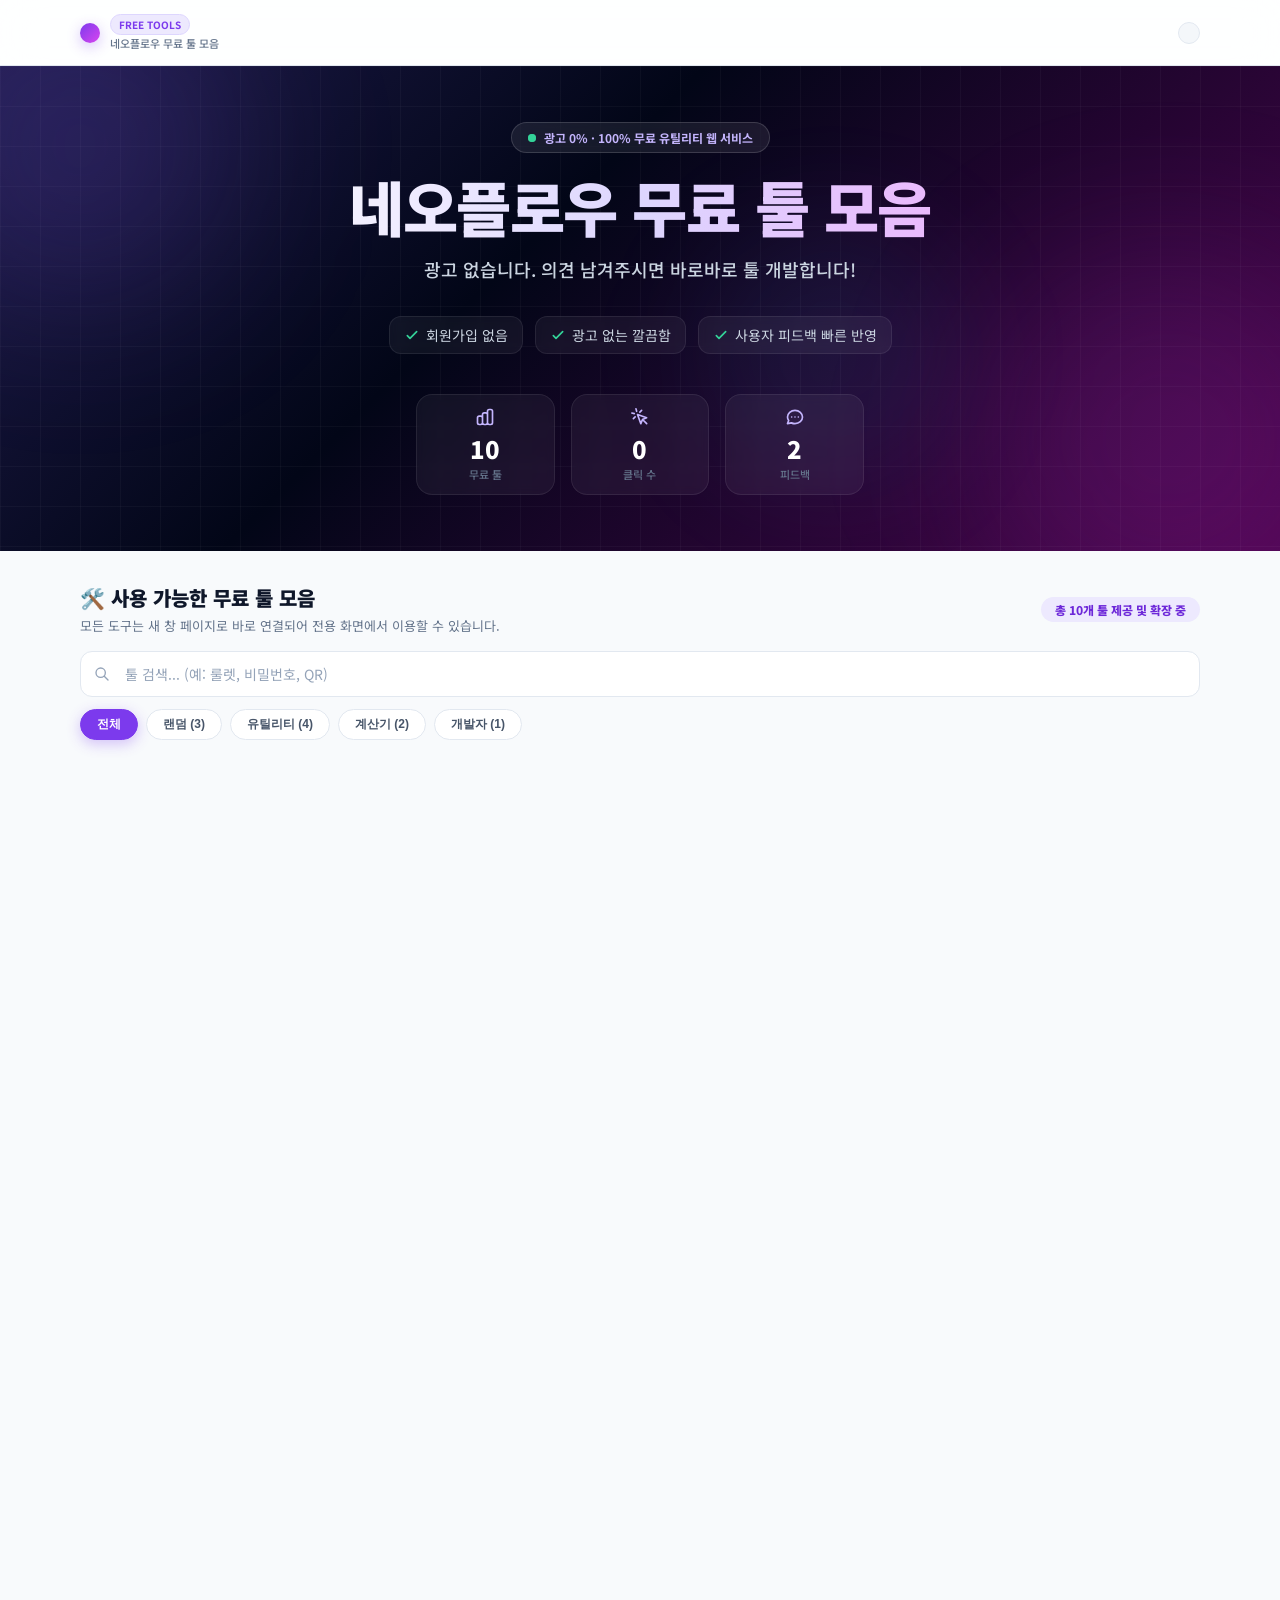
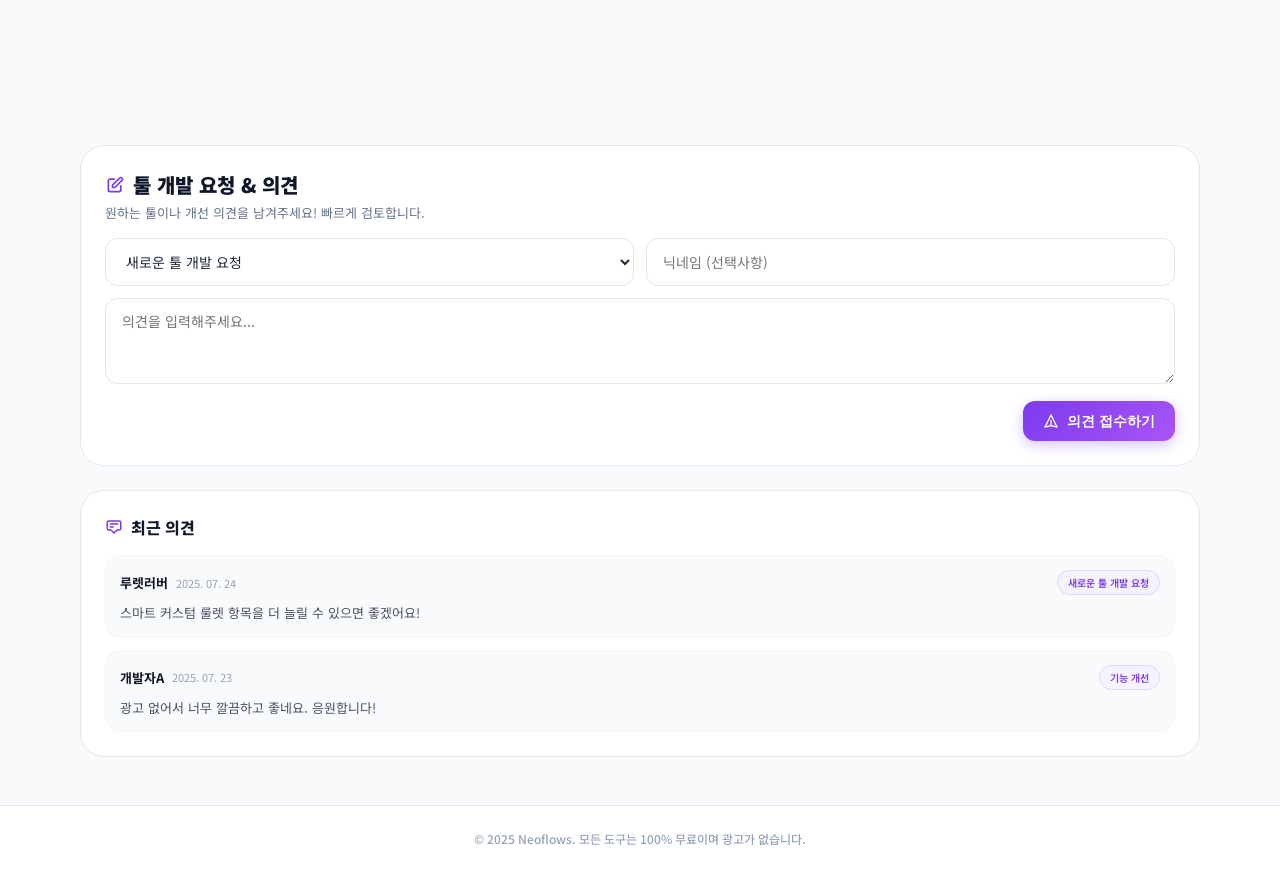
<file: index.html>
<!DOCTYPE html>
<html lang="ko">
<head>
  <meta charset="UTF-8">
  <meta name="viewport" content="width=device-width, initial-scale=1.0">
  <title>네오플로우 무료 툴 모음 - 광고 없는 유용한 도구</title>
  <meta name="description" content="광고 없는 100% 무료 온라인 유틸리티 툴 모음. 룰렛, 비밀번호 생성기, QR코드, 타이머 등 10개+ 도구를 바로 사용하세요.">
  <link rel="preconnect" href="https://fonts.googleapis.com">
  <link rel="preconnect" href="https://fonts.gstatic.com" crossorigin>
  <link href="https://fonts.googleapis.com/css2?family=Noto+Sans+KR:wght@400;500;600;700;800;900&display=swap" rel="stylesheet">
  <link rel="stylesheet" href="css/common.css">
  <style>
    .hero-bg {
      background: linear-gradient(135deg, #1e1b4b 0%, #020617 40%, #4a044e 100%);
      position: relative;
      overflow: hidden;
    }
    .hero-bg::before {
      content: '';
      position: absolute;
      inset: 0;
      background-image: 
        linear-gradient(rgba(255,255,255,0.03) 1px, transparent 1px),
        linear-gradient(90deg, rgba(255,255,255,0.03) 1px, transparent 1px);
      background-size: 40px 40px;
    }
    .hero-orb-1 { position:absolute;top:-5rem;left:-5rem;width:20rem;height:20rem;background:rgba(139,92,246,0.15);border-radius:50%;filter:blur(80px);animation:pulse 4s infinite; }
    .hero-orb-2 { position:absolute;bottom:-5rem;right:-5rem;width:24rem;height:24rem;background:rgba(217,70,239,0.12);border-radius:50%;filter:blur(80px);animation:pulse 4s infinite 1s; }
    .hero-orb-3 { position:absolute;top:33%;right:25%;width:16rem;height:16rem;background:rgba(56,189,248,0.08);border-radius:50%;filter:blur(60px);animation:pulse 4s infinite 2s; }

    .gradient-text {
      background: linear-gradient(to right, #ffffff, #ddd6fe, #f0abfc);
      -webkit-background-clip: text;
      -webkit-text-fill-color: transparent;
      background-clip: text;
    }

    .tool-card { opacity:0; transform: translateY(24px) scale(0.95); transition: all 0.4s cubic-bezier(0.175,0.885,0.32,1.275); }
    .tool-card.visible { opacity:1; transform: translateY(0) scale(1); }
    .tool-card:hover { transform: translateY(-4px) scale(1); }
    .tool-card.visible:hover { transform: translateY(-4px) scale(1); }

    .category-btn { padding:0.375rem 1rem; border-radius:9999px; font-size:0.75rem; font-weight:700; border:1px solid #e2e8f0; background:white; color:#475569; cursor:pointer; transition:all 0.15s; }
    .category-btn:hover { border-color:#c4b5fd; color:#7c3aed; }
    .category-btn.active { background:#7c3aed; color:white; border-color:#7c3aed; box-shadow:0 4px 14px rgba(124,58,237,0.3); }

    .ping-dot { position:relative; display:flex; width:0.5rem; height:0.5rem; }
    .ping-dot::before { content:''; position:absolute; inset:0; border-radius:50%; background:#34d399; opacity:0.75; animation:ping 1.5s cubic-bezier(0,0,0.2,1) infinite; }
    .ping-dot::after { content:''; position:relative; width:0.5rem; height:0.5rem; border-radius:50%; background:#34d399; }
    @keyframes ping { 75%,100% { transform:scale(2.5); opacity:0; } }

    .search-box { position:relative; }
    .search-box svg { position:absolute; left:0.875rem; top:50%; transform:translateY(-50%); width:1rem; height:1rem; color:#94a3b8; pointer-events:none; }
    .search-box input { padding-left:2.75rem; padding-right:2.75rem; }
    .search-clear { position:absolute; right:0.75rem; top:50%; transform:translateY(-50%); background:none; border:none; color:#94a3b8; cursor:pointer; padding:0.25rem; display:none; }
    .search-clear.show { display:flex; }

    .feedback-form select, .feedback-form input, .feedback-form textarea {
      width:100%; padding:0.75rem 1rem; border:1px solid #e2e8f0; border-radius:0.75rem; font-size:0.875rem; font-family:inherit; background:white; color:#1e293b; outline:none; transition:all 0.15s;
    }
    .feedback-form select:focus, .feedback-form input:focus, .feedback-form textarea:focus {
      border-color:#8b5cf6; box-shadow:0 0 0 3px rgba(139,92,246,0.15);
    }
    body.dark .feedback-form select, body.dark .feedback-form input, body.dark .feedback-form textarea {
      background:#0f172a; border-color:#1e293b; color:#e2e8f0;
    }
    body.dark .category-btn { background:#0f172a; border-color:#1e293b; color:#94a3b8; }
    body.dark .category-btn:hover { border-color:#7c3aed; color:#a78bfa; }
    body.dark .category-btn.active { background:#7c3aed; color:white; border-color:#7c3aed; }

    .click-badge {
      position:absolute; top:0.75rem; right:0.75rem;
      font-size:0.625rem; font-weight:700;
      padding:0.125rem 0.5rem; border-radius:9999px;
      background:rgba(0,0,0,0.05); color:#94a3b8;
    }
    body.dark .click-badge { background:rgba(255,255,255,0.05); color:#64748b; }
  </style>
</head>
<body>

  <!-- HEADER -->
  <header class="nf-header">
    <div class="nf-container" style="display:flex;align-items:center;justify-content:space-between;padding-top:0.875rem;padding-bottom:0.875rem;">
      <div style="display:flex;align-items:center;gap:0.625rem;cursor:default;">
        <div style="background:linear-gradient(135deg,#7c3aed,#d946ef);color:white;padding:0.625rem;border-radius:0.75rem;box-shadow:0 4px 14px rgba(124,58,237,0.3);">
          <svg style="width:1.25rem;height:1.25rem" class="sm-hide" fill="none" stroke="currentColor" viewBox="0 0 24 24"><path stroke-linecap="round" stroke-linejoin="round" stroke-width="2.5" d="M13 10V3L4 14h7v7l9-11h-7z"/></svg>
          <svg style="width:1.5rem;height:1.5rem" class="sm-show" fill="none" stroke="currentColor" viewBox="0 0 24 24"><path stroke-linecap="round" stroke-linejoin="round" stroke-width="2.5" d="M13 10V3L4 14h7v7l9-11h-7z"/></svg>
        </div>
        <div>
          <div style="display:flex;align-items:center;gap:0.5rem;">
            <span style="font-size:1.125rem;font-weight:900;color:#0f172a;letter-spacing:-0.025em;" class="sm-hide">Neoflows</span>
            <span style="font-size:1.25rem;font-weight:900;color:#0f172a;letter-spacing:-0.025em;" class="sm-show">Neoflows</span>
            <span style="font-size:0.625rem;font-weight:700;background:#ede9fe;color:#7c3aed;border:1px solid #ddd6fe;padding:0.125rem 0.5rem;border-radius:9999px;white-space:nowrap;">FREE TOOLS</span>
          </div>
          <p style="font-size:0.6875rem;color:#64748b;font-weight:500;">네오플로우 무료 툴 모음</p>
        </div>
      </div>
      <div style="display:flex;align-items:center;gap:0.5rem;">
        <button onclick="toggleDark()" id="darkToggleBtn" class="nf-btn nf-btn-ghost" style="padding:0.625rem;border-radius:0.75rem;" aria-label="다크모드 토글">
          <svg class="w-4 h-4" fill="none" stroke="currentColor" viewBox="0 0 24 24"><path stroke-linecap="round" stroke-linejoin="round" stroke-width="2" d="M20.354 15.354A9 9 0 018.646 3.646 9.003 9.003 0 0012 21a9.003 9.003 0 008.354-5.646z"/></svg>
        </button>
        <button onclick="document.getElementById('feedbackSection').scrollIntoView({behavior:'smooth'})" class="nf-btn nf-btn-primary sm-hide">
          <svg style="width:1rem;height:1rem" fill="none" stroke="currentColor" viewBox="0 0 24 24"><path stroke-linecap="round" stroke-linejoin="round" stroke-width="2.5" d="M12 6v6m0 0v6m0-6h6m-6 0H6"/></svg>
          <span>툴 개발 요청하기</span>
        </button>
        <button onclick="document.getElementById('feedbackSection').scrollIntoView({behavior:'smooth'})" class="nf-btn nf-btn-primary sm-show">
          <svg style="width:1rem;height:1rem" fill="none" stroke="currentColor" viewBox="0 0 24 24"><path stroke-linecap="round" stroke-linejoin="round" stroke-width="2.5" d="M12 6v6m0 0v6m0-6h6m-6 0H6"/></svg>
          <span>요청</span>
        </button>
      </div>
    </div>
  </header>

  <!-- HERO -->
  <section class="hero-bg" style="padding:3.5rem 1rem;text-align:center;color:white;">
    <div class="hero-orb-1"></div>
    <div class="hero-orb-2"></div>
    <div class="hero-orb-3"></div>
    <div style="max-width:56rem;margin:0 auto;position:relative;z-index:10;">
      <div class="animate-float" style="display:inline-flex;align-items:center;gap:0.5rem;background:rgba(255,255,255,0.08);backdrop-filter:blur(12px);border:1px solid rgba(255,255,255,0.15);padding:0.375rem 1rem;border-radius:9999px;font-size:0.75rem;font-weight:700;color:#c4b5fd;margin-bottom:1.25rem;">
        <div class="ping-dot"></div>
        <span>광고 0% · 100% 무료 유틸리티 웹 서비스</span>
      </div>
      <h1 class="gradient-text" style="font-size:clamp(1.875rem,5vw,3.75rem);font-weight:900;line-height:1.1;letter-spacing:-0.025em;margin-bottom:1rem;">네오플로우 무료 툴 모음</h1>
      <p style="font-size:clamp(0.875rem,2vw,1.125rem);color:#cbd5e1;font-weight:500;max-width:42rem;margin:0 auto 2rem;line-height:1.625;">광고 없습니다. 의견 남겨주시면 바로바로 툴 개발합니다!</p>
      <div style="display:flex;flex-wrap:wrap;justify-content:center;align-items:center;gap:0.75rem;font-size:0.875rem;color:#cbd5e1;">
        <div style="display:flex;align-items:center;gap:0.375rem;background:rgba(255,255,255,0.05);border:1px solid rgba(255,255,255,0.08);padding:0.5rem 0.875rem;border-radius:0.75rem;backdrop-filter:blur(4px);">
          <svg style="width:1rem;height:1rem;color:#34d399" fill="none" stroke="currentColor" viewBox="0 0 24 24"><path stroke-linecap="round" stroke-linejoin="round" stroke-width="2.5" d="M5 13l4 4L19 7"/></svg>
          <span>회원가입 없음</span>
        </div>
        <div style="display:flex;align-items:center;gap:0.375rem;background:rgba(255,255,255,0.05);border:1px solid rgba(255,255,255,0.08);padding:0.5rem 0.875rem;border-radius:0.75rem;backdrop-filter:blur(4px);">
          <svg style="width:1rem;height:1rem;color:#34d399" fill="none" stroke="currentColor" viewBox="0 0 24 24"><path stroke-linecap="round" stroke-linejoin="round" stroke-width="2.5" d="M5 13l4 4L19 7"/></svg>
          <span>광고 없는 깔끔함</span>
        </div>
        <div style="display:flex;align-items:center;gap:0.375rem;background:rgba(255,255,255,0.05);border:1px solid rgba(255,255,255,0.08);padding:0.5rem 0.875rem;border-radius:0.75rem;backdrop-filter:blur(4px);">
          <svg style="width:1rem;height:1rem;color:#34d399" fill="none" stroke="currentColor" viewBox="0 0 24 24"><path stroke-linecap="round" stroke-linejoin="round" stroke-width="2.5" d="M5 13l4 4L19 7"/></svg>
          <span>사용자 피드백 빠른 반영</span>
        </div>
      </div>
      <!-- Stats -->
      <div style="margin-top:2.5rem;display:grid;grid-template-columns:repeat(3,1fr);gap:1rem;max-width:28rem;margin-left:auto;margin-right:auto;">
        <div style="background:rgba(255,255,255,0.05);border:1px solid rgba(255,255,255,0.08);border-radius:1rem;padding:0.75rem 1rem;backdrop-filter:blur(4px);">
          <div style="display:flex;justify-content:center;margin-bottom:0.25rem;color:#c4b5fd;"><svg style="width:1.25rem;height:1.25rem" fill="none" stroke="currentColor" viewBox="0 0 24 24"><path stroke-linecap="round" stroke-linejoin="round" stroke-width="2" d="M9 19v-6a2 2 0 00-2-2H5a2 2 0 00-2 2v6a2 2 0 002 2h2a2 2 0 002-2zm0 0V9a2 2 0 012-2h2a2 2 0 012 2v10m-6 0a2 2 0 002 2h2a2 2 0 002-2m0 0V5a2 2 0 012-2h2a2 2 0 012 2v14a2 2 0 01-2 2h-2a2 2 0 01-2-2z"/></svg></div>
          <div id="statTools" style="font-size:1.5rem;font-weight:900;color:white;">10</div>
          <div style="font-size:0.6875rem;color:#64748b;font-weight:500;">무료 툴</div>
        </div>
        <div style="background:rgba(255,255,255,0.05);border:1px solid rgba(255,255,255,0.08);border-radius:1rem;padding:0.75rem 1rem;backdrop-filter:blur(4px);">
          <div style="display:flex;justify-content:center;margin-bottom:0.25rem;color:#c4b5fd;"><svg style="width:1.25rem;height:1.25rem" fill="none" stroke="currentColor" viewBox="0 0 24 24"><path stroke-linecap="round" stroke-linejoin="round" stroke-width="2" d="M15 15l-2 5L9 9l11 4-5 2zm0 0l5 5M7.188 2.239l.777 2.897M5.136 7.965l-2.898-.777M13.95 4.05l-2.122 2.122m-5.657 5.656l-2.12 2.122"/></svg></div>
          <div id="statClicks" style="font-size:1.5rem;font-weight:900;color:white;">0</div>
          <div style="font-size:0.6875rem;color:#64748b;font-weight:500;">클릭 수</div>
        </div>
        <div style="background:rgba(255,255,255,0.05);border:1px solid rgba(255,255,255,0.08);border-radius:1rem;padding:0.75rem 1rem;backdrop-filter:blur(4px);">
          <div style="display:flex;justify-content:center;margin-bottom:0.25rem;color:#c4b5fd;"><svg style="width:1.25rem;height:1.25rem" fill="none" stroke="currentColor" viewBox="0 0 24 24"><path stroke-linecap="round" stroke-linejoin="round" stroke-width="2" d="M8 12h.01M12 12h.01M16 12h.01M21 12c0 4.418-4.03 8-9 8a9.863 9.863 0 01-4.255-.949L3 20l1.395-3.72C3.512 15.042 3 13.574 3 12c0-4.418 4.03-8 9-8s9 3.582 9 8z"/></svg></div>
          <div id="statFeedbacks" style="font-size:1.5rem;font-weight:900;color:white;">2</div>
          <div style="font-size:0.6875rem;color:#64748b;font-weight:500;">피드백</div>
        </div>
      </div>
    </div>
  </section>

  <!-- TOOLS SECTION -->
  <main style="max-width:72rem;margin:0 auto;padding:2rem 1rem 3rem;">
    <section>
      <div style="margin-bottom:1.5rem;">
        <div style="display:flex;flex-wrap:wrap;align-items:center;justify-content:space-between;gap:0.75rem;margin-bottom:1rem;">
          <div>
            <h2 style="font-size:1.25rem;font-weight:900;color:#0f172a;display:flex;align-items:center;gap:0.5rem;">
              🛠️ 사용 가능한 무료 툴 모음
            </h2>
            <p style="font-size:0.8125rem;color:#64748b;margin-top:0.25rem;">모든 도구는 새 창 페이지로 바로 연결되어 전용 화면에서 이용할 수 있습니다.</p>
          </div>
          <span style="font-size:0.75rem;font-weight:800;background:#ede9fe;color:#6d28d9;padding:0.25rem 0.875rem;border-radius:9999px;white-space:nowrap;">총 10개 툴 제공 및 확장 중</span>
        </div>

        <!-- Search -->
        <div class="search-box" style="margin-bottom:0.75rem;">
          <svg fill="none" stroke="currentColor" viewBox="0 0 24 24"><path stroke-linecap="round" stroke-linejoin="round" stroke-width="2" d="M21 21l-6-6m2-5a7 7 0 11-14 0 7 7 0 0114 0z"/></svg>
          <input type="text" id="searchInput" class="nf-input" placeholder="툴 검색... (예: 룰렛, 비밀번호, QR)" oninput="filterTools()">
          <button class="search-clear" id="searchClear" onclick="clearSearch()">
            <svg style="width:1rem;height:1rem" fill="none" stroke="currentColor" viewBox="0 0 24 24"><path stroke-linecap="round" stroke-linejoin="round" stroke-width="2" d="M6 18L18 6M6 6l12 12"/></svg>
          </button>
        </div>

        <!-- Categories -->
        <div id="categoryBar" style="display:flex;flex-wrap:wrap;gap:0.5rem;">
          <button class="category-btn active" onclick="setCategory('전체',this)">전체</button>
          <button class="category-btn" onclick="setCategory('랜덤',this)">랜덤 (3)</button>
          <button class="category-btn" onclick="setCategory('유틸리티',this)">유틸리티 (4)</button>
          <button class="category-btn" onclick="setCategory('계산기',this)">계산기 (2)</button>
          <button class="category-btn" onclick="setCategory('개발자',this)">개발자 (1)</button>
        </div>
      </div>

      <!-- Tool Cards Grid -->
      <div id="toolsGrid" style="display:grid;grid-template-columns:repeat(auto-fill,minmax(320px,1fr));gap:1.25rem;">
      </div>

      <!-- Empty State -->
      <div id="emptyState" style="display:none;text-align:center;padding:5rem 1rem;">
        <svg style="width:3rem;height:3rem;color:#cbd5e1;margin:0 auto 0.75rem" fill="none" stroke="currentColor" viewBox="0 0 24 24"><path stroke-linecap="round" stroke-linejoin="round" stroke-width="2" d="M21 21l-6-6m2-5a7 7 0 11-14 0 7 7 0 0114 0z"/></svg>
        <p style="color:#64748b;font-weight:500;">검색 결과가 없습니다.</p>
      </div>
    </section>

    <!-- FEEDBACK SECTION -->
    <section id="feedbackSection" style="margin-top:3rem;">
      <div style="display:grid;grid-template-columns:1fr;gap:1.5rem;">
        <!-- Feedback Form -->
        <div class="nf-card">
          <h2 style="font-size:1.25rem;font-weight:900;color:#0f172a;margin-bottom:0.25rem;display:flex;align-items:center;gap:0.5rem;">
            <svg style="width:1.25rem;height:1.25rem;color:#7c3aed" fill="none" stroke="currentColor" viewBox="0 0 24 24"><path stroke-linecap="round" stroke-linejoin="round" stroke-width="2" d="M11 5H6a2 2 0 00-2 2v11a2 2 0 002 2h11a2 2 0 002-2v-5m-1.414-9.414a2 2 0 112.828 2.828L11.828 15H9v-2.828l8.586-8.586z"/></svg>
            툴 개발 요청 & 의견
          </h2>
          <p style="font-size:0.8125rem;color:#64748b;margin-bottom:1rem;">원하는 툴이나 개선 의견을 남겨주세요! 빠르게 검토합니다.</p>
          <form class="feedback-form" onsubmit="submitFeedback(event)">
            <div style="display:grid;grid-template-columns:1fr 1fr;gap:0.75rem;margin-bottom:0.75rem;">
              <select id="fbCategory">
                <option value="새로운 툴 개발 요청">새로운 툴 개발 요청</option>
                <option value="기능 개선">기능 개선</option>
                <option value="버그 신고">버그 신고</option>
                <option value="기타 의견">기타 의견</option>
              </select>
              <input type="text" id="fbAuthor" placeholder="닉네임 (선택사항)">
            </div>
            <textarea id="fbContent" placeholder="의견을 입력해주세요..." rows="3" style="min-height:80px;" required></textarea>
            <div style="margin-top:0.75rem;text-align:right;">
              <button type="submit" class="nf-btn nf-btn-primary">
                <svg style="width:1rem;height:1rem" fill="none" stroke="currentColor" viewBox="0 0 24 24"><path stroke-linecap="round" stroke-linejoin="round" stroke-width="2" d="M12 19l9 2-9-18-9 18 9-2zm0 0v-8"/></svg>
                <span>의견 접수하기</span>
              </button>
            </div>
          </form>
        </div>

        <!-- Feedback List -->
        <div class="nf-card">
          <h3 style="font-size:1rem;font-weight:800;color:#0f172a;margin-bottom:1rem;display:flex;align-items:center;gap:0.5rem;">
            <svg style="width:1.125rem;height:1.125rem;color:#7c3aed" fill="none" stroke="currentColor" viewBox="0 0 24 24"><path stroke-linecap="round" stroke-linejoin="round" stroke-width="2" d="M7 8h10M7 12h4m1 8l-4-4H5a2 2 0 01-2-2V6a2 2 0 012-2h14a2 2 0 012 2v8a2 2 0 01-2 2h-3l-4 4z"/></svg>
            최근 의견
          </h3>
          <div id="feedbackList" style="max-height:24rem;overflow-y:auto;display:flex;flex-direction:column;gap:0.75rem;"></div>
        </div>
      </div>
    </section>
  </main>

  <!-- FOOTER -->
  <footer class="nf-footer" style="padding:1.5rem 1rem;text-align:center;">
    <div class="nf-container">
      <p style="font-size:0.75rem;color:#94a3b8;font-weight:500;">© 2025 Neoflows. 모든 도구는 100% 무료이며 광고가 없습니다.</p>
    </div>
  </footer>

  <!-- Back to Top -->
  <button id="nfTopBtn" class="nf-top-btn" aria-label="맨 위로">
    <svg style="width:1.125rem;height:1.125rem" fill="none" stroke="currentColor" viewBox="0 0 24 24"><path stroke-linecap="round" stroke-linejoin="round" stroke-width="2.5" d="M5 15l7-7 7 7"/></svg>
  </button>

  <script src="js/common.js"></script>
  <script>
    /* ===== Tool Data ===== */
    const tools = [
      {
        id: 'roulette', title: '스마트 커스텀 룰렛',
        description: '원하는 항목을 자유롭게 편집하고 돌려보세요! 2줄 멀티라인 지원, IP 기반 당첨 기록 조회.',
        tags: ['#커스텀룰렛', '#점심메뉴', '#추첨기'], category: '랜덤',
        icon: '<svg class="w-7 h-7" fill="none" stroke="currentColor" viewBox="0 0 24 24"><path stroke-linecap="round" stroke-linejoin="round" stroke-width="2" d="M4 4v5h.582m15.356 2A8.001 8.001 0 004.582 9m0 0H9m11 11v-5h-.581m0 0a8.003 8.003 0 01-15.357-2m15.357 2H15"/></svg>',
        url: 'roulette.html', buttonText: '룰렛 시작하기',
        color: '#7c3aed', bgLight: '#f5f3ff', bgDark: 'rgba(124,58,237,0.08)', borderColor: '#c4b5fd'
      },
      {
        id: 'number-picker', title: '숫자 뽑기 (랜덤 번호 추첨)',
        description: '원하는 범위를 설정하여 행운의 숫자, 로또 번호, 이벤트 당첨자 번호를 무작위로 추출합니다.',
        tags: ['#숫자추첨', '#랜덤생성', '#이벤트'], category: '랜덤',
        icon: '<svg class="w-7 h-7" fill="none" stroke="currentColor" viewBox="0 0 24 24"><path stroke-linecap="round" stroke-linejoin="round" stroke-width="2" d="M7 20l4-16m2 16l4-16M6 9h14M4 15h14"/></svg>',
        url: 'number-picker.html', buttonText: '숫자뽑기 시작',
        color: '#f59e0b', bgLight: '#fffbeb', bgDark: 'rgba(245,158,11,0.08)', borderColor: '#fcd34d'
      },
      {
        id: 'seat-picker', title: '자리 랜덤 뽑기',
        description: '학교 교실, 회의실, 모임의 자리를 공정하게 랜덤으로 배치하고 한눈에 조망합니다.',
        tags: ['#자리배치', '#교실자리', '#랜덤섞기'], category: '랜덤',
        icon: '<svg class="w-7 h-7" fill="none" stroke="currentColor" viewBox="0 0 24 24"><path stroke-linecap="round" stroke-linejoin="round" stroke-width="2" d="M4 6a2 2 0 012-2h2a2 2 0 012 2v2a2 2 0 01-2 2H6a2 2 0 01-2-2V6zm10 0a2 2 0 012-2h2a2 2 0 012 2v2a2 2 0 01-2 2h-2a2 2 0 01-2-2V6zM4 16a2 2 0 012-2h2a2 2 0 012 2v2a2 2 0 01-2 2H6a2 2 0 01-2-2v-2zm10 0a2 2 0 012-2h2a2 2 0 012 2v2a2 2 0 01-2 2h-2a2 2 0 01-2-2v-2z"/></svg>',
        url: 'seat-picker.html', buttonText: '자리배치 시작',
        color: '#0284c7', bgLight: '#f0f9ff', bgDark: 'rgba(2,132,199,0.08)', borderColor: '#7dd3fc'
      },
      {
        id: 'password-generator', title: '비밀번호 생성기',
        description: '해킹 위험 없는 강력한 무작위 보안 암호를 클릭 한번으로 손쉽게 생성합니다.',
        tags: ['#비밀번호', '#보안', '#암호생성'], category: '유틸리티',
        icon: '<svg class="w-7 h-7" fill="none" stroke="currentColor" viewBox="0 0 24 24"><path stroke-linecap="round" stroke-linejoin="round" stroke-width="2" d="M12 15v2m-6 4h12a2 2 0 002-2v-6a2 2 0 00-2-2H6a2 2 0 00-2 2v6a2 2 0 002 2zm10-10V7a4 4 0 00-8 0v4h8z"/></svg>',
        url: 'password-generator.html', buttonText: '비밀번호 생성',
        color: '#059669', bgLight: '#ecfdf5', bgDark: 'rgba(5,150,105,0.08)', borderColor: '#6ee7b7'
      },
      {
        id: 'notepad', title: '빠른 웹 메모장',
        description: '급한 아이디어나 메모를 빠르게 기록하세요. 창을 닫아도 내 브라우저에 안전하게 자동 저장됩니다.',
        tags: ['#메모장', '#빠른기록', '#자동저장'], category: '유틸리티',
        icon: '<svg class="w-7 h-7" fill="none" stroke="currentColor" viewBox="0 0 24 24"><path stroke-linecap="round" stroke-linejoin="round" stroke-width="2" d="M11 5H6a2 2 0 00-2 2v11a2 2 0 002 2h11a2 2 0 002-2v-5m-1.414-9.414a2 2 0 112.828 2.828L11.828 15H9v-2.828l8.586-8.586z"/></svg>',
        url: 'notepad.html', buttonText: '메모장 열기',
        color: '#9333ea', bgLight: '#faf5ff', bgDark: 'rgba(147,51,234,0.08)', borderColor: '#d8b4fe'
      },
      {
        id: 'dday-calculator', title: 'D-Day & 날짜 계산기',
        description: '중요한 일정, 시험, 연애 기념일 D-day 및 날짜 간격을 빠르고 정확하게 계산합니다.',
        tags: ['#D-Day', '#날짜계산', '#기념일'], category: '계산기',
        icon: '<svg class="w-7 h-7" fill="none" stroke="currentColor" viewBox="0 0 24 24"><path stroke-linecap="round" stroke-linejoin="round" stroke-width="2" d="M8 7V3m8 4V3m-9 8h10M5 21h14a2 2 0 002-2V7a2 2 0 00-2-2H5a2 2 0 00-2 2v12a2 2 0 002 2z"/></svg>',
        url: 'dday-calculator.html', buttonText: 'D-Day 계산',
        color: '#e11d48', bgLight: '#fff1f2', bgDark: 'rgba(225,29,72,0.08)', borderColor: '#fda4af'
      },
      {
        id: 'character-counter', title: '글자수 세기 (공백 포함/제외)',
        description: '자소서 및 레포트 작성 시 공백 포함/제외 글자 수, 원고지 분량, 바이트(Byte) 수를 실시간 계산합니다.',
        tags: ['#글자수세기', '#원고지', '#바이트수'], category: '계산기',
        icon: '<svg class="w-7 h-7" fill="none" stroke="currentColor" viewBox="0 0 24 24"><path stroke-linecap="round" stroke-linejoin="round" stroke-width="2" d="M4 6h16M4 12h16M4 18h7"/></svg>',
        url: 'character-counter.html', buttonText: '글자수 세기',
        color: '#0891b2', bgLight: '#ecfeff', bgDark: 'rgba(8,145,178,0.08)', borderColor: '#67e8f9'
      },
      {
        id: 'qr-generator', title: '무료 QR 코드 생성기',
        description: '원하는 웹사이트 주소나 텍스트를 고화질 QR 코드로 제작하여 다운로드합니다.',
        tags: ['#QR코드', '#생성기', '#다운로드'], category: '유틸리티',
        icon: '<svg class="w-7 h-7" fill="none" stroke="currentColor" viewBox="0 0 24 24"><path stroke-linecap="round" stroke-linejoin="round" stroke-width="2" d="M12 4v1m6 11h2m-6 0h-2v4m0-11v3m0 0h.01M12 12h4.01M16 20h4M4 12h4m12 0h.01M5 8h2a1 1 0 001-1V5a1 1 0 00-1-1H5a1 1 0 00-1 1v2a1 1 0 001 1zm12 0h2a1 1 0 001-1V5a1 1 0 00-1-1h-2a1 1 0 00-1 1v2a1 1 0 001 1zM5 20h2a1 1 0 001-1v-2a1 1 0 00-1-1H5a1 1 0 00-1 1v2a1 1 0 001 1z"/></svg>',
        url: 'qr-generator.html', buttonText: 'QR 생성하기',
        color: '#0d9488', bgLight: '#f0fdfa', bgDark: 'rgba(13,148,136,0.08)', borderColor: '#5eead4'
      },
      {
        id: 'timer', title: '스톱워치 & 뽀모도로 타이머',
        description: '공부 집중을 위한 뽀모도로 타이머 및 랩타임 측정이 가능한 깔끔한 스톱워치.',
        tags: ['#스톱워치', '#뽀모도로', '#집중'], category: '유틸리티',
        icon: '<svg class="w-7 h-7" fill="none" stroke="currentColor" viewBox="0 0 24 24"><path stroke-linecap="round" stroke-linejoin="round" stroke-width="2" d="M12 8v4l3 3m6-3a9 9 0 11-18 0 9 9 0 0118 0z"/></svg>',
        url: 'timer.html', buttonText: '타이머 시작',
        color: '#ea580c', bgLight: '#fff7ed', bgDark: 'rgba(234,88,12,0.08)', borderColor: '#fdba74'
      },
      {
        id: 'color-palette', title: 'CSS 그라디언트 생성기',
        description: '디자이너와 개발자를 위한 아름다운 배경 색상 그라디언트 조합 생성 및 코드 복사.',
        tags: ['#그라디언트', '#CSS', '#색상조합'], category: '개발자',
        icon: '<svg class="w-7 h-7" fill="none" stroke="currentColor" viewBox="0 0 24 24"><path stroke-linecap="round" stroke-linejoin="round" stroke-width="2" d="M7 21a4 4 0 01-4-4V5a2 2 0 012-2h4a2 2 0 012 2v12a4 4 0 01-4 4zm0 0h12a2 2 0 002-2v-4a2 2 0 00-2-2h-2.343M11 7.343l1.657-1.657a2 2 0 012.828 0l2.829 2.829a2 2 0 010 2.828l-8.486 8.485M7 17h.01"/></svg>',
        url: 'color-palette.html', buttonText: '그라디언트 만들기',
        color: '#db2777', bgLight: '#fdf2f8', bgDark: 'rgba(219,39,119,0.08)', borderColor: '#f9a8d4'
      }
    ];

    let activeCategory = '전체';
    let clicks = JSON.parse(localStorage.getItem('nf_clicks') || '{}');
    const INITIAL_FEEDBACKS = [
      { id: 'init-1', category: '새로운 툴 개발 요청', author: '루렛러버', content: '스마트 커스텀 룰렛 항목을 더 늘릴 수 있으면 좋겠어요!', date: '2025. 07. 24' },
      { id: 'init-2', category: '기능 개선', author: '개발자A', content: '광고 없어서 너무 깔끔하고 좋네요. 응원합니다!', date: '2025. 07. 23' }
    ];
    let feedbacks = JSON.parse(localStorage.getItem('nf_feedbacks') || 'null') || INITIAL_FEEDBACKS;

    /* ===== Render Tools ===== */
    function renderTools(list) {
      const grid = document.getElementById('toolsGrid');
      const empty = document.getElementById('emptyState');
      if (list.length === 0) {
        grid.innerHTML = '';
        empty.style.display = 'block';
        return;
      }
      empty.style.display = 'none';
      grid.innerHTML = list.map((t, i) => {
        const count = clicks[t.id] || 0;
        return `
        <div class="tool-card nf-card nf-card-hover" style="opacity:0;transition-delay:${i * 0.06}s;position:relative;"
             onclick="openTool('${t.url}','${t.id}')"
             onmouseenter="this.style.borderColor='${t.borderColor}'" onmouseleave="this.style.borderColor=''">
          ${count > 0 ? `<div class="click-badge">${count}회</div>` : ''}
          <div style="display:flex;align-items:start;gap:1rem;margin-bottom:1rem;">
            <div style="background:${t.bgLight};color:${t.color};padding:0.75rem;border-radius:1rem;flex-shrink:0;display:flex;align-items:center;justify-content:center;">
              ${t.icon}
            </div>
            <div style="flex:1;min-width:0;">
              <h3 style="font-size:1rem;font-weight:800;color:#0f172a;line-height:1.4;margin-bottom:0.25rem;">${t.title}</h3>
              <p style="font-size:0.8125rem;color:#64748b;line-height:1.5;">${t.description}</p>
            </div>
          </div>
          <div style="display:flex;flex-wrap:wrap;gap:0.375rem;margin-bottom:1rem;">
            ${t.tags.map(tag => `<span class="nf-badge" style="background:${t.bgLight};color:${t.color};border-color:${t.borderColor};font-size:0.6875rem;">${tag}</span>`).join('')}
          </div>
          <button class="nf-btn" style="width:100%;background:${t.color};color:white;" 
                  onmouseenter="this.style.opacity='0.9'" onmouseleave="this.style.opacity='1'">
            <svg style="width:1rem;height:1rem" fill="none" stroke="currentColor" viewBox="0 0 24 24"><path stroke-linecap="round" stroke-linejoin="round" stroke-width="2" d="M10 6H6a2 2 0 00-2 2v10a2 2 0 002 2h10a2 2 0 002-2v-4M14 4h6m0 0v6m0-6L10 14"/></svg>
            ${t.buttonText}
          </button>
        </div>`;
      }).join('');

      // Animate cards in
      requestAnimationFrame(() => {
        grid.querySelectorAll('.tool-card').forEach((card, i) => {
          setTimeout(() => card.classList.add('visible'), i * 60);
        });
      });
    }

    function openTool(url, id) {
      clicks[id] = (clicks[id] || 0) + 1;
      localStorage.setItem('nf_clicks', JSON.stringify(clicks));
      updateStats();
      window.open(url, '_blank', 'noopener,noreferrer');
    }

    function filterTools() {
      const q = document.getElementById('searchInput').value.toLowerCase();
      const clearBtn = document.getElementById('searchClear');
      clearBtn.classList.toggle('show', q.length > 0);
      const filtered = tools.filter(t => {
        const matchSearch = !q || t.title.toLowerCase().includes(q) || t.description.toLowerCase().includes(q) || t.tags.some(tag => tag.includes(q));
        const matchCat = activeCategory === '전체' || t.category === activeCategory;
        return matchSearch && matchCat;
      });
      renderTools(filtered);
    }

    function clearSearch() {
      document.getElementById('searchInput').value = '';
      filterTools();
    }

    function setCategory(cat, btn) {
      activeCategory = cat;
      document.querySelectorAll('.category-btn').forEach(b => b.classList.remove('active'));
      btn.classList.add('active');
      filterTools();
    }

    /* ===== Feedback ===== */
    function renderFeedbacks() {
      const list = document.getElementById('feedbackList');
      if (feedbacks.length === 0) {
        list.innerHTML = '<p style="text-align:center;color:#94a3b8;padding:2rem;font-size:0.875rem;">아직 의견이 없습니다.</p>';
        return;
      }
      list.innerHTML = feedbacks.map(fb => `
        <div class="animate-fade-in" style="padding:0.875rem;border-radius:1rem;border:1px solid #f1f5f9;background:#f8fafc;">
          <div style="display:flex;align-items:center;justify-content:space-between;margin-bottom:0.5rem;">
            <div style="display:flex;align-items:center;gap:0.5rem;">
              <span style="font-size:0.8125rem;font-weight:700;color:#0f172a;">${fb.author}</span>
              <span style="font-size:0.6875rem;color:#94a3b8;">${fb.date}</span>
            </div>
            <span class="nf-badge" style="background:#f5f3ff;color:#7c3aed;border-color:#ddd6fe;font-size:0.625rem;">${fb.category}</span>
          </div>
          <p style="font-size:0.8125rem;color:#475569;line-height:1.5;">${fb.content}</p>
        </div>
      `).join('');
    }

    function submitFeedback(e) {
      e.preventDefault();
      const content = document.getElementById('fbContent').value.trim();
      if (!content) return;
      const now = new Date();
      const dateStr = `${now.getFullYear()}. ${String(now.getMonth()+1).padStart(2,'0')}. ${String(now.getDate()).padStart(2,'0')}`;
      const fb = {
        id: 'fb-' + Date.now(),
        category: document.getElementById('fbCategory').value,
        author: document.getElementById('fbAuthor').value.trim() || '익명',
        content: content,
        date: dateStr
      };
      feedbacks = [fb, ...feedbacks];
      localStorage.setItem('nf_feedbacks', JSON.stringify(feedbacks));
      document.getElementById('fbContent').value = '';
      document.getElementById('fbAuthor').value = '';
      renderFeedbacks();
      updateStats();
      showToast('의견이 성공적으로 접수되었습니다! 빠르게 검토하겠습니다.');
    }

    /* ===== Stats ===== */
    function updateStats() {
      const totalClicks = Object.values(clicks).reduce((a,b) => a + b, 0);
      document.getElementById('statClicks').textContent = totalClicks;
      document.getElementById('statFeedbacks').textContent = feedbacks.length;
    }

    /* ===== Dark mode style overrides ===== */
    function applyDarkOverrides() {
      const isDark = document.body.classList.contains('dark');
      // Update hero gradient for dark (same, it's already dark)
      // Update card colors
      document.querySelectorAll('.tool-card .nf-badge').forEach(b => {
        // badges already have inline styles from render, keep them
      });
      // Update text colors in cards
      document.querySelectorAll('.tool-card h3').forEach(h => {
        h.style.color = isDark ? '#f8fafc' : '#0f172a';
      });
      document.querySelectorAll('.tool-card p').forEach(p => {
        p.style.color = isDark ? '#94a3b8' : '#64748b';
      });
      // Update section titles
      document.querySelectorAll('h2').forEach(h => {
        if (h.style.color) h.style.color = isDark ? '#f8fafc' : '#0f172a';
      });
      // Header logo
      document.querySelectorAll('.nf-header span[style*="font-weight:900"]').forEach(s => {
        s.style.color = isDark ? '#f8fafc' : '#0f172a';
      });
      // Search input
      const si = document.getElementById('searchInput');
      if (si) {
        si.style.background = isDark ? '#0f172a' : 'white';
        si.style.borderColor = isDark ? '#1e293b' : '#e2e8f0';
        si.style.color = isDark ? '#e2e8f0' : '#1e293b';
      }
      // Feedback items
      document.querySelectorAll('#feedbackList > div').forEach(d => {
        d.style.background = isDark ? '#1e293b' : '#f8fafc';
        d.style.borderColor = isDark ? '#334155' : '#f1f5f9';
        d.querySelectorAll('span[style*="font-weight:700"]').forEach(s => {
          s.style.color = isDark ? '#f8fafc' : '#0f172a';
        });
        d.querySelectorAll('p').forEach(p => {
          p.style.color = isDark ? '#cbd5e1' : '#475569';
        });
      });
      // Form elements
      document.querySelectorAll('.feedback-form select, .feedback-form input, .feedback-form textarea').forEach(el => {
        el.style.background = isDark ? '#0f172a' : 'white';
        el.style.borderColor = isDark ? '#1e293b' : '#e2e8f0';
        el.style.color = isDark ? '#e2e8f0' : '#1e293b';
      });
    }

    // Observe dark class changes
    const darkObs = new MutationObserver(() => {
      updateDarkIcon(document.body.classList.contains('dark'));
      applyDarkOverrides();
    });

    /* ===== Init ===== */
    document.addEventListener('DOMContentLoaded', () => {
      commonInit();
      renderTools(tools);
      renderFeedbacks();
      updateStats();
      applyDarkOverrides();
      darkObs.observe(document.body, { attributes: true, attributeFilter: ['class'] });
    });
  </script>

  <!-- Responsive font-size helper -->
  <style>
    @media (min-width: 640px) {
      .sm-hide { display: none !important; }
    }
    @media (max-width: 639px) {
      .sm-show { display: flex !important; }
    }
    @media (min-width: 640px) {
      .sm-show { display: none !important; }
    }
    @media (max-width: 639px) {
      .sm-hide { display: flex !important; }
    }
  </style>
</body>
</html>
</file>
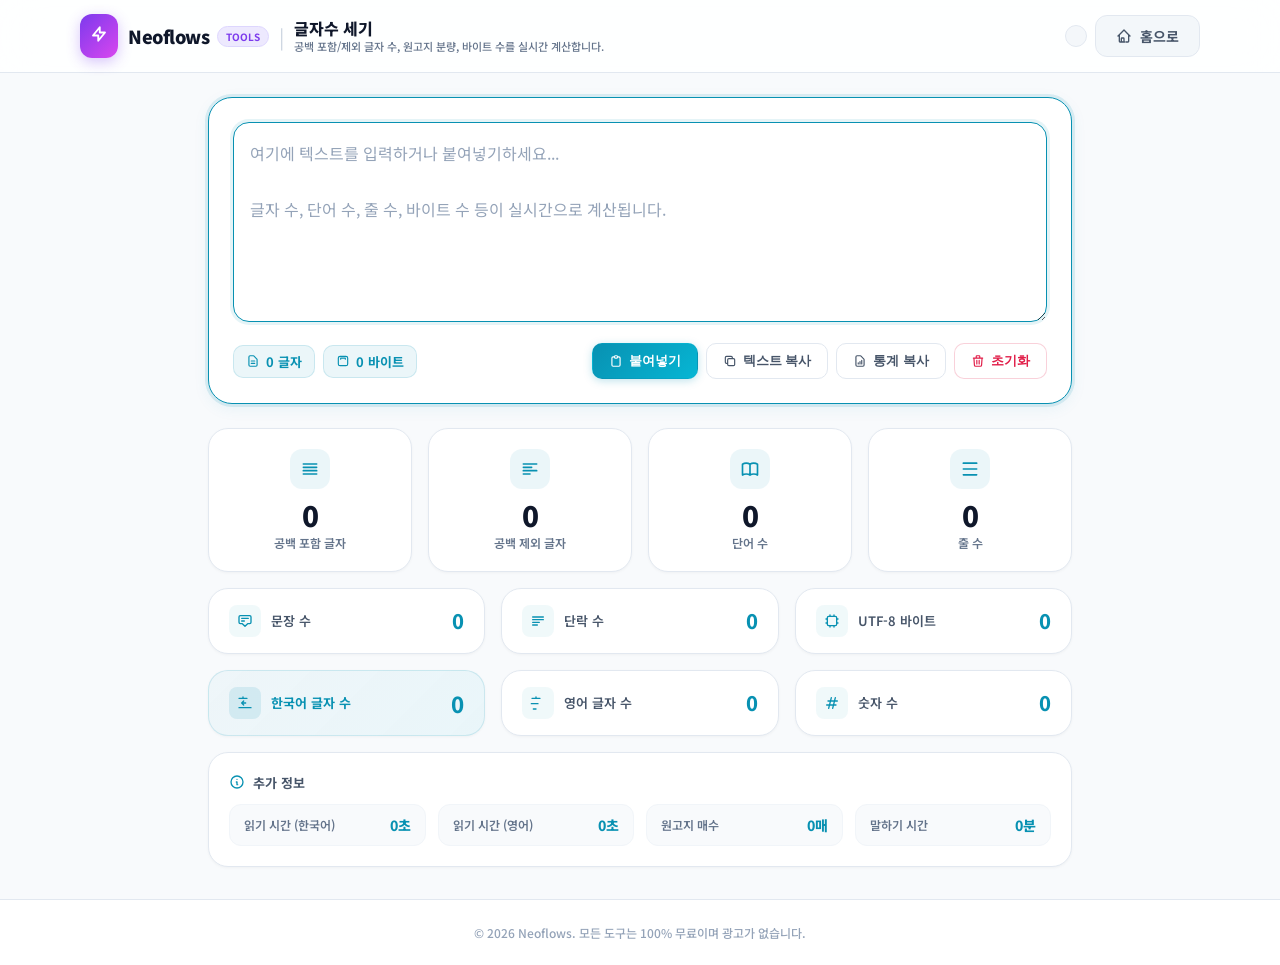
<file: character-counter.html>
<!DOCTYPE html>
<html lang="ko">
<head>
  <meta charset="UTF-8">
  <meta name="viewport" content="width=device-width, initial-scale=1.0">
  <title>글자수 세기 (실시간 문자·바이트 계산기) | Neoflows Tools</title>
  <meta name="description" content="공백 포함/제외 글자 수, 단어 수, 줄 수, 문장 수, 단락 수, UTF-8 바이트 수, 한국어 글자 수를 실시간으로 계산합니다.">
  <!-- Google Fonts (Noto Sans KR) -->
  <link rel="preconnect" href="https://fonts.googleapis.com">
  <link rel="preconnect" href="https://fonts.gstatic.com" crossorigin>
  <link href="https://fonts.googleapis.com/css2?family=Noto+Sans+KR:wght@400;500;600;700;800;900&display=swap" rel="stylesheet">
  <!-- Shared Styles -->
  <link rel="stylesheet" href="css/common.css">
  <style>
    /* ======================================== */
    /*  Character Counter Page Styles           */
    /*  Theme: CYAN (#0891b2)                   */
    /* ======================================== */

    /* Page layout */
    .cc-page {
      min-height: 100vh;
      display: flex;
      flex-direction: column;
    }

    /* Main content area */
    .cc-main {
      flex: 1;
      padding: 1.5rem 1rem 2rem;
    }

    /* Textarea card */
    .cc-textarea-card {
      background: white;
      border: 1px solid #e2e8f0;
      border-radius: 1.5rem;
      padding: 1.5rem;
      margin-bottom: 1.5rem;
      box-shadow: 0 1px 3px rgba(0,0,0,0.04), 0 4px 12px rgba(0,0,0,0.03);
      transition: box-shadow 0.2s ease;
    }
    .cc-textarea-card:focus-within {
      box-shadow: 0 0 0 3px rgba(8,145,178,0.12), 0 4px 16px rgba(8,145,178,0.08);
      border-color: #0891b2;
    }

    /* Textarea */
    .cc-textarea {
      width: 100%;
      min-height: 200px;
      padding: 1rem;
      border: 1px solid #e2e8f0;
      border-radius: 1rem;
      font-size: 1rem;
      font-family: 'Noto Sans KR', system-ui, sans-serif;
      line-height: 1.75;
      resize: vertical;
      outline: none;
      background: #f8fafc;
      color: #1e293b;
      transition: all 0.15s ease;
    }
    .cc-textarea:focus {
      border-color: #0891b2;
      box-shadow: 0 0 0 3px rgba(8,145,178,0.1);
      background: white;
    }
    .cc-textarea::placeholder {
      color: #94a3b8;
      font-weight: 400;
    }

    /* Action bar */
    .cc-action-bar {
      display: flex;
      align-items: center;
      justify-content: space-between;
      flex-wrap: wrap;
      gap: 0.75rem;
      margin-top: 1rem;
    }

    /* Action bar left */
    .cc-action-left {
      display: flex;
      align-items: center;
      gap: 0.5rem;
      flex-wrap: wrap;
    }

    /* Char count badge */
    .cc-count-badge {
      display: inline-flex;
      align-items: center;
      gap: 0.375rem;
      padding: 0.375rem 0.75rem;
      border-radius: 0.625rem;
      font-size: 0.8125rem;
      font-weight: 700;
      background: rgba(8,145,178,0.08);
      color: #0891b2;
      border: 1px solid rgba(8,145,178,0.15);
    }
    .cc-count-badge svg {
      width: 0.875rem;
      height: 0.875rem;
      flex-shrink: 0;
    }

    /* Action buttons */
    .cc-action-btn {
      display: inline-flex;
      align-items: center;
      gap: 0.375rem;
      padding: 0.5rem 1rem;
      border-radius: 0.625rem;
      font-size: 0.8125rem;
      font-weight: 600;
      border: 1px solid #e2e8f0;
      background: white;
      color: #475569;
      cursor: pointer;
      transition: all 0.15s ease;
    }
    .cc-action-btn:hover {
      background: #f1f5f9;
      border-color: #cbd5e1;
    }
    .cc-action-btn:active {
      transform: scale(0.97);
    }
    .cc-action-btn svg {
      width: 0.875rem;
      height: 0.875rem;
      flex-shrink: 0;
    }
    .cc-action-btn.primary {
      background: linear-gradient(135deg, #0891b2, #06b6d4);
      color: white;
      border-color: transparent;
      box-shadow: 0 2px 8px rgba(8,145,178,0.25);
    }
    .cc-action-btn.primary:hover {
      background: linear-gradient(135deg, #0e7490, #0891b2);
      box-shadow: 0 4px 12px rgba(8,145,178,0.35);
    }
    .cc-action-btn.danger {
      color: #e11d48;
      border-color: rgba(225,29,72,0.2);
    }
    .cc-action-btn.danger:hover {
      background: rgba(225,29,72,0.05);
      border-color: rgba(225,29,72,0.3);
    }

    /* Stats grid */
    .cc-stats-grid {
      display: grid;
      grid-template-columns: repeat(4, 1fr);
      gap: 1rem;
    }

    /* Stat card */
    .cc-stat-card {
      background: white;
      border: 1px solid #e2e8f0;
      border-radius: 1.25rem;
      padding: 1.25rem;
      text-align: center;
      box-shadow: 0 1px 3px rgba(0,0,0,0.04);
      transition: all 0.2s ease;
      position: relative;
      overflow: hidden;
    }
    .cc-stat-card::before {
      content: '';
      position: absolute;
      top: 0;
      left: 0;
      right: 0;
      height: 3px;
      background: linear-gradient(90deg, #0891b2, #06b6d4);
      opacity: 0;
      transition: opacity 0.2s ease;
    }
    .cc-stat-card.active::before {
      opacity: 1;
    }
    .cc-stat-card:hover {
      transform: translateY(-2px);
      box-shadow: 0 6px 16px rgba(0,0,0,0.06);
    }

    /* Stat icon */
    .cc-stat-icon {
      width: 2.5rem;
      height: 2.5rem;
      border-radius: 0.75rem;
      display: flex;
      align-items: center;
      justify-content: center;
      margin: 0 auto 0.75rem;
      background: rgba(8,145,178,0.08);
      color: #0891b2;
      transition: all 0.2s ease;
    }
    .cc-stat-card.active .cc-stat-icon {
      background: linear-gradient(135deg, #0891b2, #06b6d4);
      color: white;
      box-shadow: 0 4px 12px rgba(8,145,178,0.3);
    }
    .cc-stat-icon svg {
      width: 1.25rem;
      height: 1.25rem;
    }

    /* Stat value */
    .cc-stat-value {
      font-size: 1.75rem;
      font-weight: 900;
      color: #0f172a;
      line-height: 1;
      margin-bottom: 0.375rem;
      transition: all 0.15s ease;
      font-variant-numeric: tabular-nums;
    }
    .cc-stat-card.active .cc-stat-value {
      background: linear-gradient(135deg, #0891b2, #06b6d4);
      -webkit-background-clip: text;
      -webkit-text-fill-color: transparent;
      background-clip: text;
    }

    /* Stat label */
    .cc-stat-label {
      font-size: 0.75rem;
      font-weight: 600;
      color: #64748b;
      line-height: 1.3;
    }

    /* Second row - detail cards */
    .cc-detail-grid {
      display: grid;
      grid-template-columns: repeat(3, 1fr);
      gap: 1rem;
      margin-top: 1rem;
    }

    /* Detail card */
    .cc-detail-card {
      background: white;
      border: 1px solid #e2e8f0;
      border-radius: 1.25rem;
      padding: 1rem 1.25rem;
      box-shadow: 0 1px 3px rgba(0,0,0,0.04);
      transition: all 0.2s ease;
    }
    .cc-detail-card:hover {
      transform: translateY(-2px);
      box-shadow: 0 6px 16px rgba(0,0,0,0.06);
    }
    .cc-detail-row {
      display: flex;
      align-items: center;
      justify-content: space-between;
    }
    .cc-detail-left {
      display: flex;
      align-items: center;
      gap: 0.625rem;
    }
    .cc-detail-icon {
      width: 2rem;
      height: 2rem;
      border-radius: 0.5rem;
      display: flex;
      align-items: center;
      justify-content: center;
      background: rgba(8,145,178,0.06);
      color: #0891b2;
      flex-shrink: 0;
    }
    .cc-detail-icon svg {
      width: 1rem;
      height: 1rem;
    }
    .cc-detail-label {
      font-size: 0.8125rem;
      font-weight: 600;
      color: #475569;
    }
    .cc-detail-value {
      font-size: 1.25rem;
      font-weight: 800;
      color: #0891b2;
      font-variant-numeric: tabular-nums;
    }

    /* Korean chars highlight card */
    .cc-korean-card {
      background: linear-gradient(135deg, rgba(8,145,178,0.04), rgba(6,182,212,0.06));
      border-color: rgba(8,145,178,0.15);
    }
    .cc-korean-card .cc-detail-value {
      font-size: 1.375rem;
    }

    /* Paragraph card - spans 2 columns */
    .cc-paragraph-card {
      grid-column: span 2;
    }

    /* Reading info card */
    .cc-info-card {
      background: white;
      border: 1px solid #e2e8f0;
      border-radius: 1.25rem;
      padding: 1.25rem;
      margin-top: 1rem;
      box-shadow: 0 1px 3px rgba(0,0,0,0.04);
    }
    .cc-info-title {
      font-size: 0.8125rem;
      font-weight: 700;
      color: #475569;
      margin-bottom: 0.75rem;
      display: flex;
      align-items: center;
      gap: 0.5rem;
    }
    .cc-info-title svg {
      width: 1rem;
      height: 1rem;
      color: #0891b2;
    }
    .cc-info-grid {
      display: grid;
      grid-template-columns: repeat(auto-fit, minmax(140px, 1fr));
      gap: 0.75rem;
    }
    .cc-info-item {
      display: flex;
      align-items: center;
      justify-content: space-between;
      padding: 0.625rem 0.875rem;
      background: #f8fafc;
      border-radius: 0.75rem;
      border: 1px solid #f1f5f9;
    }
    .cc-info-item-label {
      font-size: 0.75rem;
      font-weight: 600;
      color: #64748b;
    }
    .cc-info-item-value {
      font-size: 0.875rem;
      font-weight: 800;
      color: #0891b2;
    }

    /* Paste hint */
    .cc-paste-hint {
      position: relative;
    }
    .cc-paste-hint::after {
      content: '';
      position: absolute;
      top: 0;
      left: 0;
      right: 0;
      bottom: 0;
      border-radius: 1rem;
      pointer-events: none;
      transition: box-shadow 0.2s ease;
    }
    .cc-textarea:focus ~ .cc-paste-hint::after {
      box-shadow: none;
    }

    /* Value pop animation */
    @keyframes valuePop {
      0% { transform: scale(1); }
      50% { transform: scale(1.05); }
      100% { transform: scale(1); }
    }
    .cc-value-pop {
      animation: valuePop 0.15s ease-out;
    }

    /* Responsive */
    @media (max-width: 768px) {
      .cc-stats-grid {
        grid-template-columns: repeat(2, 1fr);
      }
      .cc-detail-grid {
        grid-template-columns: repeat(2, 1fr);
      }
      .cc-paragraph-card {
        grid-column: span 1;
      }
      .cc-textarea {
        min-height: 160px;
        font-size: 0.9375rem;
      }
      .cc-stat-value {
        font-size: 1.5rem;
      }
      .cc-action-bar {
        flex-direction: column;
        align-items: stretch;
      }
      .cc-action-left {
        justify-content: center;
      }
    }

    @media (max-width: 480px) {
      .cc-stats-grid {
        grid-template-columns: repeat(2, 1fr);
        gap: 0.75rem;
      }
      .cc-stat-card {
        padding: 1rem;
      }
      .cc-stat-value {
        font-size: 1.375rem;
      }
      .cc-detail-grid {
        grid-template-columns: 1fr;
      }
      .cc-info-grid {
        grid-template-columns: 1fr 1fr;
      }
    }

    /* ======================================== */
    /*  Dark Mode Overrides                      */
    /* ======================================== */
    body.dark .cc-textarea-card {
      background: #0f172a;
      border-color: #1e293b;
    }
    body.dark .cc-textarea-card:focus-within {
      box-shadow: 0 0 0 3px rgba(8,145,178,0.15), 0 4px 16px rgba(8,145,178,0.1);
      border-color: #0891b2;
    }
    body.dark .cc-textarea {
      background: #020617;
      border-color: #1e293b;
      color: #e2e8f0;
    }
    body.dark .cc-textarea:focus {
      border-color: #0891b2;
      box-shadow: 0 0 0 3px rgba(8,145,178,0.15);
      background: #0f172a;
    }
    body.dark .cc-textarea::placeholder {
      color: #475569;
    }
    body.dark .cc-stat-card {
      background: #0f172a;
      border-color: #1e293b;
    }
    body.dark .cc-stat-card:hover {
      box-shadow: 0 6px 16px rgba(0,0,0,0.3);
    }
    body.dark .cc-stat-value {
      color: #f8fafc;
    }
    body.dark .cc-stat-label {
      color: #94a3b8;
    }
    body.dark .cc-detail-card {
      background: #0f172a;
      border-color: #1e293b;
    }
    body.dark .cc-detail-card:hover {
      box-shadow: 0 6px 16px rgba(0,0,0,0.3);
    }
    body.dark .cc-detail-label {
      color: #94a3b8;
    }
    body.dark .cc-korean-card {
      background: linear-gradient(135deg, rgba(8,145,178,0.08), rgba(6,182,212,0.05));
      border-color: rgba(8,145,178,0.2);
    }
    body.dark .cc-info-card {
      background: #0f172a;
      border-color: #1e293b;
    }
    body.dark .cc-info-title {
      color: #94a3b8;
    }
    body.dark .cc-info-item {
      background: #020617;
      border-color: #1e293b;
    }
    body.dark .cc-info-item-label {
      color: #64748b;
    }
    body.dark .cc-count-badge {
      background: rgba(8,145,178,0.12);
      color: #22d3ee;
      border-color: rgba(8,145,178,0.25);
    }
    body.dark .cc-action-btn {
      background: #0f172a;
      color: #94a3b8;
      border-color: #1e293b;
    }
    body.dark .cc-action-btn:hover {
      background: #1e293b;
      border-color: #334155;
    }
  </style>
</head>
<body>
  <div class="cc-page">
    <!-- Header -->
    <div id="header"></div>

    <!-- Main Content -->
    <main class="cc-main">
      <div class="nf-container" style="max-width:56rem;">

        <!-- Textarea Card -->
        <div class="cc-textarea-card animate-fade-in-up">
          <textarea
            id="ccInput"
            class="cc-textarea"
            placeholder="여기에 텍스트를 입력하거나 붙여넣기하세요...&#10;&#10;글자 수, 단어 수, 줄 수, 바이트 수 등이 실시간으로 계산됩니다."
            spellcheck="false"
            autofocus
          ></textarea>

          <!-- Action Bar -->
          <div class="cc-action-bar">
            <div class="cc-action-left">
              <div class="cc-count-badge" id="ccQuickCount">
                <svg fill="none" stroke="currentColor" viewBox="0 0 24 24"><path stroke-linecap="round" stroke-linejoin="round" stroke-width="2" d="M9 12h6m-6 4h6m2 5H7a2 2 0 01-2-2V5a2 2 0 012-2h5.586a1 1 0 01.707.293l5.414 5.414a1 1 0 01.293.707V19a2 2 0 01-2 2z"/></svg>
                <span id="ccQuickCountText">0 글자</span>
              </div>
              <div class="cc-count-badge">
                <svg fill="none" stroke="currentColor" viewBox="0 0 24 24"><path stroke-linecap="round" stroke-linejoin="round" stroke-width="2" d="M4 7v10c0 2 1 3 3 3h10c2 0 3-1 3-3V7c0-2-1-3-3-3H7c-2 0-3 1-3 3zm12 0H8m8 0v2m-8-2v2"/></svg>
                <span id="ccQuickBytes">0 바이트</span>
              </div>
            </div>
            <div style="display:flex;gap:0.5rem;flex-wrap:wrap;">
              <button class="cc-action-btn primary" onclick="ccPaste()">
                <svg fill="none" stroke="currentColor" viewBox="0 0 24 24"><path stroke-linecap="round" stroke-linejoin="round" stroke-width="2" d="M9 5H7a2 2 0 00-2 2v12a2 2 0 002 2h10a2 2 0 002-2V7a2 2 0 00-2-2h-2M9 5a2 2 0 002 2h2a2 2 0 002-2M9 5a2 2 0 012-2h2a2 2 0 012 2"/></svg>
                붙여넣기
              </button>
              <button class="cc-action-btn" onclick="ccCopyText()">
                <svg fill="none" stroke="currentColor" viewBox="0 0 24 24"><path stroke-linecap="round" stroke-linejoin="round" stroke-width="2" d="M8 16H6a2 2 0 01-2-2V6a2 2 0 012-2h8a2 2 0 012 2v2m-6 12h8a2 2 0 002-2v-8a2 2 0 00-2-2h-8a2 2 0 00-2 2v8a2 2 0 002 2z"/></svg>
                텍스트 복사
              </button>
              <button class="cc-action-btn" onclick="ccCopyStats()">
                <svg fill="none" stroke="currentColor" viewBox="0 0 24 24"><path stroke-linecap="round" stroke-linejoin="round" stroke-width="2" d="M9 17v-2m3 2v-4m3 4v-6m2 10H7a2 2 0 01-2-2V5a2 2 0 012-2h5.586a1 1 0 01.707.293l5.414 5.414a1 1 0 01.293.707V19a2 2 0 01-2 2z"/></svg>
                통계 복사
              </button>
              <button class="cc-action-btn danger" onclick="ccClear()">
                <svg fill="none" stroke="currentColor" viewBox="0 0 24 24"><path stroke-linecap="round" stroke-linejoin="round" stroke-width="2" d="M19 7l-.867 12.142A2 2 0 0116.138 21H7.862a2 2 0 01-1.995-1.858L5 7m5 4v6m4-6v6m1-10V4a1 1 0 00-1-1h-4a1 1 0 00-1 1v3M4 7h16"/></svg>
                초기화
              </button>
            </div>
          </div>
        </div>

        <!-- Primary Stats Grid (4 columns) -->
        <div class="cc-stats-grid animate-fade-in-up delay-2">
          <!-- Total Characters -->
          <div class="cc-stat-card" id="statTotal">
            <div class="cc-stat-icon">
              <svg fill="none" stroke="currentColor" viewBox="0 0 24 24"><path stroke-linecap="round" stroke-linejoin="round" stroke-width="2" d="M4 6h16M4 10h16M4 14h16M4 18h16"/></svg>
            </div>
            <div class="cc-stat-value" id="valTotal">0</div>
            <div class="cc-stat-label">공백 포함 글자</div>
          </div>

          <!-- Characters without spaces -->
          <div class="cc-stat-card" id="statNoSpace">
            <div class="cc-stat-icon">
              <svg fill="none" stroke="currentColor" viewBox="0 0 24 24"><path stroke-linecap="round" stroke-linejoin="round" stroke-width="2" d="M4 6h16M4 10h10M4 14h16M4 18h8"/></svg>
            </div>
            <div class="cc-stat-value" id="valNoSpace">0</div>
            <div class="cc-stat-label">공백 제외 글자</div>
          </div>

          <!-- Word Count -->
          <div class="cc-stat-card" id="statWords">
            <div class="cc-stat-icon">
              <svg fill="none" stroke="currentColor" viewBox="0 0 24 24"><path stroke-linecap="round" stroke-linejoin="round" stroke-width="2" d="M12 6.253v13m0-13C10.832 5.477 9.246 5 7.5 5S4.168 5.477 3 6.253v13C4.168 18.477 5.754 18 7.5 18s3.332.477 4.5 1.253m0-13C13.168 5.477 14.754 5 16.5 5c1.747 0 3.332.477 4.5 1.253v13C19.832 18.477 18.247 18 16.5 18c-1.746 0-3.332.477-4.5 1.253"/></svg>
            </div>
            <div class="cc-stat-value" id="valWords">0</div>
            <div class="cc-stat-label">단어 수</div>
          </div>

          <!-- Line Count -->
          <div class="cc-stat-card" id="statLines">
            <div class="cc-stat-icon">
              <svg fill="none" stroke="currentColor" viewBox="0 0 24 24"><path stroke-linecap="round" stroke-linejoin="round" stroke-width="2" d="M4 5h16M4 12h16M4 19h16"/></svg>
            </div>
            <div class="cc-stat-value" id="valLines">0</div>
            <div class="cc-stat-label">줄 수</div>
          </div>
        </div>

        <!-- Detail Stats Grid (3 columns) -->
        <div class="cc-detail-grid animate-fade-in-up delay-3">
          <!-- Sentence Count -->
          <div class="cc-detail-card">
            <div class="cc-detail-row">
              <div class="cc-detail-left">
                <div class="cc-detail-icon">
                  <svg fill="none" stroke="currentColor" viewBox="0 0 24 24"><path stroke-linecap="round" stroke-linejoin="round" stroke-width="2" d="M7 8h10M7 12h4m1 8l-4-4H5a2 2 0 01-2-2V6a2 2 0 012-2h14a2 2 0 012 2v8a2 2 0 01-2 2h-3l-4 4z"/></svg>
                </div>
                <span class="cc-detail-label">문장 수</span>
              </div>
              <span class="cc-detail-value" id="valSentences">0</span>
            </div>
          </div>

          <!-- Paragraph Count -->
          <div class="cc-detail-card">
            <div class="cc-detail-row">
              <div class="cc-detail-left">
                <div class="cc-detail-icon">
                  <svg fill="none" stroke="currentColor" viewBox="0 0 24 24"><path stroke-linecap="round" stroke-linejoin="round" stroke-width="2" d="M4 6h16M4 10h16M4 14h10M4 18h7"/></svg>
                </div>
                <span class="cc-detail-label">단락 수</span>
              </div>
              <span class="cc-detail-value" id="valParagraphs">0</span>
            </div>
          </div>

          <!-- Byte Count -->
          <div class="cc-detail-card">
            <div class="cc-detail-row">
              <div class="cc-detail-left">
                <div class="cc-detail-icon">
                  <svg fill="none" stroke="currentColor" viewBox="0 0 24 24"><path stroke-linecap="round" stroke-linejoin="round" stroke-width="2" d="M9 3v2m6-2v2M9 19v2m6-2v2M5 9H3m2 6H3m18-6h-2m2 6h-2M7 19h10a2 2 0 002-2V7a2 2 0 00-2-2H7a2 2 0 00-2 2v10a2 2 0 002 2z"/></svg>
                </div>
                <span class="cc-detail-label">UTF-8 바이트</span>
              </div>
              <span class="cc-detail-value" id="valBytes">0</span>
            </div>
          </div>

          <!-- Korean Characters - highlighted -->
          <div class="cc-detail-card cc-korean-card" style="grid-column: span 1;">
            <div class="cc-detail-row">
              <div class="cc-detail-left">
                <div class="cc-detail-icon" style="background:rgba(8,145,178,0.12);">
                  <svg fill="none" stroke="currentColor" viewBox="0 0 24 24"><path stroke-linecap="round" stroke-linejoin="round" stroke-width="2" d="M3 5h12M9 3v2m1 4l-3 3m0 0l3 3m-3-3h6M3 19h18"/></svg>
                </div>
                <span class="cc-detail-label" style="font-weight:700;color:#0891b2;">한국어 글자 수</span>
              </div>
              <span class="cc-detail-value" id="valKorean">0</span>
            </div>
          </div>

          <!-- English Characters -->
          <div class="cc-detail-card">
            <div class="cc-detail-row">
              <div class="cc-detail-left">
                <div class="cc-detail-icon">
                  <svg fill="none" stroke="currentColor" viewBox="0 0 24 24"><path stroke-linecap="round" stroke-linejoin="round" stroke-width="2" d="M3 5h12M9 3v2m-7 8h10M5 21h4"/></svg>
                </div>
                <span class="cc-detail-label">영어 글자 수</span>
              </div>
              <span class="cc-detail-value" id="valEnglish">0</span>
            </div>
          </div>

          <!-- Numbers -->
          <div class="cc-detail-card">
            <div class="cc-detail-row">
              <div class="cc-detail-left">
                <div class="cc-detail-icon">
                  <svg fill="none" stroke="currentColor" viewBox="0 0 24 24"><path stroke-linecap="round" stroke-linejoin="round" stroke-width="2" d="M7 20l4-16m2 16l4-16M6 9h14M4 15h14"/></svg>
                </div>
                <span class="cc-detail-label">숫자 수</span>
              </div>
              <span class="cc-detail-value" id="valNumbers">0</span>
            </div>
          </div>
        </div>

        <!-- Reading / Additional Info Card -->
        <div class="cc-info-card animate-fade-in-up delay-4">
          <div class="cc-info-title">
            <svg fill="none" stroke="currentColor" viewBox="0 0 24 24"><path stroke-linecap="round" stroke-linejoin="round" stroke-width="2" d="M13 16h-1v-4h-1m1-4h.01M21 12a9 9 0 11-18 0 9 9 0 0118 0z"/></svg>
            추가 정보
          </div>
          <div class="cc-info-grid">
            <div class="cc-info-item">
              <span class="cc-info-item-label">읽기 시간 (한국어)</span>
              <span class="cc-info-item-value" id="valReadTime">0초</span>
            </div>
            <div class="cc-info-item">
              <span class="cc-info-item-label">읽기 시간 (영어)</span>
              <span class="cc-info-item-value" id="valReadTimeEn">0초</span>
            </div>
            <div class="cc-info-item">
              <span class="cc-info-item-label">원고지 매수</span>
              <span class="cc-info-item-value" id="valManuscript">0매</span>
            </div>
            <div class="cc-info-item">
              <span class="cc-info-item-label">말하기 시간</span>
              <span class="cc-info-item-value" id="valSpeakTime">0분</span>
            </div>
          </div>
        </div>

      </div>
    </main>

    <!-- Footer -->
    <div id="footer"></div>
  </div>

  <!-- Dark Mode Overrides -->
  <style id="nfDarkOverrides"></style>

  <!-- Shared JS -->
  <script src="js/common.js"></script>

  <script>
    // ========================================
    //  Character Counter - Core Logic
    // ========================================

    const textarea = document.getElementById('ccInput');

    // Previous values for pop animation
    const prevValues = {
      total: 0, noSpace: 0, words: 0, lines: 0,
      sentences: 0, paragraphs: 0, bytes: 0, korean: 0,
      english: 0, numbers: 0
    };

    // Korean reading speed: ~400 chars/min (including spaces)
    // English reading speed: ~200 words/min
    // Speaking speed: ~150 words/min (Korean ~300 chars/min)
    // Manuscript paper: 200 chars per page (standard Korean manuscript)

    /** Calculate all stats from the given text */
    function calculateStats(text) {
      // Total characters (including spaces)
      const total = text.length;

      // Characters without spaces
      const noSpace = text.replace(/\s/g, '').length;

      // Word count - split by whitespace, filter empty
      const words = text.trim() ? text.trim().split(/\s+/).length : 0;

      // Line count
      const lines = text === '' ? 0 : text.split('\n').length;

      // Sentence count - split by . ! ? and Korean punctuation
      let sentences = 0;
      if (text.trim()) {
        const matches = text.match(/[^.!?。！？\n]+[.!?。！？]+/g);
        sentences = matches ? matches.length : 0;
      }

      // Paragraph count - split by double newline or single newline with non-empty
      let paragraphs = 0;
      if (text.trim()) {
        const paras = text.split(/\n\s*\n/).filter(p => p.trim().length > 0);
        paragraphs = paras.length;
        // If no double newlines, count single lines as paragraphs
        if (paragraphs <= 1 && text.includes('\n')) {
          paragraphs = text.split('\n').filter(p => p.trim().length > 0).length;
        }
      }

      // UTF-8 byte count
      const bytes = new Blob([text]).size;

      // Korean characters (Hangul syllables)
      const korean = (text.match(/[\uAC00-\uD7AF\u1100-\u11FF\u3130-\u318F]/g) || []).length;

      // English characters
      const english = (text.match(/[a-zA-Z]/g) || []).length;

      // Numbers
      const numbers = (text.match(/[0-9]/g) || []).length;

      // Reading time (Korean: ~400 chars/min)
      const readTimeSec = Math.ceil((noSpace / 400) * 60);
      const readTimeStr = formatTime(readTimeSec);

      // Reading time (English: ~200 words/min)
      const readTimeEnSec = Math.ceil((words / 200) * 60);
      const readTimeEnStr = formatTime(readTimeEnSec);

      // Manuscript pages (200 chars per page, Korean standard)
      const manuscriptPages = Math.ceil(noSpace / 200);

      // Speaking time (Korean: ~300 chars/min)
      const speakTimeMin = Math.ceil(noSpace / 300);
      const speakTimeStr = speakTimeMin < 60 ? `${speakTimeMin}분` : `${Math.floor(speakTimeMin / 60)}시간 ${speakTimeMin % 60}분`;

      return {
        total, noSpace, words, lines, sentences, paragraphs,
        bytes, korean, english, numbers,
        readTimeStr, readTimeEnStr, manuscriptPages, speakTimeStr
      };
    }

    /** Format seconds to human-readable string */
    function formatTime(totalSeconds) {
      if (totalSeconds < 60) return `${totalSeconds}초`;
      const min = Math.floor(totalSeconds / 60);
      const sec = totalSeconds % 60;
      if (min < 60) return sec > 0 ? `${min}분 ${sec}초` : `${min}분`;
      const hr = Math.floor(min / 60);
      const remainMin = min % 60;
      return `${hr}시간 ${remainMin}분`;
    }

    /** Animate value change with pop effect */
    function animateValue(el, newValue, key) {
      const formatted = newValue.toLocaleString('ko-KR');
      el.textContent = formatted;
      if (prevValues[key] !== newValue) {
        el.classList.remove('cc-value-pop');
        void el.offsetWidth; // Trigger reflow
        el.classList.add('cc-value-pop');
        prevValues[key] = newValue;
      }
    }

    /** Update the stat cards active state */
    function updateActiveStates(stats) {
      const cards = [
        { id: 'statTotal', val: stats.total },
        { id: 'statNoSpace', val: stats.noSpace },
        { id: 'statWords', val: stats.words },
        { id: 'statLines', val: stats.lines }
      ];
      cards.forEach(c => {
        const el = document.getElementById(c.id);
        if (el) {
          el.classList.toggle('active', c.val > 0);
        }
      });
    }

    /** Main update function - called on every input event */
    function updateStats() {
      const text = textarea.value;
      const stats = calculateStats(text);

      // Update primary stats
      animateValue(document.getElementById('valTotal'), stats.total, 'total');
      animateValue(document.getElementById('valNoSpace'), stats.noSpace, 'noSpace');
      animateValue(document.getElementById('valWords'), stats.words, 'words');
      animateValue(document.getElementById('valLines'), stats.lines, 'lines');

      // Update detail stats
      animateValue(document.getElementById('valSentences'), stats.sentences, 'sentences');
      animateValue(document.getElementById('valParagraphs'), stats.paragraphs, 'paragraphs');
      animateValue(document.getElementById('valBytes'), stats.bytes, 'bytes');
      animateValue(document.getElementById('valKorean'), stats.korean, 'korean');
      animateValue(document.getElementById('valEnglish'), stats.english, 'english');
      animateValue(document.getElementById('valNumbers'), stats.numbers, 'numbers');

      // Update quick badges
      document.getElementById('ccQuickCountText').textContent = `${stats.total.toLocaleString('ko-KR')} 글자`;
      document.getElementById('ccQuickBytes').textContent = `${stats.bytes.toLocaleString('ko-KR')} 바이트`;

      // Update info cards
      document.getElementById('valReadTime').textContent = stats.readTimeStr;
      document.getElementById('valReadTimeEn').textContent = stats.readTimeEnStr;
      document.getElementById('valManuscript').textContent = `${stats.manuscriptPages}매`;
      document.getElementById('valSpeakTime').textContent = stats.speakTimeStr;

      // Update active states on primary cards
      updateActiveStates(stats);

      // Save text to localStorage
      try {
        localStorage.setItem('cc_text', text);
      } catch (e) { /* ignore */ }
    }

    // ========================================
    //  Action Functions
    // ========================================

    /** Paste from clipboard */
    async function ccPaste() {
      try {
        const text = await navigator.clipboard.readText();
        textarea.value = text;
        textarea.focus();
        updateStats();
        showToast('클립보드에서 붙여넣었습니다!');
      } catch (e) {
        showToast('클립보드 접근이 거부되었습니다.');
      }
    }

    /** Copy text to clipboard */
    function ccCopyText() {
      const text = textarea.value;
      if (!text) {
        showToast('복사할 텍스트가 없습니다.');
        return;
      }
      copyToClipboard(text, '텍스트가 복사되었습니다!');
    }

    /** Copy stats as formatted text */
    function ccCopyStats() {
      const text = textarea.value;
      if (!text) {
        showToast('통계를 계산할 텍스트가 없습니다.');
        return;
      }
      const stats = calculateStats(text);
      const lines = [
        `📝 글자수 세기 결과`,
        `─────────────────────`,
        `공백 포함: ${stats.total.toLocaleString()}자`,
        `공백 제외: ${stats.noSpace.toLocaleString()}자`,
        `단어 수: ${stats.words.toLocaleString()}개`,
        `줄 수: ${stats.lines.toLocaleString()}줄`,
        `문장 수: ${stats.sentences.toLocaleString()}개`,
        `단락 수: ${stats.paragraphs.toLocaleString()}개`,
        `UTF-8 바이트: ${stats.bytes.toLocaleString()}B`,
        `한국어: ${stats.korean.toLocaleString()}자`,
        `영어: ${stats.english.toLocaleString()}자`,
        `숫자: ${stats.numbers.toLocaleString()}개`,
        `원고지: ${stats.manuscriptPages}매`,
        `읽기 시간: ${stats.readTimeStr}`,
        `말하기 시간: ${stats.speakTimeStr}`,
        `─────────────────────`,
        `Neoflows 글자수 세기`
      ].join('\n');
      copyToClipboard(lines, '통계 결과가 복사되었습니다!');
    }

    /** Clear textarea */
    function ccClear() {
      if (!textarea.value) return;
      textarea.value = '';
      textarea.focus();
      updateStats();
      showToast('텍스트가 초기화되었습니다.');
    }

    // ========================================
    //  Initialization
    // ========================================

    document.addEventListener('DOMContentLoaded', () => {
      // Render header and footer
      document.getElementById('header').innerHTML = toolHeaderHTML(
        '글자수 세기',
        '공백 포함/제외 글자 수, 원고지 분량, 바이트 수를 실시간 계산합니다.'
      );
      document.getElementById('footer').innerHTML = toolFooterHTML();

      // Restore saved text
      try {
        const saved = localStorage.getItem('cc_text');
        if (saved) {
          textarea.value = saved;
        }
      } catch (e) { /* ignore */ }

      // Initial stats calculation
      updateStats();

      // Listen for input events
      textarea.addEventListener('input', updateStats);

      // Keyboard shortcut: Ctrl/Cmd + Shift + C = copy stats
      document.addEventListener('keydown', (e) => {
        if ((e.ctrlKey || e.metaKey) && e.shiftKey && e.key === 'C') {
          e.preventDefault();
          ccCopyStats();
        }
      });
    });
  </script>
</body>
</html>
</file>
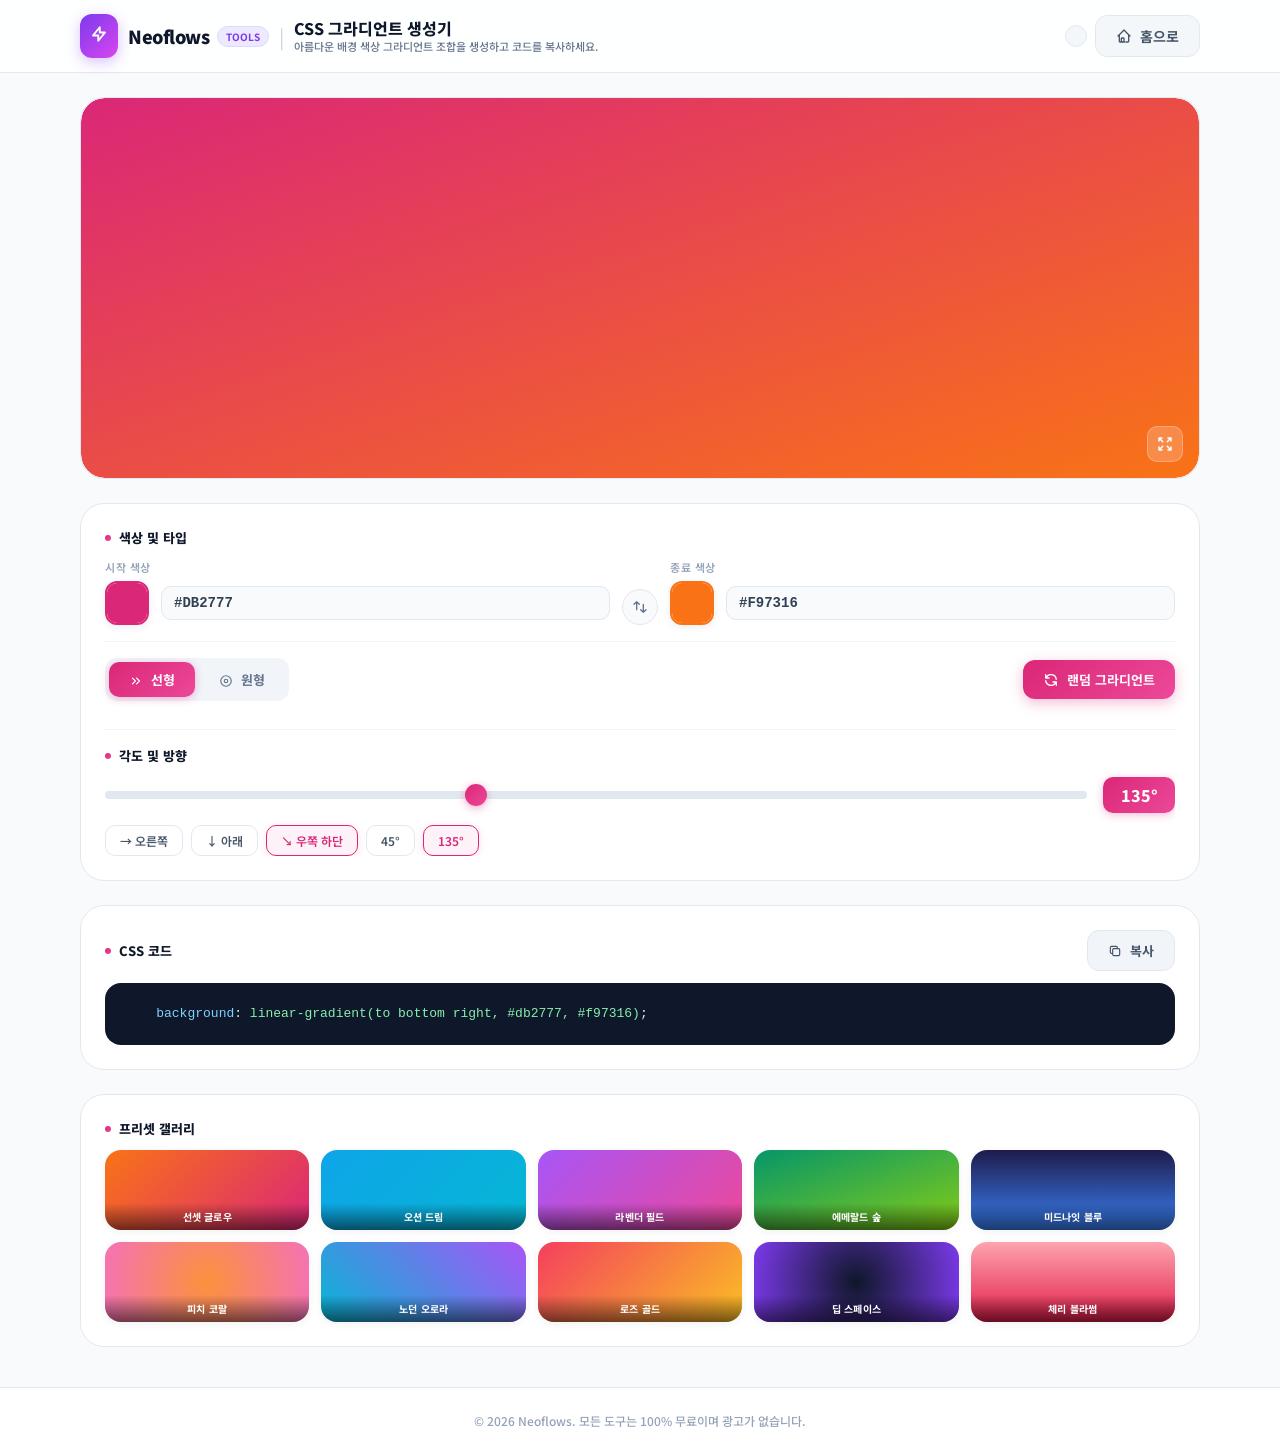
<file: color-palette.html>
<!DOCTYPE html>
<html lang="ko">
<head>
  <meta charset="UTF-8">
  <meta name="viewport" content="width=device-width, initial-scale=1.0">
  <title>CSS 그라디언트 생성기 (배경 색상 조합) | Neoflows Tools</title>
  <meta name="description" content="아름다운 CSS 그라디언트를 쉽게 생성하세요. 선형/원형 그라디언트, 각도 조절, 프리셋 갤러리, CSS 코드 복사 기능을 제공합니다.">
  <!-- Google Fonts (Noto Sans KR) -->
  <link rel="preconnect" href="https://fonts.googleapis.com">
  <link rel="preconnect" href="https://fonts.gstatic.com" crossorigin>
  <link href="https://fonts.googleapis.com/css2?family=Noto+Sans+KR:wght@400;500;600;700;800;900&display=swap" rel="stylesheet">
  <!-- Shared Styles -->
  <link rel="stylesheet" href="css/common.css">
  <style>
    /* ======================================== */
    /*  CSS Gradient Generator Page Styles      */
    /*  Theme: PINK (#db2777)                   */
    /* ======================================== */

    /* Gradient Preview */
    .gp-preview-wrap {
      border-radius: 1.5rem;
      overflow: hidden;
      box-shadow: 0 8px 30px rgba(219, 39, 119, 0.15);
      position: relative;
      transition: box-shadow 0.3s;
    }
    .gp-preview-wrap:hover {
      box-shadow: 0 12px 40px rgba(219, 39, 119, 0.25);
    }
    .gp-preview {
      width: 100%;
      height: 320px;
      border-radius: 1.5rem;
      transition: background 0.4s ease;
      position: relative;
    }
    @media (min-width: 768px) {
      .gp-preview { height: 380px; }
    }
    .gp-preview-overlay {
      position: absolute;
      bottom: 1rem;
      right: 1rem;
      display: flex;
      gap: 0.5rem;
    }

    /* Color Pickers */
    .gp-color-row {
      display: flex;
      align-items: center;
      gap: 0.75rem;
      padding: 0.625rem 0;
    }
    .gp-color-swatch {
      position: relative;
      width: 2.75rem;
      height: 2.75rem;
      border-radius: 0.75rem;
      overflow: hidden;
      border: 2px solid #e2e8f0;
      cursor: pointer;
      flex-shrink: 0;
      transition: border-color 0.2s, transform 0.15s;
      box-shadow: 0 2px 8px rgba(0,0,0,0.08);
    }
    .gp-color-swatch:hover {
      transform: scale(1.08);
      border-color: #db2777;
    }
    body.dark .gp-color-swatch { border-color: #334155; }
    body.dark .gp-color-swatch:hover { border-color: #db2777; }
    .gp-color-swatch input[type="color"] {
      position: absolute;
      top: -8px;
      left: -8px;
      width: calc(100% + 16px);
      height: calc(100% + 16px);
      border: none;
      cursor: pointer;
      background: none;
    }
    .gp-color-swatch input[type="color"]::-webkit-color-swatch-wrapper { padding: 0; }
    .gp-color-swatch input[type="color"]::-webkit-color-swatch { border: none; border-radius: 0; }
    .gp-color-swatch input[type="color"]::-moz-color-swatch { border: none; }
    .gp-color-hex {
      flex: 1;
      padding: 0.5rem 0.75rem;
      border: 1px solid #e2e8f0;
      border-radius: 0.625rem;
      font-family: 'Courier New', monospace;
      font-size: 0.875rem;
      font-weight: 600;
      background: #f8fafc;
      color: #334155;
      text-transform: uppercase;
      outline: none;
      transition: all 0.15s;
    }
    .gp-color-hex:focus {
      border-color: #db2777;
      box-shadow: 0 0 0 3px rgba(219,39,119,0.12);
    }
    body.dark .gp-color-hex {
      background: #0f172a;
      border-color: #1e293b;
      color: #e2e8f0;
    }

    /* Gradient Type Selector */
    .gp-type-toggle {
      display: inline-flex;
      background: #f1f5f9;
      border-radius: 0.75rem;
      padding: 0.25rem;
      gap: 0.25rem;
    }
    body.dark .gp-type-toggle { background: #1e293b; }
    .gp-type-btn {
      padding: 0.5rem 1.25rem;
      border-radius: 0.625rem;
      border: none;
      font-family: inherit;
      font-size: 0.8125rem;
      font-weight: 700;
      color: #64748b;
      background: transparent;
      cursor: pointer;
      transition: all 0.2s;
    }
    .gp-type-btn.active {
      background: linear-gradient(135deg, #db2777, #ec4899);
      color: white;
      box-shadow: 0 2px 8px rgba(219,39,119,0.3);
    }
    body.dark .gp-type-btn { color: #94a3b8; }
    body.dark .gp-type-btn.active { color: white; }

    /* Angle Slider */
    .gp-angle-section {
      overflow: hidden;
      max-height: 0;
      opacity: 0;
      transition: max-height 0.35s ease, opacity 0.25s ease, margin 0.3s;
      margin-top: 0;
    }
    .gp-angle-section.visible {
      max-height: 200px;
      opacity: 1;
      margin-top: 1rem;
    }
    .gp-slider {
      -webkit-appearance: none;
      appearance: none;
      width: 100%;
      height: 0.5rem;
      border-radius: 9999px;
      background: #e2e8f0;
      outline: none;
      cursor: pointer;
      transition: background 0.2s;
    }
    body.dark .gp-slider { background: #334155; }
    .gp-slider::-webkit-slider-thumb {
      -webkit-appearance: none;
      appearance: none;
      width: 1.375rem;
      height: 1.375rem;
      border-radius: 50%;
      background: linear-gradient(135deg, #db2777, #ec4899);
      cursor: pointer;
      box-shadow: 0 2px 8px rgba(219,39,119,0.4);
      transition: transform 0.15s, box-shadow 0.15s;
    }
    .gp-slider::-webkit-slider-thumb:hover {
      transform: scale(1.15);
      box-shadow: 0 3px 12px rgba(219,39,119,0.5);
    }
    .gp-slider::-moz-range-thumb {
      width: 1.375rem;
      height: 1.375rem;
      border-radius: 50%;
      background: linear-gradient(135deg, #db2777, #ec4899);
      cursor: pointer;
      border: none;
      box-shadow: 0 2px 8px rgba(219,39,119,0.4);
    }
    .gp-angle-display {
      display: inline-flex;
      align-items: center;
      justify-content: center;
      min-width: 4.5rem;
      padding: 0.375rem 0.75rem;
      background: linear-gradient(135deg, #db2777, #ec4899);
      color: white;
      border-radius: 0.625rem;
      font-size: 1rem;
      font-weight: 800;
      box-shadow: 0 2px 8px rgba(219,39,119,0.3);
    }

    /* Direction Presets */
    .gp-dir-grid {
      display: flex;
      flex-wrap: wrap;
      gap: 0.5rem;
    }
    .gp-dir-btn {
      padding: 0.375rem 0.875rem;
      border-radius: 0.625rem;
      border: 1px solid #e2e8f0;
      background: white;
      font-family: inherit;
      font-size: 0.75rem;
      font-weight: 600;
      color: #475569;
      cursor: pointer;
      transition: all 0.15s;
    }
    .gp-dir-btn:hover {
      border-color: #db2777;
      color: #db2777;
      background: #fdf2f8;
    }
    .gp-dir-btn.active {
      border-color: #db2777;
      background: #fdf2f8;
      color: #db2777;
      box-shadow: 0 2px 8px rgba(219,39,119,0.15);
    }
    body.dark .gp-dir-btn {
      background: #0f172a;
      border-color: #1e293b;
      color: #94a3b8;
    }
    body.dark .gp-dir-btn:hover,
    body.dark .gp-dir-btn.active {
      border-color: #db2777;
      color: #ec4899;
      background: rgba(219,39,119,0.1);
    }

    /* Action Buttons */
    .gp-action-btn {
      display: inline-flex;
      align-items: center;
      justify-content: center;
      gap: 0.5rem;
      padding: 0.625rem 1.25rem;
      border-radius: 0.75rem;
      font-family: inherit;
      font-size: 0.8125rem;
      font-weight: 700;
      border: none;
      cursor: pointer;
      transition: all 0.15s;
      text-decoration: none;
    }
    .gp-action-btn:active { transform: scale(0.97); }
    .gp-action-primary {
      background: linear-gradient(135deg, #db2777, #ec4899);
      color: white;
      box-shadow: 0 4px 14px rgba(219,39,119,0.3);
    }
    .gp-action-primary:hover {
      box-shadow: 0 6px 20px rgba(219,39,119,0.4);
      filter: brightness(1.05);
    }
    .gp-action-secondary {
      background: #f1f5f9;
      color: #475569;
      border: 1px solid #e2e8f0;
    }
    .gp-action-secondary:hover {
      background: #e2e8f0;
    }
    body.dark .gp-action-secondary {
      background: #1e293b;
      color: #94a3b8;
      border-color: #334155;
    }
    body.dark .gp-action-secondary:hover {
      background: #334155;
    }

    /* Code Output */
    .gp-code-box {
      background: #0f172a;
      border-radius: 1rem;
      padding: 1.25rem;
      font-family: 'Courier New', 'Fira Code', monospace;
      font-size: 0.8125rem;
      line-height: 1.7;
      color: #e2e8f0;
      overflow-x: auto;
      position: relative;
      white-space: pre-wrap;
      word-break: break-all;
    }
    body.dark .gp-code-box {
      background: #020617;
      border: 1px solid #1e293b;
    }
    .gp-code-box .gp-code-prop { color: #7dd3fc; }
    .gp-code-box .gp-code-val { color: #86efac; }
    .gp-code-copy-btn {
      position: absolute;
      top: 0.75rem;
      right: 0.75rem;
      padding: 0.375rem 0.75rem;
      border-radius: 0.5rem;
      background: rgba(255,255,255,0.1);
      color: #94a3b8;
      border: 1px solid rgba(255,255,255,0.1);
      font-family: inherit;
      font-size: 0.75rem;
      font-weight: 600;
      cursor: pointer;
      transition: all 0.15s;
      display: flex;
      align-items: center;
      gap: 0.375rem;
    }
    .gp-code-copy-btn:hover {
      background: rgba(219,39,119,0.8);
      color: white;
      border-color: transparent;
    }

    /* Preset Gallery */
    .gp-preset-grid {
      display: grid;
      grid-template-columns: repeat(auto-fill, minmax(140px, 1fr));
      gap: 0.75rem;
    }
    @media (min-width: 768px) {
      .gp-preset-grid { grid-template-columns: repeat(5, 1fr); }
    }
    .gp-preset-item {
      height: 80px;
      border-radius: 1rem;
      cursor: pointer;
      transition: transform 0.2s, box-shadow 0.2s;
      box-shadow: 0 2px 8px rgba(0,0,0,0.06);
      position: relative;
      overflow: hidden;
    }
    .gp-preset-item:hover {
      transform: translateY(-3px) scale(1.02);
      box-shadow: 0 8px 20px rgba(0,0,0,0.15);
    }
    .gp-preset-item:active {
      transform: translateY(0) scale(0.98);
    }
    .gp-preset-label {
      position: absolute;
      bottom: 0;
      left: 0;
      right: 0;
      padding: 0.375rem 0.5rem;
      background: linear-gradient(transparent, rgba(0,0,0,0.55));
      color: white;
      font-size: 0.625rem;
      font-weight: 700;
      text-align: center;
      letter-spacing: 0.02em;
    }

    /* Section Labels */
    .gp-section-label {
      font-size: 0.8125rem;
      font-weight: 800;
      color: #0f172a;
      margin-bottom: 0.75rem;
      display: flex;
      align-items: center;
      gap: 0.5rem;
    }
    .gp-section-label .gp-label-dot {
      width: 0.375rem;
      height: 0.375rem;
      border-radius: 50%;
      background: linear-gradient(135deg, #db2777, #ec4899);
      flex-shrink: 0;
    }
    body.dark .gp-section-label { color: #f1f5f9; }

    /* Swap Button */
    .gp-swap-btn {
      width: 2.25rem;
      height: 2.25rem;
      border-radius: 50%;
      border: 1px solid #e2e8f0;
      background: #f8fafc;
      color: #64748b;
      cursor: pointer;
      display: flex;
      align-items: center;
      justify-content: center;
      transition: all 0.2s;
      flex-shrink: 0;
    }
    .gp-swap-btn:hover {
      background: #fdf2f8;
      border-color: #db2777;
      color: #db2777;
      transform: rotate(180deg);
    }
    body.dark .gp-swap-btn {
      background: #1e293b;
      border-color: #334155;
      color: #94a3b8;
    }
    body.dark .gp-swap-btn:hover {
      border-color: #db2777;
      color: #ec4899;
      background: rgba(219,39,119,0.1);
    }

    /* Fullscreen preview button on preview */
    .gp-fs-btn {
      padding: 0.5rem;
      border-radius: 0.625rem;
      background: rgba(255,255,255,0.2);
      backdrop-filter: blur(8px);
      -webkit-backdrop-filter: blur(8px);
      border: 1px solid rgba(255,255,255,0.25);
      color: white;
      cursor: pointer;
      display: flex;
      align-items: center;
      justify-content: center;
      transition: all 0.2s;
    }
    .gp-fs-btn:hover {
      background: rgba(255,255,255,0.35);
      transform: scale(1.08);
    }

    /* Divider */
    .gp-divider {
      height: 1px;
      background: #f1f5f9;
      margin: 1rem 0;
    }
    body.dark .gp-divider { background: #1e293b; }
  </style>
</head>
<body>
  <div id="app"></div>

  <script src="js/common.js"></script>
  <script>
    /* ======================================== */
    /*  CSS Gradient Generator - App Logic      */
    /* ======================================== */

    // ---- State ----
    const state = {
      color1: '#db2777',
      color2: '#f97316',
      type: 'linear',   // 'linear' | 'radial'
      angle: 135,
    };

    // ---- Presets ----
    const PRESETS = [
      { name: '선셋 글로우',   c1: '#f97316', c2: '#db2777', type: 'linear', angle: 135 },
      { name: '오션 드림',   c1: '#0ea5e9', c2: '#06b6d4', type: 'linear', angle: 135 },
      { name: '라벤더 필드', c1: '#a855f7', c2: '#ec4899', type: 'linear', angle: 135 },
      { name: '에메랄드 숲', c1: '#059669', c2: '#84cc16', type: 'linear', angle: 160 },
      { name: '미드나잇 블루', c1: '#1e1b4b', c2: '#3b82f6', type: 'linear', angle: 180 },
      { name: '피치 코랄',   c1: '#fb923c', c2: '#f472b6', type: 'radial', angle: 0 },
      { name: '노던 오로라', c1: '#06b6d4', c2: '#a855f7', type: 'linear', angle: 45 },
      { name: '로즈 골드',   c1: '#f43f5e', c2: '#fbbf24', type: 'linear', angle: 135 },
      { name: '딥 스페이스', c1: '#0f172a', c2: '#7c3aed', type: 'radial', angle: 0 },
      { name: '체리 블라썸', c1: '#fda4af', c2: '#e11d48', type: 'linear', angle: 180 },
    ];

    // ---- Direction Presets (keyword -> angle mapping) ----
    const DIR_PRESETS = [
      { label: '\u2192 \uc624\ub978\ucabd',     keyword: 'to right',       angle: 90 },
      { label: '\u2193 \uc544\ub798',       keyword: 'to bottom',      angle: 180 },
      { label: '\u2198 \uc6b0\ucabd \ud558\ub2e8',  keyword: 'to bottom right', angle: 135 },
      { label: '45\u00b0',          keyword: null,              angle: 45 },
      { label: '135\u00b0',         keyword: null,              angle: 135 },
    ];

    // ---- Helpers ----
    function getGradientCSS() {
      if (state.type === 'radial') {
        return 'radial-gradient(circle, ' + state.color1 + ', ' + state.color2 + ')';
      }
      const activeDir = DIR_PRESETS.find(function(d) { return d.angle === state.angle && d.keyword; });
      if (activeDir) {
        return 'linear-gradient(' + activeDir.keyword + ', ' + state.color1 + ', ' + state.color2 + ')';
      }
      return 'linear-gradient(' + state.angle + 'deg, ' + state.color1 + ', ' + state.color2 + ')';
    }

    function getCSSCodeBlock() {
      return 'background: ' + getGradientCSS() + ';';
    }

    function randomHex() {
      return '#' + Math.floor(Math.random() * 16777215).toString(16).padStart(6, '0');
    }

    // ---- Render ----
    function render() {
      const app = document.getElementById('app');
      const grad = getGradientCSS();
      const isLinear = state.type === 'linear';

      let dirBtnsHTML = '';
      for (let i = 0; i < DIR_PRESETS.length; i++) {
        const d = DIR_PRESETS[i];
        const activeClass = (state.angle === d.angle) ? ' active' : '';
        dirBtnsHTML += '<button class="gp-dir-btn' + activeClass + '" onclick="setAngle(' + d.angle + ')">' + d.label + '</button>';
      }

      let presetItemsHTML = '';
      for (let i = 0; i < PRESETS.length; i++) {
        const p = PRESETS[i];
        const pGrad = p.type === 'radial'
          ? 'radial-gradient(circle, ' + p.c1 + ', ' + p.c2 + ')'
          : 'linear-gradient(' + p.angle + 'deg, ' + p.c1 + ', ' + p.c2 + ')';
        presetItemsHTML += '<div class="gp-preset-item" style="background: ' + pGrad + ';" onclick="applyPreset(' + i + ')" title="' + p.name + '"><div class="gp-preset-label">' + p.name + '</div></div>';
      }

      app.innerHTML = ''
        + toolHeaderHTML('CSS \uadf8\ub77c\ub514\uc5b8\ud2b8 \uc0dd\uc131\uae30', '\uc544\ub984\ub2e4\uc6b4 \ubc30\uacbd \uc0c9\uc0c1 \uadf8\ub77c\ub514\uc5b8\ud2b8 \uc870\ud569\uc744 \uc0dd\uc131\ud558\uace0 \ucf54\ub4dc\ub97c \ubcf5\uc0ac\ud558\uc138\uc694.')
        + '<main style="min-height: calc(100vh - 140px);">'
        + '<div class="nf-container" style="padding-top:1.5rem; padding-bottom:2.5rem;">'

        // Preview
        + '<div class="nf-card stagger-hidden animate-fade-in-up" style="padding:0; overflow:hidden; margin-bottom:1.5rem;">'
        + '  <div class="gp-preview-wrap">'
        + '    <div class="gp-preview" id="gpPreview" style="background: ' + grad + ';">'
        + '      <div class="gp-preview-overlay">'
        + '        <button class="gp-fs-btn" onclick="openFullscreen()" aria-label="\uc804\uccb4\ud654\uba74 \ubbf8\ub9ac\ubcf4\uae30">'
        + '          <svg style="width:1.125rem;height:1.125rem" fill="none" stroke="currentColor" viewBox="0 0 24 24"><path stroke-linecap="round" stroke-linejoin="round" stroke-width="2" d="M4 8V4m0 0h4M4 4l5 5m11-1V4m0 0h-4m4 0l-5 5M4 16v4m0 0h4m-4 0l5-5m11 5l-5-5m5 5v-4m0 4h-4"/></svg>'
        + '        </button>'
        + '      </div>'
        + '    </div>'
        + '  </div>'
        + '</div>'

        + '<div style="display:flex; flex-direction:column; gap:1.5rem;">'

        // Controls Card
        + '<div class="nf-card stagger-hidden animate-fade-in-up delay-1">'
        + '  <div class="gp-section-label"><span class="gp-label-dot"></span> \uc0c9\uc0c1 \ubc0f \ud0c0\uc785</div>'

        // Color row
        + '  <div style="display:flex; align-items:flex-end; gap:0.75rem; margin-bottom:1rem; flex-wrap:wrap;">'
        + '    <div style="flex:1; min-width:140px;">'
        + '      <div style="font-size:0.6875rem; font-weight:600; color:#94a3b8; margin-bottom:0.375rem; text-transform:uppercase; letter-spacing:0.05em;">\uc2dc\uc791 \uc0c9\uc0c1</div>'
        + '      <div class="gp-color-row" style="padding:0;">'
        + '        <div class="gp-color-swatch" style="border-color:' + state.color1 + ';">'
        + '          <input type="color" value="' + state.color1 + '" id="color1Picker" onchange="handleColor1(this.value)" oninput="handleColor1(this.value)">'
        + '        </div>'
        + '        <input type="text" class="gp-color-hex" value="' + state.color1.toUpperCase() + '" id="color1Hex" onchange="handleColor1Hex(this.value)" maxlength="7">'
        + '      </div>'
        + '    </div>'

        + '    <button class="gp-swap-btn" onclick="swapColors()" aria-label="\uc0c9\uc0c1 \uad50\ud658">'
        + '      <svg style="width:1rem;height:1rem" fill="none" stroke="currentColor" viewBox="0 0 24 24"><path stroke-linecap="round" stroke-linejoin="round" stroke-width="2" d="M7 16V4m0 0L3 8m4-4l4 4m6 0v12m0 0l4-4m-4 4l-4-4"/></svg>'
        + '    </button>'

        + '    <div style="flex:1; min-width:140px;">'
        + '      <div style="font-size:0.6875rem; font-weight:600; color:#94a3b8; margin-bottom:0.375rem; text-transform:uppercase; letter-spacing:0.05em;">\uc885\ub8cc \uc0c9\uc0c1</div>'
        + '      <div class="gp-color-row" style="padding:0;">'
        + '        <div class="gp-color-swatch" style="border-color:' + state.color2 + ';">'
        + '          <input type="color" value="' + state.color2 + '" id="color2Picker" onchange="handleColor2(this.value)" oninput="handleColor2(this.value)">'
        + '        </div>'
        + '        <input type="text" class="gp-color-hex" value="' + state.color2.toUpperCase() + '" id="color2Hex" onchange="handleColor2Hex(this.value)" maxlength="7">'
        + '      </div>'
        + '    </div>'
        + '  </div>'

        + '  <div class="gp-divider"></div>'

        // Type toggle + random button
        + '  <div style="display:flex; align-items:center; justify-content:space-between; flex-wrap:wrap; gap:0.75rem;">'
        + '    <div class="gp-type-toggle">'
        + '      <button class="gp-type-btn' + (isLinear ? ' active' : '') + '" onclick="setType(\'linear\')">'
        + '        <svg style="width:0.875rem;height:0.875rem;display:inline;vertical-align:middle;margin-right:0.25rem" fill="none" stroke="currentColor" viewBox="0 0 24 24"><path stroke-linecap="round" stroke-linejoin="round" stroke-width="2" d="M13 17l5-5-5-5M6 17l5-5-5-5"/></svg>'
        + '        \uc120\ud615'
        + '      </button>'
        + '      <button class="gp-type-btn' + (!isLinear ? ' active' : '') + '" onclick="setType(\'radial\')">'
        + '        <svg style="width:0.875rem;height:0.875rem;display:inline;vertical-align:middle;margin-right:0.25rem" fill="none" stroke="currentColor" viewBox="0 0 24 24"><circle cx="12" cy="12" r="9" stroke-width="2"/><circle cx="12" cy="12" r="3" stroke-width="2"/></svg>'
        + '        \uc6d0\ud615'
        + '      </button>'
        + '    </div>'
        + '    <button class="gp-action-btn gp-action-primary" onclick="randomGradient()">'
        + '      <svg style="width:1rem;height:1rem" fill="none" stroke="currentColor" viewBox="0 0 24 24"><path stroke-linecap="round" stroke-linejoin="round" stroke-width="2" d="M4 4v5h.582m15.356 2A8.001 8.001 0 004.582 9m0 0H9m11 11v-5h-.581m0 0a8.003 8.003 0 01-15.357-2m15.357 2H15"/></svg>'
        + '      \ub79c\ub364 \uadf8\ub77c\ub514\uc5b8\ud2b8'
        + '    </button>'
        + '  </div>'

        // Angle section
        + '  <div class="gp-angle-section' + (isLinear ? ' visible' : '') + '" id="angleSection">'
        + '    <div class="gp-divider" style="margin-top:0.75rem;"></div>'
        + '    <div class="gp-section-label" style="margin-top:0.5rem;"><span class="gp-label-dot"></span> \uac01\ub3c4 \ubc0f \ubc29\ud5a5</div>'
        + '    <div style="display:flex; align-items:center; gap:1rem; margin-bottom:0.75rem;">'
        + '      <input type="range" class="gp-slider" min="0" max="360" value="' + state.angle + '" id="angleSlider" oninput="handleAngle(this.value)">'
        + '      <span class="gp-angle-display" id="angleDisplay">' + state.angle + '\u00b0</span>'
        + '    </div>'
        + '    <div class="gp-dir-grid">' + dirBtnsHTML + '</div>'
        + '  </div>'
        + '</div>'

        // CSS Code Output
        + '<div class="nf-card stagger-hidden animate-fade-in-up delay-2">'
        + '  <div style="display:flex; align-items:center; justify-content:space-between; margin-bottom:0.75rem;">'
        + '    <div class="gp-section-label" style="margin-bottom:0;"><span class="gp-label-dot"></span> CSS \ucf54\ub4dc</div>'
        + '    <button class="gp-action-btn gp-action-secondary" onclick="copyCSS()">'
        + '      <svg style="width:0.875rem;height:0.875rem" fill="none" stroke="currentColor" viewBox="0 0 24 24"><path stroke-linecap="round" stroke-linejoin="round" stroke-width="2" d="M8 16H6a2 2 0 01-2-2V6a2 2 0 012-2h8a2 2 0 012 2v2m-6 12h8a2 2 0 002-2v-8a2 2 0 00-2-2h-8a2 2 0 00-2 2v8a2 2 0 002 2z"/></svg>'
        + '      \ubcf5\uc0ac'
        + '    </button>'
        + '  </div>'
        + '  <div class="gp-code-box" id="codeBox">'
        + '    <span class="gp-code-prop">background</span>: <span class="gp-code-val">' + grad + '</span>;'  
        + '  </div>'
        + '</div>'

        // Preset Gallery
        + '<div class="nf-card stagger-hidden animate-fade-in-up delay-3">'
        + '  <div class="gp-section-label"><span class="gp-label-dot"></span> \ud504\ub9ac\uc14b \uac24\ub7ec\ub9ac</div>'
        + '  <div class="gp-preset-grid">' + presetItemsHTML + '</div>'
        + '</div>'

        + '</div>'
        + '</div>'
        + '</main>'
        + toolFooterHTML();

      // Re-init common after DOM update
      commonInit();
      darkObserver.observe(document.body, { attributes: true, attributeFilter: ['class'] });
      updateBodyDarkStyles();
    }

    // ---- Handlers ----
    function handleColor1(val) {
      state.color1 = val;
      updateLive();
    }
    function handleColor2(val) {
      state.color2 = val;
      updateLive();
    }
    function handleColor1Hex(val) {
      if (/^#[0-9a-fA-F]{6}$/.test(val)) {
        state.color1 = val;
        updateLive();
      }
    }
    function handleColor2Hex(val) {
      if (/^#[0-9a-fA-F]{6}$/.test(val)) {
        state.color2 = val;
        updateLive();
      }
    }
    function setType(type) {
      state.type = type;
      render();
    }
    function handleAngle(val) {
      state.angle = parseInt(val, 10);
      updateLive();
    }
    function setAngle(angle) {
      state.angle = angle;
      render();
    }
    function swapColors() {
      var tmp = state.color1;
      state.color1 = state.color2;
      state.color2 = tmp;
      render();
    }
    function randomGradient() {
      state.color1 = randomHex();
      state.color2 = randomHex();
      state.angle = Math.floor(Math.random() * 360);
      state.type = Math.random() > 0.25 ? 'linear' : 'radial';
      render();
      showToast('\ud83c\udfb2 \ub79c\ub364 \uadf8\ub77c\ub514\uc5b8\ud2b8 \uc0dd\uc131!');
    }
    function applyPreset(idx) {
      var p = PRESETS[idx];
      state.color1 = p.c1;
      state.color2 = p.c2;
      state.type = p.type;
      state.angle = p.angle;
      render();
      showToast('"' + p.name + '" \ud504\ub9ac\uc14b \uc801\uc6a9\ub428');
    }
    function copyCSS() {
      var code = getCSSCodeBlock();
      copyToClipboard(code, 'CSS \ucf54\ub4dc\uac00 \ubcf5\uc0ac\ub418\uc5c8\uc2b5\ub2c8\ub2e4!');
    }
    function openFullscreen() {
      var grad = getGradientCSS();
      var win = window.open('', '_blank');
      if (!win) {
        showToast('\ud328\uc5c5\uc774 \ucc28\ub2e8\ub418\uc5c8\uc2b5\ub2c8\ub2e4. \ud328\uc5c5\uc5c5 \ud5c8\uc6a9 \ud6c4 \ub2e4\uc2dc \uc2dc\ub3c4\ud558\uc138\uc694.');
        return;
      }
      win.document.write('<!DOCTYPE html><html lang="ko"><head><meta charset="UTF-8"><title>\uadf8\ub77c\ub514\uc5b8\ud2b8 \uc804\uccb4\ud654\uba74 \ubbf8\ub9ac\ubcf4\uae30</title><style>*{margin:0;padding:0;box-sizing:border-box}body{width:100vw;height:100vh;background:' + grad + ';overflow:hidden}.close-hint{position:fixed;bottom:2rem;left:50%;transform:translateX(-50%);background:rgba(0,0,0,0.5);color:white;padding:0.75rem 1.5rem;border-radius:1rem;font-family:sans-serif;font-size:0.875rem;font-weight:600;backdrop-filter:blur(8px);-webkit-backdrop-filter:blur(8px);pointer-events:none;animation:fadeHint 3s ease forwards}@keyframes fadeHint{0%,70%{opacity:1}100%{opacity:0}}</style></head><body><div class="close-hint">ESC \ud0a4 \ub610\ub294 \ube0c\ub77c\uc6b0\uc800 \ub2eb\uae30\ub85c \uc885\ub8cc</div></body></html>');
      win.document.close();
    }

    // Lightweight update without full re-render (for sliders/pickers)
    function updateLive() {
      var grad = getGradientCSS();
      var preview = document.getElementById('gpPreview');
      if (preview) preview.style.background = grad;
      var codeBox = document.getElementById('codeBox');
      if (codeBox) {
        codeBox.innerHTML = '<span class="gp-code-prop">background</span>: <span class="gp-code-val">' + grad + '</span>;';
      }
      var c1Hex = document.getElementById('color1Hex');
      if (c1Hex) c1Hex.value = state.color1.toUpperCase();
      var c2Hex = document.getElementById('color2Hex');
      if (c2Hex) c2Hex.value = state.color2.toUpperCase();
      var c1Picker = document.getElementById('color1Picker');
      if (c1Picker) c1Picker.value = state.color1;
      var c2Picker = document.getElementById('color2Picker');
      if (c2Picker) c2Picker.value = state.color2;
      var swatches = document.querySelectorAll('.gp-color-swatch');
      if (swatches[0]) swatches[0].style.borderColor = state.color1;
      if (swatches[1]) swatches[1].style.borderColor = state.color2;
      var angleDisplay = document.getElementById('angleDisplay');
      if (angleDisplay) angleDisplay.textContent = state.angle + '\u00b0';
      document.querySelectorAll('.gp-dir-btn').forEach(function(btn) {
        var match = btn.getAttribute('onclick').match(/\d+/);
        var btnAngle = match ? parseInt(match[0], 10) : -1;
        btn.classList.toggle('active', btnAngle === state.angle);
      });
    }

    // ---- Init ----
    document.addEventListener('DOMContentLoaded', function() {
      render();
    });
  </script>

  <!-- Dark mode page-specific overrides -->
  <style id="nfDarkOverrides"></style>
</body>
</html>
</file>
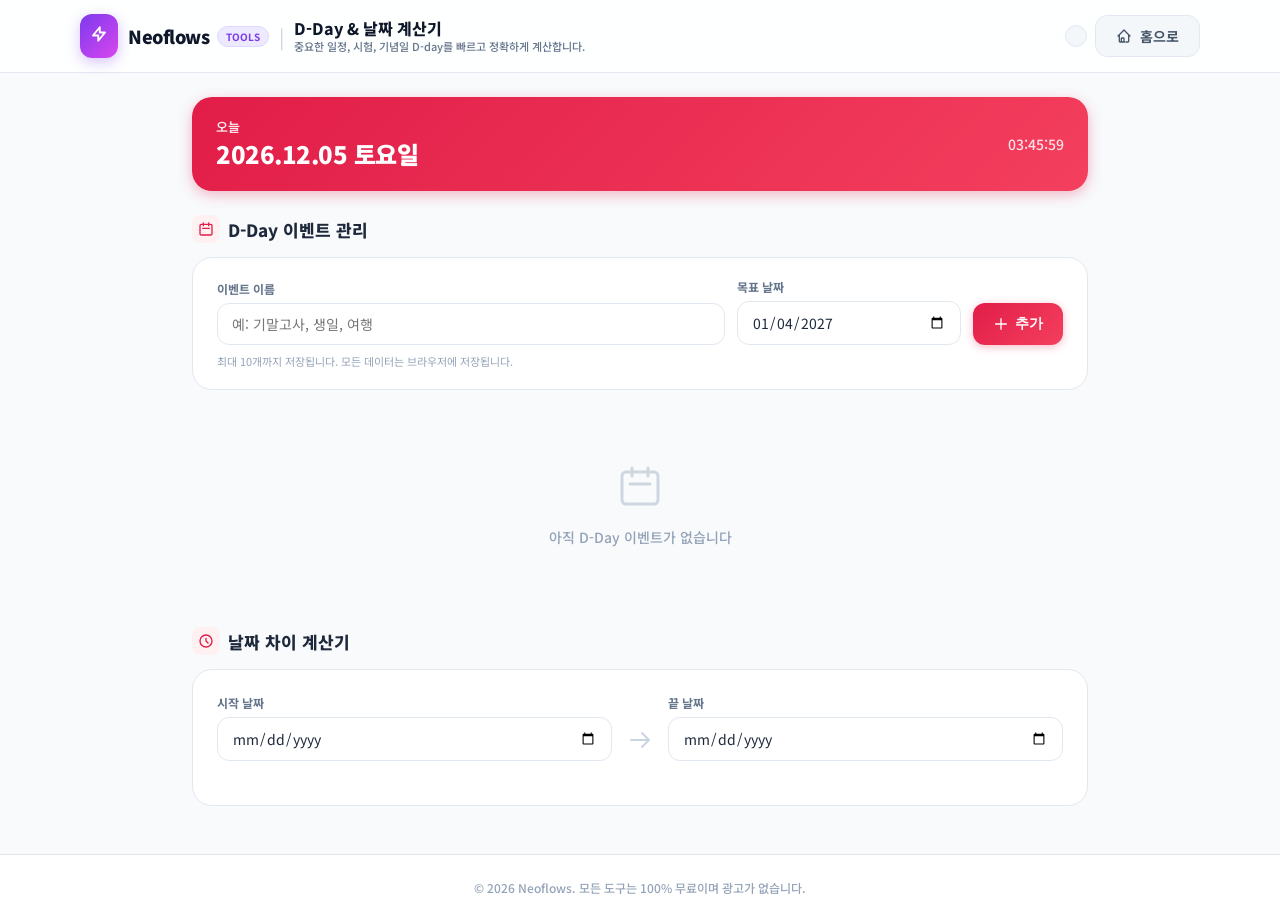
<file: dday-calculator.html>
<!DOCTYPE html>
<html lang="ko">
<head>
  <meta charset="UTF-8">
  <meta name="viewport" content="width=device-width, initial-scale=1.0">
  <title>D-Day & 날짜 계산기 - Neoflows Tools</title>
  <link rel="preconnect" href="https://fonts.googleapis.com">
  <link rel="preconnect" href="https://fonts.gstatic.com" crossorigin>
  <link href="https://fonts.googleapis.com/css2?family=Noto+Sans+KR:wght@300;400;500;600;700;800;900&display=swap" rel="stylesheet">
  <link rel="stylesheet" href="css/common.css">
  <style>
    .nf-tool-body { min-height:100vh; display:flex; flex-direction:column; }
    .nf-tool-main { flex:1; padding:1.5rem 1rem 3rem; }
    .nf-container-tool { max-width:56rem; margin:0 auto; }
    .today-banner { background:linear-gradient(135deg,#e11d48,#f43f5e); color:white; border-radius:1.25rem; padding:1.25rem 1.5rem; margin-bottom:1.5rem; display:flex; align-items:center; justify-content:space-between; flex-wrap:wrap; gap:0.75rem; box-shadow:0 4px 14px rgba(225,29,72,0.3); }
    .today-banner .label { font-size:0.8125rem; font-weight:600; opacity:0.9; }
    .today-banner .date { font-size:1.5rem; font-weight:900; letter-spacing:-0.02em; }
    .today-banner .time { font-size:0.875rem; font-weight:500; opacity:0.85; }
    .section-title { font-size:1.0625rem; font-weight:800; color:#1e293b; margin-bottom:0.875rem; display:flex; align-items:center; gap:0.5rem; }
    .section-title .icon { display:inline-flex; align-items:center; justify-content:center; width:1.75rem; height:1.75rem; border-radius:0.5rem; background:#fff1f2; color:#e11d48; }
    .section-title .icon svg { width:1rem; height:1rem; }
    .dday-form-card { background:white; border:1.5px solid #e2e8f0; border-radius:1.25rem; padding:1.25rem 1.5rem; margin-bottom:1.5rem; }
    .dday-form-row { display:flex; gap:0.75rem; align-items:flex-end; flex-wrap:wrap; }
    .dday-form-group { flex:1; min-width:8rem; }
    .dday-form-group label { display:block; font-size:0.75rem; font-weight:700; color:#64748b; margin-bottom:0.375rem; }
    .dday-form-group input { width:100%; padding:0.625rem 0.875rem; border:1.5px solid #e2e8f0; border-radius:0.75rem; font-size:0.875rem; font-family:inherit; background:white; color:#1e293b; outline:none; transition:all 0.15s ease; }
    .dday-form-group input:focus { border-color:#e11d48; box-shadow:0 0 0 3px rgba(225,29,72,0.1); }
    .dday-form-group input[type="date"] { cursor:pointer; }
    .dday-add-btn { display:inline-flex; align-items:center; gap:0.375rem; padding:0.625rem 1.25rem; border-radius:0.75rem; background:linear-gradient(135deg,#e11d48,#f43f5e); color:white; font-size:0.875rem; font-weight:700; border:none; cursor:pointer; transition:all 0.15s ease; white-space:nowrap; box-shadow:0 2px 8px rgba(225,29,72,0.3); flex-shrink:0; height:2.625rem; }
    .dday-add-btn:hover { box-shadow:0 4px 14px rgba(225,29,72,0.4); transform:translateY(-1px); }
    .dday-add-btn:active { transform:translateY(0); }
    .dday-add-btn:disabled { opacity:0.5; cursor:not-allowed; transform:none; box-shadow:none; }
    .dday-form-hint { font-size:0.6875rem; color:#94a3b8; margin-top:0.5rem; }
    .dday-grid { display:grid; grid-template-columns:repeat(auto-fill,minmax(16rem,1fr)); gap:1rem; margin-bottom:2rem; }
    .dday-card { background:white; border:1.5px solid #e2e8f0; border-radius:1.25rem; padding:1.25rem; transition:all 0.2s ease; position:relative; overflow:hidden; animation:fadeInUp 0.35s ease-out; }
    .dday-card:hover { transform:translateY(-2px); box-shadow:0 8px 20px rgba(0,0,0,0.06); }
    .dday-card-header { display:flex; align-items:flex-start; justify-content:space-between; margin-bottom:0.75rem; }
    .dday-card-name { font-size:1rem; font-weight:800; color:#1e293b; line-height:1.3; flex:1; overflow:hidden; text-overflow:ellipsis; white-space:nowrap; }
    .dday-card-delete { display:inline-flex; align-items:center; justify-content:center; width:1.75rem; height:1.75rem; border-radius:0.5rem; border:none; background:transparent; color:#cbd5e1; cursor:pointer; transition:all 0.15s; flex-shrink:0; margin-left:0.5rem; }
    .dday-card-delete:hover { background:#fef2f2; color:#e11d48; }
    .dday-card-delete svg { width:1rem; height:1rem; }
    .dday-card-date { font-size:0.8125rem; color:#94a3b8; font-weight:500; margin-bottom:0.75rem; }
    .dday-card-days { font-size:2rem; font-weight:900; line-height:1; margin-bottom:0.75rem; }
    .dday-card-days.future { color:#e11d48; }
    .dday-card-days.past { color:#64748b; }
    .dday-card-days.today { color:#059669; }
    .dday-card-days-label { font-size:0.75rem; font-weight:600; margin-bottom:0.75rem; }
    .dday-card-days-label.future { color:#e11d48; }
    .dday-card-days-label.past { color:#94a3b8; }
    .dday-card-days-label.today { color:#059669; }
    .dday-progress-wrap { margin-top:0.25rem; }
    .dday-progress-label { display:flex; justify-content:space-between; font-size:0.6875rem; color:#94a3b8; font-weight:600; margin-bottom:0.375rem; }
    .dday-progress-bar { height:0.375rem; background:#f1f5f9; border-radius:9999px; overflow:hidden; }
    .dday-progress-fill { height:100%; border-radius:9999px; background:linear-gradient(90deg,#e11d48,#f43f5e); transition:width 0.5s ease; }
    .dday-progress-fill.overdue { background:linear-gradient(90deg,#64748b,#94a3b8); }
    .dday-empty { text-align:center; padding:3rem 1rem; color:#94a3b8; grid-column:1/-1; }
    .dday-empty svg { width:3rem; height:3rem; margin:0 auto 0.75rem; opacity:0.4; }
    .dday-empty p { font-size:0.875rem; font-weight:500; }
    .diff-card { background:white; border:1.5px solid #e2e8f0; border-radius:1.25rem; padding:1.5rem; margin-top:0.5rem; }
    .diff-form-row { display:flex; gap:1rem; align-items:flex-end; margin-bottom:1.25rem; flex-wrap:wrap; }
    .diff-date-group { flex:1; min-width:8rem; }
    .diff-date-group label { display:block; font-size:0.75rem; font-weight:700; color:#64748b; margin-bottom:0.375rem; }
    .diff-date-group input { width:100%; padding:0.625rem 0.875rem; border:1.5px solid #e2e8f0; border-radius:0.75rem; font-size:0.875rem; font-family:inherit; background:white; color:#1e293b; outline:none; transition:all 0.15s ease; cursor:pointer; }
    .diff-date-group input:focus { border-color:#e11d48; box-shadow:0 0 0 3px rgba(225,29,72,0.1); }
    .diff-arrow { display:flex; align-items:center; justify-content:center; height:2.625rem; color:#cbd5e1; flex-shrink:0; }
    .diff-arrow svg { width:1.5rem; height:1.5rem; }
    .diff-results { display:grid; grid-template-columns:repeat(auto-fit,minmax(7rem,1fr)); gap:0.75rem; }
    .diff-stat { background:#fff1f2; border:1px solid #fecdd3; border-radius:1rem; padding:1rem; text-align:center; transition:all 0.2s ease; }
    .diff-stat:hover { transform:translateY(-2px); }
    .diff-stat-value { font-size:1.5rem; font-weight:900; color:#e11d48; line-height:1; margin-bottom:0.375rem; }
    .diff-stat-label { font-size:0.6875rem; font-weight:600; color:#be123c; }
    .diff-summary { margin-top:1rem; padding:0.875rem 1rem; background:#f8fafc; border-radius:0.75rem; font-size:0.875rem; font-weight:600; color:#475569; text-align:center; }
    .diff-summary strong { color:#e11d48; }
    @media (max-width:640px) {
      .today-banner { padding:1rem 1.25rem; }
      .today-banner .date { font-size:1.25rem; }
      .dday-form-row { flex-direction:column; }
      .dday-form-group { min-width:auto; }
      .dday-add-btn { width:100%; justify-content:center; }
      .dday-grid { grid-template-columns:1fr; }
      .diff-form-row { flex-direction:column; }
      .diff-arrow { display:none; }
      .diff-results { grid-template-columns:repeat(3,1fr); }
    }
  </style>
  <style id="nfDarkOverrides"></style>
</head>
<body>
  <div class="nf-tool-body">
    <div id="header"></div>
    <main class="nf-tool-main">
      <div class="nf-container-tool">
        <div class="today-banner" id="todayBanner">
          <div><div class="label">오늘</div><div class="date" id="todayDate"></div></div>
          <div class="time" id="todayTime"></div>
        </div>
        <div class="section-title">
          <span class="icon"><svg fill="none" stroke="currentColor" viewBox="0 0 24 24"><path stroke-linecap="round" stroke-linejoin="round" stroke-width="2" d="M8 7V3m8 4V3m-9 8h10M5 21h14a2 2 0 002-2V7a2 2 0 00-2-2H5a2 2 0 00-2 2v12a2 2 0 002 2z"/></svg></span>
          D-Day 이벤트 관리
        </div>
        <div class="dday-form-card">
          <div class="dday-form-row">
            <div class="dday-form-group"><label for="eventName">이벤트 이름</label><input type="text" id="eventName" placeholder="예: 기말고사, 생일, 여행" maxlength="30"></div>
            <div class="dday-form-group" style="max-width:14rem;"><label for="eventDate">목표 날짜</label><input type="date" id="eventDate"></div>
            <button class="dday-add-btn" onclick="addEvent()" id="addBtn"><svg fill="none" stroke="currentColor" viewBox="0 0 24 24" style="width:1rem;height:1rem"><path stroke-linecap="round" stroke-linejoin="round" stroke-width="2" d="M12 4v16m8-8H4"/></svg> 추가</button>
          </div>
          <div class="dday-form-hint">최대 10개까지 저장됩니다. 모든 데이터는 브라우저에 저장됩니다.</div>
        </div>
        <div class="dday-grid" id="eventGrid"></div>
        <div class="section-title" style="margin-top:1rem;">
          <span class="icon"><svg fill="none" stroke="currentColor" viewBox="0 0 24 24"><path stroke-linecap="round" stroke-linejoin="round" stroke-width="2" d="M12 8v4l3 3m6-3a9 9 0 11-18 0 9 9 0 0118 0z"/></svg></span>
          날짜 차이 계산기
        </div>
        <div class="diff-card">
          <div class="diff-form-row">
            <div class="diff-date-group"><label for="diffDate1">시작 날짜</label><input type="date" id="diffDate1" onchange="calcDiff()"></div>
            <div class="diff-arrow"><svg fill="none" stroke="currentColor" viewBox="0 0 24 24"><path stroke-linecap="round" stroke-linejoin="round" stroke-width="2" d="M14 5l7 7m0 0l-7 7m7-7H3"/></svg></div>
            <div class="diff-date-group"><label for="diffDate2">끝 날짜</label><input type="date" id="diffDate2" onchange="calcDiff()"></div>
          </div>
          <div class="diff-results" id="diffResults" style="display:none;"></div>
          <div class="diff-summary" id="diffSummary" style="display:none;"></div>
        </div>
      </div>
    </main>
    <div id="footer"></div>
  </div>
  <script src="js/common.js"></script>
  <script>
    const STORAGE_KEY='nf_dday_events';
    let events=[];
    const MAX_EVENTS=10;
    let clockTimer=null;

    document.addEventListener('DOMContentLoaded',()=>{
      document.getElementById('header').innerHTML=toolHeaderHTML('D-Day & 날짜 계산기','중요한 일정, 시험, 기념일 D-day를 빠르고 정확하게 계산합니다.');
      document.getElementById('footer').innerHTML=toolFooterHTML();
      loadEvents();
      renderEvents();
      updateToday();
      clockTimer=setInterval(updateToday,1000);
      initDDayDarkOverrides();
      const tomorrow=new Date();
      tomorrow.setDate(tomorrow.getDate()+30);
      document.getElementById('eventDate').value=formatDateISO(tomorrow);
    });

    function initDDayDarkOverrides(){
      const observer=new MutationObserver(()=>updateDDayDarkStyles());
      observer.observe(document.body,{attributes:true,attributeFilter:['class']});
      updateDDayDarkStyles();
    }

    function updateDDayDarkStyles(){
      const style=document.getElementById('nfDarkOverrides');
      if(!style)return;
      const isDark=document.body.classList.contains('dark');
      style.textContent=isDark?`
        .today-banner{box-shadow:0 4px 14px rgba(225,29,72,0.2)!important;}
        .section-title{color:#f8fafc!important;}
        .section-title .icon{background:#1e293b!important;}
        .dday-form-card{background:#0f172a!important;border-color:#1e293b!important;}
        .dday-form-group label{color:#94a3b8!important;}
        .dday-form-group input{background:#1e293b!important;border-color:#334155!important;color:#e2e8f0!important;}
        .dday-form-group input:focus{border-color:#e11d48!important;box-shadow:0 0 0 3px rgba(225,29,72,0.15)!important;}
        .dday-form-hint{color:#475569!important;}
        .dday-card{background:#0f172a!important;border-color:#1e293b!important;}
        .dday-card:hover{box-shadow:0 8px 20px rgba(0,0,0,0.3)!important;}
        .dday-card-name{color:#f8fafc!important;}
        .dday-card-date{color:#64748b!important;}
        .dday-card-delete{color:#475569!important;}
        .dday-card-delete:hover{background:rgba(225,29,72,0.1)!important;color:#f43f5e!important;}
        .dday-progress-label{color:#64748b!important;}
        .dday-progress-bar{background:#1e293b!important;}
        .dday-card-days.past{color:#64748b!important;}
        .dday-card-days-label.past{color:#64748b!important;}
        .diff-card{background:#0f172a!important;border-color:#1e293b!important;}
        .diff-date-group label{color:#94a3b8!important;}
        .diff-date-group input{background:#1e293b!important;border-color:#334155!important;color:#e2e8f0!important;}
        .diff-date-group input:focus{border-color:#e11d48!important;box-shadow:0 0 0 3px rgba(225,29,72,0.15)!important;}
        .diff-stat{background:rgba(225,29,72,0.08)!important;border-color:rgba(225,29,72,0.2)!important;}
        .diff-summary{background:#1e293b!important;color:#94a3b8!important;}
        .diff-summary strong{color:#f43f5e!important;}
        .dday-empty{color:#475569!important;}
      `:'';
    }

    function updateToday(){
      const now=new Date();
      const dayNames=['일요일','월요일','화요일','수요일','목요일','금요일','토요일'];
      const y=now.getFullYear();
      const m=String(now.getMonth()+1).padStart(2,'0');
      const d=String(now.getDate()).padStart(2,'0');
      document.getElementById('todayDate').textContent=y+'.'+m+'.'+d+' '+dayNames[now.getDay()];
      const hh=String(now.getHours()).padStart(2,'0');
      const mm=String(now.getMinutes()).padStart(2,'0');
      const ss=String(now.getSeconds()).padStart(2,'0');
      document.getElementById('todayTime').textContent=hh+':'+mm+':'+ss;
    }

    function loadEvents(){
      try{const raw=localStorage.getItem(STORAGE_KEY);if(raw)events=JSON.parse(raw);}catch(e){events=[];}
      if(!Array.isArray(events))events=[];
    }
    function saveEvents(){localStorage.setItem(STORAGE_KEY,JSON.stringify(events));}

    function addEvent(){
      const nameInput=document.getElementById('eventName');
      const dateInput=document.getElementById('eventDate');
      const name=nameInput.value.trim();
      const date=dateInput.value;
      if(!name){showToast('이벤트 이름을 입력해주세요');nameInput.focus();return;}
      if(!date){showToast('목표 날짜를 선택해주세요');dateInput.focus();return;}
      if(events.length>=MAX_EVENTS){showToast('최대 '+MAX_EVENTS+'개까지만 저장할 수 있습니다');return;}
      events.push({id:'ev_'+Date.now()+'_'+Math.random().toString(36).slice(2,6),name:name,date:date,createdAt:Date.now()});
      saveEvents();
      renderEvents();
      nameInput.value='';
      showToast('D-Day 이벤트가 추가되었습니다');
    }

    function deleteEvent(id){
      events=events.filter(e=>e.id!==id);
      saveEvents();
      renderEvents();
      showToast('이벤트가 삭제되었습니다');
    }

    function renderEvents(){
      const grid=document.getElementById('eventGrid');
      if(events.length===0){
        grid.innerHTML='<div class="dday-empty"><svg fill="none" stroke="currentColor" viewBox="0 0 24 24"><path stroke-linecap="round" stroke-linejoin="round" stroke-width="1.5" d="M8 7V3m8 4V3m-9 8h10M5 21h14a2 2 0 002-2V7a2 2 0 00-2-2H5a2 2 0 00-2 2v12a2 2 0 002 2z"/></svg><p>아직 D-Day 이벤트가 없습니다</p></div>';
        return;
      }
      const today=new Date();
      today.setHours(0,0,0,0);
      let html='';
      events.forEach(ev=>{
        const target=new Date(ev.date+'T00:00:00');
        const diffMs=target.getTime()-today.getTime();
        const diffDays=Math.ceil(diffMs/(1000*60*60*24));
        const absDays=Math.abs(diffDays);
        let type,daysLabel;
        if(diffDays===0){type='today';daysLabel='일 남음';}
        else if(diffDays>0){type='future';daysLabel='일 남음';}
        else{type='past';daysLabel='일 지남';}
        let progressHTML='';
        if(ev.createdAt&&type!=='today'){
          const createdDate=new Date(ev.createdAt);
          createdDate.setHours(0,0,0,0);
          const totalSpan=target.getTime()-createdDate.getTime();
          const elapsed=today.getTime()-createdDate.getTime();
          if(totalSpan>0){
            const pct=Math.min(100,Math.max(0,(elapsed/totalSpan)*100));
            const fillClass=pct>=100?'overdue':'';
            progressHTML='<div class="dday-progress-wrap"><div class="dday-progress-label"><span>진행률</span><span>'+Math.round(pct)+'%</span></div><div class="dday-progress-bar"><div class="dday-progress-fill '+fillClass+'" style="width:'+pct+'%"></div></div></div>';
          }
        }
        const dayDisplay=type==='today'?'D-Day':(diffDays>0?'D-'+absDays:'D+'+absDays);
        const labelDisplay=type==='today'?'🎉 오늘입니다!':absDays+daysLabel;
        html+='<div class="dday-card"><div class="dday-card-header"><div class="dday-card-name">'+escHTML(ev.name)+'</div><button class="dday-card-delete" onclick="deleteEvent(\''+ev.id+'\')" title="삭제" aria-label="이벤트 삭제"><svg fill="none" stroke="currentColor" viewBox="0 0 24 24"><path stroke-linecap="round" stroke-linejoin="round" stroke-width="2" d="M19 7l-.867 12.142A2 2 0 0116.138 21H7.862a2 2 0 01-1.995-1.858L5 7m5 4v6m4-6v6m1-10V4a1 1 0 00-1-1h-4a1 1 0 00-1 1v3M4 7h16"/></svg></button></div><div class="dday-card-date">'+formatDateDisplay(ev.date)+'</div><div class="dday-card-days '+type+'">'+dayDisplay+'</div><div class="dday-card-days-label '+type+'">'+labelDisplay+'</div>'+progressHTML+'</div>';
      });
      grid.innerHTML=html;
    }

    function calcDiff(){
      const d1Str=document.getElementById('diffDate1').value;
      const d2Str=document.getElementById('diffDate2').value;
      const resultsEl=document.getElementById('diffResults');
      const summaryEl=document.getElementById('diffSummary');
      if(!d1Str||!d2Str){resultsEl.style.display='none';summaryEl.style.display='none';return;}
      const d1=new Date(d1Str+'T00:00:00');
      const d2=new Date(d2Str+'T00:00:00');
      let diffMs=Math.abs(d2.getTime()-d1.getTime());
      const totalDays=Math.round(diffMs/(1000*60*60*24));
      const totalHours=Math.round(diffMs/(1000*60*60));
      const totalMinutes=Math.round(diffMs/(1000*60));
      let years,months,days;
      if(d1<=d2){const r=dateDiff(d1,d2);years=r.years;months=r.months;days=r.days;}
      else{const r=dateDiff(d2,d1);years=r.years;months=r.months;days=r.days;}
      resultsEl.style.display='grid';
      resultsEl.innerHTML=diffStatHTML(years,'년')+diffStatHTML(months,'개월')+diffStatHTML(days,'일')+diffStatHTML(totalDays,'총 일수')+diffStatHTML(totalHours,'총 시간')+diffStatHTML(totalMinutes,'총 분');
      summaryEl.style.display='block';
      summaryEl.innerHTML='<strong>'+formatDateDisplay(d1Str)+'</strong>부터 <strong>'+formatDateDisplay(d2Str)+'</strong>까지 <strong>'+years+'년 '+months+'개월 '+days+'일</strong> ('+totalDays.toLocaleString()+'일)';
    }

    function dateDiff(start,end){
      let years=end.getFullYear()-start.getFullYear();
      let months=end.getMonth()-start.getMonth();
      let days=end.getDate()-start.getDate();
      if(days<0){months--;const prevMonth=new Date(end.getFullYear(),end.getMonth(),0);days+=prevMonth.getDate();}
      if(months<0){years--;months+=12;}
      return{years,months,days};
    }

    function diffStatHTML(value,label){
      return'<div class="diff-stat"><div class="diff-stat-value">'+value.toLocaleString()+'</div><div class="diff-stat-label">'+label+'</div></div>';
    }

    function formatDateISO(d){
      return d.getFullYear()+'-'+String(d.getMonth()+1).padStart(2,'0')+'-'+String(d.getDate()).padStart(2,'0');
    }
    function formatDateDisplay(dateStr){
      const d=new Date(dateStr+'T00:00:00');
      const dayNames=['일','월','화','수','목','금','토'];
      return d.getFullYear()+'년 '+(d.getMonth()+1)+'월 '+d.getDate()+'일 ('+dayNames[d.getDay()]+')';
    }
    function escHTML(str){const div=document.createElement('div');div.textContent=str;return div.innerHTML;}
  </script>
</body>
</html>
</file>
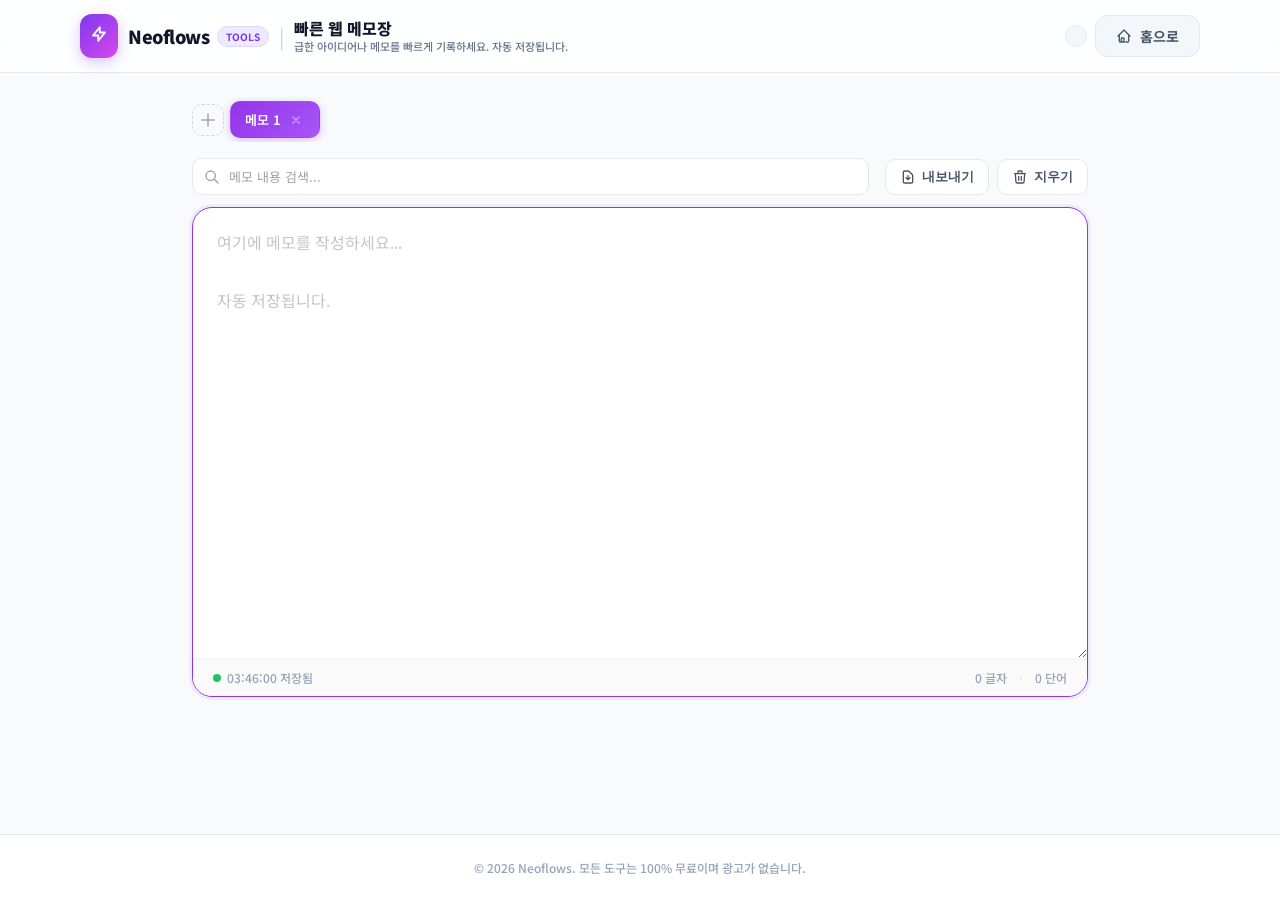
<file: notepad.html>
<!DOCTYPE html>
<html lang="ko">
<head>
  <meta charset="UTF-8">
  <meta name="viewport" content="width=device-width, initial-scale=1.0">
  <title>빠른 웹 메모장 - Neoflows Tools</title>
  <link rel="preconnect" href="https://fonts.googleapis.com">
  <link rel="preconnect" href="https://fonts.gstatic.com" crossorigin>
  <link href="https://fonts.googleapis.com/css2?family=Noto+Sans+KR:wght@300;400;500;600;700;800;900&display=swap" rel="stylesheet">
  <link rel="stylesheet" href="css/common.css">
  <style>
    /* ====== Page Layout ====== */
    .nf-tool-body {
      min-height: 100vh;
      display: flex;
      flex-direction: column;
    }
    .nf-tool-main {
      flex: 1;
      padding: 1.5rem 1rem 3rem;
    }
    .nf-container-tool {
      max-width: 56rem;
      margin: 0 auto;
    }

    /* ====== Tab Bar ====== */
    .memo-tab-bar {
      display: flex;
      align-items: center;
      gap: 0.375rem;
      overflow-x: auto;
      padding: 0.25rem 0;
      margin-bottom: 1rem;
      scrollbar-width: none;
    }
    .memo-tab-bar::-webkit-scrollbar { display: none; }
    .memo-tab {
      display: inline-flex;
      align-items: center;
      gap: 0.375rem;
      padding: 0.5rem 0.875rem;
      border-radius: 0.625rem;
      font-size: 0.8125rem;
      font-weight: 600;
      cursor: pointer;
      border: 1.5px solid #e2e8f0;
      background: white;
      color: #475569;
      white-space: nowrap;
      transition: all 0.15s ease;
      max-width: 10rem;
      flex-shrink: 0;
    }
    .memo-tab:hover { border-color: #c4b5fd; background: #faf5ff; }
    .memo-tab.active {
      background: linear-gradient(135deg, #9333ea, #a855f7);
      color: white;
      border-color: transparent;
      box-shadow: 0 2px 8px rgba(147,51,234,0.3);
    }
    .memo-tab-name {
      overflow: hidden;
      text-overflow: ellipsis;
      max-width: 6rem;
    }
    .memo-tab-close {
      display: inline-flex;
      align-items: center;
      justify-content: center;
      width: 1.125rem;
      height: 1.125rem;
      border-radius: 50%;
      flex-shrink: 0;
      opacity: 0.5;
      transition: all 0.15s;
    }
    .memo-tab-close:hover { opacity: 1; background: rgba(255,255,255,0.3); }
    .memo-tab:not(.active) .memo-tab-close:hover { background: rgba(147,51,234,0.1); }
    .memo-tab-add {
      display: inline-flex;
      align-items: center;
      justify-content: center;
      width: 2rem;
      height: 2rem;
      border-radius: 0.625rem;
      border: 1.5px dashed #d4d4d8;
      background: transparent;
      color: #a1a1aa;
      cursor: pointer;
      flex-shrink: 0;
      transition: all 0.15s ease;
    }
    .memo-tab-add:hover { border-color: #9333ea; color: #9333ea; background: #faf5ff; }

    /* ====== Toolbar ====== */
    .memo-toolbar {
      display: flex;
      align-items: center;
      gap: 0.5rem;
      margin-bottom: 0.75rem;
      flex-wrap: wrap;
    }
    .memo-search-wrap {
      position: relative;
      flex: 1;
      min-width: 8rem;
    }
    .memo-search-wrap svg {
      position: absolute;
      left: 0.75rem;
      top: 50%;
      transform: translateY(-50%);
      width: 1rem;
      height: 1rem;
      color: #a1a1aa;
      pointer-events: none;
    }
    .memo-search-input {
      width: 100%;
      padding: 0.5rem 0.75rem 0.5rem 2.25rem;
      border: 1.5px solid #e2e8f0;
      border-radius: 0.625rem;
      font-size: 0.8125rem;
      font-family: inherit;
      background: white;
      color: #1e293b;
      outline: none;
      transition: all 0.15s ease;
    }
    .memo-search-input:focus {
      border-color: #9333ea;
      box-shadow: 0 0 0 3px rgba(147,51,234,0.12);
    }
    .memo-search-input::placeholder { color: #a1a1aa; }
    .memo-search-count {
      font-size: 0.75rem;
      font-weight: 600;
      color: #9333ea;
      white-space: nowrap;
    }

    /* ====== Editor Area ====== */
    .memo-editor-card {
      background: white;
      border: 1.5px solid #e2e8f0;
      border-radius: 1.25rem;
      overflow: hidden;
      transition: border-color 0.2s;
      display: flex;
      flex-direction: column;
    }
    .memo-editor-card:focus-within {
      border-color: #9333ea;
      box-shadow: 0 0 0 3px rgba(147,51,234,0.08);
    }
    .memo-textarea {
      width: 100%;
      min-height: 50vh;
      max-height: 75vh;
      padding: 1.25rem 1.5rem;
      border: none;
      outline: none;
      resize: vertical;
      font-size: 1rem;
      line-height: 1.8;
      font-family: 'Noto Sans KR', sans-serif;
      color: #1e293b;
      background: transparent;
    }
    .memo-textarea::placeholder { color: #c4c4cc; }

    /* ====== Status Bar ====== */
    .memo-status-bar {
      display: flex;
      align-items: center;
      justify-content: space-between;
      padding: 0.625rem 1.25rem;
      border-top: 1px solid #f1f5f9;
      background: #fafafa;
      font-size: 0.75rem;
      color: #94a3b8;
      font-weight: 500;
      flex-wrap: wrap;
      gap: 0.5rem;
    }
    .memo-status-bar .left {
      display: flex;
      align-items: center;
      gap: 1rem;
    }
    .memo-status-bar .right {
      display: flex;
      align-items: center;
      gap: 0.75rem;
    }
    .save-indicator {
      display: flex;
      align-items: center;
      gap: 0.375rem;
    }
    .save-dot {
      width: 0.5rem;
      height: 0.5rem;
      border-radius: 50%;
      background: #22c55e;
      transition: background 0.3s;
    }
    .save-dot.saving { background: #f59e0b; animation: pulse 0.8s ease-in-out infinite; }

    /* ====== Rename Input ====== */
    .memo-tab-rename {
      background: transparent;
      border: none;
      outline: none;
      font-size: 0.8125rem;
      font-weight: 600;
      font-family: inherit;
      color: inherit;
      width: 5rem;
      padding: 0;
    }
    .memo-tab.active .memo-tab-rename { color: white; }

    /* ====== Toolbar Buttons ====== */
    .memo-tb-btn {
      display: inline-flex;
      align-items: center;
      gap: 0.375rem;
      padding: 0.5rem 0.875rem;
      border-radius: 0.625rem;
      font-size: 0.8125rem;
      font-weight: 600;
      border: 1.5px solid #e2e8f0;
      background: white;
      color: #475569;
      cursor: pointer;
      transition: all 0.15s ease;
      flex-shrink: 0;
    }
    .memo-tb-btn:hover { border-color: #c4b5fd; background: #faf5ff; color: #9333ea; }
    .memo-tb-btn svg { width: 1rem; height: 1rem; }

    /* ====== Responsive ====== */
    @media (max-width: 640px) {
      .memo-textarea { min-height: 55vh; padding: 1rem; font-size: 0.9375rem; }
      .memo-toolbar { gap: 0.375rem; }
      .memo-tb-btn span.btn-label { display: none; }
      .memo-status-bar { padding: 0.5rem 1rem; }
      .nf-container-tool { padding-left: 0; padding-right: 0; }
    }
  </style>
  <style id="nfDarkOverrides"></style>
</head>
<body>
  <div class="nf-tool-body">
    <div id="header"></div>
    <main class="nf-tool-main">
      <div class="nf-container-tool">
        <!-- Tab Bar -->
        <div class="memo-tab-bar" id="tabBar">
          <button class="memo-tab-add" onclick="createMemo()" title="새 메모 만들기" aria-label="새 메모 만들기">
            <svg fill="none" stroke="currentColor" viewBox="0 0 24 24" style="width:1.125rem;height:1.125rem"><path stroke-linecap="round" stroke-linejoin="round" stroke-width="2" d="M12 4v16m8-8H4"/></svg>
          </button>
        </div>

        <!-- Toolbar -->
        <div class="memo-toolbar">
          <div class="memo-search-wrap">
            <svg fill="none" stroke="currentColor" viewBox="0 0 24 24"><path stroke-linecap="round" stroke-linejoin="round" stroke-width="2" d="M21 21l-6-6m2-5a7 7 0 11-14 0 7 7 0 0114 0z"/></svg>
            <input type="text" class="memo-search-input" id="searchInput" placeholder="메모 내용 검색..." oninput="onSearch()">
          </div>
          <span class="memo-search-count" id="searchCount"></span>
          <button class="memo-tb-btn" onclick="exportTxt()" title="TXT 파일로 내보내기">
            <svg fill="none" stroke="currentColor" viewBox="0 0 24 24"><path stroke-linecap="round" stroke-linejoin="round" stroke-width="2" d="M12 10v6m0 0l-3-3m3 3l3-3m2 8H7a2 2 0 01-2-2V5a2 2 0 012-2h5.586a1 1 0 01.707.293l5.414 5.414a1 1 0 01.293.707V19a2 2 0 01-2 2z"/></svg>
            <span class="btn-label">내보내기</span>
          </button>
          <button class="memo-tb-btn" onclick="clearCurrentMemo()" title="현재 메모 지우기">
            <svg fill="none" stroke="currentColor" viewBox="0 0 24 24"><path stroke-linecap="round" stroke-linejoin="round" stroke-width="2" d="M19 7l-.867 12.142A2 2 0 0116.138 21H7.862a2 2 0 01-1.995-1.858L5 7m5 4v6m4-6v6m1-10V4a1 1 0 00-1-1h-4a1 1 0 00-1 1v3M4 7h16"/></svg>
            <span class="btn-label">지우기</span>
          </button>
        </div>

        <!-- Editor -->
        <div class="memo-editor-card" id="editorCard">
          <textarea class="memo-textarea" id="memoTextarea" placeholder="여기에 메모를 작성하세요...&#10;&#10;자동 저장됩니다." oninput="onTextareaInput()"></textarea>
          <div class="memo-status-bar">
            <div class="left">
              <div class="save-indicator" id="saveIndicator">
                <div class="save-dot" id="saveDot"></div>
                <span id="saveText">저장됨</span>
              </div>
            </div>
            <div class="right">
              <span id="charCount">0 글자</span>
              <span style="opacity:0.4">·</span>
              <span id="wordCount">0 단어</span>
            </div>
          </div>
        </div>
      </div>
    </main>
    <div id="footer"></div>
  </div>

  <script src="js/common.js"></script>
  <script>
    // ====== State ======
    const STORAGE_KEY = 'nf_notepad_memos';
    let memos = [];
    let activeId = null;
    let saveTimer = null;
    let lastSavedTime = null;

    // ====== Init ======
    document.addEventListener('DOMContentLoaded', () => {
      document.getElementById('header').innerHTML = toolHeaderHTML('빠른 웹 메모장', '급한 아이디어나 메모를 빠르게 기록하세요. 자동 저장됩니다.');
      document.getElementById('footer').innerHTML = toolFooterHTML();
      loadMemos();
      renderTabs();
      if (memos.length === 0) {
        createMemo(true);
      } else {
        switchToMemo(activeId || memos[0].id, true);
      }
      updateCounts();
      initNotepadDarkOverrides();
    });

    // ====== Dark Mode Overrides ======
    function initNotepadDarkOverrides() {
      const observer = new MutationObserver(() => updateNotepadDarkStyles());
      observer.observe(document.body, { attributes: true, attributeFilter: ['class'] });
      updateNotepadDarkStyles();
    }

    function updateNotepadDarkStyles() {
      const style = document.getElementById('nfDarkOverrides');
      if (!style) return;
      const isDark = document.body.classList.contains('dark');
      style.textContent = isDark ? `
        .memo-tab { background: #1e293b !important; border-color: #334155 !important; color: #94a3b8 !important; }
        .memo-tab:hover { border-color: #7c3aed !important; background: #1e293b !important; }
        .memo-tab-add { border-color: #475569 !important; color: #64748b !important; }
        .memo-tab-add:hover { border-color: #9333ea !important; color: #9333ea !important; background: transparent !important; }
        .memo-search-input { background: #1e293b !important; border-color: #334155 !important; color: #e2e8f0 !important; }
        .memo-search-input::placeholder { color: #475569 !important; }
        .memo-search-input:focus { border-color: #9333ea !important; box-shadow: 0 0 0 3px rgba(147,51,234,0.15) !important; }
        .memo-editor-card { background: #0f172a !important; border-color: #1e293b !important; }
        .memo-editor-card:focus-within { border-color: #9333ea !important; box-shadow: 0 0 0 3px rgba(147,51,234,0.1) !important; }
        .memo-textarea { color: #e2e8f0 !important; background: transparent !important; }
        .memo-textarea::placeholder { color: #475569 !important; }
        .memo-status-bar { background: #0f172a !important; border-top-color: #1e293b !important; color: #64748b !important; }
        .memo-tb-btn { background: #1e293b !important; border-color: #334155 !important; color: #94a3b8 !important; }
        .memo-tb-btn:hover { border-color: #7c3aed !important; background: #1e293b !important; color: #c4b5fd !important; }
        .memo-search-count { color: #c4b5fd !important; }
      ` : '';
    }

    // ====== localStorage ======
    function loadMemos() {
      try {
        const raw = localStorage.getItem(STORAGE_KEY);
        if (raw) {
          memos = JSON.parse(raw);
          activeId = localStorage.getItem(STORAGE_KEY + '_active');
        }
      } catch (e) { memos = []; }
      if (!Array.isArray(memos)) memos = [];
    }

    function saveMemos() {
      localStorage.setItem(STORAGE_KEY, JSON.stringify(memos));
      if (activeId) localStorage.setItem(STORAGE_KEY + '_active', activeId);
    }

    // ====== CRUD ======
    function createMemo(silent) {
      const memo = {
        id: 'memo_' + Date.now() + '_' + Math.random().toString(36).slice(2, 6),
        name: '메모 ' + (memos.length + 1),
        content: '',
        createdAt: Date.now(),
        updatedAt: Date.now()
      };
      memos.push(memo);
      saveMemos();
      switchToMemo(memo.id, !silent);
      renderTabs();
      if (!silent) showToast('새 메모가 생성되었습니다');
    }

    function switchToMemo(id, noToast) {
      if (activeId) {
        const current = memos.find(m => m.id === activeId);
        if (current) {
          current.content = document.getElementById('memoTextarea').value;
          current.updatedAt = Date.now();
        }
      }
      activeId = id;
      const memo = memos.find(m => m.id === id);
      const textarea = document.getElementById('memoTextarea');
      if (memo) {
        textarea.value = memo.content;
        lastSavedTime = memo.updatedAt;
      } else {
        textarea.value = '';
      }
      saveMemos();
      renderTabs();
      updateCounts();
      updateSaveIndicator();
      clearSearch();
      if (!noToast) textarea.focus();
    }

    function deleteMemo(id, e) {
      e.stopPropagation();
      if (memos.length <= 1) {
        showToast('최소 1개의 메모는 유지해야 합니다');
        return;
      }
      const idx = memos.findIndex(m => m.id === id);
      memos.splice(idx, 1);
      saveMemos();
      if (activeId === id) {
        const newIdx = Math.min(idx, memos.length - 1);
        switchToMemo(memos[newIdx].id, true);
      } else {
        renderTabs();
      }
      showToast('메모가 삭제되었습니다');
    }

    function startRename(id, e) {
      e.stopPropagation();
      const tab = document.querySelector('.memo-tab[data-id="' + id + '"]');
      if (!tab) return;
      const nameSpan = tab.querySelector('.memo-tab-name');
      if (!nameSpan) return;
      const memo = memos.find(m => m.id === id);
      if (!memo) return;
      const input = document.createElement('input');
      input.type = 'text';
      input.className = 'memo-tab-rename';
      input.value = memo.name;
      input.maxLength = 20;
      nameSpan.replaceWith(input);
      input.focus();
      input.select();
      function finishRename() {
        const newName = input.value.trim() || memo.name;
        memo.name = newName;
        saveMemos();
        renderTabs();
      }
      input.addEventListener('blur', finishRename);
      input.addEventListener('keydown', (ev) => {
        if (ev.key === 'Enter') { ev.preventDefault(); input.blur(); }
        if (ev.key === 'Escape') { input.value = memo.name; input.blur(); }
      });
    }

    function clearCurrentMemo() {
      const textarea = document.getElementById('memoTextarea');
      if (!textarea.value.trim()) return;
      textarea.value = '';
      const memo = memos.find(m => m.id === activeId);
      if (memo) {
        memo.content = '';
        memo.updatedAt = Date.now();
        saveMemos();
      }
      updateCounts();
      triggerAutoSave();
      showToast('메모 내용이 지워졌습니다');
    }

    // ====== Render Tabs ======
    function renderTabs() {
      const bar = document.getElementById('tabBar');
      const addBtn = bar.querySelector('.memo-tab-add');
      bar.innerHTML = '';
      bar.appendChild(addBtn);
      memos.forEach(memo => {
        const tab = document.createElement('div');
        tab.className = 'memo-tab' + (memo.id === activeId ? ' active' : '');
        tab.dataset.id = memo.id;
        tab.onclick = () => switchToMemo(memo.id, true);
        tab.innerHTML =
          '<span class="memo-tab-name" ondblclick="startRename(\'' + memo.id + '\', event)" title="더블클릭하여 이름 변경">' + escHTML(memo.name) + '</span>' +
          '<span class="memo-tab-close" onclick="deleteMemo(\'' + memo.id + '\', event)" title="삭제" aria-label="메모 삭제">' +
          '<svg fill="none" stroke="currentColor" viewBox="0 0 24 24" style="width:0.75rem;height:0.75rem"><path stroke-linecap="round" stroke-linejoin="round" stroke-width="2.5" d="M6 18L18 6M6 6l12 12"/></svg>' +
          '</span>';
        bar.appendChild(tab);
      });
    }

    // ====== Auto-Save (Debounced 1s) ======
    function onTextareaInput() {
      updateCounts();
      const dot = document.getElementById('saveDot');
      const text = document.getElementById('saveText');
      dot.classList.add('saving');
      text.textContent = '저장 중...';
      clearTimeout(saveTimer);
      saveTimer = setTimeout(() => { saveCurrentContent(); }, 1000);
    }

    function triggerAutoSave() {
      const dot = document.getElementById('saveDot');
      const text = document.getElementById('saveText');
      dot.classList.add('saving');
      text.textContent = '저장 중...';
      clearTimeout(saveTimer);
      saveTimer = setTimeout(() => { saveCurrentContent(); }, 1000);
    }

    function saveCurrentContent() {
      const textarea = document.getElementById('memoTextarea');
      const memo = memos.find(m => m.id === activeId);
      if (memo) {
        memo.content = textarea.value;
        memo.updatedAt = Date.now();
        lastSavedTime = memo.updatedAt;
        saveMemos();
      }
      updateSaveIndicator();
    }

    function updateSaveIndicator() {
      const dot = document.getElementById('saveDot');
      const text = document.getElementById('saveText');
      dot.classList.remove('saving');
      if (lastSavedTime) {
        const d = new Date(lastSavedTime);
        const hh = String(d.getHours()).padStart(2, '0');
        const mm = String(d.getMinutes()).padStart(2, '0');
        const ss = String(d.getSeconds()).padStart(2, '0');
        text.textContent = hh + ':' + mm + ':' + ss + ' 저장됨';
      } else {
        text.textContent = '저장됨';
      }
    }

    // ====== Counts ======
    function updateCounts() {
      const text = document.getElementById('memoTextarea').value;
      document.getElementById('charCount').textContent = text.length.toLocaleString() + ' 글자';
      const words = text.trim() ? text.trim().split(/\s+/).length : 0;
      document.getElementById('wordCount').textContent = words.toLocaleString() + ' 단어';
    }

    // ====== Search ======
    function onSearch() {
      const query = document.getElementById('searchInput').value.trim();
      const countEl = document.getElementById('searchCount');
      if (!query) { countEl.textContent = ''; return; }
      let totalMatches = 0;
      let currentMatches = 0;
      memos.forEach(memo => {
        const matches = countOccurrences(memo.content, query);
        totalMatches += matches;
        if (memo.id === activeId) currentMatches = matches;
      });
      countEl.textContent = '현재: ' + currentMatches + '건 (전체: ' + totalMatches + '건)';
    }

    function countOccurrences(text, query) {
      if (!query) return 0;
      let count = 0;
      let pos = 0;
      const lower = text.toLowerCase();
      const q = query.toLowerCase();
      while ((pos = lower.indexOf(q, pos)) !== -1) { count++; pos += q.length; }
      return count;
    }

    function clearSearch() {
      document.getElementById('searchInput').value = '';
      document.getElementById('searchCount').textContent = '';
    }

    // ====== Export ======
    function exportTxt() {
      const memo = memos.find(m => m.id === activeId);
      if (!memo) return;
      const content = memo.name + '\n' + '='.repeat(memo.name.length) + '\n\n' + (memo.content || '(빈 메모)');
      const blob = new Blob([content], { type: 'text/plain;charset=utf-8' });
      const url = URL.createObjectURL(blob);
      const a = document.createElement('a');
      a.href = url;
      a.download = sanitizeFilename(memo.name) + '.txt';
      document.body.appendChild(a);
      a.click();
      document.body.removeChild(a);
      URL.revokeObjectURL(url);
      showToast('TXT 파일이 다운로드됩니다');
    }

    function sanitizeFilename(name) {
      return name.replace(/[^가-힣a-zA-Z0-9_\-\s]/g, '').replace(/\s+/g, '_').slice(0, 50);
    }

    // ====== Utils ======
    function escHTML(str) {
      const div = document.createElement('div');
      div.textContent = str;
      return div.innerHTML;
    }
  </script>
</body>
</html>
</file>
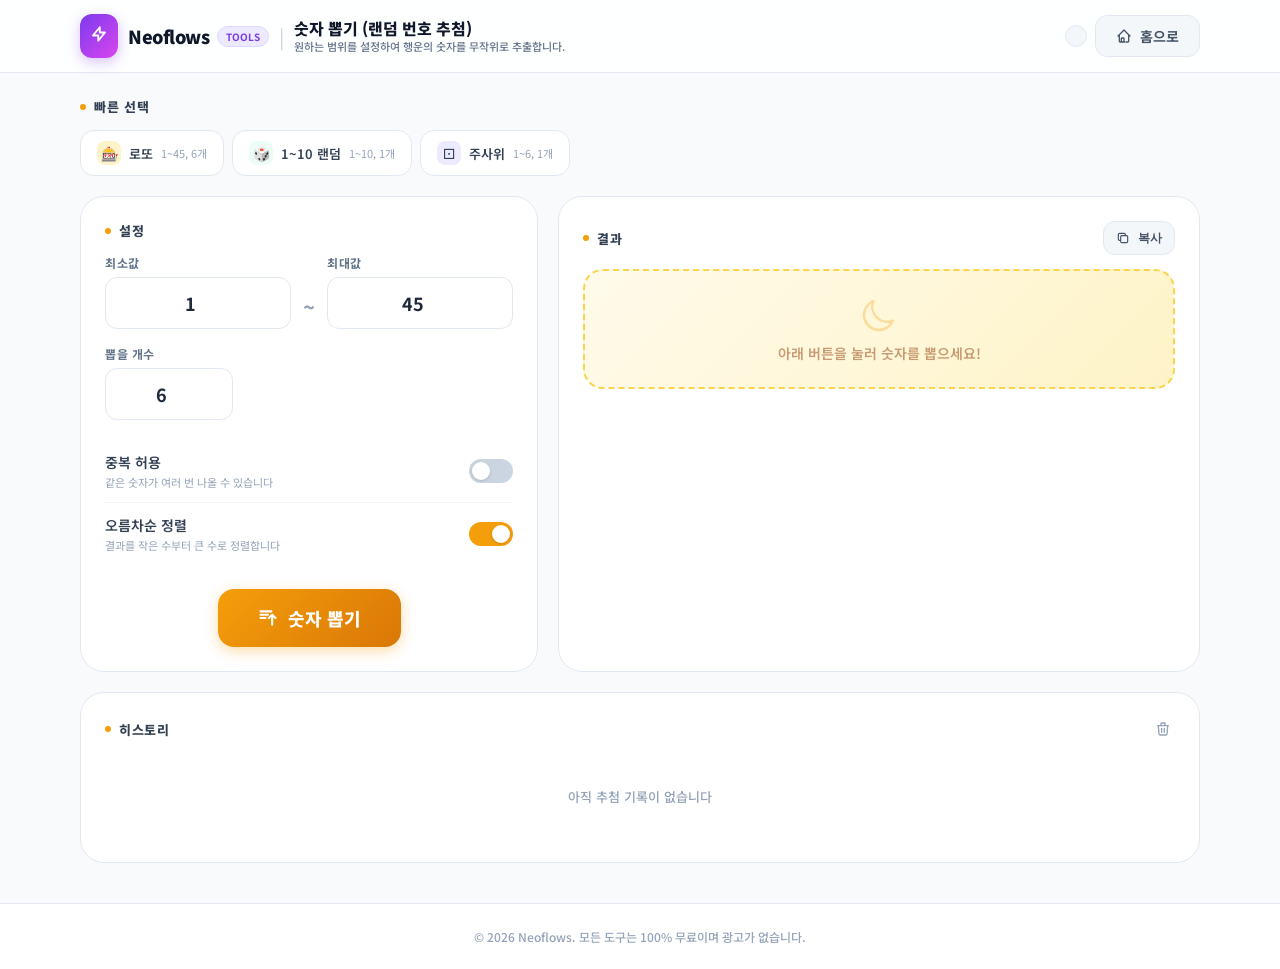
<file: number-picker.html>
<!DOCTYPE html>
<html lang="ko">
<head>
  <meta charset="UTF-8">
  <meta name="viewport" content="width=device-width, initial-scale=1.0">
  <title>숫자 뽑기 (랜덤 번호 추첨) | Neoflows Tools</title>
  <meta name="description" content="원하는 범위를 설정하여 행운의 숫자를 무작위로 추출합니다. 로또 번호 생성, 주사위, 랜덤 뽑기 등 다양한 활용!">
  <!-- Google Fonts (Noto Sans KR) -->
  <link rel="preconnect" href="https://fonts.googleapis.com">
  <link rel="preconnect" href="https://fonts.gstatic.com" crossorigin>
  <link href="https://fonts.googleapis.com/css2?family=Noto+Sans+KR:wght@400;500;600;700;800;900&display=swap" rel="stylesheet">
  <!-- Shared Styles -->
  <link rel="stylesheet" href="css/common.css">
  <style>
    /* ======================================== */
    /*  Number Picker Page - Specific Styles     */
    /* ======================================== */

    /* Ball animations */
    @keyframes ballPop {
      0% { transform: scale(0) rotate(-180deg); opacity: 0; }
      60% { transform: scale(1.15) rotate(10deg); opacity: 1; }
      80% { transform: scale(0.95) rotate(-3deg); }
      100% { transform: scale(1) rotate(0deg); opacity: 1; }
    }
    @keyframes ballGlow {
      0%, 100% { box-shadow: 0 0 8px rgba(245,158,11,0.3), 0 4px 14px rgba(245,158,11,0.15); }
      50% { box-shadow: 0 0 20px rgba(245,158,11,0.5), 0 4px 24px rgba(245,158,11,0.3); }
    }
    @keyframes ballFloat {
      0%, 100% { transform: translateY(0); }
      50% { transform: translateY(-4px); }
    }
    @keyframes shimmerRoll {
      0% { background-position: -200% 0; }
      100% { background-position: 200% 0; }
    }
    @keyframes confettiFall {
      0% { opacity: 1; transform: translateY(0) rotate(0deg) scale(1); }
      100% { opacity: 0; transform: translateY(-80px) rotate(720deg) scale(0.2); }
    }
    @keyframes shakeInput {
      0%, 100% { transform: translateX(0); }
      20% { transform: translateX(-6px); }
      40% { transform: translateX(6px); }
      60% { transform: translateX(-4px); }
      80% { transform: translateX(4px); }
    }

    .ball-pop {
      animation: ballPop 0.55s cubic-bezier(0.175, 0.885, 0.32, 1.275) forwards;
    }
    .ball-glow {
      animation: ballGlow 2s ease-in-out infinite;
    }
    .ball-float {
      animation: ballFloat 3s ease-in-out infinite;
    }
    .shake-input {
      animation: shakeInput 0.4s ease-in-out;
    }

    /* Number ball */
    .number-ball {
      width: 4.5rem;
      height: 4.5rem;
      border-radius: 50%;
      display: flex;
      align-items: center;
      justify-content: center;
      font-size: 1.375rem;
      font-weight: 900;
      color: white;
      position: relative;
      flex-shrink: 0;
      user-select: none;
    }
    .number-ball::before {
      content: '';
      position: absolute;
      top: 8%;
      left: 18%;
      width: 35%;
      height: 25%;
      background: rgba(255,255,255,0.35);
      border-radius: 50%;
      transform: rotate(-25deg);
    }
    .number-ball::after {
      content: '';
      position: absolute;
      inset: 0;
      border-radius: 50%;
      box-shadow: inset 0 -4px 8px rgba(0,0,0,0.15), 0 4px 14px rgba(0,0,0,0.1);
      pointer-events: none;
    }

    /* Ball color variants */
    .ball-amber { background: linear-gradient(135deg, #f59e0b, #d97706); }
    .ball-orange { background: linear-gradient(135deg, #f97316, #ea580c); }
    .ball-rose { background: linear-gradient(135deg, #f43f5e, #e11d48); }
    .ball-emerald { background: linear-gradient(135deg, #10b981, #059669); }
    .ball-sky { background: linear-gradient(135deg, #0ea5e9, #0284c7); }
    .ball-violet { background: linear-gradient(135deg, #8b5cf6, #7c3aed); }
    .ball-pink { background: linear-gradient(135deg, #ec4899, #db2777); }
    .ball-teal { background: linear-gradient(135deg, #14b8a6, #0d9488); }

    /* Result area */
    .result-area {
      min-height: 7rem;
      display: flex;
      flex-wrap: wrap;
      align-items: center;
      justify-content: center;
      gap: 0.75rem;
      padding: 1.5rem;
      background: linear-gradient(135deg, #fffbeb 0%, #fef3c7 100%);
      border: 2px dashed #fcd34d;
      border-radius: 1.25rem;
      transition: all 0.3s ease;
    }
    .result-area.has-results {
      border-style: solid;
      border-color: #f59e0b;
      background: linear-gradient(135deg, #fffbeb 0%, #fef9c3 50%, #fef3c7 100%);
    }

    .result-placeholder {
      display: flex;
      flex-direction: column;
      align-items: center;
      gap: 0.5rem;
      color: #92400e;
      opacity: 0.5;
    }
    .result-placeholder svg {
      width: 2.5rem;
      height: 2.5rem;
      color: #f59e0b;
      opacity: 0.6;
    }

    /* Confetti particle */
    .confetti-particle {
      position: absolute;
      width: 8px;
      height: 8px;
      border-radius: 50%;
      animation: confettiFall 0.9s ease-out forwards;
      pointer-events: none;
    }

    /* Preset buttons */
    .preset-btn {
      display: flex;
      align-items: center;
      gap: 0.5rem;
      padding: 0.625rem 1rem;
      border: 1px solid #e2e8f0;
      border-radius: 0.875rem;
      background: white;
      cursor: pointer;
      transition: all 0.15s ease;
      font-family: inherit;
      font-size: 0.8125rem;
      font-weight: 600;
      color: #334155;
      white-space: nowrap;
    }
    .preset-btn:hover {
      border-color: #f59e0b;
      background: #fffbeb;
      transform: translateY(-1px);
      box-shadow: 0 4px 12px rgba(245,158,11,0.15);
    }
    .preset-btn.active {
      border-color: #f59e0b;
      background: #fef3c7;
      color: #92400e;
      box-shadow: 0 0 0 3px rgba(245,158,11,0.15);
    }
    .preset-btn .preset-icon {
      width: 1.5rem;
      height: 1.5rem;
      border-radius: 0.5rem;
      display: flex;
      align-items: center;
      justify-content: center;
      font-size: 0.875rem;
      flex-shrink: 0;
    }

    /* Custom checkbox toggle */
    .toggle-row {
      display: flex;
      align-items: center;
      justify-content: space-between;
      padding: 0.75rem 0;
      border-bottom: 1px solid #f1f5f9;
    }
    .toggle-row:last-child { border-bottom: none; }
    .toggle-label {
      font-size: 0.875rem;
      font-weight: 600;
      color: #334155;
      display: flex;
      flex-direction: column;
      gap: 0.125rem;
    }
    .toggle-label small {
      font-size: 0.6875rem;
      font-weight: 400;
      color: #94a3b8;
    }
    .toggle-switch {
      position: relative;
      width: 2.75rem;
      height: 1.5rem;
      flex-shrink: 0;
    }
    .toggle-switch input {
      opacity: 0;
      width: 0;
      height: 0;
      position: absolute;
    }
    .toggle-slider {
      position: absolute;
      cursor: pointer;
      inset: 0;
      background-color: #cbd5e1;
      border-radius: 9999px;
      transition: 0.25s;
    }
    .toggle-slider::before {
      content: "";
      position: absolute;
      height: 1.125rem;
      width: 1.125rem;
      left: 0.1875rem;
      bottom: 0.1875rem;
      background-color: white;
      border-radius: 50%;
      transition: 0.25s;
      box-shadow: 0 1px 3px rgba(0,0,0,0.15);
    }
    .toggle-switch input:checked + .toggle-slider {
      background-color: #f59e0b;
    }
    .toggle-switch input:checked + .toggle-slider::before {
      transform: translateX(1.25rem);
    }

    /* History */
    .history-item {
      display: flex;
      align-items: center;
      gap: 0.75rem;
      padding: 0.75rem;
      border-radius: 0.875rem;
      background: #f8fafc;
      border: 1px solid #f1f5f9;
      transition: all 0.15s ease;
    }
    .history-item:hover {
      background: #fffbeb;
      border-color: #fde68a;
    }
    .history-balls {
      display: flex;
      gap: 0.375rem;
      flex-wrap: wrap;
    }
    .history-mini-ball {
      width: 1.75rem;
      height: 1.75rem;
      border-radius: 50%;
      display: flex;
      align-items: center;
      justify-content: center;
      font-size: 0.625rem;
      font-weight: 800;
      color: white;
      flex-shrink: 0;
      position: relative;
    }
    .history-mini-ball::before {
      content: '';
      position: absolute;
      top: 15%;
      left: 20%;
      width: 30%;
      height: 20%;
      background: rgba(255,255,255,0.3);
      border-radius: 50%;
      transform: rotate(-20deg);
    }
    .history-time {
      font-size: 0.6875rem;
      color: #94a3b8;
      font-weight: 500;
      white-space: nowrap;
    }
    .history-clear-btn {
      background: none;
      border: none;
      cursor: pointer;
      color: #94a3b8;
      padding: 0.25rem;
      border-radius: 0.375rem;
      transition: all 0.15s;
      display: flex;
      align-items: center;
      justify-content: center;
    }
    .history-clear-btn:hover {
      color: #ef4444;
      background: #fef2f2;
    }

    /* Shimmer on rolling */
    .shimmer-rolling {
      background: linear-gradient(90deg, #f59e0b 25%, #fbbf24 50%, #f59e0b 75%);
      background-size: 200% 100%;
      animation: shimmerRoll 0.4s linear infinite;
      -webkit-background-clip: text;
      -webkit-text-fill-color: transparent;
      background-clip: text;
    }

    /* Big pick button */
    .pick-btn {
      display: inline-flex;
      align-items: center;
      justify-content: center;
      gap: 0.625rem;
      padding: 1rem 2.5rem;
      border-radius: 1rem;
      font-weight: 800;
      font-size: 1.125rem;
      font-family: inherit;
      border: none;
      cursor: pointer;
      transition: all 0.2s ease;
      color: white;
      background: linear-gradient(135deg, #f59e0b, #d97706);
      box-shadow: 0 4px 14px rgba(245,158,11,0.35);
      position: relative;
      overflow: hidden;
    }
    .pick-btn:hover {
      background: linear-gradient(135deg, #d97706, #b45309);
      box-shadow: 0 6px 20px rgba(245,158,11,0.45);
      transform: translateY(-2px);
    }
    .pick-btn:active {
      transform: translateY(0) scale(0.98);
    }
    .pick-btn:disabled {
      opacity: 0.6;
      cursor: not-allowed;
      transform: none !important;
    }
    .pick-btn svg {
      width: 1.25rem;
      height: 1.25rem;
    }

    /* Input group styling */
    .input-group {
      display: flex;
      flex-direction: column;
      gap: 0.375rem;
    }
    .input-group label {
      font-size: 0.75rem;
      font-weight: 700;
      color: #64748b;
      text-transform: uppercase;
      letter-spacing: 0.05em;
    }
    .input-group input {
      text-align: center;
      font-weight: 700;
      font-size: 1.125rem;
      padding: 0.75rem;
    }

    /* Section title */
    .section-title {
      font-size: 0.8125rem;
      font-weight: 800;
      color: #334155;
      text-transform: uppercase;
      letter-spacing: 0.05em;
      display: flex;
      align-items: center;
      gap: 0.5rem;
      margin-bottom: 0.875rem;
    }
    .section-title .title-dot {
      width: 6px;
      height: 6px;
      border-radius: 50%;
      background: #f59e0b;
    }

    /* Responsive balls */
    @media (max-width: 640px) {
      .number-ball {
        width: 3.5rem;
        height: 3.5rem;
        font-size: 1.0625rem;
      }
      .result-area {
        min-height: 5.5rem;
        padding: 1rem;
        gap: 0.5rem;
      }
      .pick-btn {
        padding: 0.875rem 2rem;
        font-size: 1rem;
      }
      .preset-btn {
        padding: 0.5rem 0.75rem;
        font-size: 0.75rem;
      }
    }
  </style>
  <style id="nfDarkOverrides"></style>
</head>
<body>
  <div id="app" style="display:flex;flex-direction:column;min-height:100vh;"></div>

  <!-- Shared JS -->
  <script src="js/common.js"></script>

  <script>
    /* ======================================== */
    /*  Number Picker - Main Script              */
    /* ======================================== */

    const BALL_COLORS = ['ball-amber', 'ball-orange', 'ball-rose', 'ball-emerald', 'ball-sky', 'ball-violet', 'ball-pink', 'ball-teal'];
    const HISTORY_KEY = 'nf_numberpicker_history';
    const MAX_HISTORY = 20;

    let isRolling = false;
    let activePreset = null;

    /* --- Presets --- */
    const PRESETS = {
      lotto: { min: 1, max: 45, count: 6, duplicates: false, sort: true, label: '로또', icon: '🎰', iconBg: '#fef3c7' },
      random10: { min: 1, max: 10, count: 1, duplicates: false, sort: false, label: '1~10 랜덤', icon: '🎲', iconBg: '#ecfdf5' },
      dice: { min: 1, max: 6, count: 1, duplicates: false, sort: false, label: '주사위', icon: '⚀', iconBg: '#ede9fe' },
    };

    /* --- Render Page --- */
    function renderPage() {
      const app = document.getElementById('app');
      app.innerHTML = `
        ${toolHeaderHTML('숫자 뽑기 (랜덤 번호 추첨)', '원하는 범위를 설정하여 행운의 숫자를 무작위로 추출합니다.')}

        <main class="nf-container" style="flex:1;padding-top:1.5rem;padding-bottom:2.5rem;">

          <!-- Presets -->
          <section class="stagger-hidden animate-fade-in-up delay-1" style="margin-bottom:1.25rem;">
            <div class="section-title"><span class="title-dot"></span>빠른 선택</div>
            <div style="display:flex;gap:0.5rem;flex-wrap:wrap;">
              ${Object.entries(PRESETS).map(([key, p]) => `
                <button class="preset-btn" data-preset="${key}" onclick="applyPreset('${key}')">
                  <span class="preset-icon" style="background:${p.iconBg}">${p.icon}</span>
                  <span>${p.label}</span>
                  <span style="font-size:0.6875rem;color:#94a3b8;font-weight:400;">${p.min}~${p.max}, ${p.count}개</span>
                </button>
              `).join('')}
            </div>
          </section>

          <div style="display:grid;grid-template-columns:1fr;gap:1.25rem;">
            <!-- Desktop: 2-col layout -->
            <div class="nf-desktop-grid" style="display:grid;grid-template-columns:1fr;gap:1.25rem;">

              <!-- Settings Card -->
              <section class="nf-card stagger-hidden animate-fade-in-up delay-2">
                <div class="section-title"><span class="title-dot"></span>설정</div>

                <!-- Range Inputs -->
                <div style="display:grid;grid-template-columns:1fr auto 1fr;gap:0.75rem;align-items:end;margin-bottom:1rem;">
                  <div class="input-group">
                    <label for="minInput">최소값</label>
                    <input type="number" id="minInput" class="nf-input" value="1" min="-999999999" max="999999999">
                  </div>
                  <div style="padding-bottom:0.5rem;font-weight:800;color:#94a3b8;font-size:1.25rem;">~</div>
                  <div class="input-group">
                    <label for="maxInput">최대값</label>
                    <input type="number" id="maxInput" class="nf-input" value="45" min="-999999999" max="999999999">
                  </div>
                </div>

                <!-- Count Input -->
                <div class="input-group" style="margin-bottom:1rem;">
                  <label for="countInput">뽑을 개수</label>
                  <input type="number" id="countInput" class="nf-input" value="6" min="1" max="9999" style="max-width:8rem;">
                </div>

                <!-- Toggles -->
                <div style="padding:0.25rem 0;">
                  <div class="toggle-row">
                    <div class="toggle-label">
                      <span>중복 허용</span>
                      <small>같은 숫자가 여러 번 나올 수 있습니다</small>
                    </div>
                    <label class="toggle-switch">
                      <input type="checkbox" id="duplicatesToggle">
                      <span class="toggle-slider"></span>
                    </label>
                  </div>
                  <div class="toggle-row">
                    <div class="toggle-label">
                      <span>오름차순 정렬</span>
                      <small>결과를 작은 수부터 큰 수로 정렬합니다</small>
                    </div>
                    <label class="toggle-switch">
                      <input type="checkbox" id="sortToggle" checked>
                      <span class="toggle-slider"></span>
                    </label>
                  </div>
                </div>

                <!-- Pick Button -->
                <div style="display:flex;justify-content:center;margin-top:1.25rem;">
                  <button class="pick-btn" id="pickBtn" onclick="startPick()">
                    <svg fill="none" stroke="currentColor" viewBox="0 0 24 24"><path stroke-linecap="round" stroke-linejoin="round" stroke-width="2.5" d="M3 4h13M3 8h9m-9 4h6m4 0l4-4m0 0l4 4m-4-4v12"/></svg>
                    숫자 뽑기
                  </button>
                </div>
              </section>

              <!-- Result Card -->
              <section class="nf-card stagger-hidden animate-fade-in-up delay-3" style="position:relative;overflow:hidden;">
                <div style="display:flex;align-items:center;justify-content:space-between;margin-bottom:0.875rem;">
                  <div class="section-title" style="margin-bottom:0;"><span class="title-dot"></span>결과</div>
                  <button class="nf-btn nf-btn-ghost" style="padding:0.375rem 0.75rem;font-size:0.75rem;" onclick="copyResults()" id="copyBtn" disabled>
                    <svg style="width:0.875rem;height:0.875rem" fill="none" stroke="currentColor" viewBox="0 0 24 24"><path stroke-linecap="round" stroke-linejoin="round" stroke-width="2" d="M8 16H6a2 2 0 01-2-2V6a2 2 0 012-2h8a2 2 0 012 2v2m-6 12h8a2 2 0 002-2v-8a2 2 0 00-2-2h-8a2 2 0 00-2 2v8a2 2 0 002 2z"/></svg>
                    복사
                  </button>
                </div>
                <div class="result-area" id="resultArea">
                  <div class="result-placeholder" id="resultPlaceholder">
                    <svg fill="none" stroke="currentColor" viewBox="0 0 24 24"><path stroke-linecap="round" stroke-linejoin="round" stroke-width="1.5" d="M20.354 15.354A9 9 0 018.646 3.646 9.003 9.003 0 0012 21a9.003 9.003 0 008.354-5.646z"/></svg>
                    <span style="font-size:0.875rem;font-weight:600;">아래 버튼을 눌러 숫자를 뽑으세요!</span>
                  </div>
                </div>
                <div id="confettiContainer" style="position:absolute;inset:0;pointer-events:none;overflow:hidden;border-radius:1.5rem;"></div>
              </section>
            </div>

            <!-- History Card -->
            <section class="nf-card stagger-hidden animate-fade-in-up delay-4">
              <div style="display:flex;align-items:center;justify-content:space-between;margin-bottom:0.875rem;">
                <div class="section-title" style="margin-bottom:0;"><span class="title-dot"></span>히스토리</div>
                <button class="history-clear-btn" onclick="clearHistory()" title="히스토리 삭제">
                  <svg style="width:1rem;height:1rem" fill="none" stroke="currentColor" viewBox="0 0 24 24"><path stroke-linecap="round" stroke-linejoin="round" stroke-width="2" d="M19 7l-.867 12.142A2 2 0 0116.138 21H7.862a2 2 0 01-1.995-1.858L5 7m5 4v6m4-6v6m1-10V4a1 1 0 00-1-1h-4a1 1 0 00-1 1v3M4 7h16"/></svg>
                </button>
              </div>
              <div id="historyList" style="display:flex;flex-direction:column;gap:0.5rem;max-height:24rem;overflow-y:auto;"></div>
              <div id="historyEmpty" style="text-align:center;padding:2rem 0;color:#94a3b8;font-size:0.8125rem;font-weight:500;">
                아직 추첨 기록이 없습니다
              </div>
            </section>

          </div>
        </main>

        ${toolFooterHTML()}
      `;

      // Add responsive grid styles for desktop
      addDesktopGridStyles();
      // Load history
      renderHistory();
      // Listen for input changes to deactivate preset
      setupInputListeners();
      // Initialize dark overrides
      updateBodyDarkStyles();
    }

    /* --- Desktop Grid --- */
    function addDesktopGridStyles() {
      const style = document.createElement('style');
      style.textContent = `
        @media (min-width: 768px) {
          .nf-desktop-grid {
            grid-template-columns: 5fr 7fr !important;
          }
        }
      `;
      document.head.appendChild(style);
    }

    /* --- Input Listeners --- */
    function setupInputListeners() {
      const inputs = ['minInput', 'maxInput', 'countInput', 'duplicatesToggle', 'sortToggle'];
      inputs.forEach(id => {
        const el = document.getElementById(id);
        if (el) {
          el.addEventListener('input', deactivatePreset);
          el.addEventListener('change', deactivatePreset);
        }
      });
    }

    function deactivatePreset() {
      activePreset = null;
      document.querySelectorAll('.preset-btn').forEach(b => b.classList.remove('active'));
    }

    /* --- Apply Preset --- */
    function applyPreset(key) {
      const p = PRESETS[key];
      if (!p) return;

      document.getElementById('minInput').value = p.min;
      document.getElementById('maxInput').value = p.max;
      document.getElementById('countInput').value = p.count;
      document.getElementById('duplicatesToggle').checked = p.duplicates;
      document.getElementById('sortToggle').checked = p.sort;

      // Highlight active preset
      activePreset = key;
      document.querySelectorAll('.preset-btn').forEach(b => {
        b.classList.toggle('active', b.dataset.preset === key);
      });

      showToast(`'${p.label}' 프리셋이 적용되었습니다`);
    }

    /* --- Validate Inputs --- */
    function validateInputs() {
      const minVal = parseInt(document.getElementById('minInput').value);
      const maxVal = parseInt(document.getElementById('maxInput').value);
      const countVal = parseInt(document.getElementById('countInput').value);
      const allowDup = document.getElementById('duplicatesToggle').checked;

      if (isNaN(minVal) || isNaN(maxVal) || isNaN(countVal)) {
        showToast('숫자를 올바르게 입력해 주세요');
        return null;
      }

      if (minVal > maxVal) {
        showToast('최소값이 최대값보다 클 수 없습니다');
        shakeElement(document.getElementById('minInput'));
        shakeElement(document.getElementById('maxInput'));
        return null;
      }

      const range = maxVal - minVal + 1;

      if (countVal < 1) {
        showToast('뽑을 개수는 1 이상이어야 합니다');
        return null;
      }

      if (!allowDup && countVal > range) {
        showToast(`중복 없이 뽑을 수 있는 최대 개수는 ${range}개입니다`);
        shakeElement(document.getElementById('countInput'));
        return null;
      }

      return { min: minVal, max: maxVal, count: countVal, allowDup, sort: document.getElementById('sortToggle').checked };
    }

    function shakeElement(el) {
      el.classList.remove('shake-input');
      void el.offsetWidth; // force reflow
      el.classList.add('shake-input');
      setTimeout(() => el.classList.remove('shake-input'), 500);
    }

    /* --- Pick Numbers --- */
    function startPick() {
      if (isRolling) return;

      const config = validateInputs();
      if (!config) return;

      isRolling = true;
      const pickBtn = document.getElementById('pickBtn');
      pickBtn.disabled = true;
      pickBtn.innerHTML = `<svg class="animate-spin" style="width:1.25rem;height:1.25rem" fill="none" viewBox="0 0 24 24"><circle class="opacity-25" cx="12" cy="12" r="10" stroke="currentColor" stroke-width="4"></circle><path class="opacity-75" fill="currentColor" d="M4 12a8 8 0 018-8V0C5.373 0 0 5.373 0 12h4z"></path></svg> 뽑는 중...`;

      const resultArea = document.getElementById('resultArea');
      const placeholder = document.getElementById('resultPlaceholder');
      if (placeholder) placeholder.style.display = 'none';
      resultArea.classList.add('has-results');

      // Clear old results
      resultArea.querySelectorAll('.number-ball').forEach(b => b.remove());

      // Generate numbers
      const numbers = generateNumbers(config);

      // Animate rolling effect then reveal
      animateRolling(resultArea, numbers, config, () => {
        // Save to history
        saveToHistory(numbers, config);
        // Enable copy
        document.getElementById('copyBtn').disabled = false;
        // Fire confetti
        spawnConfetti();
        // Reset button
        pickBtn.disabled = false;
        pickBtn.innerHTML = `<svg fill="none" stroke="currentColor" viewBox="0 0 24 24" style="width:1.25rem;height:1.25rem"><path stroke-linecap="round" stroke-linejoin="round" stroke-width="2.5" d="M3 4h13M3 8h9m-9 4h6m4 0l4-4m0 0l4 4m-4-4v12"/></svg> 숫자 뽑기`;
        isRolling = false;
      });
    }

    function generateNumbers(config) {
      const { min, max, count, allowDup, sort } = config;
      const range = max - min + 1;
      const numbers = [];

      if (allowDup) {
        for (let i = 0; i < count; i++) {
          numbers.push(Math.floor(Math.random() * range) + min);
        }
      } else {
        const pool = [];
        for (let i = min; i <= max; i++) pool.push(i);
        // Fisher-Yates shuffle and take first `count`
        for (let i = pool.length - 1; i > 0; i--) {
          const j = Math.floor(Math.random() * (i + 1));
          [pool[i], pool[j]] = [pool[j], pool[i]];
        }
        numbers.push(...pool.slice(0, count));
      }

      if (sort) numbers.sort((a, b) => a - b);
      return numbers;
    }

    /* --- Rolling Animation --- */
    function animateRolling(container, finalNumbers, config, onComplete) {
      const { min, max, count } = config;
      const totalDuration = 1200; // ms
      const startTime = performance.now();
      let revealedCount = 0;

      // Create placeholder balls with rolling numbers
      const balls = [];
      for (let i = 0; i < count; i++) {
        const ball = document.createElement('div');
        ball.className = `number-ball ${BALL_COLORS[i % BALL_COLORS.length]}`;
        ball.style.opacity = '0';
        ball.style.transform = 'scale(0)';
        ball.textContent = min;
        container.appendChild(ball);
        balls.push(ball);
      }

      function rollFrame(now) {
        const elapsed = now - startTime;
        const progress = Math.min(elapsed / totalDuration, 1);

        // Determine how many balls to show based on progress
        const showCount = Math.min(Math.floor(progress * count * 1.5) + 1, count);

        for (let i = 0; i < count; i++) {
          const ball = balls[i];
          if (i < showCount) {
            if (ball.style.opacity === '0') {
              ball.style.opacity = '0.4';
              ball.style.transform = 'scale(0.7)';
            }
            // Rolling number effect - slow down as we progress
            const rollSpeed = Math.max(30, 200 * (1 - progress));
            if (progress < 0.85 || i >= revealedCount) {
              const randomNum = Math.floor(Math.random() * (max - min + 1)) + min;
              ball.textContent = randomNum;
            }
          }
        }

        if (progress < 1) {
          requestAnimationFrame(rollFrame);
        } else {
          // Reveal final numbers with staggered pop animation
          balls.forEach((ball, i) => {
            setTimeout(() => {
              ball.textContent = finalNumbers[i];
              ball.className = `number-ball ${BALL_COLORS[i % BALL_COLORS.length]} ball-pop ball-float`;
              ball.style.opacity = '1';
              ball.style.transform = 'scale(1)';

              // Add glow after pop
              setTimeout(() => {
                ball.classList.add('ball-glow');
              }, 550);
            }, i * 120);
          });

          // Complete after all balls revealed
          setTimeout(onComplete, count * 120 + 600);
        }
      }

      requestAnimationFrame(rollFrame);
    }

    /* --- Confetti --- */
    function spawnConfetti() {
      const container = document.getElementById('confettiContainer');
      if (!container) return;
      const colors = ['#f59e0b', '#ef4444', '#10b981', '#3b82f6', '#8b5cf6', '#ec4899', '#f97316', '#06b6d4'];

      for (let i = 0; i < 24; i++) {
        const particle = document.createElement('div');
        particle.className = 'confetti-particle';
        particle.style.background = colors[Math.floor(Math.random() * colors.length)];
        particle.style.left = (20 + Math.random() * 60) + '%';
        particle.style.top = (30 + Math.random() * 40) + '%';
        particle.style.width = (4 + Math.random() * 8) + 'px';
        particle.style.height = particle.style.width;
        particle.style.animationDuration = (0.6 + Math.random() * 0.6) + 's';
        container.appendChild(particle);
        setTimeout(() => particle.remove(), 1200);
      }
    }

    /* --- Copy Results --- */
    function copyResults() {
      const balls = document.querySelectorAll('#resultArea .number-ball');
      if (balls.length === 0) {
        showToast('복사할 결과가 없습니다');
        return;
      }
      const numbers = Array.from(balls).map(b => b.textContent.trim());
      copyToClipboard(numbers.join(', '), '결과가 클립보드에 복사되었습니다!');
    }

    /* --- History --- */
    function getHistory() {
      try {
        return JSON.parse(localStorage.getItem(HISTORY_KEY)) || [];
      } catch { return []; }
    }

    function saveToHistory(numbers, config) {
      const history = getHistory();
      history.unshift({
        numbers,
        config: { min: config.min, max: config.max, count: config.count, allowDup: config.allowDup, sort: config.sort },
        time: new Date().toISOString(),
      });
      // Limit to max
      if (history.length > MAX_HISTORY) history.length = MAX_HISTORY;
      localStorage.setItem(HISTORY_KEY, JSON.stringify(history));
      renderHistory();
    }

    function clearHistory() {
      const history = getHistory();
      if (history.length === 0) {
        showToast('삭제할 기록이 없습니다');
        return;
      }
      localStorage.removeItem(HISTORY_KEY);
      renderHistory();
      showToast('히스토리가 삭제되었습니다');
    }

    function renderHistory() {
      const list = document.getElementById('historyList');
      const empty = document.getElementById('historyEmpty');
      if (!list || !empty) return;

      const history = getHistory();

      if (history.length === 0) {
        list.innerHTML = '';
        empty.style.display = 'block';
        return;
      }

      empty.style.display = 'none';
      list.innerHTML = history.map((entry, idx) => {
        const date = new Date(entry.time);
        const timeStr = `${date.getMonth()+1}/${date.getDate()} ${String(date.getHours()).padStart(2,'0')}:${String(date.getMinutes()).padStart(2,'0')}`;
        const ballCount = Math.min(entry.numbers.length, 10);
        const moreCount = entry.numbers.length - ballCount;

        return `
          <div class="history-item" style="${idx === 0 ? 'animation:fadeInUp 0.4s ease-out;' : ''}">
            <div style="display:flex;flex-direction:column;gap:0.25rem;flex:1;min-width:0;">
              <div class="history-balls">
                ${entry.numbers.slice(0, ballCount).map((n, i) => `
                  <span class="history-mini-ball ${BALL_COLORS[i % BALL_COLORS.length]}">${n}</span>
                `).join('')}
                ${moreCount > 0 ? `<span style="font-size:0.6875rem;color:#94a3b8;font-weight:600;align-self:center;">+${moreCount}</span>` : ''}
              </div>
              <div style="display:flex;gap:0.5rem;align-items:center;">
                <span class="history-time">${timeStr}</span>
                <span style="font-size:0.625rem;color:#cbd5e1;">${entry.config.min}~${entry.config.max}</span>
              </div>
            </div>
            <button class="history-clear-btn" onclick="copyHistoryItem(${idx})" title="복사" style="flex-shrink:0;">
              <svg style="width:0.875rem;height:0.875rem" fill="none" stroke="currentColor" viewBox="0 0 24 24"><path stroke-linecap="round" stroke-linejoin="round" stroke-width="2" d="M8 16H6a2 2 0 01-2-2V6a2 2 0 012-2h8a2 2 0 012 2v2m-6 12h8a2 2 0 002-2v-8a2 2 0 00-2-2h-8a2 2 0 00-2 2v8a2 2 0 002 2z"/></svg>
            </button>
          </div>
        `;
      }).join('');
    }

    function copyHistoryItem(idx) {
      const history = getHistory();
      if (!history[idx]) return;
      copyToClipboard(history[idx].numbers.join(', '), '결과가 클립보드에 복사되었습니다!');
    }

    /* --- Dark Mode Overrides --- */
    function updateNumberPickerDarkStyles() {
      const style = document.getElementById('nfDarkOverrides');
      if (!style) return;
      const isDark = document.body.classList.contains('dark');
      style.textContent = isDark ? `
        .nf-card { background: #0f172a !important; border-color: #1e293b !important; }
        h1, h2, h3, .nf-text-primary { color: #f8fafc !important; }
        .nf-text-secondary { color: #94a3b8 !important; }
        .nf-text-muted { color: #64748b !important; }
        .nf-input, input, textarea, select { background: #0f172a !important; border-color: #1e293b !important; color: #e2e8f0 !important; }
        .nf-bg-subtle { background: #1e293b !important; }
        .nf-border-subtle { border-color: #1e293b !important; }
        .section-title { color: #e2e8f0 !important; }
        .section-title .title-dot { background: #fbbf24 !important; }
        .toggle-label { color: #e2e8f0 !important; }
        .toggle-label small { color: #64748b !important; }
        .toggle-row { border-bottom-color: #1e293b !important; }
        .toggle-slider { background-color: #334155 !important; }
        .toggle-switch input:checked + .toggle-slider { background-color: #f59e0b !important; }
        .input-group label { color: #94a3b8 !important; }
        .result-area {
          background: linear-gradient(135deg, #1c1917 0%, #292524 100%) !important;
          border-color: #78350f !important;
        }
        .result-area.has-results {
          background: linear-gradient(135deg, #1c1917 0%, #292524 50%, #44403c 100%) !important;
          border-color: #f59e0b !important;
        }
        .result-placeholder { color: #a8a29e !important; }
        .result-placeholder svg { color: #f59e0b !important; }
        .preset-btn {
          background: #0f172a !important;
          border-color: #1e293b !important;
          color: #e2e8f0 !important;
        }
        .preset-btn:hover {
          border-color: #f59e0b !important;
          background: #1c1917 !important;
        }
        .preset-btn.active {
          border-color: #f59e0b !important;
          background: #292524 !important;
          color: #fbbf24 !important;
        }
        .preset-btn span[style*="color:#94a3b8"] { color: #64748b !important; }
        .history-item {
          background: #1e293b !important;
          border-color: #334155 !important;
        }
        .history-item:hover {
          background: #292524 !important;
          border-color: #78350f !important;
        }
        .history-clear-btn { color: #64748b !important; }
        .history-clear-btn:hover { color: #f87171 !important; background: #1c1917 !important; }
        .history-time { color: #64748b !important; }
        .history-item span[style*="color:#cbd5e1"] { color: #475569 !important; }
        .pick-btn {
          background: linear-gradient(135deg, #d97706, #b45309) !important;
        }
        .pick-btn:hover {
          background: linear-gradient(135deg, #b45309, #92400e) !important;
        }
      ` : '';
    }

    // Override the shared updateBodyDarkStyles to add our custom overrides
    const _origUpdateBodyDarkStyles = typeof updateBodyDarkStyles === 'function' ? updateBodyDarkStyles : null;
    if (_origUpdateBodyDarkStyles) {
      updateBodyDarkStyles = function() {
        _origUpdateBodyDarkStyles();
        updateNumberPickerDarkStyles();
      };
    }

    /* --- Init --- */
    document.addEventListener('DOMContentLoaded', () => {
      renderPage();
      // Re-observe dark mode
      const darkObs = new MutationObserver(() => updateNumberPickerDarkStyles());
      darkObs.observe(document.body, { attributes: true, attributeFilter: ['class'] });
      updateNumberPickerDarkStyles();
    });
  </script>
</body>
</html>
</file>
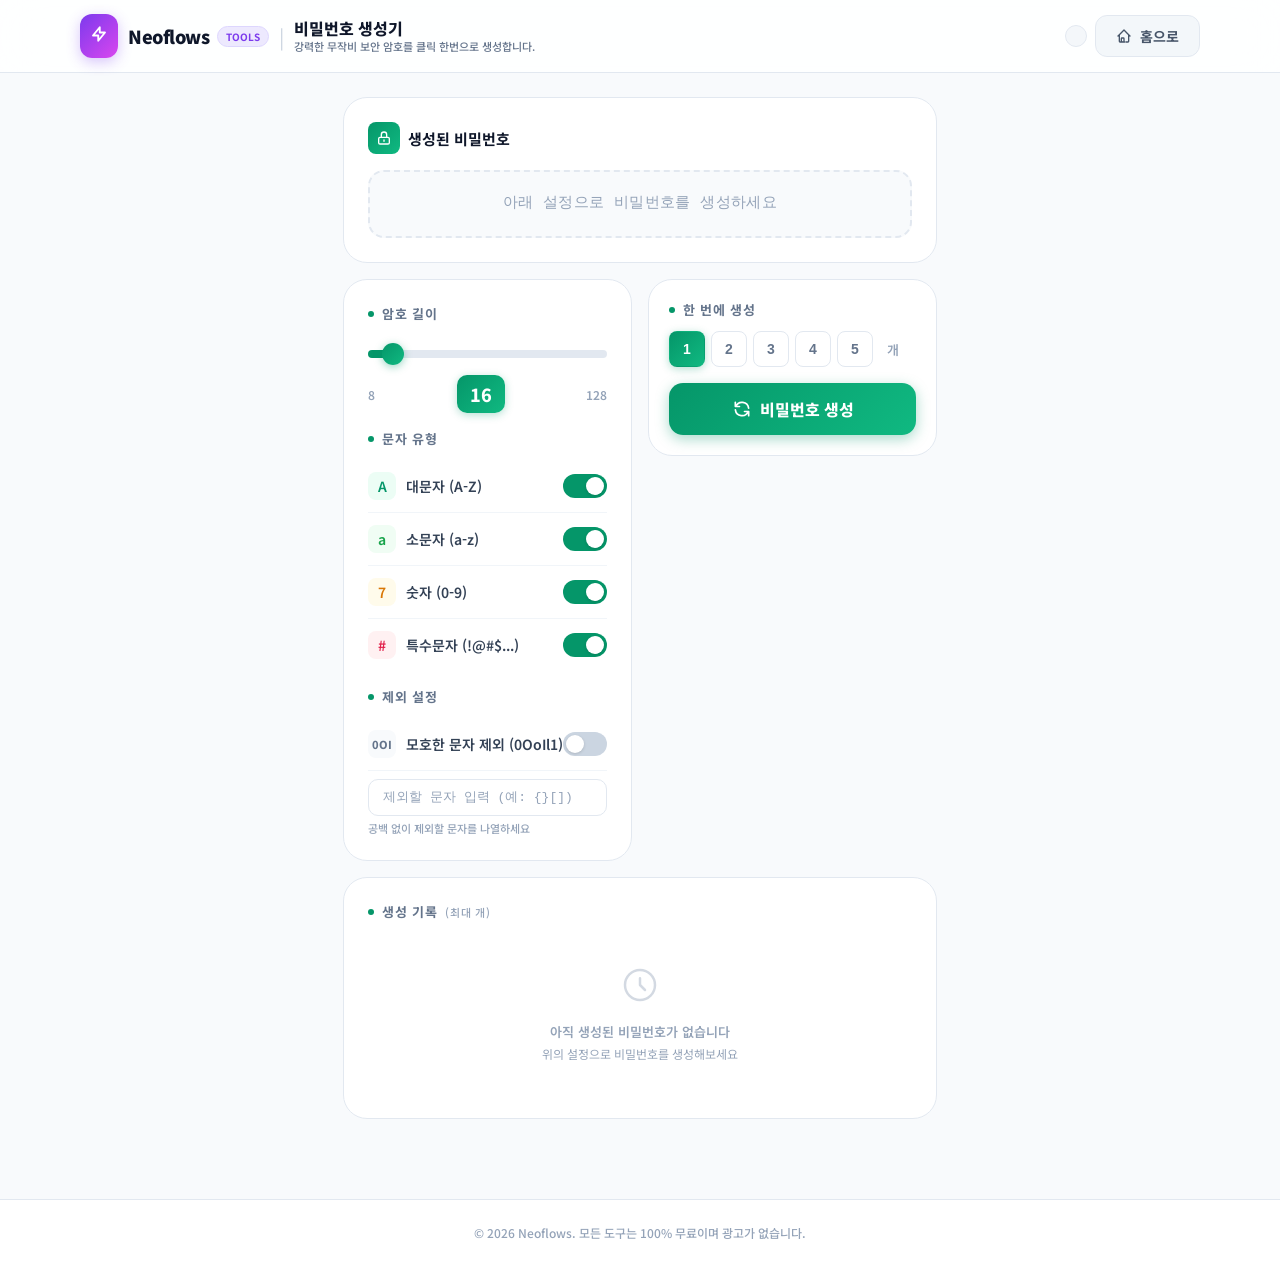
<file: password-generator.html>
<!DOCTYPE html>
<html lang="ko">
<head>
  <meta charset="UTF-8">
  <meta name="viewport" content="width=device-width, initial-scale=1.0">
  <title>비밀번호 생성기 (무작위 보안 암호) | Neoflows Tools</title>
  <meta name="description" content="강력한 무작비 보안 암호를 클릭 한번으로 생성합니다. 길이, 문자 유형, 특수문자 등을 커스텀 설정하세요.">
  <!-- Google Fonts (Noto Sans KR) -->
  <link rel="preconnect" href="https://fonts.googleapis.com">
  <link rel="preconnect" href="https://fonts.gstatic.com" crossorigin>
  <link href="https://fonts.googleapis.com/css2?family=Noto+Sans+KR:wght@400;500;600;700;800;900&display=swap" rel="stylesheet">
  <!-- Shared Styles -->
  <link rel="stylesheet" href="css/common.css">
  <style>
    /* ======================================== */
    /*  Password Generator Page Styles          */
    /*  Theme: EMERALD (#059669)                */
    /* ======================================== */

    /* Toggle Switch */
    .pg-toggle-row {
      display: flex;
      align-items: center;
      justify-content: space-between;
      padding: 0.75rem 0;
      border-bottom: 1px solid #f1f5f9;
    }
    .pg-toggle-row:last-child { border-bottom: none; }
    body.dark .pg-toggle-row { border-bottom-color: #1e293b; }

    .pg-toggle-label {
      display: flex;
      align-items: center;
      gap: 0.625rem;
      font-size: 0.875rem;
      font-weight: 600;
      color: #334155;
      cursor: pointer;
      user-select: none;
    }
    body.dark .pg-toggle-label { color: #e2e8f0; }

    .pg-toggle-icon {
      width: 1.75rem;
      height: 1.75rem;
      border-radius: 0.5rem;
      display: flex;
      align-items: center;
      justify-content: center;
      flex-shrink: 0;
    }

    .pg-switch {
      position: relative;
      width: 2.75rem;
      height: 1.5rem;
      cursor: pointer;
      flex-shrink: 0;
    }
    .pg-switch input {
      opacity: 0;
      width: 0;
      height: 0;
      position: absolute;
    }
    .pg-switch-track {
      position: absolute;
      inset: 0;
      background: #cbd5e1;
      border-radius: 9999px;
      transition: background 0.2s ease;
    }
    body.dark .pg-switch-track { background: #334155; }
    .pg-switch input:checked + .pg-switch-track {
      background: #059669;
    }
    .pg-switch-thumb {
      position: absolute;
      top: 0.175rem;
      left: 0.175rem;
      width: 1.15rem;
      height: 1.15rem;
      background: white;
      border-radius: 50%;
      transition: transform 0.2s ease;
      box-shadow: 0 1px 3px rgba(0,0,0,0.15);
    }
    .pg-switch input:checked ~ .pg-switch-thumb {
      transform: translateX(1.25rem);
    }

    /* Slider */
    .pg-slider-container {
      position: relative;
      padding: 0.25rem 0;
    }
    .pg-slider {
      -webkit-appearance: none;
      appearance: none;
      width: 100%;
      height: 0.5rem;
      border-radius: 9999px;
      background: #e2e8f0;
      outline: none;
      cursor: pointer;
      transition: background 0.2s;
    }
    body.dark .pg-slider { background: #334155; }
    .pg-slider::-webkit-slider-thumb {
      -webkit-appearance: none;
      appearance: none;
      width: 1.375rem;
      height: 1.375rem;
      border-radius: 50%;
      background: linear-gradient(135deg, #059669, #10b981);
      cursor: pointer;
      box-shadow: 0 2px 8px rgba(5,150,105,0.4);
      transition: transform 0.15s, box-shadow 0.15s;
    }
    .pg-slider::-webkit-slider-thumb:hover {
      transform: scale(1.15);
      box-shadow: 0 3px 12px rgba(5,150,105,0.5);
    }
    .pg-slider::-moz-range-thumb {
      width: 1.375rem;
      height: 1.375rem;
      border-radius: 50%;
      background: linear-gradient(135deg, #059669, #10b981);
      cursor: pointer;
      border: none;
      box-shadow: 0 2px 8px rgba(5,150,105,0.4);
    }

    /* Length display bubble */
    .pg-length-bubble {
      display: inline-flex;
      align-items: center;
      justify-content: center;
      min-width: 3rem;
      padding: 0.375rem 0.75rem;
      background: linear-gradient(135deg, #059669, #10b981);
      color: white;
      border-radius: 0.625rem;
      font-size: 1.125rem;
      font-weight: 800;
      box-shadow: 0 2px 8px rgba(5,150,105,0.3);
      transition: transform 0.15s;
    }

    /* Password display */
    .pg-password-display {
      background: #f8fafc;
      border: 2px dashed #e2e8f0;
      border-radius: 1rem;
      padding: 1.25rem 1.5rem;
      font-family: 'SF Mono', 'Fira Code', 'Cascadia Code', 'Courier New', monospace;
      font-size: 1.25rem;
      font-weight: 700;
      line-height: 1.6;
      word-break: break-all;
      letter-spacing: 0.02em;
      color: #0f172a;
      min-height: 4rem;
      display: flex;
      align-items: center;
      justify-content: center;
      text-align: center;
      transition: all 0.2s;
      position: relative;
    }
    body.dark .pg-password-display {
      background: #0f172a;
      border-color: #1e293b;
      color: #e2e8f0;
    }
    .pg-password-display.has-password {
      border-style: solid;
      border-color: #10b981;
      background: #ecfdf5;
    }
    body.dark .pg-password-display.has-password {
      background: rgba(5,150,105,0.08);
      border-color: #059669;
    }

    /* Password char coloring */
    .pg-char-upper { color: #059669; }
    .pg-char-lower { color: #0f172a; }
    .pg-char-number { color: #d97706; }
    .pg-char-special { color: #e11d48; }
    body.dark .pg-char-lower { color: #e2e8f0; }
    body.dark .pg-char-number { color: #fbbf24; }
    body.dark .pg-char-special { color: #fb7185; }
    body.dark .pg-char-upper { color: #34d399; }

    /* Strength indicator */
    .pg-strength-bar-bg {
      width: 100%;
      height: 0.5rem;
      background: #e2e8f0;
      border-radius: 9999px;
      overflow: hidden;
    }
    body.dark .pg-strength-bar-bg { background: #334155; }
    .pg-strength-bar-fill {
      height: 100%;
      border-radius: 9999px;
      transition: width 0.4s ease, background 0.4s ease;
    }
    .pg-strength-label {
      font-size: 0.8125rem;
      font-weight: 700;
      padding: 0.25rem 0.625rem;
      border-radius: 9999px;
      display: inline-block;
    }

    /* Strength levels */
    .pg-strength-weak .pg-strength-bar-fill { width: 25%; background: #ef4444; }
    .pg-strength-weak .pg-strength-label { background: #fef2f2; color: #ef4444; }
    .pg-strength-medium .pg-strength-bar-fill { width: 50%; background: #f59e0b; }
    .pg-strength-medium .pg-strength-label { background: #fffbeb; color: #d97706; }
    .pg-strength-strong .pg-strength-bar-fill { width: 75%; background: #059669; }
    .pg-strength-strong .pg-strength-label { background: #ecfdf5; color: #059669; }
    .pg-strength-vstrong .pg-strength-bar-fill { width: 100%; background: linear-gradient(90deg, #059669, #10b981); }
    .pg-strength-vstrong .pg-strength-label { background: #ecfdf5; color: #059669; }
    body.dark .pg-strength-weak .pg-strength-label { background: rgba(239,68,68,0.15); color: #f87171; }
    body.dark .pg-strength-medium .pg-strength-label { background: rgba(245,158,11,0.15); color: #fbbf24; }
    body.dark .pg-strength-strong .pg-strength-label { background: rgba(5,150,105,0.15); color: #34d399; }
    body.dark .pg-strength-vstrong .pg-strength-label { background: rgba(5,150,105,0.15); color: #34d399; }

    /* Generate button animation */
    @keyframes generatePulse {
      0% { transform: scale(1); }
      50% { transform: scale(1.02); }
      100% { transform: scale(1); }
    }
    @keyframes spinDots {
      0% { content: '⠋'; }
      20% { content: '⠙'; }
      40% { content: '⠹'; }
      60% { content: '⠼'; }
      80% { content: '⠴'; }
      100% { content: '⠋'; }
    }
    @keyframes scrambleChar {
      0%, 100% { opacity: 1; transform: translateY(0); }
      50% { opacity: 0.5; transform: translateY(-2px); }
    }
    @keyframes revealPassword {
      0% { opacity: 0; transform: scale(0.95); filter: blur(4px); }
      100% { opacity: 1; transform: scale(1); filter: blur(0); }
    }
    @keyframes copyFlash {
      0% { background-color: rgba(5,150,105,0.2); }
      100% { background-color: transparent; }
    }
    .pg-generating .pg-password-display {
      animation: scrambleChar 0.08s ease-in-out infinite;
    }
    .pg-reveal {
      animation: revealPassword 0.4s ease-out forwards;
    }
    .pg-copy-flash {
      animation: copyFlash 0.6s ease-out;
    }

    /* History items */
    .pg-history-item {
      display: flex;
      align-items: center;
      gap: 0.625rem;
      padding: 0.75rem;
      background: #f8fafc;
      border: 1px solid #f1f5f9;
      border-radius: 0.75rem;
      transition: all 0.15s;
      animation: fadeInUp 0.3s ease-out;
    }
    .pg-history-item:hover {
      border-color: #d1fae5;
      background: #ecfdf5;
    }
    body.dark .pg-history-item {
      background: rgba(15,23,42,0.6);
      border-color: #1e293b;
    }
    body.dark .pg-history-item:hover {
      border-color: rgba(5,150,105,0.3);
      background: rgba(5,150,105,0.05);
    }
    .pg-history-password {
      flex: 1;
      font-family: 'SF Mono', 'Fira Code', 'Courier New', monospace;
      font-size: 0.8125rem;
      font-weight: 600;
      color: #334155;
      white-space: nowrap;
      overflow: hidden;
      text-overflow: ellipsis;
      min-width: 0;
    }
    body.dark .pg-history-password { color: #cbd5e1; }
    .pg-history-time {
      font-size: 0.6875rem;
      color: #94a3b8;
      white-space: nowrap;
      flex-shrink: 0;
    }
    .pg-history-copy-btn {
      width: 2rem;
      height: 2rem;
      border-radius: 0.5rem;
      border: 1px solid #e2e8f0;
      background: white;
      color: #64748b;
      display: flex;
      align-items: center;
      justify-content: center;
      cursor: pointer;
      transition: all 0.15s;
      flex-shrink: 0;
    }
    .pg-history-copy-btn:hover {
      background: #ecfdf5;
      border-color: #10b981;
      color: #059669;
    }
    body.dark .pg-history-copy-btn {
      background: #0f172a;
      border-color: #1e293b;
      color: #64748b;
    }
    body.dark .pg-history-copy-btn:hover {
      background: rgba(5,150,105,0.1);
      border-color: #059669;
      color: #34d399;
    }

    /* Batch count selector */
    .pg-batch-selector {
      display: flex;
      gap: 0.375rem;
    }
    .pg-batch-btn {
      width: 2.25rem;
      height: 2.25rem;
      border-radius: 0.5rem;
      border: 1px solid #e2e8f0;
      background: white;
      color: #64748b;
      font-size: 0.875rem;
      font-weight: 700;
      cursor: pointer;
      transition: all 0.15s;
      display: flex;
      align-items: center;
      justify-content: center;
    }
    .pg-batch-btn:hover {
      border-color: #10b981;
      color: #059669;
      background: #ecfdf5;
    }
    .pg-batch-btn.active {
      background: linear-gradient(135deg, #059669, #10b981);
      color: white;
      border-color: transparent;
      box-shadow: 0 2px 8px rgba(5,150,105,0.3);
    }
    body.dark .pg-batch-btn {
      background: #0f172a;
      border-color: #1e293b;
      color: #64748b;
    }
    body.dark .pg-batch-btn:hover {
      border-color: #059669;
      color: #34d399;
      background: rgba(5,150,105,0.1);
    }
    body.dark .pg-batch-btn.active {
      background: linear-gradient(135deg, #059669, #10b981);
      color: white;
      border-color: transparent;
    }

    /* Batch results */
    .pg-batch-result {
      display: flex;
      align-items: center;
      gap: 0.625rem;
      padding: 0.875rem 1rem;
      background: #f8fafc;
      border: 1px solid #f1f5f9;
      border-radius: 0.875rem;
      animation: fadeInUp 0.3s ease-out;
      transition: all 0.15s;
    }
    .pg-batch-result:hover {
      border-color: #d1fae5;
      background: #ecfdf5;
    }
    body.dark .pg-batch-result {
      background: rgba(15,23,42,0.6);
      border-color: #1e293b;
    }
    body.dark .pg-batch-result:hover {
      border-color: rgba(5,150,105,0.3);
      background: rgba(5,150,105,0.05);
    }
    .pg-batch-result-password {
      flex: 1;
      font-family: 'SF Mono', 'Fira Code', 'Courier New', monospace;
      font-size: 0.9375rem;
      font-weight: 600;
      color: #0f172a;
      word-break: break-all;
      min-width: 0;
    }
    body.dark .pg-batch-result-password { color: #e2e8f0; }

    /* Entropy info */
    .pg-info-pill {
      display: inline-flex;
      align-items: center;
      gap: 0.375rem;
      padding: 0.25rem 0.625rem;
      background: #f1f5f9;
      border-radius: 9999px;
      font-size: 0.75rem;
      font-weight: 600;
      color: #64748b;
    }
    body.dark .pg-info-pill {
      background: #1e293b;
      color: #94a3b8;
    }

    /* Section titles */
    .pg-section-title {
      display: flex;
      align-items: center;
      gap: 0.5rem;
      font-size: 0.8125rem;
      font-weight: 700;
      color: #64748b;
      text-transform: uppercase;
      letter-spacing: 0.05em;
      margin-bottom: 0.75rem;
    }
    body.dark .pg-section-title { color: #94a3b8; }
    .pg-section-title-dot {
      width: 0.375rem;
      height: 0.375rem;
      border-radius: 50%;
      background: #059669;
    }

    /* Custom exclude input */
    .pg-exclude-input {
      width: 100%;
      padding: 0.625rem 0.875rem;
      border: 1px solid #e2e8f0;
      border-radius: 0.625rem;
      font-size: 0.8125rem;
      font-family: 'SF Mono', 'Fira Code', 'Courier New', monospace;
      background: white;
      color: #1e293b;
      outline: none;
      transition: all 0.15s;
      letter-spacing: 0.1em;
    }
    .pg-exclude-input:focus {
      border-color: #059669;
      box-shadow: 0 0 0 3px rgba(5,150,105,0.12);
    }
    .pg-exclude-input::placeholder { color: #94a3b8; letter-spacing: normal; }
    body.dark .pg-exclude-input {
      background: #0f172a;
      border-color: #1e293b;
      color: #e2e8f0;
    }
    body.dark .pg-exclude-input:focus {
      border-color: #059669;
      box-shadow: 0 0 0 3px rgba(5,150,105,0.2);
    }
    body.dark .pg-exclude-input::placeholder { color: #475569; }

    /* Copy button */
    .pg-copy-btn {
      display: inline-flex;
      align-items: center;
      justify-content: center;
      width: 2.75rem;
      height: 2.75rem;
      border-radius: 0.75rem;
      border: 1px solid #e2e8f0;
      background: white;
      color: #64748b;
      cursor: pointer;
      transition: all 0.15s;
      flex-shrink: 0;
    }
    .pg-copy-btn:hover {
      background: #ecfdf5;
      border-color: #10b981;
      color: #059669;
    }
    body.dark .pg-copy-btn {
      background: #0f172a;
      border-color: #1e293b;
      color: #64748b;
    }
    body.dark .pg-copy-btn:hover {
      background: rgba(5,150,105,0.1);
      border-color: #059669;
      color: #34d399;
    }

    /* Generate button */
    .pg-generate-btn {
      display: flex;
      align-items: center;
      justify-content: center;
      gap: 0.5rem;
      width: 100%;
      padding: 0.875rem 1.5rem;
      background: linear-gradient(135deg, #059669, #10b981);
      color: white;
      border: none;
      border-radius: 0.875rem;
      font-size: 1rem;
      font-weight: 800;
      font-family: inherit;
      cursor: pointer;
      transition: all 0.15s;
      box-shadow: 0 4px 14px rgba(5,150,105,0.35);
      position: relative;
      overflow: hidden;
    }
    .pg-generate-btn:hover {
      box-shadow: 0 6px 20px rgba(5,150,105,0.45);
      transform: translateY(-1px);
    }
    .pg-generate-btn:active {
      transform: scale(0.98);
    }
    .pg-generate-btn.animating {
      animation: generatePulse 0.3s ease;
    }

    /* Empty state */
    .pg-empty-state {
      text-align: center;
      padding: 2rem 1rem;
      color: #94a3b8;
    }
    .pg-empty-state svg {
      margin: 0 auto 0.75rem;
      opacity: 0.4;
    }

    /* Scroll area */
    .pg-history-scroll {
      max-height: 24rem;
      overflow-y: auto;
      scrollbar-width: thin;
      scrollbar-color: #cbd5e1 transparent;
    }
    .pg-history-scroll::-webkit-scrollbar { width: 4px; }
    .pg-history-scroll::-webkit-scrollbar-track { background: transparent; }
    .pg-history-scroll::-webkit-scrollbar-thumb { background: #cbd5e1; border-radius: 2px; }
    body.dark .pg-history-scroll::-webkit-scrollbar-thumb { background: #334155; }
    body.dark .pg-history-scroll { scrollbar-color: #334155 transparent; }

    /* Responsive */
    @media (max-width: 860px) {
      .pg-settings-grid { grid-template-columns: 1fr !important; }
    }
    @media (max-width: 640px) {
      .pg-password-display {
        font-size: 1rem;
        padding: 1rem;
        min-height: 3.5rem;
      }
      .pg-batch-result-password {
        font-size: 0.8125rem;
      }
    }
  </style>
</head>
<body>
  <div id="app"></div>

  <!-- Shared Scripts -->
  <script src="js/common.js"></script>

  <script>
    // ========================================
    //  Password Generator - App Logic
    // ========================================

    const APP_KEY = 'nf_pwgen';
    const CHARSETS = {
      upper: 'ABCDEFGHIJKLMNOPQRSTUVWXYZ',
      lower: 'abcdefghijklmnopqrstuvwxyz',
      numbers: '0123456789',
      special: '!@#$%^&*()_+-=[]{}|;:,.<>?/~`'
    };
    const AMBIGUOUS = '0OoIl1';

    // State
    let state = {
      length: 16,
      uppercase: true,
      lowercase: true,
      numbers: true,
      special: true,
      excludeAmbiguous: false,
      customExclude: '',
      batchCount: 1,
      currentPassword: '',
      passwords: [],
      history: []
    };

    // Load history from localStorage
    function loadHistory() {
      try {
        const saved = localStorage.getItem(APP_KEY + '_history');
        if (saved) state.history = JSON.parse(saved);
      } catch (e) { state.history = []; }
    }

    function saveHistory() {
      try {
        localStorage.setItem(APP_KEY + '_history', JSON.stringify(state.history.slice(0, 10)));
      } catch (e) {}
    }

    // Secure random
    function secureRandom(max) {
      const arr = new Uint32Array(1);
      crypto.getRandomValues(arr);
      return arr[0] % max;
    }

    // Build charset from options
    function buildCharset() {
      let charset = '';
      if (state.uppercase) charset += CHARSETS.upper;
      if (state.lowercase) charset += CHARSETS.lower;
      if (state.numbers) charset += CHARSETS.numbers;
      if (state.special) charset += CHARSETS.special;
      if (state.excludeAmbiguous) {
        charset = charset.split('').filter(c => !AMBIGUOUS.includes(c)).join('');
      }
      if (state.customExclude) {
        charset = charset.split('').filter(c => !state.customExclude.includes(c)).join('');
      }
      return charset;
    }

    // Generate a single password
    function generatePassword(length) {
      const charset = buildCharset();
      if (charset.length === 0) return '';
      let pw = '';
      const arr = new Uint32Array(length);
      crypto.getRandomValues(arr);
      for (let i = 0; i < length; i++) {
        pw += charset[arr[i] % charset.length];
      }
      return pw;
    }

    // Ensure password contains at least one from each enabled type
    function generateGuaranteedPassword(length) {
      const charset = buildCharset();
      if (charset.length === 0) return '';
      const enabledTypes = [];
      const typeCharsets = {};
      if (state.uppercase) {
        let chars = CHARSETS.upper;
        if (state.excludeAmbiguous) chars = chars.split('').filter(c => !AMBIGUOUS.includes(c)).join('');
        if (state.customExclude) chars = chars.split('').filter(c => !state.customExclude.includes(c)).join('');
        if (chars.length > 0) { enabledTypes.push('upper'); typeCharsets.upper = chars; }
      }
      if (state.lowercase) {
        let chars = CHARSETS.lower;
        if (state.excludeAmbiguous) chars = chars.split('').filter(c => !AMBIGUOUS.includes(c)).join('');
        if (state.customExclude) chars = chars.split('').filter(c => !state.customExclude.includes(c)).join('');
        if (chars.length > 0) { enabledTypes.push('lower'); typeCharsets.lower = chars; }
      }
      if (state.numbers) {
        let chars = CHARSETS.numbers;
        if (state.excludeAmbiguous) chars = chars.split('').filter(c => !AMBIGUOUS.includes(c)).join('');
        if (state.customExclude) chars = chars.split('').filter(c => !state.customExclude.includes(c)).join('');
        if (chars.length > 0) { enabledTypes.push('numbers'); typeCharsets.numbers = chars; }
      }
      if (state.special) {
        let chars = CHARSETS.special;
        if (state.excludeAmbiguous) chars = chars.split('').filter(c => !AMBIGUOUS.includes(c)).join('');
        if (state.customExclude) chars = chars.split('').filter(c => !state.customExclude.includes(c)).join('');
        if (chars.length > 0) { enabledTypes.push('special'); typeCharsets.special = chars; }
      }

      if (enabledTypes.length === 0) return '';

      // Ensure at least one char from each enabled type
      const guaranteed = [];
      for (const type of enabledTypes) {
        const tc = typeCharsets[type];
        const arr = new Uint32Array(1);
        crypto.getRandomValues(arr);
        guaranteed.push(tc[arr[0] % tc.length]);
      }

      // Fill the rest
      const remaining = length - guaranteed.length;
      const pwChars = [...guaranteed];
      const fullArr = new Uint32Array(remaining);
      crypto.getRandomValues(fullArr);
      for (let i = 0; i < remaining; i++) {
        pwChars.push(charset[fullArr[i] % charset.length]);
      }

      // Shuffle (Fisher-Yates)
      for (let i = pwChars.length - 1; i > 0; i--) {
        const j = secureRandom(i + 1);
        [pwChars[i], pwChars[j]] = [pwChars[j], pwChars[i]];
      }

      return pwChars.join('');
    }

    // Calculate password strength
    function calcStrength(pw) {
      if (!pw) return { level: '', label: '', class: '' };
      let score = 0;
      const len = pw.length;

      // Length scoring
      if (len >= 8) score += 1;
      if (len >= 12) score += 1;
      if (len >= 16) score += 1;
      if (len >= 24) score += 1;
      if (len >= 32) score += 1;

      // Character variety
      const hasUpper = /[A-Z]/.test(pw);
      const hasLower = /[a-z]/.test(pw);
      const hasNum = /[0-9]/.test(pw);
      const hasSpecial = /[^A-Za-z0-9]/.test(pw);
      const types = [hasUpper, hasLower, hasNum, hasSpecial].filter(Boolean).length;
      score += types;

      // Unique chars ratio
      const unique = new Set(pw.split('')).size;
      const ratio = unique / len;
      if (ratio > 0.7) score += 1;
      if (ratio > 0.85) score += 1;

      // Shannon entropy approximation
      let entropy = 0;
      const freq = {};
      for (const c of pw) freq[c] = (freq[c] || 0) + 1;
      for (const c in freq) {
        const p = freq[c] / len;
        if (p > 0) entropy -= p * Math.log2(p);
      }
      if (entropy > 3) score += 1;
      if (entropy > 4) score += 1;

      if (score <= 4) return { level: 'weak', label: '취약', class: 'pg-strength-weak' };
      if (score <= 7) return { level: 'medium', label: '보통', class: 'pg-strength-medium' };
      if (score <= 10) return { level: 'strong', label: '강력', class: 'pg-strength-strong' };
      return { level: 'vstrong', label: '매우 강력', class: 'pg-strength-vstrong' };
    }

    // Calculate entropy bits
    function calcEntropy(pw) {
      if (!pw) return 0;
      let poolSize = 0;
      if (state.uppercase) poolSize += (state.excludeAmbiguous ? CHARSETS.upper.split('').filter(c => !AMBIGUOUS.includes(c)).length : 26);
      if (state.lowercase) poolSize += (state.excludeAmbiguous ? CHARSETS.lower.split('').filter(c => !AMBIGUOUS.includes(c)).length : 26);
      if (state.numbers) poolSize += (state.excludeAmbiguous ? CHARSETS.numbers.split('').filter(c => !AMBIGUOUS.includes(c)).length : 10);
      if (state.special) poolSize += CHARSETS.special.length;
      if (state.customExclude) {
        const pool = buildCharset().length;
        poolSize = pool;
      }
      if (poolSize === 0) return 0;
      return Math.round(pw.length * Math.log2(poolSize));
    }

    // Color a password string for display
    function colorPassword(pw) {
      return pw.split('').map(c => {
        if (/[A-Z]/.test(c)) return `<span class="pg-char-upper">${escHTML(c)}</span>`;
        if (/[a-z]/.test(c)) return `<span class="pg-char-lower">${escHTML(c)}</span>`;
        if (/[0-9]/.test(c)) return `<span class="pg-char-number">${escHTML(c)}</span>`;
        return `<span class="pg-char-special">${escHTML(c)}</span>`;
      }).join('');
    }

    // Escape HTML
    function escHTML(str) {
      const div = document.createElement('div');
      div.textContent = str;
      return div.innerHTML;
    }

    // Format time
    function formatTime(date) {
      const h = String(date.getHours()).padStart(2, '0');
      const m = String(date.getMinutes()).padStart(2, '0');
      const mo = String(date.getMonth() + 1).padStart(2, '0');
      const d = String(date.getDate()).padStart(2, '0');
      return `${mo}/${d} ${h}:${m}`;
    }

    // ---- RENDER ----
    function render() {
      const app = document.getElementById('app');
      const charset = buildCharset();
      const strength = calcStrength(state.currentPassword);
      const entropy = calcEntropy(state.currentPassword);
      const hasPassword = state.currentPassword.length > 0;
      const canGenerate = charset.length > 0;

      app.innerHTML = `
        ${toolHeaderHTML('비밀번호 생성기', '강력한 무작비 보안 암호를 클릭 한번으로 생성합니다.')}

        <main style="min-height:100vh;display:flex;flex-direction:column;padding-bottom:2rem;">
          <div class="nf-container-sm" style="padding-top:1.5rem;padding-bottom:3rem;">

            <!-- Password Display Card -->
            <div class="nf-card stagger-hidden animate-fade-in-up delay-1" style="margin-bottom:1rem;">
              <div style="display:flex;align-items:center;justify-content:space-between;margin-bottom:1rem;">
                <div style="display:flex;align-items:center;gap:0.5rem;">
                  <div style="width:2rem;height:2rem;border-radius:0.5rem;background:linear-gradient(135deg,#059669,#10b981);display:flex;align-items:center;justify-content:center;">
                    <svg style="width:1rem;height:1rem;color:white" fill="none" stroke="currentColor" viewBox="0 0 24 24"><path stroke-linecap="round" stroke-linejoin="round" stroke-width="2" d="M12 15v2m-6 4h12a2 2 0 002-2v-6a2 2 0 00-2-2H6a2 2 0 00-2 2v6a2 2 0 002 2zm10-10V7a4 4 0 00-8 0v4h8z"/></svg>
                  </div>
                  <span style="font-weight:700;font-size:0.9375rem;color:#0f172a;">생성된 비밀번호</span>
                </div>
                ${hasPassword ? `
                  <div style="display:flex;align-items:center;gap:0.5rem;">
                    <span class="pg-info-pill">
                      <svg style="width:0.75rem;height:0.75rem" fill="none" stroke="currentColor" viewBox="0 0 24 24"><path stroke-linecap="round" stroke-linejoin="round" stroke-width="2" d="M13 16h-1v-4h-1m1-4h.01M21 12a9 9 0 11-18 0 9 9 0 0118 0z"/></svg>
                      ${entropy}비트
                    </span>
                  </div>
                ` : ''}
              </div>
              <div class="pg-password-display ${hasPassword ? 'has-password' : ''}" id="passwordDisplay">
                ${hasPassword
                  ? `<span class="pg-reveal">${colorPassword(state.currentPassword)}</span>`
                  : `<span style="color:#94a3b8;font-family:inherit;font-weight:500;font-size:0.9375rem;">아래 설정으로 비밀번호를 생성하세요</span>`
                }
              </div>
              ${hasPassword ? `
                <div style="display:flex;align-items:center;justify-content:space-between;margin-top:0.875rem;">
                  <div id="strengthIndicator" class="${strength.class}" style="display:flex;align-items:center;gap:0.75rem;flex:1;min-width:0;">
                    <div class="pg-strength-bar-bg" style="flex:1;">
                      <div class="pg-strength-bar-fill"></div>
                    </div>
                    <span class="pg-strength-label">${strength.label}</span>
                  </div>
                  <button onclick="handleCopyPassword()" class="pg-copy-btn" title="비밀번호 복사" aria-label="비밀번호 복사">
                    <svg style="width:1.125rem;height:1.125rem" fill="none" stroke="currentColor" viewBox="0 0 24 24"><path stroke-linecap="round" stroke-linejoin="round" stroke-width="2" d="M8 16H6a2 2 0 01-2-2V6a2 2 0 012-2h8a2 2 0 012 2v2m-6 12h8a2 2 0 002-2v-8a2 2 0 00-2-2h-8a2 2 0 00-2 2v8a2 2 0 002 2z"/></svg>
                  </button>
                </div>
              ` : ''}
            </div>

            <!-- Settings + Generate -->
            <div style="display:grid;grid-template-columns:1fr 1fr;gap:1rem;margin-bottom:1rem;" class="pg-settings-grid">
              <!-- Left: Options -->
              <div class="nf-card stagger-hidden animate-fade-in-up delay-2">
                <!-- Length Slider -->
                <div class="pg-section-title">
                  <span class="pg-section-title-dot"></span>
                  암호 길이
                </div>
                <div class="pg-slider-container">
                  <input type="range" id="lengthSlider" class="pg-slider" min="8" max="128" value="${state.length}"
                    oninput="handleLengthChange(this.value)">
                </div>
                <div style="display:flex;align-items:center;justify-content:space-between;margin-top:0.5rem;margin-bottom:0.25rem;">
                  <span style="font-size:0.75rem;color:#94a3b8;font-weight:600;">8</span>
                  <span class="pg-length-bubble" id="lengthBubble">${state.length}</span>
                  <span style="font-size:0.75rem;color:#94a3b8;font-weight:600;">128</span>
                </div>

                <!-- Character Types -->
                <div class="pg-section-title" style="margin-top:1rem;">
                  <span class="pg-section-title-dot"></span>
                  문자 유형
                </div>
                <div>
                  <div class="pg-toggle-row">
                    <label class="pg-toggle-label" for="toggleUpper">
                      <div class="pg-toggle-icon" style="background:#ecfdf5;color:#059669;">A</div>
                      대문자 (A-Z)
                    </label>
                    <label class="pg-switch">
                      <input type="checkbox" id="toggleUpper" ${state.uppercase ? 'checked' : ''} onchange="handleToggle('uppercase', this.checked)">
                      <span class="pg-switch-track"></span>
                      <span class="pg-switch-thumb"></span>
                    </label>
                  </div>
                  <div class="pg-toggle-row">
                    <label class="pg-toggle-label" for="toggleLower">
                      <div class="pg-toggle-icon" style="background:#f0fdf4;color:#16a34a;">a</div>
                      소문자 (a-z)
                    </label>
                    <label class="pg-switch">
                      <input type="checkbox" id="toggleLower" ${state.lowercase ? 'checked' : ''} onchange="handleToggle('lowercase', this.checked)">
                      <span class="pg-switch-track"></span>
                      <span class="pg-switch-thumb"></span>
                    </label>
                  </div>
                  <div class="pg-toggle-row">
                    <label class="pg-toggle-label" for="toggleNumbers">
                      <div class="pg-toggle-icon" style="background:#fffbeb;color:#d97706;">7</div>
                      숫자 (0-9)
                    </label>
                    <label class="pg-switch">
                      <input type="checkbox" id="toggleNumbers" ${state.numbers ? 'checked' : ''} onchange="handleToggle('numbers', this.checked)">
                      <span class="pg-switch-track"></span>
                      <span class="pg-switch-thumb"></span>
                    </label>
                  </div>
                  <div class="pg-toggle-row">
                    <label class="pg-toggle-label" for="toggleSpecial">
                      <div class="pg-toggle-icon" style="background:#fff1f2;color:#e11d48;">#</div>
                      특수문자 (!@#$...)
                    </label>
                    <label class="pg-switch">
                      <input type="checkbox" id="toggleSpecial" ${state.special ? 'checked' : ''} onchange="handleToggle('special', this.checked)">
                      <span class="pg-switch-track"></span>
                      <span class="pg-switch-thumb"></span>
                    </label>
                  </div>
                </div>

                <!-- Exclusions -->
                <div class="pg-section-title" style="margin-top:1rem;">
                  <span class="pg-section-title-dot"></span>
                  제외 설정
                </div>
                <div class="pg-toggle-row">
                  <label class="pg-toggle-label" for="toggleAmbiguous">
                    <div class="pg-toggle-icon" style="background:#f8fafc;color:#64748b;font-size:0.6875rem;font-weight:800;">0OI</div>
                    모호한 문자 제외 (0OoIl1)
                  </label>
                  <label class="pg-switch">
                    <input type="checkbox" id="toggleAmbiguous" ${state.excludeAmbiguous ? 'checked' : ''} onchange="handleToggle('excludeAmbiguous', this.checked)">
                    <span class="pg-switch-track"></span>
                    <span class="pg-switch-thumb"></span>
                  </label>
                </div>
                <div style="margin-top:0.5rem;">
                  <input type="text" id="customExclude" class="pg-exclude-input" placeholder="제외할 문자 입력 (예: {}[])"
                    value="${escHTML(state.customExclude)}" oninput="handleCustomExclude(this.value)">
                  <div style="font-size:0.6875rem;color:#94a3b8;margin-top:0.25rem;font-weight:500;">공백 없이 제외할 문자를 나열하세요</div>
                </div>
              </div>

              <!-- Right: Generate + Batch -->
              <div style="display:flex;flex-direction:column;gap:1rem;">
                <!-- Generate Button -->
                <div class="nf-card stagger-hidden animate-fade-in-up delay-3" style="padding:1.25rem;">
                  <div class="pg-section-title">
                    <span class="pg-section-title-dot"></span>
                    한 번에 생성
                  </div>
                  <div class="pg-batch-selector" style="margin-bottom:1rem;">
                    ${[1,2,3,4,5].map(n => `
                      <button class="pg-batch-btn ${state.batchCount === n ? 'active' : ''}"
                        onclick="handleBatchCount(${n})">${n}</button>
                    `).join('')}
                    <span style="font-size:0.8125rem;font-weight:600;color:#94a3b8;margin-left:0.5rem;align-self:center;">개</span>
                  </div>
                  <button class="pg-generate-btn" id="generateBtn" onclick="handleGenerate()" ${!canGenerate ? 'disabled style="opacity:0.5;cursor:not-allowed;"' : ''}>
                    <svg style="width:1.25rem;height:1.25rem" fill="none" stroke="currentColor" viewBox="0 0 24 24"><path stroke-linecap="round" stroke-linejoin="round" stroke-width="2" d="M4 4v5h.582m15.356 2A8.001 8.001 0 004.582 9m0 0H9m11 11v-5h-.581m0 0a8.003 8.003 0 01-15.357-2m15.357 2H15"/></svg>
                    비밀번호 생성
                  </button>
                  ${!canGenerate ? '<div style="font-size:0.75rem;color:#ef4444;margin-top:0.5rem;font-weight:600;text-align:center;">⚠️ 최소 하나의 문자 유형을 선택하세요</div>' : ''}
                </div>

                <!-- Batch Results -->
                ${state.passwords.length > 0 ? `
                  <div class="nf-card stagger-hidden animate-fade-in-up delay-4" style="padding:1rem;">
                    <div class="pg-section-title">
                      <span class="pg-section-title-dot"></span>
                      생성 결과 (${state.passwords.length}개)
                    </div>
                    <div style="display:flex;flex-direction:column;gap:0.5rem;">
                      ${state.passwords.map((pw, i) => `
                        <div class="pg-batch-result" style="animation-delay:${i * 0.05}s;">
                          <span style="font-size:0.6875rem;color:#94a3b8;font-weight:700;flex-shrink:0;">${i + 1}</span>
                          <span class="pg-batch-result-password">${colorPassword(pw)}</span>
                          <button onclick="copyToClipboard('${pw.replace(/'/g, "\\'").replace(/\\/g, "\\\\")}', '비밀번호가 복사되었습니다!')" class="pg-history-copy-btn" title="복사" aria-label="비밀번호 복사">
                            <svg style="width:0.875rem;height:0.875rem" fill="none" stroke="currentColor" viewBox="0 0 24 24"><path stroke-linecap="round" stroke-linejoin="round" stroke-width="2" d="M8 16H6a2 2 0 01-2-2V6a2 2 0 012-2h8a2 2 0 012 2v2m-6 12h8a2 2 0 002-2v-8a2 2 0 00-2-2h-8a2 2 0 00-2 2v8a2 2 0 002 2z"/></svg>
                          </button>
                        </div>
                      `).join('')}
                    </div>
                  </div>
                ` : ''}
              </div>
            </div>

            <!-- History -->
            <div class="nf-card stagger-hidden animate-fade-in-up delay-5">
              <div style="display:flex;align-items:center;justify-content:space-between;margin-bottom:0.75rem;">
                <div class="pg-section-title" style="margin-bottom:0;">
                  <span class="pg-section-title-dot"></span>
                  생성 기록
                  <span style="font-size:0.6875rem;color:#94a3b8;font-weight:500;">(최대 개)</span>
                </div>
                ${state.history.length > 0 ? `
                  <button onclick="handleClearHistory()" style="font-size:0.75rem;color:#94a3b8;font-weight:600;background:none;border:none;cursor:pointer;padding:0.25rem 0.5rem;border-radius:0.375rem;transition:color 0.15s;" onmouseover="this.style.color='#ef4444'" onmouseout="this.style.color='#94a3b8'">
                    전체 삭제
                  </button>
                ` : ''}
              </div>
              ${state.history.length > 0 ? `
                <div class="pg-history-scroll" style="display:flex;flex-direction:column;gap:0.5rem;">
                  ${state.history.map((item, i) => `
                    <div class="pg-history-item" style="animation-delay:${i * 0.03}s;">
                      <div class="pg-history-password" title="${escHTML(item.password)}">${escHTML(item.password)}</div>
                      <span class="pg-history-time">${formatTime(new Date(item.time))}</span>
                      <button onclick="copyToClipboard('${item.password.replace(/'/g, "\\'").replace(/\\/g, "\\\\")}', '비밀번호가 복사되었습니다!')" class="pg-history-copy-btn" title="복사" aria-label="비밀번호 복사">
                        <svg style="width:0.875rem;height:0.875rem" fill="none" stroke="currentColor" viewBox="0 0 24 24"><path stroke-linecap="round" stroke-linejoin="round" stroke-width="2" d="M8 16H6a2 2 0 01-2-2V6a2 2 0 012-2h8a2 2 0 012 2v2m-6 12h8a2 2 0 002-2v-8a2 2 0 00-2-2h-8a2 2 0 00-2 2v8a2 2 0 002 2z"/></svg>
                      </button>
                    </div>
                  `).join('')}
                </div>
              ` : `
                <div class="pg-empty-state">
                  <svg style="width:2.5rem;height:2.5rem" fill="none" stroke="currentColor" viewBox="0 0 24 24"><path stroke-linecap="round" stroke-linejoin="round" stroke-width="1.5" d="M12 8v4l3 3m6-3a9 9 0 11-18 0 9 9 0 0118 0z"/></svg>
                  <p style="font-size:0.8125rem;font-weight:600;">아직 생성된 비밀번호가 없습니다</p>
                  <p style="font-size:0.75rem;margin-top:0.25rem;">위의 설정으로 비밀번호를 생성해보세요</p>
                </div>
              `}
            </div>

          </div>
        </main>

        ${toolFooterHTML()}
      `;

      // Responsive grid handled in main <style> block
    }

    // ---- HANDLERS ----

    function handleLengthChange(val) {
      state.length = parseInt(val);
      const bubble = document.getElementById('lengthBubble');
      if (bubble) bubble.textContent = state.length;
      // Update slider fill
      updateSliderFill();
    }

    function updateSliderFill() {
      const slider = document.getElementById('lengthSlider');
      if (!slider) return;
      const pct = ((state.length - 8) / (128 - 8)) * 100;
      slider.style.background = `linear-gradient(90deg, #059669 ${pct}%, #e2e8f0 ${pct}%)`;
      if (document.body.classList.contains('dark')) {
        slider.style.background = `linear-gradient(90deg, #059669 ${pct}%, #334155 ${pct}%)`;
      }
    }

    function handleToggle(key, checked) {
      state[key] = checked;
      // Validate: at least one must be on
      if (!state.uppercase && !state.lowercase && !state.numbers && !state.special) {
        // Re-check the one that was just turned off
        state[key] = true;
        const checkbox = document.getElementById(
          key === 'uppercase' ? 'toggleUpper' :
          key === 'lowercase' ? 'toggleLower' :
          key === 'numbers' ? 'toggleNumbers' : 'toggleSpecial'
        );
        if (checkbox) checkbox.checked = true;
        showToast('⚠️ 최소 하나의 문자 유형을 선택해야 합니다');
      }
      render();
      updateSliderFill();
    }

    function handleCustomExclude(val) {
      state.customExclude = val;
    }

    function handleBatchCount(n) {
      state.batchCount = n;
      render();
      updateSliderFill();
    }

    function handleGenerate() {
      const charset = buildCharset();
      if (charset.length === 0) {
        showToast('⚠️ 최소 하나의 문자 유형을 선택하세요');
        return;
      }

      // Button animation
      const btn = document.getElementById('generateBtn');
      if (btn) btn.classList.add('animating');
      setTimeout(() => { if (btn) btn.classList.remove('animating'); }, 300);

      // Scramble effect
      const display = document.getElementById('passwordDisplay');
      if (display) {
        display.parentElement.classList.add('pg-generating');
      }

      // Generate passwords after short scramble delay
      setTimeout(() => {
        const passwords = [];
        for (let i = 0; i < state.batchCount; i++) {
          passwords.push(generateGuaranteedPassword(state.length));
        }

        state.currentPassword = passwords[0];
        state.passwords = passwords;

        // Add to history (only first one)
        state.history.unshift({
          password: passwords[0],
          time: Date.now(),
          length: state.length
        });
        if (state.history.length > 10) state.history = state.history.slice(0, 10);
        saveHistory();

        if (display) display.parentElement.classList.remove('pg-generating');
        render();
        updateSliderFill();
      }, 350);
    }

    function handleCopyPassword() {
      if (state.currentPassword) {
        copyToClipboard(state.currentPassword, '비밀번호가 복사되었습니다!');
        const display = document.getElementById('passwordDisplay');
        if (display) {
          display.classList.add('pg-copy-flash');
          setTimeout(() => display.classList.remove('pg-copy-flash'), 600);
        }
      }
    }

    function handleClearHistory() {
      state.history = [];
      saveHistory();
      render();
      updateSliderFill();
      showToast('생성 기록이 삭제되었습니다');
    }

    // ---- INIT ----
    document.addEventListener('DOMContentLoaded', () => {
      loadHistory();
      render();

      // Dark mode overrides for password-generator specific
      const darkStyle = document.getElementById('nfDarkOverrides');
      if (darkStyle) {
        const origUpdate = window.updateBodyDarkStyles;
        window.updateBodyDarkStyles = function() {
          if (origUpdate) origUpdate();
          const isDark = document.body.classList.contains('dark');
          if (darkStyle.textContent === '' && isDark) {
            darkStyle.textContent = darkStyle.textContent; // trigger re-read
          }
          updateSliderFill();
        };
      }

      updateSliderFill();
    });
  </script>

  <!-- Dark mode page-specific overrides -->
  <style id="nfDarkOverrides"></style>
</body>
</html>
</file>
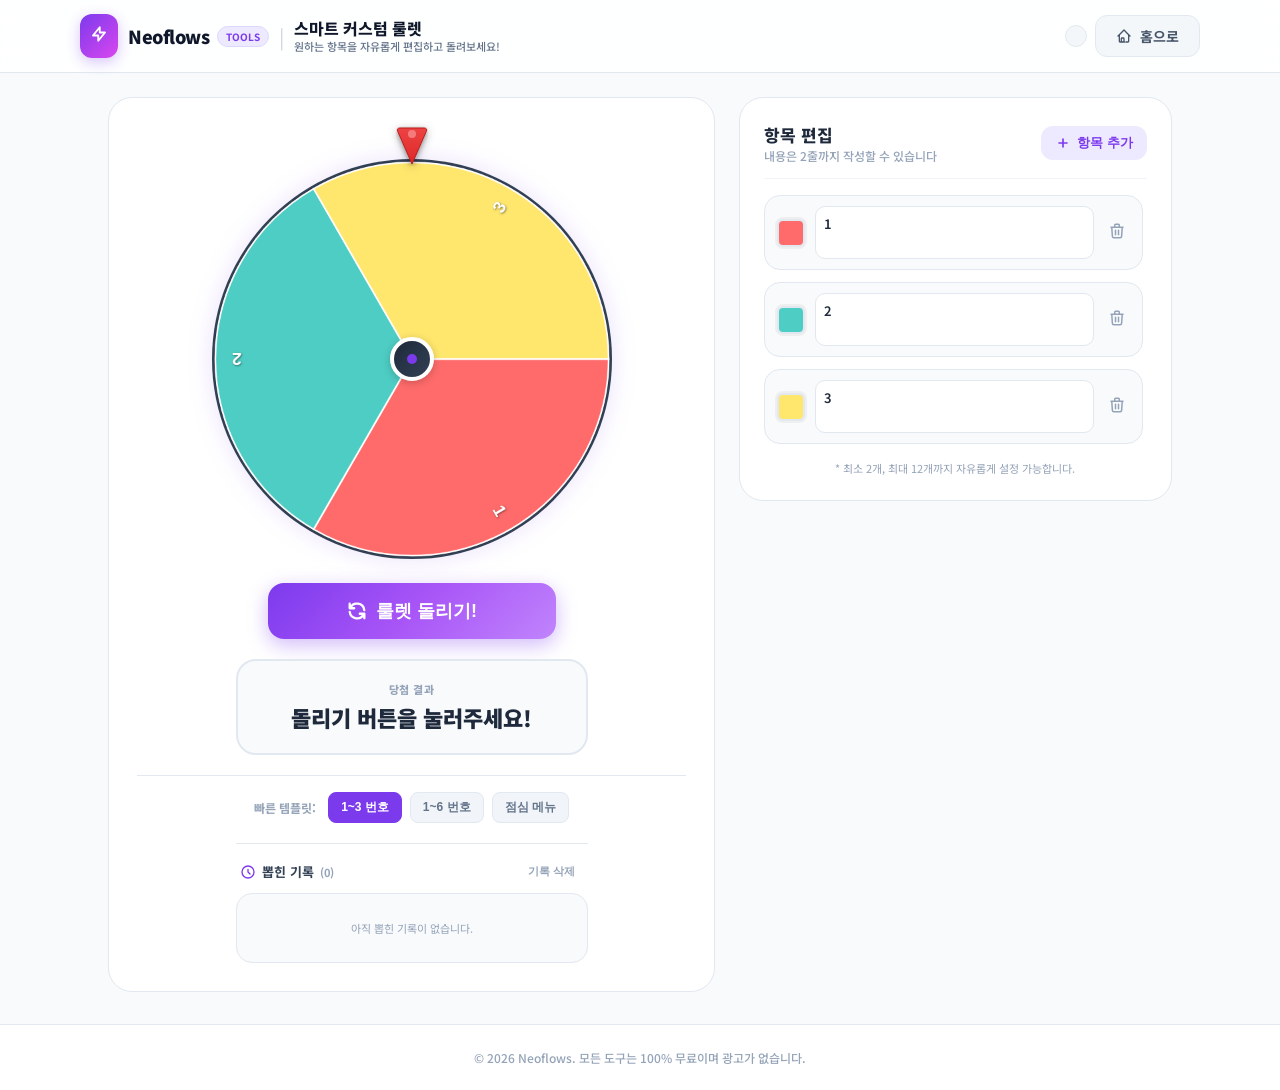
<file: roulette.html>
<!DOCTYPE html>
<html lang="ko">
<head>
  <meta charset="UTF-8">
  <meta name="viewport" content="width=device-width, initial-scale=1.0">
  <title>스마트 커스텀 룰렛 | Neoflows Tools</title>
  <meta name="description" content="원하는 항목을 자유롭게 편집하고 룰렛을 돌려보세요. 번호 뽑기, 점심 메뉴 선택 등 다양한 활용!">
  <!-- Google Fonts (Noto Sans KR) -->
  <link rel="preconnect" href="https://fonts.googleapis.com">
  <link rel="preconnect" href="https://fonts.gstatic.com" crossorigin>
  <link href="https://fonts.googleapis.com/css2?family=Noto+Sans+KR:wght@400;500;600;700;800;900&display=swap" rel="stylesheet">
  <!-- Shared Styles -->
  <link rel="stylesheet" href="css/common.css">
  <style>
    /* ======================================== */
    /*  Roulette Page - Specific Styles         */
    /* ======================================== */

    /* Result pulse animation */
    @keyframes resultPop {
      0% { transform: scale(0.8); opacity: 0; }
      50% { transform: scale(1.08); }
      100% { transform: scale(1); opacity: 1; }
    }
    @keyframes pulseGlow {
      0%, 100% { transform: scale(1); }
      50% { transform: scale(1.02); }
    }
    @keyframes confettiBurst {
      0% { opacity: 1; transform: translateY(0) scale(1); }
      100% { opacity: 0; transform: translateY(-60px) scale(0.3); }
    }
    .result-pop {
      animation: resultPop 0.5s cubic-bezier(0.175, 0.885, 0.32, 1.275) forwards;
    }
    .result-active {
      animation: pulseGlow 0.8s ease-in-out infinite alternate;
    }
    .confetti-particle {
      position: absolute;
      width: 8px;
      height: 8px;
      border-radius: 50%;
      animation: confettiBurst 0.8s ease-out forwards;
      pointer-events: none;
    }

    /* Wheel outer ring glow */
    .wheel-glow {
      filter: drop-shadow(0 0 12px rgba(124, 58, 237, 0.15));
    }

    /* Spin button hover shimmer */
    @keyframes btnShimmer {
      0% { background-position: 0% 50%; }
      100% { background-position: 200% 50%; }
    }
    .spin-btn-shimmer {
      background: linear-gradient(135deg, #7c3aed, #a855f7, #c084fc, #a855f7, #7c3aed);
      background-size: 200% 200%;
    }
    .spin-btn-shimmer:hover {
      animation: btnShimmer 2s linear infinite;
    }

    /* History item hover */
    .history-item {
      transition: all 0.15s ease;
    }
    .history-item:hover {
      background: #f1f5f9;
    }

    /* Item row in editor */
    .item-row {
      transition: all 0.2s ease;
    }
    .item-row:hover {
      border-color: #c4b5fd !important;
    }

    /* Preset button active state */
    .preset-btn {
      transition: all 0.15s ease;
    }
    .preset-btn:hover {
      background: #ede9fe !important;
      color: #7c3aed !important;
      border-color: #c4b5fd !important;
    }
    .preset-btn.active {
      background: #7c3aed !important;
      color: white !important;
      border-color: #7c3aed !important;
    }

    /* Canvas container responsive */
    .wheel-wrapper {
      width: 100%;
      max-width: 340px;
      aspect-ratio: 1 / 1;
      position: relative;
      display: flex;
      align-items: center;
      justify-content: center;
      margin: 0 auto;
    }
    @media (min-width: 640px) {
      .wheel-wrapper {
        max-width: 400px;
      }
    }

    /* Responsive grid */
    .roulette-grid {
      display: grid;
      grid-template-columns: 1fr;
      gap: 1.5rem;
      align-items: start;
    }
    @media (min-width: 1024px) {
      .roulette-grid {
        grid-template-columns: 7fr 5fr;
      }
    }

    /* Items editor scrollable */
    .items-scroll {
      max-height: 420px;
      overflow-y: auto;
      padding-right: 4px;
    }

    /* History scrollable */
    .history-scroll {
      max-height: 200px;
      overflow-y: auto;
      padding-right: 4px;
    }

    /* Color picker styling */
    input[type="color"] {
      -webkit-appearance: none;
      appearance: none;
      border: none;
      padding: 0;
      cursor: pointer;
      border-radius: 0.5rem;
    }
    input[type="color"]::-webkit-color-swatch-wrapper {
      padding: 2px;
    }
    input[type="color"]::-webkit-color-swatch {
      border: 2px solid #e2e8f0;
      border-radius: 0.375rem;
    }

    /* Needle pointer shadow */
    .needle-shadow {
      filter: drop-shadow(0 2px 4px rgba(0,0,0,0.3));
    }

    /* Confetti container */
    .confetti-container {
      position: absolute;
      top: 50%;
      left: 50%;
      transform: translate(-50%, -50%);
      pointer-events: none;
      z-index: 5;
    }
  </style>

  <!-- Dark mode overrides for roulette-specific elements -->
  <style id="nfDarkOverrides"></style>
</head>
<body class="min-h-screen" style="display:flex;flex-direction:column;">

  <!-- Shared Header -->
  <div id="headerMount"></div>

  <!-- Main Application -->
  <main class="nf-container" style="flex:1;padding-top:1.5rem;padding-bottom:2rem;">
    <div class="roulette-grid">

      <!-- ======================================== -->
      <!--  Left Column: Wheel + Controls + History -->
      <!-- ======================================== -->
      <section class="nf-card" style="display:flex;flex-direction:column;align-items:center;padding:1.75rem;">

        <!-- Pointer / Needle at top -->
        <div class="needle-shadow" style="position:relative;z-index:10;margin-bottom:-0.75rem;pointer-events:none;">
          <svg width="32" height="40" viewBox="0 0 32 40" fill="none">
            <defs>
              <linearGradient id="needleGrad" x1="16" y1="0" x2="16" y2="40" gradientUnits="userSpaceOnUse">
                <stop offset="0%" stop-color="#ef4444"/>
                <stop offset="100%" stop-color="#dc2626"/>
              </linearGradient>
              <filter id="needleShadow">
                <feDropShadow dx="0" dy="2" stdDeviation="2" flood-color="#000" flood-opacity="0.25"/>
              </filter>
            </defs>
            <path d="M16 38 L2 6 Q0 2 4 2 L28 2 Q32 2 30 6 Z" fill="url(#needleGrad)" filter="url(#needleShadow)" stroke="#b91c1c" stroke-width="1"/>
            <circle cx="16" cy="8" r="4" fill="#fca5a5" opacity="0.6"/>
          </svg>
        </div>

        <!-- Canvas Wheel Container -->
        <div class="wheel-wrapper wheel-glow">
          <canvas id="rouletteCanvas" style="width:100%;height:100%;border-radius:50%;"></canvas>
          <!-- Center pin -->
          <div style="position:absolute;width:2.75rem;height:2.75rem;background:linear-gradient(135deg,#1e293b,#334155);border:4px solid white;border-radius:50%;display:flex;align-items:center;justify-content:center;pointer-events:none;box-shadow:0 2px 8px rgba(0,0,0,0.2);">
            <div style="width:0.625rem;height:0.625rem;background:#7c3aed;border-radius:50%;"></div>
          </div>
          <!-- Confetti container for win effect -->
          <div id="confettiContainer" class="confetti-container"></div>
        </div>

        <!-- Spin Button -->
        <div style="margin-top:1.5rem;width:100%;max-width:18rem;">
          <button
            id="spinBtn"
            onclick="spinWheel()"
            class="spin-btn-shimmer"
            style="width:100%;color:white;font-weight:900;font-size:1.125rem;padding:1rem 1.5rem;border-radius:1rem;border:none;cursor:pointer;display:flex;align-items:center;justify-content:center;gap:0.5rem;box-shadow:0 6px 20px rgba(124,58,237,0.35);transition:all 0.15s ease;"
          >
            <svg width="22" height="22" fill="none" stroke="currentColor" viewBox="0 0 24 24">
              <path stroke-linecap="round" stroke-linejoin="round" stroke-width="2.5" d="M4 4v5h.582m15.356 2A8.001 8.001 0 004.582 9m0 0H9m11 11v-5h-.581m0 0a8.003 8.003 0 01-15.357-2m15.357 2H15"/>
            </svg>
            <span>룰렛 돌리기!</span>
          </button>
        </div>

        <!-- Result Display Box -->
        <div id="resultBox" style="margin-top:1.25rem;width:100%;max-width:22rem;padding:1.25rem;border-radius:1.25rem;background:#f8fafc;border:2px solid #e2e8f0;text-align:center;transition:all 0.3s ease;">
          <p style="font-size:0.6875rem;font-weight:800;text-transform:uppercase;letter-spacing:0.05em;color:#94a3b8;margin-bottom:0.25rem;">당첨 결과</p>
          <div id="resultText" style="font-size:1.375rem;font-weight:900;color:#1e293b;min-height:2rem;display:flex;align-items:center;justify-content:center;word-break:break-word;padding:0 0.5rem;line-height:1.4;">
            돌리기 버튼을 눌러주세요!
          </div>
        </div>

        <!-- Preset Quick Templates -->
        <div style="margin-top:1.25rem;padding-top:1rem;border-top:1px solid #e2e8f0;width:100%;display:flex;flex-wrap:wrap;align-items:center;justify-content:center;gap:0.5rem;">
          <span style="font-size:0.75rem;font-weight:700;color:#94a3b8;margin-right:0.25rem;">빠른 템플릿:</span>
          <button onclick="loadPreset('default')" class="preset-btn active" id="presetDefault" style="font-size:0.75rem;background:#f1f5f9;color:#64748b;padding:0.375rem 0.75rem;border-radius:0.5rem;border:1px solid #e2e8f0;font-weight:600;cursor:pointer;">1~3 번호</button>
          <button onclick="loadPreset('numbers6')" class="preset-btn" id="presetNumbers6" style="font-size:0.75rem;background:#f1f5f9;color:#64748b;padding:0.375rem 0.75rem;border-radius:0.5rem;border:1px solid #e2e8f0;font-weight:600;cursor:pointer;">1~6 번호</button>
          <button onclick="loadPreset('food')" class="preset-btn" id="presetFood" style="font-size:0.75rem;background:#f1f5f9;color:#64748b;padding:0.375rem 0.75rem;border-radius:0.5rem;border:1px solid #e2e8f0;font-weight:600;cursor:pointer;">점심 메뉴</button>
        </div>

        <!-- Spin History Panel -->
        <div style="margin-top:1.25rem;padding-top:1rem;border-top:1px solid #e2e8f0;width:100%;max-width:22rem;">
          <div style="display:flex;align-items:center;justify-content:space-between;margin-bottom:0.625rem;padding:0 0.25rem;">
            <h3 style="font-size:0.8125rem;font-weight:700;color:#334155;display:flex;align-items:center;gap:0.375rem;">
              <svg width="16" height="16" fill="none" stroke="#7c3aed" viewBox="0 0 24 24">
                <path stroke-linecap="round" stroke-linejoin="round" stroke-width="2" d="M12 8v4l3 3m6-3a9 9 0 11-18 0 9 9 0 0118 0z"/>
              </svg>
              <span>뽑힌 기록</span>
              <span id="historyCount" style="font-size:0.6875rem;color:#94a3b8;">(0)</span>
            </h3>
            <button onclick="clearHistory()" style="font-size:0.6875rem;font-weight:600;color:#94a3b8;background:none;border:none;cursor:pointer;padding:0.25rem 0.5rem;border-radius:0.375rem;transition:all 0.15s ease;" onmouseover="this.style.color='#ef4444';this.style.background='#fef2f2'" onmouseout="this.style.color='#94a3b8';this.style.background='none'">
              기록 삭제
            </button>
          </div>
          <div id="historyList" class="history-scroll nf-text-muted" style="background:#f8fafc;padding:0.875rem;border-radius:1rem;border:1px solid #e2e8f0;">
            <div style="color:#94a3b8;text-align:center;padding:0.75rem 0;font-size:0.6875rem;">아직 뽑힌 기록이 없습니다.</div>
          </div>
        </div>

      </section>

      <!-- ======================================== -->
      <!--  Right Column: Items Editor Panel        -->
      <!-- ======================================== -->
      <section class="nf-card" style="display:flex;flex-direction:column;padding:1.5rem;">

        <!-- Editor Header -->
        <div style="display:flex;align-items:center;justify-content:space-between;padding-bottom:0.875rem;border-bottom:1px solid #f1f5f9;margin-bottom:1rem;">
          <div>
            <h2 class="nf-text-primary" style="font-size:1.0625rem;font-weight:800;">항목 편집</h2>
            <p style="font-size:0.75rem;color:#94a3b8;font-weight:500;">내용은 2줄까지 작성할 수 있습니다</p>
          </div>
          <button
            onclick="addItem()"
            style="display:flex;align-items:center;gap:0.375rem;background:#ede9fe;color:#7c3aed;font-weight:700;padding:0.5rem 0.875rem;border-radius:0.75rem;border:none;font-size:0.8125rem;cursor:pointer;transition:all 0.15s ease;"
            onmouseover="this.style.background='#ddd6fe'"
            onmouseout="this.style.background='#ede9fe'"
          >
            <svg width="16" height="16" fill="none" stroke="currentColor" viewBox="0 0 24 24">
              <path stroke-linecap="round" stroke-linejoin="round" stroke-width="2.5" d="M12 6v6m0 0v6m0-6h6m-6 0H6"/>
            </svg>
            <span>항목 추가</span>
          </button>
        </div>

        <!-- Items List -->
        <div id="itemsContainer" class="items-scroll" style="display:flex;flex-direction:column;gap:0.75rem;">
          <!-- Dynamic items rendered via JS -->
        </div>

        <!-- Helper text -->
        <p style="font-size:0.6875rem;color:#94a3b8;margin-top:1rem;text-align:center;">
          * 최소 2개, 최대 12개까지 자유롭게 설정 가능합니다.
        </p>
      </section>

    </div>
  </main>

  <!-- Shared Footer -->
  <div id="footerMount"></div>

  <!-- Shared JS -->
  <script src="js/common.js"></script>

  <script>
    // ======================================== */
    //  Roulette App - Vanilla JS               */
    // ======================================== */

    // --- Color Palette ---
    const COLOR_PALETTE = [
      '#FF6B6B', '#4ECDC4', '#FFE66D', '#1A535C', '#45B7D1',
      '#96CEB4', '#FFEEAD', '#D4A5A5', '#9B59B6', '#3498DB',
      '#E67E22', '#2ECC71'
    ];

    // --- Presets ---
    const PRESETS = {
      default: [
        { text: '1', color: '#FF6B6B' },
        { text: '2', color: '#4ECDC4' },
        { text: '3', color: '#FFE66D' }
      ],
      numbers6: [
        { text: '1번', color: '#FF6B6B' },
        { text: '2번', color: '#4ECDC4' },
        { text: '3번', color: '#FFE66D' },
        { text: '4번', color: '#45B7D1' },
        { text: '5번', color: '#96CEB4' },
        { text: '6번', color: '#9B59B6' }
      ],
      food: [
        { text: '짜장면\n짬뽕', color: '#FF6B6B' },
        { text: '김치\n찌개', color: '#4ECDC4' },
        { text: '수제\n돈까스', color: '#FFE66D' },
        { text: '떡볶이\n튀김', color: '#45B7D1' },
        { text: '싱싱\n초밥', color: '#96CEB4' }
      ]
    };

    // --- App State ---
    let items = JSON.parse(JSON.stringify(PRESETS.default));
    let currentAngle = 0;
    let isSpinning = false;
    let activePreset = 'default';
    let spinHistory = [];

    // --- DOM Elements ---
    const canvas = document.getElementById('rouletteCanvas');
    const ctx = canvas.getContext('2d');
    const itemsContainer = document.getElementById('itemsContainer');
    const spinBtn = document.getElementById('spinBtn');
    const resultBox = document.getElementById('resultBox');
    const resultText = document.getElementById('resultText');
    const historyList = document.getElementById('historyList');
    const historyCount = document.getElementById('historyCount');
    const confettiContainer = document.getElementById('confettiContainer');

    // --- Load History from localStorage ---
    function loadHistory() {
      try {
        const saved = localStorage.getItem('nf_roulette_history');
        if (saved) spinHistory = JSON.parse(saved);
      } catch (e) {
        spinHistory = [];
      }
    }

    function saveHistory() {
      try {
        localStorage.setItem('nf_roulette_history', JSON.stringify(spinHistory.slice(0, 50)));
      } catch (e) { /* ignore */ }
    }

    // --- Canvas HiDPI Setup ---
    function setupCanvas() {
      const size = 600;
      canvas.width = size;
      canvas.height = size;
      drawWheel();
    }

    // --- Draw Roulette Wheel ---
    function drawWheel() {
      const numSlices = items.length;
      if (numSlices === 0) return;

      const sliceAngle = (Math.PI * 2) / numSlices;
      const radius = canvas.width / 2;
      const cx = radius;
      const cy = radius;

      ctx.clearRect(0, 0, canvas.width, canvas.height);

      // Outer ring
      ctx.beginPath();
      ctx.arc(cx, cy, radius, 0, Math.PI * 2);
      ctx.fillStyle = '#1e293b';
      ctx.fill();
      ctx.lineWidth = 6;
      ctx.strokeStyle = '#334155';
      ctx.stroke();

      // Draw slices
      items.forEach((item, index) => {
        const startAngle = currentAngle + index * sliceAngle;
        const endAngle = startAngle + sliceAngle;

        // Draw wedge
        ctx.beginPath();
        ctx.moveTo(cx, cy);
        ctx.arc(cx, cy, radius - 5, startAngle, endAngle);
        ctx.closePath();
        ctx.fillStyle = item.color;
        ctx.fill();
        ctx.lineWidth = 2.5;
        ctx.strokeStyle = '#ffffff';
        ctx.stroke();

        // Draw 2-line text
        ctx.save();
        ctx.translate(cx, cy);
        ctx.rotate(startAngle + sliceAngle / 2);
        ctx.textAlign = 'right';
        ctx.fillStyle = '#ffffff';
        ctx.shadowColor = 'rgba(0, 0, 0, 0.5)';
        ctx.shadowBlur = 3;
        ctx.shadowOffsetX = 1;
        ctx.shadowOffsetY = 1;

        // Font sizing
        const fontSize = Math.max(14, Math.min(26, 240 / numSlices));
        ctx.font = `bold ${fontSize}px "Noto Sans KR", sans-serif`;

        // Split text into lines
        let lines = (item.text || '').split('\n');
        if (lines.length > 2) lines = lines.slice(0, 2);

        const lineHeight = fontSize * 1.15;
        const totalHeight = (lines.length - 1) * lineHeight;

        lines.forEach((lineText, lineIdx) => {
          let text = lineText;
          if (text.length > 8) text = text.substring(0, 7) + '..';
          const yPos = (lineIdx * lineHeight) - (totalHeight / 2) + (fontSize / 3);
          ctx.fillText(text, radius - 30, yPos);
        });

        ctx.restore();
      });

      // Inner decorative ring
      ctx.beginPath();
      ctx.arc(cx, cy, 22, 0, Math.PI * 2);
      ctx.fillStyle = '#1e293b';
      ctx.fill();
      ctx.lineWidth = 3;
      ctx.strokeStyle = '#475569';
      ctx.stroke();
    }

    // --- Render Items Editor List ---
    function renderItemsList() {
      itemsContainer.innerHTML = '';

      items.forEach((item, index) => {
        const row = document.createElement('div');
        row.className = 'item-row';
        row.style.cssText = 'display:flex;align-items:center;gap:0.5rem;padding:0.625rem;background:#f8fafc;border-radius:1rem;border:1px solid #e2e8f0;';

        row.innerHTML = `
          <input
            type="color"
            value="${item.color}"
            onchange="updateItemColor(${index}, this.value)"
            style="width:2rem;height:2rem;flex-shrink:0;border-radius:0.5rem;"
            title="색상 변경"
          />
          <textarea
            rows="2"
            oninput="updateItemText(${index}, this.value)"
            placeholder="내용 입력 (2줄 가능)"
            style="flex:1;background:white;border:1px solid #e2e8f0;border-radius:0.625rem;padding:0.5rem;font-size:0.8125rem;font-weight:600;font-family:inherit;color:#1e293b;outline:none;resize:none;line-height:1.35;min-height:3rem;"
            onfocus="this.style.borderColor='#8b5cf6';this.style.boxShadow='0 0 0 3px rgba(139,92,246,0.12)'"
            onblur="this.style.borderColor='#e2e8f0';this.style.boxShadow='none'"
          >${escapeHtml(item.text)}</textarea>
          <button
            onclick="deleteItem(${index})"
            style="padding:0.375rem;color:#94a3b8;background:none;border:none;cursor:pointer;border-radius:0.5rem;flex-shrink:0;transition:all 0.15s ease;"
            onmouseover="this.style.color='#ef4444';this.style.background='#fef2f2'"
            onmouseout="this.style.color='#94a3b8';this.style.background='none'"
            title="항목 삭제"
          >
            <svg width="18" height="18" fill="none" stroke="currentColor" viewBox="0 0 24 24">
              <path stroke-linecap="round" stroke-linejoin="round" stroke-width="2" d="M19 7l-.867 12.142A2 2 0 0116.138 21H7.862a2 2 0 01-1.995-1.858L5 7m5 4v6m4-6v6m1-10V4a1 1 0 00-1-1h-4a1 1 0 00-1 1v3M4 7h16"/>
            </svg>
          </button>
        `;

        itemsContainer.appendChild(row);
      });

      drawWheel();
    }

    // --- Escape HTML ---
    function escapeHtml(text) {
      return (text || '').replace(/&/g, '&amp;').replace(/</g, '&lt;').replace(/>/g, '&gt;');
    }

    // --- Item CRUD ---
    function updateItemText(index, newText) {
      items[index].text = newText;
      drawWheel();
      clearActivePreset();
    }

    function updateItemColor(index, newColor) {
      items[index].color = newColor;
      drawWheel();
      clearActivePreset();
    }

    function addItem() {
      if (items.length >= 12) {
        showToast('최대 12개 항목까지 추가 가능합니다.');
        return;
      }
      const nextColor = COLOR_PALETTE[items.length % COLOR_PALETTE.length];
      items.push({
        text: `${items.length + 1}번`,
        color: nextColor
      });
      renderItemsList();
      itemsContainer.scrollTop = itemsContainer.scrollHeight;
      clearActivePreset();
    }

    function deleteItem(index) {
      if (items.length <= 2) {
        showToast('최소 2개 이상의 항목이 필요합니다.');
        return;
      }
      items.splice(index, 1);
      renderItemsList();
      clearActivePreset();
    }

    // --- Presets ---
    function loadPreset(type) {
      if (isSpinning) return;
      items = JSON.parse(JSON.stringify(PRESETS[type]));
      currentAngle = 0;
      activePreset = type;
      resetResultDisplay();
      renderItemsList();
      updatePresetButtons();
      showToast(`"${type === 'default' ? '1~3 번호' : type === 'numbers6' ? '1~6 번호' : '점심 메뉴'}" 템플릿을 불러왔습니다.`);
    }

    function updatePresetButtons() {
      document.querySelectorAll('.preset-btn').forEach(btn => btn.classList.remove('active'));
      const map = { default: 'presetDefault', numbers6: 'presetNumbers6', food: 'presetFood' };
      const el = document.getElementById(map[activePreset]);
      if (el) el.classList.add('active');
    }

    function clearActivePreset() {
      activePreset = null;
      document.querySelectorAll('.preset-btn').forEach(btn => btn.classList.remove('active'));
    }

    // --- Spin ---
    function spinWheel() {
      if (isSpinning) return;
      if (items.length < 2) {
        showToast('항목을 2개 이상 등록해 주세요.');
        return;
      }

      isSpinning = true;
      spinBtn.disabled = true;
      spinBtn.style.opacity = '0.6';
      spinBtn.style.cursor = 'not-allowed';

      // Reset result
      resultBox.classList.remove('result-active', 'result-pop');
      resultBox.style.background = '#f8fafc';
      resultBox.style.borderColor = '#e2e8f0';
      resultText.style.color = '#94a3b8';
      resultText.innerText = '룰렛이 도는 중...';

      // Random spin: 5-10 full rotations + random offset
      const extraSpins = (Math.floor(Math.random() * 6) + 5) * (Math.PI * 2);
      const randomOffset = Math.random() * (Math.PI * 2);
      const totalTargetAngle = currentAngle + extraSpins + randomOffset;

      const duration = 4500;
      const startTime = performance.now();
      const startAngle = currentAngle;

      function animateSpin(now) {
        const elapsed = now - startTime;
        const progress = Math.min(elapsed / duration, 1);

        // Ease out quartic
        const easeOut = 1 - Math.pow(1 - progress, 4);
        currentAngle = startAngle + (totalTargetAngle - startAngle) * easeOut;
        drawWheel();

        if (progress < 1) {
          requestAnimationFrame(animateSpin);
        } else {
          isSpinning = false;
          spinBtn.disabled = false;
          spinBtn.style.opacity = '1';
          spinBtn.style.cursor = 'pointer';
          calculateWinner();
        }
      }

      requestAnimationFrame(animateSpin);
    }

    // --- Calculate Winner ---
    function calculateWinner() {
      const numSlices = items.length;
      const sliceAngle = (Math.PI * 2) / numSlices;

      // Pointer is at the top (12 o'clock = -π/2 or 3π/2)
      const normalizedAngle = ((currentAngle % (Math.PI * 2)) + Math.PI * 2) % (Math.PI * 2);
      const pointerAngle = ((Math.PI * 1.5) - normalizedAngle + Math.PI * 2) % (Math.PI * 2);
      const winningIndex = Math.floor(pointerAngle / sliceAngle) % numSlices;

      const winner = items[winningIndex];
      const winnerName = winner.text || '빈 항목';

      displayResult(winnerName, winner.color);
      addHistoryRecord(winnerName, winner.color);
      spawnConfetti(winner.color);
    }

    // --- Display Result ---
    function displayResult(name, color) {
      resultText.innerText = name.replace(/\n/g, ' ');
      resultText.style.color = '#1e293b';
      resultBox.style.background = '#f5f3ff';
      resultBox.style.borderColor = color || '#7c3aed';
      resultBox.classList.remove('result-active', 'result-pop');
      void resultBox.offsetWidth; // trigger reflow
      resultBox.classList.add('result-pop');
      setTimeout(() => {
        resultBox.classList.add('result-active');
      }, 500);
    }

    function resetResultDisplay() {
      resultBox.classList.remove('result-active', 'result-pop');
      resultBox.style.background = '#f8fafc';
      resultBox.style.borderColor = '#e2e8f0';
      resultText.style.color = '#1e293b';
      resultText.innerText = '돌리기 버튼을 눌러주세요!';
    }

    // --- Confetti Effect ---
    function spawnConfetti(baseColor) {
      confettiContainer.innerHTML = '';
      const colors = [baseColor, '#7c3aed', '#fbbf24', '#f472b6', '#34d399', '#60a5fa'];
      for (let i = 0; i < 18; i++) {
        const particle = document.createElement('div');
        particle.className = 'confetti-particle';
        const angle = (Math.PI * 2 * i) / 18;
        const distance = 40 + Math.random() * 60;
        const x = Math.cos(angle) * distance;
        const y = Math.sin(angle) * distance;
        particle.style.background = colors[i % colors.length];
        particle.style.left = `${x}px`;
        particle.style.top = `${y}px`;
        particle.style.animationDuration = `${0.6 + Math.random() * 0.5}s`;
        particle.style.width = `${6 + Math.random() * 6}px`;
        particle.style.height = particle.style.width;
        confettiContainer.appendChild(particle);
      }
      setTimeout(() => { confettiContainer.innerHTML = ''; }, 1200);
    }

    // --- History ---
    function addHistoryRecord(resultName, color) {
      const now = new Date();
      const y = now.getFullYear();
      const m = String(now.getMonth() + 1).padStart(2, '0');
      const d = String(now.getDate()).padStart(2, '0');
      const h = String(now.getHours()).padStart(2, '0');
      const min = String(now.getMinutes()).padStart(2, '0');
      const s = String(now.getSeconds()).padStart(2, '0');

      spinHistory.unshift({
        date: `${y}.${m}.${d}`,
        time: `${h}:${min}:${s}`,
        text: resultName.replace(/\n/g, ' '),
        color: color || '#7c3aed'
      });

      saveHistory();
      renderHistoryList();
    }

    function renderHistoryList() {
      historyCount.textContent = `(${spinHistory.length})`;

      if (spinHistory.length === 0) {
        historyList.innerHTML = '<div style="color:#94a3b8;text-align:center;padding:0.75rem 0;font-size:0.6875rem;">아직 뽑힌 기록이 없습니다.</div>';
        return;
      }

      historyList.innerHTML = spinHistory.map((item, idx) => `
        <div class="history-item" style="display:flex;align-items:center;justify-content:space-between;background:white;padding:0.5rem 0.75rem;border-radius:0.75rem;border:1px solid #f1f5f9;margin-bottom:0.375rem;font-size:0.6875rem;${idx === 0 ? 'animation:slideIn 0.3s ease-out;' : ''}">
          <div style="display:flex;align-items:center;gap:0.5rem;min-width:0;">
            <div style="width:0.5rem;height:0.5rem;border-radius:50%;background:${item.color};flex-shrink:0;"></div>
            <span style="color:#334155;font-weight:600;white-space:nowrap;overflow:hidden;text-overflow:ellipsis;max-width:180px;">${escapeHtml(item.text)}</span>
          </div>
          <span style="color:#94a3b8;font-size:0.625rem;font-family:monospace;white-space:nowrap;margin-left:0.5rem;">${item.date} ${item.time}</span>
        </div>
      `).join('');
    }

    function clearHistory() {
      if (spinHistory.length === 0) {
        showToast('삭제할 기록이 없습니다.');
        return;
      }
      spinHistory = [];
      saveHistory();
      renderHistoryList();
      showToast('뽑힌 기록이 삭제되었습니다.');
    }

    // --- Dark Mode Overrides (augments common.js) ---
    function updateRouletteDarkStyles() {
      const style = document.getElementById('nfDarkOverrides');
      if (!style) return;
      const isDark = document.body.classList.contains('dark');
      style.textContent = isDark ? `
        /* Roulette-specific dark overrides */
        .item-row { background: #1e293b !important; border-color: #334155 !important; }
        .item-row:hover { border-color: #7c3aed !important; }
        .item-row textarea { background: #0f172a !important; border-color: #334155 !important; color: #e2e8f0 !important; }
        .item-row textarea:focus { border-color: #7c3aed !important; box-shadow: 0 0 0 3px rgba(124,58,237,0.15) !important; }
        .item-row input[type="color"]::-webkit-color-swatch { border-color: #475569 !important; }
        .wheel-glow { filter: drop-shadow(0 0 16px rgba(124, 58, 237, 0.25)); }
        #resultBox { background: #1e293b !important; border-color: #334155 !important; }
        #resultText { color: #e2e8f0 !important; }
        .history-item { background: #1e293b !important; border-color: #334155 !important; }
        .history-item:hover { background: #334155 !important; }
        .history-item span { color: #e2e8f0 !important; }
        .preset-btn { background: #1e293b !important; color: #94a3b8 !important; border-color: #334155 !important; }
        .preset-btn:hover { background: #334155 !important; color: #c4b5fd !important; border-color: #7c3aed !important; }
        .preset-btn.active { background: #7c3aed !important; color: white !important; border-color: #7c3aed !important; }
        #historyList { background: #1e293b !important; border-color: #334155 !important; }
        /* Result active dark */
        .result-active { background: rgba(124, 58, 237, 0.1) !important; }
      ` : '';
    }

    // Observe dark mode changes for roulette-specific overrides
    const rouletteDarkObserver = new MutationObserver(() => updateRouletteDarkStyles());

    // --- Initialize ---
    function init() {
      // Mount shared header and footer
      document.getElementById('headerMount').innerHTML = toolHeaderHTML('스마트 커스텀 룰렛', '원하는 항목을 자유롭게 편집하고 돌려보세요!');
      document.getElementById('footerMount').innerHTML = toolFooterHTML();

      // Setup roulette
      loadHistory();
      setupCanvas();
      renderItemsList();
      renderHistoryList();
      updatePresetButtons();

      // Dark mode
      rouletteDarkObserver.observe(document.body, { attributes: true, attributeFilter: ['class'] });
      updateRouletteDarkStyles();

      // Spin button active press effect
      spinBtn.addEventListener('mousedown', () => {
        if (!spinBtn.disabled) spinBtn.style.transform = 'scale(0.97)';
      });
      spinBtn.addEventListener('mouseup', () => {
        spinBtn.style.transform = 'scale(1)';
      });
      spinBtn.addEventListener('mouseleave', () => {
        spinBtn.style.transform = 'scale(1)';
      });
    }

    // Wait for DOM + fonts
    if (document.readyState === 'loading') {
      document.addEventListener('DOMContentLoaded', init);
    } else {
      init();
    }
  </script>
</body>
</html>
</file>
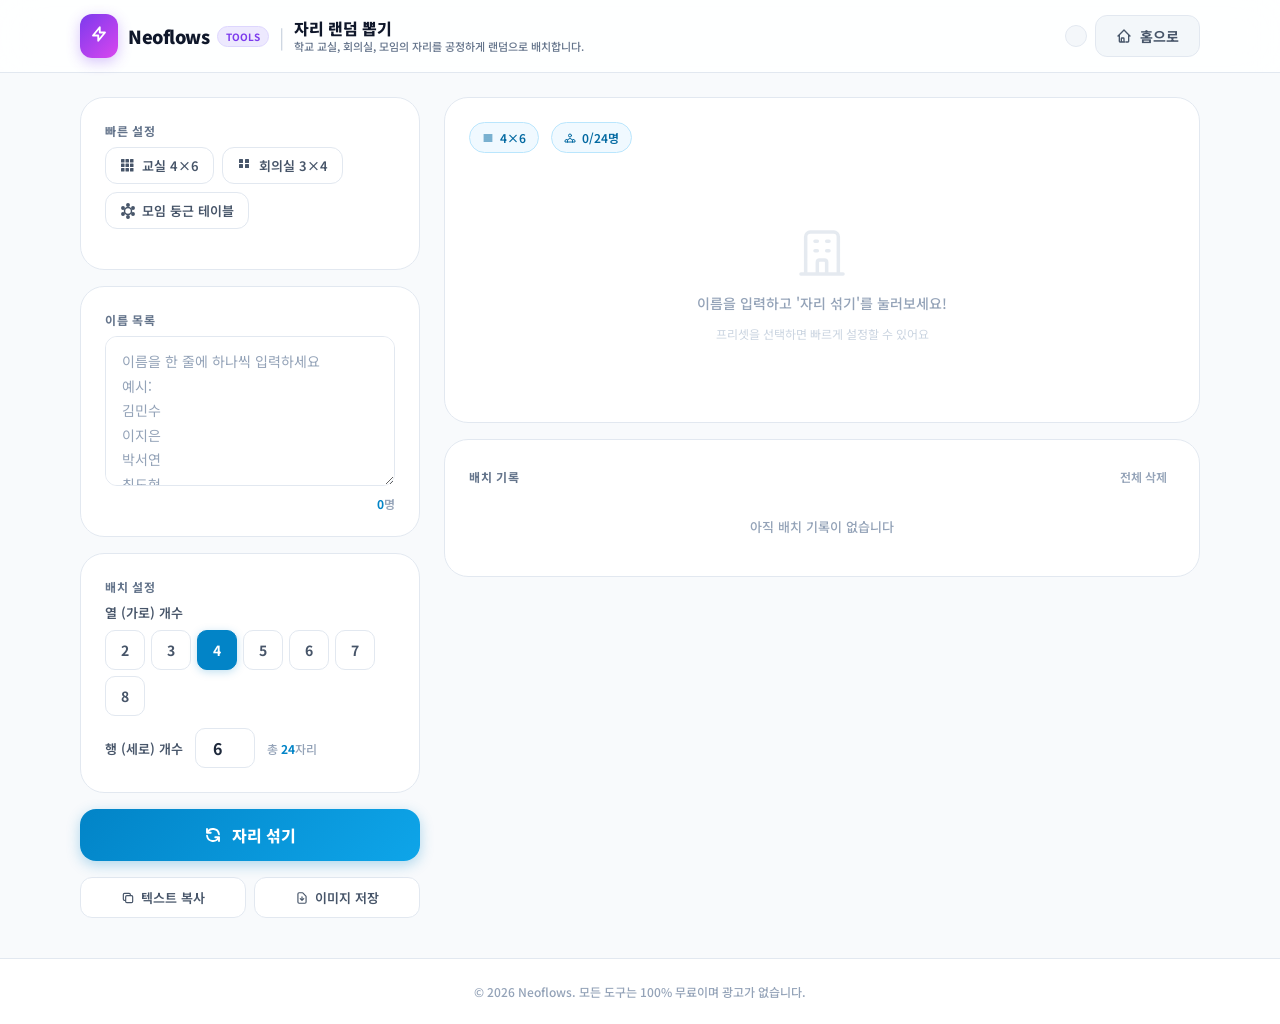
<file: seat-picker.html>
<!DOCTYPE html>
<html lang="ko">
<head>
  <meta charset="UTF-8">
  <meta name="viewport" content="width=device-width, initial-scale=1.0">
  <title>자리 랜덤 뽑기 - Neoflows 무료 툴</title>
  <meta name="description" content="학교 교실, 회의실, 모임의 자리를 공정하게 랜덤으로 배치합니다. 교실 4x6, 회의실 3x4, 둥근 테이블 프리셋 지원.">
  <link rel="preconnect" href="https://fonts.googleapis.com">
  <link rel="preconnect" href="https://fonts.gstatic.com" crossorigin>
  <link href="https://fonts.googleapis.com/css2?family=Noto+Sans+KR:wght@300;400;500;600;700;800;900&display=swap" rel="stylesheet">
  <link rel="stylesheet" href="css/common.css">
  <style id='nfDarkOverrides'></style>
  <style>
    /* ======================================== */
    /*  Seat Picker - Page Styles                */
    /*  Color Theme: Sky Blue #0284c7            */
    /* ======================================== */

    .sp-root {
      min-height: 100vh;
      display: flex;
      flex-direction: column;
    }

    .sp-content {
      flex: 1;
      padding: 1.5rem 0 2.5rem;
    }

    /* --- Preset Bar --- */
    .sp-preset-bar {
      display: flex;
      gap: 0.5rem;
      flex-wrap: wrap;
      margin-bottom: 1rem;
    }
    .sp-preset-btn {
      display: inline-flex;
      align-items: center;
      gap: 0.375rem;
      padding: 0.5rem 0.875rem;
      border-radius: 0.75rem;
      font-size: 0.8125rem;
      font-weight: 600;
      border: 1.5px solid #e2e8f0;
      background: white;
      color: #475569;
      cursor: pointer;
      transition: all 0.15s ease;
      font-family: inherit;
    }
    .sp-preset-btn:hover {
      border-color: #0284c7;
      color: #0284c7;
      background: #f0f9ff;
    }
    .sp-preset-btn.active {
      border-color: #0284c7;
      background: linear-gradient(135deg, #0284c7, #0ea5e9);
      color: white;
      box-shadow: 0 2px 10px rgba(2,132,199,0.3);
    }
    .sp-preset-icon {
      width: 1rem;
      height: 1rem;
      flex-shrink: 0;
      display: flex;
      align-items: center;
      justify-content: center;
    }

    /* --- Two-column Layout --- */
    .sp-layout {
      display: grid;
      grid-template-columns: 340px 1fr;
      gap: 1.5rem;
      align-items: start;
    }

    /* --- Control Panel --- */
    .sp-panel {
      display: flex;
      flex-direction: column;
      gap: 1rem;
    }
    .sp-section-label {
      font-size: 0.75rem;
      font-weight: 700;
      color: #64748b;
      text-transform: uppercase;
      letter-spacing: 0.06em;
      margin-bottom: 0.5rem;
    }

    /* --- Names Textarea --- */
    .sp-names {
      width: 100%;
      min-height: 150px;
      padding: 0.75rem 1rem;
      border: 1.5px solid #e2e8f0;
      border-radius: 0.75rem;
      font-size: 0.875rem;
      font-family: inherit;
      background: white;
      color: #1e293b;
      resize: vertical;
      outline: none;
      line-height: 1.75;
      transition: all 0.15s ease;
    }
    .sp-names:focus {
      border-color: #0284c7;
      box-shadow: 0 0 0 3px rgba(2,132,199,0.12);
    }
    .sp-names::placeholder { color: #94a3b8; }
    .sp-name-count {
      font-size: 0.75rem;
      color: #94a3b8;
      font-weight: 600;
      text-align: right;
      margin-top: 0.25rem;
    }
    .sp-name-count b {
      color: #0284c7;
    }

    /* --- Column Selector --- */
    .sp-col-bar {
      display: flex;
      gap: 0.375rem;
      flex-wrap: wrap;
    }
    .sp-col-btn {
      width: 2.5rem;
      height: 2.5rem;
      border-radius: 0.625rem;
      border: 1.5px solid #e2e8f0;
      background: white;
      color: #475569;
      font-size: 0.875rem;
      font-weight: 700;
      cursor: pointer;
      transition: all 0.15s ease;
      font-family: inherit;
      display: flex;
      align-items: center;
      justify-content: center;
    }
    .sp-col-btn:hover {
      border-color: #0284c7;
      color: #0284c7;
    }
    .sp-col-btn.active {
      border-color: #0284c7;
      background: #0284c7;
      color: white;
      box-shadow: 0 2px 8px rgba(2,132,199,0.25);
    }

    /* --- Row Input --- */
    .sp-row-row {
      display: flex;
      align-items: center;
      gap: 0.75rem;
      margin-top: 0.75rem;
    }
    .sp-row-row label {
      font-size: 0.8125rem;
      font-weight: 600;
      color: #475569;
      white-space: nowrap;
    }
    .sp-row-num {
      width: 3.75rem;
      height: 2.5rem;
      text-align: center;
      border: 1.5px solid #e2e8f0;
      border-radius: 0.625rem;
      font-size: 1rem;
      font-weight: 700;
      font-family: inherit;
      color: #1e293b;
      background: white;
      outline: none;
      transition: all 0.15s ease;
    }
    .sp-row-num:focus {
      border-color: #0284c7;
      box-shadow: 0 0 0 3px rgba(2,132,199,0.12);
    }
    .sp-total-hint {
      font-size: 0.75rem;
      color: #94a3b8;
      font-weight: 500;
    }
    .sp-total-hint b {
      color: #0284c7;
      font-weight: 700;
    }

    /* --- Shuffle Button --- */
    .sp-shuffle-btn {
      display: flex;
      align-items: center;
      justify-content: center;
      gap: 0.625rem;
      width: 100%;
      padding: 0.875rem 1.5rem;
      border-radius: 1rem;
      border: none;
      background: linear-gradient(135deg, #0284c7, #0ea5e9);
      color: white;
      font-size: 1rem;
      font-weight: 800;
      font-family: inherit;
      cursor: pointer;
      transition: all 0.2s ease;
      box-shadow: 0 4px 14px rgba(2,132,199,0.3);
      position: relative;
      overflow: hidden;
    }
    .sp-shuffle-btn::after {
      content: '';
      position: absolute;
      inset: 0;
      background: linear-gradient(90deg, transparent, rgba(255,255,255,0.15), transparent);
      transform: translateX(-100%);
    }
    .sp-shuffle-btn:hover {
      box-shadow: 0 6px 20px rgba(2,132,199,0.4);
      transform: translateY(-1px);
    }
    .sp-shuffle-btn:active {
      transform: scale(0.97);
    }
    .sp-shuffle-btn.shuffling {
      animation: spGlow 0.5s ease-in-out infinite alternate;
    }
    .sp-shuffle-btn.shuffling::after {
      animation: spSweep 0.8s ease-in-out infinite;
    }
    .sp-shuffle-btn svg {
      transition: transform 0.3s ease;
    }
    .sp-shuffle-btn.shuffling svg {
      animation: spSpin 0.7s linear infinite;
    }
    @keyframes spGlow {
      from { box-shadow: 0 4px 14px rgba(2,132,199,0.3); }
      to   { box-shadow: 0 4px 30px rgba(2,132,199,0.55); }
    }
    @keyframes spSweep {
      from { transform: translateX(-100%); }
      to   { transform: translateX(100%); }
    }
    @keyframes spSpin {
      to { transform: rotate(360deg); }
    }

    /* --- Export Bar --- */
    .sp-export-bar {
      display: flex;
      gap: 0.5rem;
    }
    .sp-export-btn {
      flex: 1;
      display: flex;
      align-items: center;
      justify-content: center;
      gap: 0.375rem;
      padding: 0.625rem 0.75rem;
      border-radius: 0.75rem;
      border: 1.5px solid #e2e8f0;
      background: white;
      color: #475569;
      font-size: 0.8125rem;
      font-weight: 600;
      font-family: inherit;
      cursor: pointer;
      transition: all 0.15s ease;
    }
    .sp-export-btn:hover {
      border-color: #0284c7;
      color: #0284c7;
      background: #f0f9ff;
    }
    .sp-export-btn svg {
      width: 0.875rem;
      height: 0.875rem;
      flex-shrink: 0;
    }

    /* --- Grid Display --- */
    .sp-display {
      display: flex;
      flex-direction: column;
      align-items: center;
    }

    /* --- Teacher Podium --- */
    .sp-podium {
      display: flex;
      align-items: center;
      gap: 0.625rem;
      padding: 0.625rem 1.5rem;
      border-radius: 1rem;
      background: linear-gradient(135deg, #fef3c7, #fde68a);
      border: 2px solid #f59e0b;
      margin-bottom: 1.5rem;
      box-shadow: 0 2px 10px rgba(245,158,11,0.18);
    }
    .sp-podium-icon {
      width: 1.5rem;
      height: 1.5rem;
      color: #d97706;
      flex-shrink: 0;
    }
    .sp-podium-title {
      font-size: 0.8125rem;
      font-weight: 700;
      color: #92400e;
    }
    .sp-podium-sub {
      font-size: 0.6875rem;
      color: #b45309;
      font-weight: 500;
    }

    /* --- Info Chips --- */
    .sp-info-bar {
      display: flex;
      gap: 0.75rem;
      flex-wrap: wrap;
      margin-bottom: 1rem;
    }
    .sp-chip {
      display: inline-flex;
      align-items: center;
      gap: 0.375rem;
      padding: 0.375rem 0.75rem;
      border-radius: 9999px;
      background: #f0f9ff;
      border: 1px solid #bae6fd;
      font-size: 0.75rem;
      font-weight: 600;
      color: #0369a1;
    }
    .sp-chip svg {
      width: 0.75rem;
      height: 0.75rem;
      flex-shrink: 0;
    }

    /* --- Seat Grid --- */
    .sp-grid {
      display: grid;
      gap: 0.5rem;
      width: 100%;
      justify-content: center;
    }

    /* --- Seat Card --- */
    .sp-seat {
      border-radius: 0.75rem;
      min-height: 3.25rem;
      display: flex;
      align-items: center;
      justify-content: center;
      font-size: 0.8125rem;
      font-weight: 600;
      transition: all 0.3s ease;
      position: relative;
      padding: 0.375rem 0.5rem;
      text-align: center;
      word-break: break-all;
      line-height: 1.3;
    }
    .sp-seat.filled {
      background: linear-gradient(135deg, #f0f9ff, #e0f2fe);
      border: 1.5px solid #bae6fd;
      color: #0c4a6e;
      box-shadow: 0 1px 4px rgba(2,132,199,0.08);
    }
    .sp-seat.filled:hover {
      box-shadow: 0 4px 12px rgba(2,132,199,0.15);
      transform: translateY(-1px);
    }
    .sp-seat.empty {
      background: transparent;
      border: 2px dashed #cbd5e1;
      color: #cbd5e1;
      font-size: 0.75rem;
      font-weight: 500;
    }
    .sp-seat.pop-in {
      opacity: 0;
      animation: spPop 0.4s cubic-bezier(0.175, 0.885, 0.32, 1.275) forwards;
    }
    @keyframes spPop {
      0%   { opacity: 0; transform: scale(0.6) rotateY(90deg); }
      60%  { transform: scale(1.06) rotateY(-4deg); }
      100% { opacity: 1; transform: scale(1) rotateY(0deg); }
    }
    .sp-seat.flip-out {
      animation: spFlipOut 0.25s ease-in forwards;
    }
    @keyframes spFlipOut {
      to { opacity: 0; transform: scale(0.85) rotateY(90deg); }
    }
    .sp-seat-num {
      position: absolute;
      top: 0.125rem;
      left: 0.375rem;
      font-size: 0.5625rem;
      font-weight: 700;
      color: #7dd3fc;
      opacity: 0.7;
    }

    /* --- Round Table --- */
    .sp-round-wrap {
      position: relative;
      width: 100%;
      max-width: 460px;
      aspect-ratio: 1 / 1;
      margin: 0 auto;
    }
    .sp-round-table {
      position: absolute;
      top: 50%;
      left: 50%;
      transform: translate(-50%, -50%);
      width: 36%;
      height: 36%;
      border-radius: 50%;
      background: linear-gradient(135deg, #e0f2fe, #bae6fd);
      border: 2.5px solid #7dd3fc;
      display: flex;
      align-items: center;
      justify-content: center;
      box-shadow: 0 4px 18px rgba(2,132,199,0.12);
    }
    .sp-round-table-text {
      font-size: 0.8125rem;
      font-weight: 700;
      color: #0369a1;
      text-align: center;
    }
    .sp-round-seat {
      position: absolute;
      width: 3.5rem;
      height: 3.5rem;
      border-radius: 50%;
      display: flex;
      align-items: center;
      justify-content: center;
      font-size: 0.75rem;
      font-weight: 600;
      text-align: center;
      word-break: break-all;
      line-height: 1.2;
      transition: all 0.3s ease;
      transform: translate(-50%, -50%);
    }
    .sp-round-seat.filled {
      background: linear-gradient(135deg, #f0f9ff, #e0f2fe);
      border: 2px solid #bae6fd;
      color: #0c4a6e;
      box-shadow: 0 2px 8px rgba(2,132,199,0.12);
    }
    .sp-round-seat.empty {
      background: transparent;
      border: 2px dashed #cbd5e1;
      color: #cbd5e1;
      font-size: 0.6875rem;
      font-weight: 500;
    }
    .sp-round-seat.pop-in {
      opacity: 0;
      animation: spRoundPop 0.45s cubic-bezier(0.175, 0.885, 0.32, 1.275) forwards;
    }
    @keyframes spRoundPop {
      0%   { opacity: 0; transform: translate(-50%, -50%) scale(0.4); }
      60%  { transform: translate(-50%, -50%) scale(1.1); }
      100% { opacity: 1; transform: translate(-50%, -50%) scale(1); }
    }

    /* --- Empty State --- */
    .sp-empty {
      display: flex;
      flex-direction: column;
      align-items: center;
      justify-content: center;
      padding: 3.5rem 1.5rem;
      color: #94a3b8;
      text-align: center;
      gap: 0.75rem;
    }
    .sp-empty svg {
      width: 3.5rem;
      height: 3.5rem;
      color: #cbd5e1;
      opacity: 0.5;
    }
    .sp-empty p {
      font-size: 0.875rem;
      font-weight: 500;
    }
    .sp-empty span {
      font-size: 0.75rem;
      color: #cbd5e1;
    }

    /* --- History --- */
    .sp-history {
      max-height: 12rem;
      overflow-y: auto;
      display: flex;
      flex-direction: column;
      gap: 0.375rem;
    }
    .sp-history::-webkit-scrollbar { width: 4px; }
    .sp-history::-webkit-scrollbar-thumb { background: #cbd5e1; border-radius: 2px; }
    .sp-hist-item {
      display: flex;
      align-items: center;
      justify-content: space-between;
      padding: 0.5rem 0.75rem;
      border-radius: 0.625rem;
      background: #f8fafc;
      border: 1px solid #e2e8f0;
      font-size: 0.75rem;
      color: #475569;
      cursor: pointer;
      transition: all 0.15s ease;
    }
    .sp-hist-item:hover {
      background: #f0f9ff;
      border-color: #bae6fd;
    }
    .sp-hist-time {
      font-size: 0.6875rem;
      color: #94a3b8;
      font-weight: 500;
      white-space: nowrap;
      margin-left: 0.5rem;
    }
    .sp-hist-del {
      background: none;
      border: none;
      color: #cbd5e1;
      cursor: pointer;
      padding: 0.125rem;
      display: flex;
      align-items: center;
      transition: color 0.15s;
      flex-shrink: 0;
    }
    .sp-hist-del:hover { color: #ef4444; }

    /* --- Modal --- */
    .sp-modal-bg {
      position: fixed;
      inset: 0;
      background: rgba(0,0,0,0.5);
      backdrop-filter: blur(4px);
      display: flex;
      align-items: center;
      justify-content: center;
      z-index: 100;
      opacity: 0;
      pointer-events: none;
      transition: opacity 0.2s ease;
    }
    .sp-modal-bg.show {
      opacity: 1;
      pointer-events: auto;
    }
    .sp-modal-box {
      background: white;
      border-radius: 1.5rem;
      padding: 1.75rem;
      max-width: 28rem;
      width: 90%;
      box-shadow: 0 20px 60px rgba(0,0,0,0.15);
      transform: scale(0.95);
      transition: transform 0.2s ease;
    }
    .sp-modal-bg.show .sp-modal-box {
      transform: scale(1);
    }
    .sp-modal-box h3 {
      font-size: 1.0625rem;
      font-weight: 800;
      color: #0f172a;
      margin-bottom: 0.75rem;
    }
    .sp-modal-ta {
      width: 100%;
      min-height: 180px;
      padding: 0.75rem 1rem;
      border: 1.5px solid #e2e8f0;
      border-radius: 0.75rem;
      font-size: 0.8125rem;
      font-family: 'Noto Sans KR', monospace;
      background: #f8fafc;
      color: #1e293b;
      resize: vertical;
      outline: none;
      line-height: 1.75;
    }
    .sp-modal-ta:focus {
      border-color: #0284c7;
    }
    .sp-modal-actions {
      display: flex;
      gap: 0.5rem;
      margin-top: 0.75rem;
    }

    /* --- Confetti --- */
    .sp-confetti {
      position: fixed;
      width: 8px;
      height: 8px;
      border-radius: 2px;
      pointer-events: none;
      z-index: 9999;
      animation: spConfettiFall 1.5s ease-out forwards;
    }
    @keyframes spConfettiFall {
      0%   { opacity: 1; transform: translateY(0) rotate(0deg) scale(1); }
      100% { opacity: 0; transform: translateY(400px) rotate(720deg) scale(0.3); }
    }

    /* --- Responsive --- */
    @media (max-width: 860px) {
      .sp-layout {
        grid-template-columns: 1fr;
      }
    }
    @media (max-width: 768px) {
      .sp-round-wrap { max-width: 340px; }
      .sp-round-seat { width: 2.75rem; height: 2.75rem; font-size: 0.625rem; }
      .sp-seat { min-height: 2.75rem; font-size: 0.75rem; }
      .sp-podium { padding: 0.5rem 1rem; margin-bottom: 1rem; }
    }
    @media (max-width: 480px) {
      .sp-grid { gap: 0.375rem; }
      .sp-round-wrap { max-width: 280px; }
      .sp-round-seat { width: 2.25rem; height: 2.25rem; font-size: 0.5625rem; }
      .sp-seat { min-height: 2.5rem; font-size: 0.6875rem; padding: 0.25rem 0.375rem; }
      .sp-preset-btn { padding: 0.375rem 0.625rem; font-size: 0.75rem; }
    }
  </style>
</head>
<body>
  <div class="sp-root" id="app"></div>

  <script src="js/common.js"></script>

  <script>
    /* ======================================== */
    /*  Seat Picker - Application Logic          */
    /*  Theme: Sky Blue #0284c7                  */
    /* ======================================== */
    (function () {
      'use strict';

      /* ---------- State ---------- */
      var state = {
        names: [],
        cols: 4,
        rows: 6,
        layout: 'grid',       // 'grid' | 'round'
        activePreset: null,
        shuffled: [],
        history: [],
        isAnimating: false
      };

      try {
        state.history = JSON.parse(localStorage.getItem('sp_history') || '[]');
      } catch(e) {
        state.history = [];
      }

      /* ---------- Presets ---------- */
      var PRESETS = {
        classroom: {
          key: 'classroom',
          name: '교실 4\u00D76',
          cols: 4, rows: 6, layout: 'grid',
          icon: '<svg viewBox="0 0 16 16" fill="currentColor"><rect x="1" y="1" width="3.5" height="3.5" rx=".5"/><rect x="5.5" y="1" width="3.5" height="3.5" rx=".5"/><rect x="10" y="1" width="3.5" height="3.5" rx=".5"/><rect x="1" y="5.5" width="3.5" height="3.5" rx=".5"/><rect x="5.5" y="5.5" width="3.5" height="3.5" rx=".5"/><rect x="10" y="5.5" width="3.5" height="3.5" rx=".5"/><rect x="1" y="10" width="3.5" height="3.5" rx=".5"/><rect x="5.5" y="10" width="3.5" height="3.5" rx=".5"/><rect x="10" y="10" width="3.5" height="3.5" rx=".5"/></svg>'
        },
        meeting: {
          key: 'meeting',
          name: '회의실 3\u00D74',
          cols: 3, rows: 4, layout: 'grid',
          icon: '<svg viewBox="0 0 16 16" fill="currentColor"><rect x="2" y="1" width="4" height="4" rx=".5"/><rect x="8" y="1" width="4" height="4" rx=".5"/><rect x="2" y="6" width="4" height="4" rx=".5"/><rect x="8" y="6" width="4" height="4" rx=".5"/></svg>'
        },
        round: {
          key: 'round',
          name: '모임 둥근 테이블',
          cols: 0, rows: 0, layout: 'round',
          icon: '<svg viewBox="0 0 16 16" fill="none" stroke="currentColor" stroke-width="1.5"><circle cx="8" cy="8" r="3.5"/><circle cx="8" cy="2" r="1.2" fill="currentColor"/><circle cx="13" cy="5" r="1.2" fill="currentColor"/><circle cx="13" cy="11" r="1.2" fill="currentColor"/><circle cx="8" cy="14" r="1.2" fill="currentColor"/><circle cx="3" cy="11" r="1.2" fill="currentColor"/><circle cx="3" cy="5" r="1.2" fill="currentColor"/></svg>'
        }
      };

      /* ---------- Helpers ---------- */
      function esc(s) {
        var d = document.createElement('div');
        d.textContent = s;
        return d.innerHTML;
      }

      function getRoundSeats() {
        return Math.max(3, state.names.length || 8);
      }

      function totalSeats() {
        return state.layout === 'round' ? getRoundSeats() : state.cols * state.rows;
      }

      function parseNames() {
        var ta = document.getElementById('spNames');
        if (!ta) return state.names;
        var txt = ta.value.trim();
        return txt ? txt.split('\n').map(function(n){ return n.trim(); }).filter(function(n){ return n; }) : [];
      }

      function shuffle(arr) {
        var a = arr.slice();
        for (var i = a.length - 1; i > 0; i--) {
          var j = Math.floor(Math.random() * (i + 1));
          var tmp = a[i]; a[i] = a[j]; a[j] = tmp;
        }
        return a;
      }

      /* ---------- Renderers ---------- */
      function renderInfoBar() {
        var total = totalSeats();
        var filled = state.shuffled.length;
        var layoutLabel = state.layout === 'round' ? '원형' : (state.cols + '\u00D7' + state.rows);
        return '<div class="sp-chip">' +
          '<svg fill="none" stroke="currentColor" viewBox="0 0 24 24"><path stroke-linecap="round" stroke-linejoin="round" stroke-width="2" d="M4 6h16M4 10h16M4 14h16M4 18h16"/></svg>' +
          esc(layoutLabel) + '</div>' +
          '<div class="sp-chip">' +
          '<svg fill="none" stroke="currentColor" viewBox="0 0 24 24"><path stroke-linecap="round" stroke-linejoin="round" stroke-width="2" d="M17 20h5v-2a3 3 0 00-5.356-1.857M17 20H7m10 0v-2c0-.656-.126-1.283-.356-1.857M7 20H2v-2a3 3 0 015.356-1.857M7 20v-2c0-.656.126-1.283.356-1.857m0 0a5.002 5.002 0 019.288 0M15 7a3 3 0 11-6 0 3 3 0 016 0z"/></svg>' +
          filled + '/' + total + '명</div>';
      }

      function renderEmptyState() {
        return '<div class="sp-empty">' +
          '<svg fill="none" stroke="currentColor" viewBox="0 0 24 24"><path stroke-linecap="round" stroke-linejoin="round" stroke-width="1.5" d="M19 21V5a2 2 0 00-2-2H7a2 2 0 00-2 2v16m14 0h2m-2 0h-5m-9 0H3m2 0h5M9 7h1m-1 4h1m4-4h1m-1 4h1m-5 10v-5a1 1 0 011-1h2a1 1 0 011 1v5m-4 0h4"/></svg>' +
          '<p>이름을 입력하고 \'자리 섞기\'를 눌러보세요!</p>' +
          '<span>프리셋을 선택하면 빠르게 설정할 수 있어요</span></div>';
      }

      function renderPodium(isRound) {
        var title = isRound ? '진행자' : '교사/발표자';
        var sub   = isRound ? '모임 진행 방향' : '칠판 / 스크린 방향';
        return '<div class="sp-podium">' +
          '<svg class="sp-podium-icon" fill="none" stroke="currentColor" viewBox="0 0 24 24"><path stroke-linecap="round" stroke-linejoin="round" stroke-width="2" d="M16 7a4 4 0 11-8 0 4 4 0 018 0zM12 14a7 7 0 00-7 7h14a7 7 0 00-7-7z"/></svg>' +
          '<div><div class="sp-podium-title">앞 방향 (' + esc(title) + ')</div>' +
          '<div class="sp-podium-sub">' + esc(sub) + '</div></div></div>';
      }

      function renderGrid() {
        if (state.shuffled.length === 0 && state.names.length === 0) return renderEmptyState();
        if (state.layout === 'round') return renderRoundTable();
        return renderGridLayout();
      }

      function renderGridLayout() {
        var total = state.cols * state.rows;
        var names = state.shuffled.slice();
        var html = renderPodium(false);
        html += '<div class="sp-grid" style="grid-template-columns:repeat(' + state.cols + ',1fr)">';
        for (var i = 0; i < total; i++) {
          var name = names[i] || null;
          if (name) {
            html += '<div class="sp-seat filled pop-in" style="animation-delay:' + (i * 0.04) + 's">' +
              '<span class="sp-seat-num">' + (i + 1) + '</span>' + esc(name) + '</div>';
          } else {
            html += '<div class="sp-seat empty pop-in" style="animation-delay:' + (i * 0.04) + 's">' + (i + 1) + '번</div>';
          }
        }
        html += '</div>';
        return html;
      }

      function renderRoundTable() {
        var count = getRoundSeats();
        var names = state.shuffled.slice();
        var html = renderPodium(true);
        html += '<div class="sp-round-wrap">';
        html += '<div class="sp-round-table"><span class="sp-round-table-text">테이블</span></div>';
        for (var i = 0; i < count; i++) {
          var angle = (2 * Math.PI * i / count) - Math.PI / 2;
          var r = 46;
          var x = 50 + r * Math.cos(angle);
          var y = 50 + r * Math.sin(angle);
          var name = names[i] || null;
          if (name) {
            html += '<div class="sp-round-seat filled pop-in" style="left:' + x + '%;top:' + y + '%;animation-delay:' + (i * 0.06) + 's">' + esc(name) + '</div>';
          } else {
            html += '<div class="sp-round-seat empty pop-in" style="left:' + x + '%;top:' + y + '%;animation-delay:' + (i * 0.06) + 's">' + (i + 1) + '</div>';
          }
        }
        html += '</div>';
        return html;
      }

      function renderHistory() {
        if (state.history.length === 0) {
          return '<div style="text-align:center;padding:1rem;color:#94a3b8;font-size:0.8125rem;font-weight:500;">아직 배치 기록이 없습니다</div>';
        }
        return state.history.map(function(e, i) {
          var t = new Date(e.time).toLocaleString('ko-KR', { month:'short', day:'numeric', hour:'2-digit', minute:'2-digit' });
          return '<div class="sp-hist-item" data-hi="' + i + '">' +
            '<span style="flex:1;overflow:hidden;text-overflow:ellipsis;white-space:nowrap;">' + esc(e.label) + '</span>' +
            '<span class="sp-hist-time">' + t + '</span>' +
            '<button class="sp-hist-del" data-hd="' + i + '" title="삭제">' +
            '<svg width="0.875rem" height="0.875rem" fill="none" stroke="currentColor" viewBox="0 0 24 24"><path stroke-linecap="round" stroke-linejoin="round" stroke-width="2" d="M6 18L18 6M6 6l12 12"/></svg>' +
            '</button></div>';
        }).join('');
      }

      /* ---------- Main Render ---------- */
      function render() {
        var app = document.getElementById('app');
        var presetBtns = Object.values(PRESETS).map(function(p) {
          return '<button class="sp-preset-btn ' + (state.activePreset === p.key ? 'active' : '') + '" data-pk="' + p.key + '">' +
            '<span class="sp-preset-icon">' + p.icon + '</span>' + esc(p.name) + '</button>';
        }).join('');

        var colBtns = [2,3,4,5,6,7,8].map(function(c) {
          return '<button class="sp-col-btn ' + (state.cols === c ? 'active' : '') + '" data-col="' + c + '">' + c + '</button>';
        }).join('');

        var namesVal = state.names.join('\n');

        app.innerHTML =
          toolHeaderHTML('자리 랜덤 뽑기', '학교 교실, 회의실, 모임의 자리를 공정하게 랜덤으로 배치합니다.') +
          '<main class="sp-content"><div class="nf-container"><div class="sp-layout">' +

          /* Left: Control Panel */
          '<div class="sp-panel stagger-hidden animate-fade-in-up">' +

            /* Presets */
            '<div class="nf-card"><div class="sp-section-label">빠른 설정</div>' +
            '<div class="sp-preset-bar">' + presetBtns + '</div></div>' +

            /* Names */
            '<div class="nf-card"><div class="sp-section-label">이름 목록</div>' +
            '<textarea id="spNames" class="sp-names" placeholder="이름을 한 줄에 하나씩 입력하세요&#10;예시:&#10;김민수&#10;이지은&#10;박서연&#10;최도현">' + esc(namesVal) + '</textarea>' +
            '<div class="sp-name-count" id="spNameCount"><b>' + state.names.length + '</b>명</div></div>' +

            /* Grid Config */
            '<div class="nf-card" id="spGridCfg" style="' + (state.layout === 'round' ? 'display:none' : '') + '">' +
            '<div class="sp-section-label">배치 설정</div>' +
            '<div><label style="font-size:0.8125rem;font-weight:600;color:#475569;display:block;margin-bottom:0.5rem;">열 (가로) 개수</label>' +
            '<div class="sp-col-bar">' + colBtns + '</div></div>' +
            '<div class="sp-row-row">' +
            '<label>행 (세로) 개수</label>' +
            '<input type="number" id="spRows" class="sp-row-num" value="' + state.rows + '" min="1" max="20">' +
            '<span class="sp-total-hint">총 <b>' + (state.cols * state.rows) + '</b>자리</span></div></div>' +

            /* Round Config */
            '<div class="nf-card" id="spRoundCfg" style="' + (state.layout === 'grid' ? 'display:none' : '') + '">' +
            '<div class="sp-section-label">둥근 테이블 설정</div>' +
            '<div class="sp-row-row">' +
            '<label>좌석 수</label>' +
            '<input type="number" id="spRoundSeats" class="sp-row-num" value="' + getRoundSeats() + '" min="3" max="20">' +
            '<span class="sp-total-hint">원형 배치</span></div></div>' +

            /* Shuffle Button */
            '<button class="sp-shuffle-btn" id="spShuffleBtn">' +
            '<svg width="1.125rem" height="1.125rem" fill="none" stroke="currentColor" viewBox="0 0 24 24"><path stroke-linecap="round" stroke-linejoin="round" stroke-width="2.5" d="M4 4v5h.582m15.356 2A8.001 8.001 0 004.582 9m0 0H9m11 11v-5h-.581m0 0a8.003 8.003 0 01-15.357-2m15.357 2H15"/></svg>' +
            '자리 섞기</button>' +

            /* Export */
            '<div class="sp-export-bar">' +
            '<button class="sp-export-btn" id="spCopyBtn">' +
            '<svg fill="none" stroke="currentColor" viewBox="0 0 24 24"><path stroke-linecap="round" stroke-linejoin="round" stroke-width="2" d="M8 16H6a2 2 0 01-2-2V6a2 2 0 012-2h8a2 2 0 012 2v2m-6 12h8a2 2 0 002-2v-8a2 2 0 00-2-2h-8a2 2 0 00-2 2v8a2 2 0 002 2z"/></svg>' +
            '텍스트 복사</button>' +
            '<button class="sp-export-btn" id="spSaveBtn">' +
            '<svg fill="none" stroke="currentColor" viewBox="0 0 24 24"><path stroke-linecap="round" stroke-linejoin="round" stroke-width="2" d="M12 10v6m0 0l-3-3m3 3l3-3m2 8H7a2 2 0 01-2-2V5a2 2 0 012-2h5.586a1 1 0 01.707.293l5.414 5.414a1 1 0 01.293.707V19a2 2 0 01-2 2z"/></svg>' +
            '이미지 저장</button></div>' +

          '</div>' +

          /* Right: Display */
          '<div class="sp-display stagger-hidden animate-fade-in-up delay-2">' +
            '<div class="nf-card" style="width:100%;">' +
            '<div class="sp-info-bar" id="spInfoBar">' + renderInfoBar() + '</div>' +
            '<div id="spGrid">' + renderGrid() + '</div></div>' +

            /* History */
            '<div class="nf-card" style="width:100%;margin-top:1rem;">' +
            '<div style="display:flex;align-items:center;justify-content:space-between;margin-bottom:0.75rem;">' +
            '<div class="sp-section-label" style="margin-bottom:0;">배치 기록</div>' +
            '<button id="spClearHist" style="background:none;border:none;color:#94a3b8;font-size:0.75rem;font-weight:600;cursor:pointer;font-family:inherit;padding:0.25rem 0.5rem;border-radius:0.375rem;transition:all 0.15s;">전체 삭제</button>' +
            '</div>' +
            '<div class="sp-history" id="spHist">' + renderHistory() + '</div></div>' +

          '</div>' +

          '</div></div></main>' +

          toolFooterHTML() +

          /* Export Modal */
          '<div class="sp-modal-bg" id="spModalBg">' +
          '<div class="sp-modal-box">' +
          '<h3>\uD83D\uDCCB 배치 결과</h3>' +
          '<textarea id="spModalTa" class="sp-modal-ta" readonly></textarea>' +
          '<div class="sp-modal-actions">' +
          '<button class="nf-btn nf-btn-sky" id="spModalCopyBtn" style="flex:1;">복사하기</button>' +
          '<button class="nf-btn nf-btn-ghost" id="spModalCloseBtn" style="flex:1;">닫기</button>' +
          '</div></div></div>';

        bindEvents();
      }

      /* ---------- Refresh grid display only ---------- */
      function refreshGrid() {
        var gridEl = document.getElementById('spGrid');
        var infoEl = document.getElementById('spInfoBar');
        if (gridEl) gridEl.innerHTML = renderGrid();
        if (infoEl) infoEl.innerHTML = renderInfoBar();
      }

      /* ---------- Event Binding ---------- */
      function bindEvents() {
        /* Name textarea */
        var namesEl = document.getElementById('spNames');
        if (namesEl) {
          namesEl.addEventListener('input', function() {
            state.names = parseNames();
            var cnt = document.getElementById('spNameCount');
            if (cnt) cnt.innerHTML = '<b>' + state.names.length + '</b>명';
            if (state.layout === 'round') {
              var ri = document.getElementById('spRoundSeats');
              if (ri && parseInt(ri.value) < state.names.length) ri.value = state.names.length;
            }
            state.activePreset = null;
            document.querySelectorAll('.sp-preset-btn').forEach(function(b){ b.classList.remove('active'); });
            if (state.shuffled.length > 0) refreshGrid();
          });
        }

        /* Preset buttons */
        document.querySelectorAll('.sp-preset-btn').forEach(function(btn) {
          btn.addEventListener('click', function() {
            var key = btn.dataset.pk;
            var p = PRESETS[key];
            if (!p) return;
            state.activePreset = key;
            state.layout = p.layout;
            state.shuffled = [];

            var gc = document.getElementById('spGridCfg');
            var rc = document.getElementById('spRoundCfg');
            if (p.layout === 'round') {
              if (gc) gc.style.display = 'none';
              if (rc) rc.style.display = '';
              var ri = document.getElementById('spRoundSeats');
              if (ri) ri.value = Math.max(3, state.names.length || 8);
            } else {
              state.cols = p.cols;
              state.rows = p.rows;
              if (gc) gc.style.display = '';
              if (rc) rc.style.display = 'none';
              document.querySelectorAll('.sp-col-btn').forEach(function(b){
                b.classList.toggle('active', parseInt(b.dataset.col) === state.cols);
              });
              var rowIn = document.getElementById('spRows');
              if (rowIn) rowIn.value = state.rows;
              var hint = document.querySelector('.sp-total-hint');
              if (hint) hint.innerHTML = '총 <b>' + (state.cols * state.rows) + '</b>자리';
            }

            document.querySelectorAll('.sp-preset-btn').forEach(function(b){ b.classList.remove('active'); });
            btn.classList.add('active');
            refreshGrid();
          });
        });

        /* Column buttons */
        document.querySelectorAll('.sp-col-btn').forEach(function(btn) {
          btn.addEventListener('click', function() {
            state.cols = parseInt(btn.dataset.col);
            state.activePreset = null;
            document.querySelectorAll('.sp-col-btn').forEach(function(b){ b.classList.remove('active'); });
            btn.classList.add('active');
            document.querySelectorAll('.sp-preset-btn').forEach(function(b){ b.classList.remove('active'); });
            var hint = document.querySelector('.sp-total-hint');
            if (hint) hint.innerHTML = '총 <b>' + (state.cols * state.rows) + '</b>자리';
            if (state.shuffled.length > 0) refreshGrid();
          });
        });

        /* Row input */
        var rowIn = document.getElementById('spRows');
        if (rowIn) {
          rowIn.addEventListener('change', function() {
            var v = Math.max(1, Math.min(20, parseInt(rowIn.value) || 1));
            state.rows = v;
            rowIn.value = v;
            state.activePreset = null;
            document.querySelectorAll('.sp-preset-btn').forEach(function(b){ b.classList.remove('active'); });
            var hint = document.querySelector('.sp-total-hint');
            if (hint) hint.innerHTML = '총 <b>' + (state.cols * state.rows) + '</b>자리';
            if (state.shuffled.length > 0) refreshGrid();
          });
        }

        /* Round seats input */
        var roundIn = document.getElementById('spRoundSeats');
        if (roundIn) {
          roundIn.addEventListener('change', function() {
            var v = Math.max(3, Math.min(20, parseInt(roundIn.value) || 3));
            roundIn.value = v;
            state.activePreset = null;
            document.querySelectorAll('.sp-preset-btn').forEach(function(b){ b.classList.remove('active'); });
            if (state.shuffled.length > 0) refreshGrid();
          });
        }

        /* Shuffle button */
        var shuffleBtn = document.getElementById('spShuffleBtn');
        if (shuffleBtn) shuffleBtn.addEventListener('click', doShuffle);

        /* Export buttons */
        var copyBtn = document.getElementById('spCopyBtn');
        if (copyBtn) copyBtn.addEventListener('click', exportText);
        var saveBtn = document.getElementById('spSaveBtn');
        if (saveBtn) saveBtn.addEventListener('click', saveImage);

        /* Modal */
        var modalBg = document.getElementById('spModalBg');
        var modalClose = document.getElementById('spModalCloseBtn');
        var modalCopy = document.getElementById('spModalCopyBtn');
        if (modalClose) modalClose.addEventListener('click', function(){ modalBg.classList.remove('show'); });
        if (modalCopy) modalCopy.addEventListener('click', function() {
          copyToClipboard(document.getElementById('spModalTa').value, '배치 결과가 복사되었습니다!');
          modalBg.classList.remove('show');
        });
        if (modalBg) {
          modalBg.addEventListener('click', function(e) {
            if (e.target === modalBg) modalBg.classList.remove('show');
          });
        }

        /* Clear history */
        var clearHist = document.getElementById('spClearHist');
        if (clearHist) {
          clearHist.addEventListener('click', function() {
            state.history = [];
            localStorage.removeItem('sp_history');
            document.getElementById('spHist').innerHTML = renderHistory();
            rebindHistory();
            showToast('기록이 삭제되었습니다.');
          });
          clearHist.addEventListener('mouseover', function(){ this.style.color = '#ef4444'; });
          clearHist.addEventListener('mouseout', function(){ this.style.color = '#94a3b8'; });
        }

        rebindHistory();
      }

      function rebindHistory() {
        /* History item click -> restore */
        document.querySelectorAll('.sp-hist-item').forEach(function(item) {
          item.addEventListener('click', function(e) {
            if (e.target.closest('.sp-hist-del')) return;
            var idx = parseInt(item.dataset.hi);
            var entry = state.history[idx];
            if (!entry) return;
            state.shuffled = entry.names.slice();
            if (entry.layout === 'round') {
              state.layout = 'round';
              var ri = document.getElementById('spRoundSeats');
              if (ri) ri.value = entry.roundSeats || 8;
            } else {
              state.layout = 'grid';
              state.cols = entry.cols;
              state.rows = entry.rows;
              var rowIn = document.getElementById('spRows');
              if (rowIn) rowIn.value = state.rows;
              document.querySelectorAll('.sp-col-btn').forEach(function(b){
                b.classList.toggle('active', parseInt(b.dataset.col) === state.cols);
              });
              var hint = document.querySelector('.sp-total-hint');
              if (hint) hint.innerHTML = '총 <b>' + (state.cols * state.rows) + '</b>자리';
            }
            var gc = document.getElementById('spGridCfg');
            var rc = document.getElementById('spRoundCfg');
            if (gc) gc.style.display = state.layout === 'grid' ? '' : 'none';
            if (rc) rc.style.display = state.layout === 'round' ? '' : 'none';
            refreshGrid();
            showToast('이전 배치가 복원되었습니다.');
          });
        });
        /* History delete */
        document.querySelectorAll('.sp-hist-del').forEach(function(btn) {
          btn.addEventListener('click', function(e) {
            e.stopPropagation();
            var idx = parseInt(btn.dataset.hd);
            state.history.splice(idx, 1);
            localStorage.setItem('sp_history', JSON.stringify(state.history));
            document.getElementById('spHist').innerHTML = renderHistory();
            rebindHistory();
          });
        });
      }

      /* ---------- Shuffle Action ---------- */
      function doShuffle() {
        if (state.isAnimating) return;
        var names = parseNames();
        if (names.length === 0) {
          showToast('이름을 몇 개 입력해주세요!');
          return;
        }
        state.isAnimating = true;
        var btn = document.getElementById('spShuffleBtn');
        if (btn) btn.classList.add('shuffling');

        /* Flip-out existing seats */
        var seats = document.querySelectorAll('.sp-seat, .sp-round-seat');
        seats.forEach(function(s, i) {
          s.style.animationDelay = (i * 0.02) + 's';
          s.classList.remove('pop-in');
          s.classList.add('flip-out');
        });

        setTimeout(function() {
          state.shuffled = shuffle(names);
          state.names = names;
          refreshGrid();

          var hint = document.querySelector('.sp-total-hint');
          if (hint && state.layout === 'grid') {
            hint.innerHTML = '총 <b>' + (state.cols * state.rows) + '</b>자리';
          }

          if (btn) btn.classList.remove('shuffling');
          state.isAnimating = false;

          launchConfetti();

          /* Save history */
          var label = names.length + '명 ' + (state.layout === 'round' ? '원형' : state.cols + '\u00D7' + state.rows);
          state.history.unshift({
            label: label,
            time: Date.now(),
            names: state.shuffled.slice(),
            cols: state.cols,
            rows: state.rows,
            layout: state.layout,
            roundSeats: state.layout === 'round' ? getRoundSeats() : undefined
          });
          if (state.history.length > 20) state.history = state.history.slice(0, 20);
          localStorage.setItem('sp_history', JSON.stringify(state.history));
          var histEl = document.getElementById('spHist');
          if (histEl) {
            histEl.innerHTML = renderHistory();
            rebindHistory();
          }
        }, 350);
      }

      /* ---------- Confetti ---------- */
      function launchConfetti() {
        var colors = ['#0284c7', '#0ea5e9', '#38bdf8', '#7dd3fc', '#f59e0b', '#fbbf24', '#a78bfa', '#f472b6'];
        for (var i = 0; i < 30; i++) {
          var el = document.createElement('div');
          el.className = 'sp-confetti';
          el.style.left = (Math.random() * 100) + 'vw';
          el.style.top = '-10px';
          el.style.background = colors[Math.floor(Math.random() * colors.length)];
          el.style.animationDelay = (Math.random() * 0.5) + 's';
          el.style.width = (4 + Math.random() * 8) + 'px';
          el.style.height = (4 + Math.random() * 8) + 'px';
          document.body.appendChild(el);
          (function(elem){ setTimeout(function(){ elem.remove(); }, 2200); })(el);
        }
      }

      /* ---------- Export as Text ---------- */
      function exportText() {
        if (state.shuffled.length === 0) {
          showToast('먼저 자리를 섞어주세요!');
          return;
        }
        var text = '';
        if (state.layout === 'round') {
          text = '[ 둥근 테이블 배치 ]\n';
          var count = getRoundSeats();
          for (var i = 0; i < count; i++) {
            var name = state.shuffled[i] || '-';
            text += (i + 1) + '번: ' + name + '\n';
          }
        } else {
          text = '[ 교실 배치 (' + state.cols + '\u00D7' + state.rows + ') ]\n';
          text += '\u25B2 앞 (교사/발표자)\n\n';
          for (var r = 0; r < state.rows; r++) {
            var row = '';
            for (var c = 0; c < state.cols; c++) {
              var idx = r * state.cols + c;
              var nm = state.shuffled[idx] || '-';
              row += (idx + 1) + '.' + nm + '\t';
            }
            text += row.trim() + '\n';
          }
        }
        text += '\n' + new Date().toLocaleString('ko-KR') + ' | Neoflows 자리 뽑기';

        var modalTa = document.getElementById('spModalTa');
        if (modalTa) modalTa.value = text;
        document.getElementById('spModalBg').classList.add('show');
      }

      /* ---------- Save as Image (Canvas) ---------- */
      function saveImage() {
        if (state.shuffled.length === 0) {
          showToast('먼저 자리를 섞어주세요!');
          return;
        }
        var canvas = document.createElement('canvas');
        var ctx = canvas.getContext('2d');
        var isRound = state.layout === 'round';

        if (isRound) {
          canvas.width = 600;
          canvas.height = 660;
          ctx.fillStyle = '#f8fafc';
          ctx.fillRect(0, 0, 600, 660);
          ctx.fillStyle = '#0f172a';
          ctx.font = 'bold 18px "Noto Sans KR", sans-serif';
          ctx.textAlign = 'center';
          ctx.fillText('자리 배치 (둥근 테이블)', 300, 35);
          ctx.fillStyle = '#92400e';
          ctx.font = 'bold 12px "Noto Sans KR", sans-serif';
          ctx.fillText('\u25B2 앞 (진행자)', 300, 60);
          var cx = 300, cy = 350;
          ctx.beginPath();
          ctx.arc(cx, cy, 80, 0, Math.PI * 2);
          ctx.fillStyle = '#e0f2fe';
          ctx.fill();
          ctx.strokeStyle = '#7dd3fc';
          ctx.lineWidth = 2.5;
          ctx.stroke();
          ctx.fillStyle = '#0369a1';
          ctx.font = 'bold 14px "Noto Sans KR", sans-serif';
          ctx.fillText('테이블', cx, cy + 5);
          var count = getRoundSeats();
          var seatR = 190;
          for (var i = 0; i < count; i++) {
            var angle = (2 * Math.PI * i / count) - Math.PI / 2;
            var x = cx + seatR * Math.cos(angle);
            var y = cy + seatR * Math.sin(angle);
            var name = state.shuffled[i];
            ctx.beginPath();
            ctx.arc(x, y, 28, 0, Math.PI * 2);
            if (name) {
              ctx.fillStyle = '#f0f9ff';
              ctx.fill();
              ctx.strokeStyle = '#bae6fd';
              ctx.lineWidth = 2;
              ctx.stroke();
              ctx.fillStyle = '#0c4a6e';
              ctx.font = 'bold 11px "Noto Sans KR", sans-serif';
              ctx.fillText(name.length > 4 ? name.substring(0, 4) : name, x, y + 4);
            } else {
              ctx.setLineDash([4, 3]);
              ctx.strokeStyle = '#cbd5e1';
              ctx.lineWidth = 1.5;
              ctx.stroke();
              ctx.setLineDash([]);
              ctx.fillStyle = '#cbd5e1';
              ctx.font = '10px "Noto Sans KR", sans-serif';
              ctx.fillText(String(i + 1), x, y + 4);
            }
          }
        } else {
          var cellW = 90, cellH = 50, padX = 40, padY = 90;
          var gridW = state.cols * cellW;
          var gridH = state.rows * cellH;
          canvas.width = gridW + padX * 2;
          canvas.height = gridH + padY + 60;
          ctx.fillStyle = '#f8fafc';
          ctx.fillRect(0, 0, canvas.width, canvas.height);
          ctx.fillStyle = '#0f172a';
          ctx.font = 'bold 18px "Noto Sans KR", sans-serif';
          ctx.textAlign = 'center';
          ctx.fillText('자리 배치 (' + state.cols + '\u00D7' + state.rows + ')', canvas.width / 2, 35);
          ctx.fillStyle = '#92400e';
          ctx.font = 'bold 12px "Noto Sans KR", sans-serif';
          ctx.fillText('\u25B2 앞 (교사/발표자)', canvas.width / 2, 60);
          for (var r = 0; r < state.rows; r++) {
            for (var c = 0; c < state.cols; c++) {
              var idx = r * state.cols + c;
              var x = padX + c * cellW;
              var y = padY + r * cellH;
              var name = state.shuffled[idx];
              ctx.beginPath();
              rRect(ctx, x + 2, y + 2, cellW - 4, cellH - 4, 8);
              if (name) {
                ctx.fillStyle = '#f0f9ff';
                ctx.fill();
                ctx.strokeStyle = '#bae6fd';
                ctx.lineWidth = 1.5;
                ctx.stroke();
                ctx.fillStyle = '#0c4a6e';
                ctx.font = 'bold 12px "Noto Sans KR", sans-serif';
                ctx.textAlign = 'center';
                ctx.fillText(name.length > 5 ? name.substring(0, 5) : name, x + cellW / 2, y + cellH / 2 + 4);
                ctx.fillStyle = '#7dd3fc';
                ctx.font = '8px "Noto Sans KR", sans-serif';
                ctx.textAlign = 'left';
                ctx.fillText(String(idx + 1), x + 6, y + 14);
              } else {
                ctx.setLineDash([4, 3]);
                ctx.strokeStyle = '#cbd5e1';
                ctx.lineWidth = 1.5;
                ctx.stroke();
                ctx.setLineDash([]);
                ctx.fillStyle = '#cbd5e1';
                ctx.font = '10px "Noto Sans KR", sans-serif';
                ctx.textAlign = 'center';
                ctx.fillText(String(idx + 1) + '번', x + cellW / 2, y + cellH / 2 + 4);
              }
            }
          }
        }

        ctx.fillStyle = '#94a3b8';
        ctx.font = '10px "Noto Sans KR", sans-serif';
        ctx.textAlign = 'right';
        ctx.fillText(new Date().toLocaleString('ko-KR'), canvas.width - 15, canvas.height - 15);
        ctx.fillText('Neoflows 자리 뽑기', canvas.width - 15, canvas.height - 30);

        var link = document.createElement('a');
        link.download = '자리배치_' + new Date().toISOString().slice(0, 10) + '.png';
        link.href = canvas.toDataURL('image/png');
        link.click();
        showToast('이미지가 저장되었습니다! \uD83D\uDCF8');
      }

      function rRect(ctx, x, y, w, h, r) {
        ctx.moveTo(x + r, y);
        ctx.lineTo(x + w - r, y);
        ctx.quadraticCurveTo(x + w, y, x + w, y + r);
        ctx.lineTo(x + w, y + h - r);
        ctx.quadraticCurveTo(x + w, y + h, x + w - r, y + h);
        ctx.lineTo(x + r, y + h);
        ctx.quadraticCurveTo(x, y + h, x, y + h - r);
        ctx.lineTo(x, y + r);
        ctx.quadraticCurveTo(x, y, x + r, y);
      }

      /* ---------- Dark Mode Overrides ---------- */
      function setupDark() {
        var style = document.getElementById('nfDarkOverrides');
        if (!style) return;

        function update() {
          var dk = document.body.classList.contains('dark');
          style.textContent = dk ? [
            '.sp-preset-btn { background: #0f172a !important; border-color: #334155 !important; color: #94a3b8 !important; }',
            '.sp-preset-btn:hover { border-color: #0284c7 !important; color: #38bdf8 !important; background: #1e293b !important; }',
            '.sp-preset-btn.active { background: linear-gradient(135deg,#0284c7,#0ea5e9) !important; color: white !important; border-color: transparent !important; }',
            '.sp-names, .sp-row-num, .sp-modal-ta { background: #0f172a !important; border-color: #1e293b !important; color: #e2e8f0 !important; }',
            '.sp-names:focus, .sp-row-num:focus { border-color: #0284c7 !important; box-shadow: 0 0 0 3px rgba(2,132,199,0.15) !important; }',
            '.sp-col-btn { background: #0f172a !important; border-color: #334155 !important; color: #94a3b8 !important; }',
            '.sp-col-btn:hover { border-color: #0284c7 !important; color: #38bdf8 !important; }',
            '.sp-col-btn.active { background: #0284c7 !important; color: white !important; border-color: transparent !important; }',
            '.sp-seat.filled { background: linear-gradient(135deg,#0c4a6e,#0369a1) !important; border-color: #0284c7 !important; color: #e0f2fe !important; }',
            '.sp-seat.filled:hover { box-shadow: 0 4px 12px rgba(2,132,199,0.25) !important; }',
            '.sp-seat-num { color: #7dd3fc !important; }',
            '.sp-seat.empty { border-color: #334155 !important; color: #334155 !important; }',
            '.sp-round-seat.filled { background: linear-gradient(135deg,#0c4a6e,#0369a1) !important; border-color: #0284c7 !important; color: #e0f2fe !important; }',
            '.sp-round-seat.empty { border-color: #334155 !important; color: #334155 !important; }',
            '.sp-round-table { background: linear-gradient(135deg,#0c4a6e,#0369a1) !important; border-color: #0284c7 !important; }',
            '.sp-round-table-text { color: #e0f2fe !important; }',
            '.sp-podium { background: linear-gradient(135deg,#422006,#78350f) !important; border-color: #92400e !important; }',
            '.sp-podium-icon { color: #fbbf24 !important; }',
            '.sp-podium-title { color: #fde68a !important; }',
            '.sp-podium-sub { color: #fcd34d !important; }',
            '.sp-export-btn { background: #0f172a !important; border-color: #334155 !important; color: #94a3b8 !important; }',
            '.sp-export-btn:hover { border-color: #0284c7 !important; color: #38bdf8 !important; background: #1e293b !important; }',
            '.sp-chip { background: rgba(2,132,199,0.15) !important; border-color: rgba(2,132,199,0.3) !important; color: #38bdf8 !important; }',
            '.sp-hist-item { background: #0f172a !important; border-color: #1e293b !important; color: #94a3b8 !important; }',
            '.sp-hist-item:hover { background: #1e293b !important; border-color: #0284c7 !important; }',
            '.sp-hist-time { color: #475569 !important; }',
            '.sp-section-label { color: #64748b !important; }',
            '.sp-row-row label { color: #94a3b8 !important; }',
            '.sp-total-hint { color: #475569 !important; }',
            '.sp-total-hint b { color: #38bdf8 !important; }',
            '.sp-name-count { color: #475569 !important; }',
            '.sp-name-count b { color: #38bdf8 !important; }',
            '.sp-modal-box { background: #0f172a !important; }',
            '.sp-modal-box h3 { color: #f8fafc !important; }',
            '.sp-empty svg { color: #334155 !important; }',
            '.sp-empty p { color: #475569 !important; }',
            '.sp-empty span { color: #334155 !important; }',
            '.sp-history::-webkit-scrollbar-thumb { background: #334155 !important; }',
            '.nf-card { background: #0f172a !important; border-color: #1e293b !important; }',
            'h1, h2, h3, .nf-text-primary { color: #f8fafc !important; }',
            '.nf-text-secondary { color: #94a3b8 !important; }',
            '.nf-text-muted { color: #64748b !important; }',
            '.nf-input, .nf-textarea, input, textarea, select { background: #0f172a !important; border-color: #1e293b !important; color: #e2e8f0 !important; }',
            '.nf-bg-subtle { background: #1e293b !important; }',
            '.nf-border-subtle { border-color: #1e293b !important; }',
            '.nf-stat-card { background: rgba(30,41,59,0.5) !important; border-color: #334155 !important; }'
          ].join('\n') : '';
        }

        update();
        var obs = new MutationObserver(update);
        obs.observe(document.body, { attributes: true, attributeFilter: ['class'] });
      }

      /* ---------- Init ---------- */
      render();
      setupDark();

    })();
  </script>
</body>
</html>
</file>
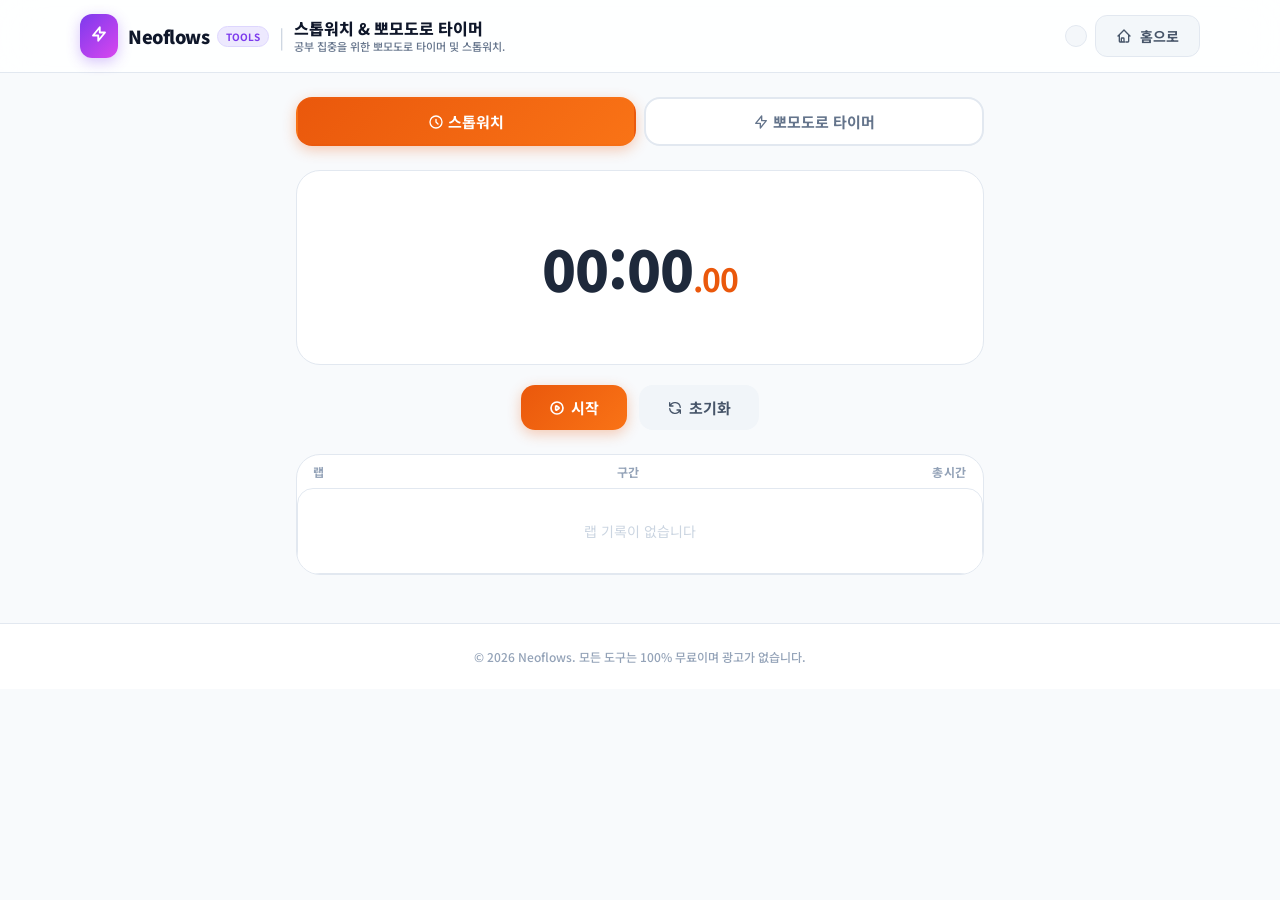
<file: timer.html>
<!DOCTYPE html>
<html lang="ko">
<head>
<meta charset="UTF-8">
<meta name="viewport" content="width=device-width, initial-scale=1.0">
<title>스톱워치 & 뽀모도로 타이머 - Neoflows Tools</title>
<link rel="preconnect" href="https://fonts.googleapis.com">
<link rel="preconnect" href="https://fonts.gstatic.com" crossorigin>
<link href="https://fonts.googleapis.com/css2?family=Noto+Sans+KR:wght@300;400;500;600;700;800;900&display=swap" rel="stylesheet">
<link rel="stylesheet" href="css/common.css">
<style id='nfDarkOverrides'></style>
<style id='timerDarkOverrides'></style>
<style>
/* ---- Page-specific styles ---- */
.nf-main { max-width: 720px; margin: 0 auto; padding: 1.5rem 1rem 3rem; }

/* Tab bar */
.tab-bar { display: flex; gap: 0.5rem; margin-bottom: 1.5rem; }
.tab-btn {
  flex: 1; padding: 0.75rem 1rem; border: 2px solid #e2e8f0; border-radius: 1rem; background: white;
  font-weight: 700; font-size: 0.9375rem; cursor: pointer; transition: all 0.2s; color: #64748b;
  font-family: inherit;
}
.tab-btn:hover { border-color: #ea580c; color: #ea580c; }
.tab-btn.active { background: linear-gradient(135deg, #ea580c, #f97316); color: white; border-color: transparent; box-shadow: 0 4px 14px rgba(234,88,12,0.3); }

/* Tab panels */
.tab-panel { display: none; }
.tab-panel.active { display: block; animation: fadeIn 0.3s ease; }
@keyframes fadeIn { from { opacity: 0; transform: translateY(8px); } to { opacity: 1; transform: translateY(0); } }

/* ---- Stopwatch ---- */
.sw-display {
  text-align: center; padding: 2rem 1rem;
  font-size: 3.5rem; font-weight: 900; letter-spacing: -0.02em;
  font-variant-numeric: tabular-nums; color: #1e293b;
}
.sw-display .ms { font-size: 2rem; color: #ea580c; font-weight: 700; }

.sw-btns { display: flex; justify-content: center; gap: 0.75rem; margin-bottom: 1.5rem; flex-wrap: wrap; }
.sw-btn {
  padding: 0.75rem 1.75rem; border-radius: 0.875rem; border: none;
  font-weight: 700; font-size: 0.9375rem; cursor: pointer; transition: all 0.2s;
  font-family: inherit; display: flex; align-items: center; gap: 0.375rem;
}
.sw-btn:active { transform: scale(0.96); }
.sw-btn-primary { background: linear-gradient(135deg, #ea580c, #f97316); color: white; box-shadow: 0 4px 14px rgba(234,88,12,0.3); }
.sw-btn-primary:hover { box-shadow: 0 6px 20px rgba(234,88,12,0.4); }
.sw-btn-secondary { background: #f1f5f9; color: #475569; }
.sw-btn-secondary:hover { background: #e2e8f0; }

/* Lap list */
.lap-header { display: flex; justify-content: space-between; padding: 0.5rem 1rem; font-size: 0.75rem; font-weight: 700; color: #94a3b8; text-transform: uppercase; letter-spacing: 0.05em; }
.lap-list { max-height: 20rem; overflow-y: auto; border-radius: 1rem; border: 1px solid #e2e8f0; background: white; }
.lap-item {
  display: flex; justify-content: space-between; align-items: center;
  padding: 0.625rem 1rem; border-bottom: 1px solid #f1f5f9; font-size: 0.875rem;
  transition: background 0.15s; animation: slideIn 0.25s ease;
}
.lap-item:last-child { border-bottom: none; }
.lap-item:hover { background: #f8fafc; }
.lap-item.best .lap-split { color: #059669; font-weight: 700; }
.lap-item.worst .lap-split { color: #dc2626; font-weight: 700; }
.lap-item .lap-num { color: #94a3b8; font-weight: 500; min-width: 4.5rem; }
.lap-item .lap-split { font-variant-numeric: tabular-nums; font-weight: 600; }
.lap-item .lap-total { font-variant-numeric: tabular-nums; color: #64748b; }
.lap-empty { text-align: center; padding: 2rem; color: #cbd5e1; font-size: 0.875rem; }
@keyframes slideIn { from { opacity: 0; transform: translateX(-12px); } to { opacity: 1; transform: translateX(0); } }

/* ---- Pomodoro ---- */
.pomo-center { display: flex; flex-direction: column; align-items: center; padding: 1rem 0; }

/* Preset buttons */
.pomo-presets { display: flex; gap: 0.5rem; margin-bottom: 1.5rem; flex-wrap: wrap; justify-content: center; }
.preset-btn {
  padding: 0.5rem 1rem; border-radius: 0.75rem; border: 2px solid #e2e8f0;
  background: white; font-weight: 600; font-size: 0.8125rem; cursor: pointer;
  transition: all 0.2s; font-family: inherit; color: #475569;
}
.preset-btn:hover { border-color: #ea580c; color: #ea580c; }
.preset-btn.active { background: linear-gradient(135deg, #ea580c, #f97316); color: white; border-color: transparent; box-shadow: 0 4px 14px rgba(234,88,12,0.25); }

/* Custom time input */
.custom-time-row { display: none; align-items: center; gap: 0.5rem; margin-bottom: 1rem; justify-content: center; }
.custom-time-row.show { display: flex; }
.custom-time-input {
  width: 4.5rem; padding: 0.5rem; border: 2px solid #e2e8f0; border-radius: 0.75rem;
  text-align: center; font-size: 1rem; font-weight: 700; font-family: inherit; background: white; color: #1e293b;
}
.custom-time-input:focus { outline: none; border-color: #ea580c; box-shadow: 0 0 0 3px rgba(234,88,12,0.15); }
.custom-time-label { font-size: 0.8125rem; color: #94a3b8; font-weight: 600; }
.custom-time-apply {
  padding: 0.5rem 1rem; border-radius: 0.75rem; border: none; background: linear-gradient(135deg, #ea580c, #f97316);
  color: white; font-weight: 700; font-size: 0.8125rem; cursor: pointer; font-family: inherit;
  transition: all 0.2s;
}
.custom-time-apply:hover { box-shadow: 0 4px 14px rgba(234,88,12,0.3); }

/* SVG Circle Timer */
.pomo-ring-wrap { position: relative; width: 260px; height: 260px; margin-bottom: 1.25rem; }
@media (max-width: 400px) { .pomo-ring-wrap { width: 220px; height: 220px; } }
.pomo-ring-svg { width: 100%; height: 100%; transform: rotate(-90deg); }
.pomo-ring-bg { fill: none; stroke: #f1f5f9; stroke-width: 8; }
.pomo-ring-fg { fill: none; stroke: url(#pomoGrad); stroke-width: 8; stroke-linecap: round; transition: stroke-dashoffset 0.5s ease; }
.pomo-ring-inner {
  position: absolute; inset: 0; display: flex; flex-direction: column; align-items: center; justify-content: center;
}
.pomo-time-display { font-size: 2.75rem; font-weight: 900; color: #1e293b; font-variant-numeric: tabular-nums; line-height: 1; }
.pomo-session-label { font-size: 0.8125rem; color: #94a3b8; font-weight: 600; margin-top: 0.375rem; }

/* Pomo action buttons */
.pomo-btns { display: flex; justify-content: center; gap: 0.75rem; margin-bottom: 1.25rem; }

/* Suggestion banner */
.suggestion-banner {
  display: none; align-items: center; gap: 0.75rem; padding: 0.875rem 1.25rem;
  background: linear-gradient(135deg, rgba(234,88,12,0.08), rgba(249,115,22,0.08));
  border: 1px solid rgba(234,88,12,0.2); border-radius: 1rem; margin-bottom: 1rem;
  font-size: 0.875rem; color: #475569; font-weight: 500;
}
.suggestion-banner.show { display: flex; animation: fadeIn 0.4s ease; }
.suggestion-banner svg { flex-shrink: 0; color: #ea580c; }
.suggestion-apply {
  margin-left: auto; padding: 0.375rem 0.875rem; border-radius: 0.625rem; border: none;
  background: linear-gradient(135deg, #ea580c, #f97316); color: white;
  font-weight: 700; font-size: 0.8125rem; cursor: pointer; font-family: inherit;
  white-space: nowrap; transition: all 0.2s;
}
.suggestion-apply:hover { box-shadow: 0 4px 14px rgba(234,88,12,0.3); }

/* Today stats */
.today-stats { display: flex; gap: 0.75rem; justify-content: center; flex-wrap: wrap; }
.today-stat {
  display: flex; align-items: center; gap: 0.5rem; padding: 0.625rem 1rem;
  background: #f8fafc; border-radius: 0.875rem; border: 1px solid #e2e8f0;
}
.today-stat-icon { color: #ea580c; }
.today-stat-label { font-size: 0.75rem; color: #94a3b8; font-weight: 600; }
.today-stat-value { font-size: 1rem; font-weight: 800; color: #1e293b; font-variant-numeric: tabular-nums; }

/* Pulse animation when timer is running */
@keyframes pulseRing { 0%, 100% { opacity: 1; } 50% { opacity: 0.6; } }
.running .pomo-ring-fg { animation: pulseRing 2s ease-in-out infinite; }
.running .sw-display { animation: pulseRing 2s ease-in-out infinite; }

/* Timer done flash */
@keyframes flashBorder { 0%, 100% { box-shadow: 0 0 0 0 rgba(234,88,12,0); } 50% { box-shadow: 0 0 0 8px rgba(234,88,12,0.2); } }
.timer-done .pomo-ring-wrap { animation: flashBorder 1s ease 3; }

/* ---- Dark Mode (page-specific) ---- */
body.dark .tab-btn { background: #0f172a; border-color: #1e293b; color: #94a3b8; }
body.dark .tab-btn:hover { border-color: #ea580c; color: #ea580c; }
body.dark .sw-display { color: #f8fafc; }
body.dark .sw-display .ms { color: #f97316; }
body.dark .sw-btn-secondary { background: #1e293b; color: #94a3b8; }
body.dark .sw-btn-secondary:hover { background: #334155; }
body.dark .lap-list { background: #0f172a; border-color: #1e293b; }
body.dark .lap-item { border-bottom-color: #1e293b; }
body.dark .lap-item:hover { background: #1e293b; }
body.dark .lap-item .lap-num { color: #64748b; }
body.dark .lap-item .lap-total { color: #94a3b8; }
body.dark .lap-item.best .lap-split { color: #34d399; }
body.dark .lap-item.worst .lap-split { color: #f87171; }
body.dark .lap-header { color: #64748b; }
body.dark .lap-empty { color: #475569; }
body.dark .preset-btn { background: #0f172a; border-color: #1e293b; color: #94a3b8; }
body.dark .preset-btn:hover { border-color: #ea580c; color: #ea580c; }
body.dark .custom-time-input { background: #0f172a; border-color: #1e293b; color: #f8fafc; }
body.dark .pomo-ring-bg { stroke: #1e293b; }
body.dark .pomo-time-display { color: #f8fafc; }
body.dark .suggestion-banner { background: rgba(234,88,12,0.12); border-color: rgba(234,88,12,0.25); color: #cbd5e1; }
body.dark .today-stat { background: #0f172a; border-color: #1e293b; }
body.dark .today-stat-label { color: #64748b; }
body.dark .today-stat-value { color: #f8fafc; }
</style>
</head>
<body>
<div id="app"></div>
<script src="js/common.js"></script>
<script>
(function() {
  'use strict';

  // ========================
  //  CONSTANTS
  // ========================
  const ORANGE = '#ea580c';
  const ORANGE_LIGHT = '#f97316';
  const STORAGE_FOCUS_KEY = 'nf_pomo_focus_today';
  const MAX_LAPS = 50;

  const PRESETS = [
    { label: '25분 (집중)', minutes: 25, type: 'work' },
    { label: '5분 (짧은 휴식)', minutes: 5, type: 'break' },
    { label: '15분 (긴 휴식)', minutes: 15, type: 'break' },
    { label: '직접 설정', minutes: 0, type: 'custom' },
  ];

  // ========================
  //  STATE
  // ========================
  let activeTab = 'stopwatch';

  // Stopwatch state
  let swRunning = false;
  let swStartTime = 0;
  let swElapsed = 0;
  let swAnimFrame = null;
  let swLaps = [];
  let swLastLapTime = 0;

  // Pomodoro state
  let pomoRunning = false;
  let pomoEndTime = 0;
  let pomoRemaining = 0;
  let pomoTotalDuration = 25 * 60 * 1000;
  let pomoInterval = null;
  let pomoSessionCount = 0;
  let pomoCurrentType = 'work';
  let pomoSuggestion = null;

  // ========================
  //  UTILITY
  // ========================
  function formatSW(ms) {
    var totalSec = Math.floor(ms / 1000);
    var h = Math.floor(totalSec / 3600);
    var m = Math.floor((totalSec % 3600) / 60);
    var s = totalSec % 60;
    var centisec = Math.floor((ms % 1000) / 10);
    var pad = function(n) { return String(n).padStart(2, '0'); };
    return {
      main: h > 0 ? (pad(h) + ':' + pad(m) + ':' + pad(s)) : (pad(m) + ':' + pad(s)),
      ms: '.' + pad(centisec)
    };
  }

  function fmtLap(ms) {
    var t = Math.floor(ms / 1000);
    var h = Math.floor(t / 3600);
    var m = Math.floor((t % 3600) / 60);
    var s = t % 60;
    var c = Math.floor((ms % 1000) / 10);
    var pad = function(n) { return String(n).padStart(2, '0'); };
    if (h > 0) return pad(h) + ':' + pad(m) + ':' + pad(s) + '.' + pad(c);
    return pad(m) + ':' + pad(s) + '.' + pad(c);
  }

  function getTodayKey() {
    var d = new Date();
    return d.getFullYear() + '-' + String(d.getMonth()+1).padStart(2,'0') + '-' + String(d.getDate()).padStart(2,'0');
  }

  function loadFocusData() {
    try {
      var raw = localStorage.getItem(STORAGE_FOCUS_KEY);
      if (raw) {
        var data = JSON.parse(raw);
        if (data.date === getTodayKey()) return data;
      }
    } catch(e) {}
    return { date: getTodayKey(), totalMS: 0, sessions: 0 };
  }

  function saveFocusData(data) {
    localStorage.setItem(STORAGE_FOCUS_KEY, JSON.stringify(data));
  }

  // Web Audio API beep
  function playBeep() {
    try {
      var ctx = new (window.AudioContext || window.webkitAudioContext)();
      var times = [0, 0.25, 0.5];
      times.forEach(function(t) {
        var osc = ctx.createOscillator();
        var gain = ctx.createGain();
        osc.connect(gain);
        gain.connect(ctx.destination);
        osc.frequency.value = 880;
        osc.type = 'sine';
        gain.gain.setValueAtTime(0.3, ctx.currentTime + t);
        gain.gain.exponentialRampToValueAtTime(0.01, ctx.currentTime + t + 0.2);
        osc.start(ctx.currentTime + t);
        osc.stop(ctx.currentTime + t + 0.2);
      });
    } catch(e) {}
  }

  // ========================
  //  STOPWATCH LOGIC
  // ========================
  function swTick() {
    if (!swRunning) return;
    var now = performance.now();
    var current = swElapsed + (now - swStartTime);
    updateSWDisplay(current);
    swAnimFrame = requestAnimationFrame(swTick);
  }

  function updateSWDisplay(ms) {
    var f = formatSW(ms);
    document.getElementById('swTime').innerHTML = f.main + '<span class="ms">' + f.ms + '</span>';
  }

  function swStart() {
    if (swRunning) return;
    swRunning = true;
    swStartTime = performance.now();
    swTick();
    updateSWButtons();
    document.querySelector('.sw-display-card').classList.add('running');
  }

  function swPause() {
    if (!swRunning) return;
    swRunning = false;
    swElapsed += performance.now() - swStartTime;
    cancelAnimationFrame(swAnimFrame);
    updateSWButtons();
    document.querySelector('.sw-display-card').classList.remove('running');
  }

  function swReset() {
    swPause();
    swElapsed = 0;
    swLastLapTime = 0;
    swLaps = [];
    updateSWDisplay(0);
    renderLaps();
  }

  function swLap() {
    if (!swRunning && swElapsed === 0) return;
    var currentTotal = swRunning ? swElapsed + (performance.now() - swStartTime) : swElapsed;
    var split = currentTotal - swLastLapTime;
    swLaps.unshift({ split: split, total: currentTotal });
    if (swLaps.length > MAX_LAPS) swLaps.pop();
    swLastLapTime = currentTotal;
    renderLaps();
  }

  function updateSWButtons() {
    var startBtn = document.getElementById('swStartBtn');
    var lapBtn = document.getElementById('swLapBtn');
    if (swRunning) {
      startBtn.innerHTML = '<svg style="width:1rem;height:1rem" fill="none" stroke="currentColor" viewBox="0 0 24 24"><path stroke-linecap="round" stroke-linejoin="round" stroke-width="2.5" d="M10 9v6m4-6v6"/></svg> 일시정지';
      startBtn.onclick = swPause;
      lapBtn.style.display = 'flex';
    } else {
      startBtn.innerHTML = '<svg style="width:1rem;height:1rem" fill="none" stroke="currentColor" viewBox="0 0 24 24"><path stroke-linecap="round" stroke-linejoin="round" stroke-width="2.5" d="M14.752 11.168l-3.197-2.132A1 1 0 0010 9.87v4.263a1 1 0 001.555.832l3.197-2.132a1 1 0 000-1.664z"/><path stroke-linecap="round" stroke-linejoin="round" stroke-width="2.5" d="M21 12a9 9 0 11-18 0 9 9 0 0118 0z"/></svg> 시작';
      startBtn.onclick = swStart;
      lapBtn.style.display = swElapsed > 0 ? 'flex' : 'none';
    }
  }

  function renderLaps() {
    var container = document.getElementById('lapList');
    if (swLaps.length === 0) {
      container.innerHTML = '<div class="lap-empty">랩 기록이 없습니다</div>';
      return;
    }
    var bestIdx = 0, worstIdx = 0;
    if (swLaps.length > 1) {
      var minSplit = Infinity, maxSplit = -Infinity;
      swLaps.forEach(function(l, i) {
        if (l.split < minSplit) { minSplit = l.split; bestIdx = i; }
        if (l.split > maxSplit) { maxSplit = l.split; worstIdx = i; }
      });
    }
    var html = '<div class="lap-header"><span>랩</span><span>구간</span><span>총시간</span></div>';
    swLaps.forEach(function(l, i) {
      var cls = i === bestIdx ? ' best' : (i === worstIdx ? ' worst' : '');
      var badge = swLaps.length > 1 ? (i === bestIdx ? ' 🏆' : (i === worstIdx ? ' 🐢' : '')) : '';
      html += '<div class="lap-item' + cls + '">'
        + '<span class="lap-num">랩 ' + (swLaps.length - i) + badge + '</span>'
        + '<span class="lap-split">' + fmtLap(l.split) + '</span>'
        + '<span class="lap-total">' + fmtLap(l.total) + '</span>'
        + '</div>';
    });
    container.innerHTML = html;
  }

  // ========================
  //  POMODORO LOGIC
  // ========================
  function pomoSetDuration(minutes, type, presetIdx) {
    if (pomoRunning) return;
    pomoTotalDuration = minutes * 60 * 1000;
    pomoRemaining = pomoTotalDuration;
    pomoCurrentType = type;
    pomoSuggestion = null;

    document.querySelectorAll('.preset-btn').forEach(function(b, i) {
      b.classList.toggle('active', i === presetIdx);
    });

    var customRow = document.getElementById('customTimeRow');
    customRow.classList.toggle('show', type === 'custom');

    updateSessionLabel();
    updatePomoDisplay();
    updateSuggestionBanner();
    document.querySelector('.pomo-timer-card').classList.remove('timer-done');
  }

  function pomoApplyCustom() {
    var minInput = document.getElementById('customMin');
    var secInput = document.getElementById('customSec');
    var mins = parseInt(minInput.value) || 0;
    var secs = parseInt(secInput.value) || 0;
    var totalSecs = mins * 60 + secs;
    if (totalSecs < 1) {
      showToast('1초 이상을 입력해주세요');
      return;
    }
    if (totalSecs > 5999) {
      showToast('99분 59초 이하로 설정해주세요');
      return;
    }
    pomoTotalDuration = totalSecs * 1000;
    pomoRemaining = pomoTotalDuration;
    pomoUpdateRing();
    updatePomoDisplay();
  }

  function pomoStart() {
    if (pomoRunning) return;
    if (pomoRemaining <= 0) {
      pomoRemaining = pomoTotalDuration;
    }
    pomoRunning = true;
    pomoEndTime = Date.now() + pomoRemaining;
    pomoSuggestion = null;
    updateSuggestionBanner();
    document.querySelector('.pomo-timer-card').classList.add('running');
    document.querySelector('.pomo-timer-card').classList.remove('timer-done');

    pomoInterval = setInterval(function() {
      pomoRemaining = pomoEndTime - Date.now();
      if (pomoRemaining <= 0) {
        pomoRemaining = 0;
        pomoComplete();
        return;
      }
      updatePomoDisplay();
    }, 100);

    updatePomoButtons();
  }

  function pomoPause() {
    if (!pomoRunning) return;
    pomoRunning = false;
    clearInterval(pomoInterval);
    document.querySelector('.pomo-timer-card').classList.remove('running');
    updatePomoButtons();
  }

  function pomoReset() {
    pomoPause();
    pomoRemaining = pomoTotalDuration;
    pomoSuggestion = null;
    updateSuggestionBanner();
    document.querySelector('.pomo-timer-card').classList.remove('timer-done');
    updatePomoDisplay();
    updatePomoButtons();
  }

  function pomoComplete() {
    pomoPause();
    playBeep();

    if (pomoCurrentType === 'work') {
      var data = loadFocusData();
      data.totalMS += pomoTotalDuration;
      data.sessions += 1;
      saveFocusData(data);
      pomoSessionCount = data.sessions;
      updateTodayStats();
      updateSessionLabel();
      pomoSuggestion = { label: '짧은 휴식 시작하기', minutes: 5, type: 'break' };
      showToast('\uD83C\uDFAF 집중 세션 완료! 휴식을 추천합니다.');
    } else {
      pomoSuggestion = { label: '집중 세션 시작하기', minutes: 25, type: 'work' };
      showToast('\u2615 휴식 완료! 다시 집중할 시간입니다.');
    }

    document.querySelector('.pomo-timer-card').classList.add('timer-done');
    updateSuggestionBanner();
    updatePomoButtons();
  }

  function pomoApplySuggestion() {
    if (!pomoSuggestion) return;
    pomoTotalDuration = pomoSuggestion.minutes * 60 * 1000;
    pomoRemaining = pomoTotalDuration;
    pomoCurrentType = pomoSuggestion.type;
    pomoSuggestion = null;
    document.querySelectorAll('.preset-btn').forEach(function(b) { b.classList.remove('active'); });
    document.getElementById('customTimeRow').classList.remove('show');
    updateSessionLabel();
    updatePomoDisplay();
    updateSuggestionBanner();
  }

  function updatePomoDisplay() {
    var totalSec = Math.max(0, Math.ceil(pomoRemaining / 1000));
    var m = Math.floor(totalSec / 60);
    var s = totalSec % 60;
    var pad = function(n) { return String(n).padStart(2, '0'); };
    document.getElementById('pomoTimeDisplay').textContent = pad(m) + ':' + pad(s);
    pomoUpdateRing();
  }

  function pomoUpdateRing() {
    var ring = document.getElementById('pomoRingFg');
    if (!ring) return;
    var circumference = 2 * Math.PI * 115;
    var progress = pomoTotalDuration > 0 ? pomoRemaining / pomoTotalDuration : 1;
    var offset = circumference * (1 - progress);
    ring.style.strokeDasharray = circumference;
    ring.style.strokeDashoffset = offset;
  }

  function updatePomoButtons() {
    var startBtn = document.getElementById('pomoStartBtn');
    if (pomoRunning) {
      startBtn.innerHTML = '<svg style="width:1rem;height:1rem" fill="none" stroke="currentColor" viewBox="0 0 24 24"><path stroke-linecap="round" stroke-linejoin="round" stroke-width="2.5" d="M10 9v6m4-6v6"/></svg> 일시정지';
      startBtn.onclick = pomoPause;
    } else {
      var isDone = pomoRemaining <= 0;
      startBtn.innerHTML = '<svg style="width:1rem;height:1rem" fill="none" stroke="currentColor" viewBox="0 0 24 24"><path stroke-linecap="round" stroke-linejoin="round" stroke-width="2.5" d="M14.752 11.168l-3.197-2.132A1 1 0 0010 9.87v4.263a1 1 0 001.555.832l3.197-2.132a1 1 0 000-1.664z"/><path stroke-linecap="round" stroke-linejoin="round" stroke-width="2.5" d="M21 12a9 9 0 11-18 0 9 9 0 0118 0z"/></svg> ' + (isDone ? '재시작' : '시작');
      startBtn.onclick = pomoStart;
    }
  }

  function updateSessionLabel() {
    var el = document.getElementById('pomoSessionLabel');
    if (!el) return;
    if (pomoCurrentType === 'work') {
      el.textContent = '현재 세션: ' + (pomoSessionCount + 1) + '번째';
    } else {
      el.textContent = pomoTotalDuration === 15 * 60 * 1000 ? '긴 휴식' : '짧은 휴식';
    }
  }

  function updateSuggestionBanner() {
    var banner = document.getElementById('suggestionBanner');
    if (!banner) return;
    if (pomoSuggestion) {
      banner.classList.add('show');
      var textEl = banner.querySelector('.suggestion-text');
      var btnEl = banner.querySelector('.suggestion-apply');
      textEl.textContent = pomoSuggestion.type === 'break' ? '집중 세션이 끝났습니다. 휴식을 취해볼까요?' : '휴식이 끝났습니다. 다시 집중해볼까요?';
      btnEl.textContent = pomoSuggestion.label;
    } else {
      banner.classList.remove('show');
    }
  }

  function updateTodayStats() {
    var data = loadFocusData();
    var totalMins = Math.floor(data.totalMS / 60000);
    var hours = Math.floor(totalMins / 60);
    var mins = totalMins % 60;
    var timeStr = hours > 0 ? (hours + '시간 ' + mins + '분') : (mins + '분');
    var ftEl = document.getElementById('todayFocusTime');
    var scEl = document.getElementById('todaySessionCount');
    if (ftEl) ftEl.textContent = timeStr;
    if (scEl) scEl.textContent = data.sessions + '회';
  }

  // ========================
  //  TAB SWITCHING
  // ========================
  function switchTab(tab) {
    activeTab = tab;
    document.querySelectorAll('.tab-btn').forEach(function(b) {
      b.classList.toggle('active', b.dataset.tab === tab);
    });
    document.querySelectorAll('.tab-panel').forEach(function(p) {
      p.classList.toggle('active', p.id === tab + 'Panel');
    });
  }

  // ========================
  //  RENDER
  // ========================
  function render() {
    var app = document.getElementById('app');
    var presetsHTML = PRESETS.map(function(p, i) {
      return '<button class="preset-btn' + (i === 0 ? ' active' : '') + '" data-preset-idx="' + i + '">' + p.label + '</button>';
    }).join('');

    app.innerHTML = toolHeaderHTML('스톱워치 & 뽀모도로 타이머', '공부 집중을 위한 뽀모도로 타이머 및 스톱워치.')

      + '<main class="nf-main">'

      // Tab Bar
      + '<div class="tab-bar">'
      + '<button class="tab-btn active" data-tab="stopwatch">'
      + '<svg style="width:1rem;height:1rem;vertical-align:-2px;margin-right:4px" fill="none" stroke="currentColor" viewBox="0 0 24 24"><path stroke-linecap="round" stroke-linejoin="round" stroke-width="2" d="M12 8v4l3 3m6-3a9 9 0 11-18 0 9 9 0 0118 0z"/></svg>'
      + '스톱워치</button>'
      + '<button class="tab-btn" data-tab="pomodoro">'
      + '<svg style="width:1rem;height:1rem;vertical-align:-2px;margin-right:4px" fill="none" stroke="currentColor" viewBox="0 0 24 24"><path stroke-linecap="round" stroke-linejoin="round" stroke-width="2" d="M13 10V3L4 14h7v7l9-11h-7z"/></svg>'
      + '뽀모도로 타이머</button>'
      + '</div>'

      // Stopwatch Panel
      + '<div id="stopwatchPanel" class="tab-panel active">'
      + '<div class="nf-card sw-display-card" style="margin-bottom:1.25rem;text-align:center;">'
      + '<div class="sw-display" id="swTime">00:00<span class="ms">.00</span></div>'
      + '</div>'
      + '<div class="sw-btns">'
      + '<button class="sw-btn sw-btn-primary" id="swStartBtn">'
      + '<svg style="width:1rem;height:1rem" fill="none" stroke="currentColor" viewBox="0 0 24 24"><path stroke-linecap="round" stroke-linejoin="round" stroke-width="2.5" d="M14.752 11.168l-3.197-2.132A1 1 0 0010 9.87v4.263a1 1 0 001.555.832l3.197-2.132a1 1 0 000-1.664z"/><path stroke-linecap="round" stroke-linejoin="round" stroke-width="2.5" d="M21 12a9 9 0 11-18 0 9 9 0 0118 0z"/></svg>'
      + ' 시작</button>'
      + '<button class="sw-btn sw-btn-secondary" id="swLapBtn" style="display:none;">'
      + '<svg style="width:1rem;height:1rem" fill="none" stroke="currentColor" viewBox="0 0 24 24"><path stroke-linecap="round" stroke-linejoin="round" stroke-width="2" d="M19 11H5m14 0a2 2 0 012 2v6a2 2 0 01-2 2H5a2 2 0 01-2-2v-6a2 2 0 012-2m14 0V9a2 2 0 00-2-2M5 11V9a2 2 0 012-2m0 0V5a2 2 0 012-2h6a2 2 0 012 2v2M7 7h10"/></svg>'
      + ' 랩</button>'
      + '<button class="sw-btn sw-btn-secondary" id="swResetBtn">'
      + '<svg style="width:1rem;height:1rem" fill="none" stroke="currentColor" viewBox="0 0 24 24"><path stroke-linecap="round" stroke-linejoin="round" stroke-width="2" d="M4 4v5h.582m15.356 2A8.001 8.001 0 004.582 9m0 0H9m11 11v-5h-.581m0 0a8.003 8.003 0 01-15.357-2m15.357 2H15"/></svg>'
      + ' 초기화</button>'
      + '</div>'
      + '<div class="nf-card" style="padding:0;overflow:hidden;">'
      + '<div class="lap-header"><span>랩</span><span>구간</span><span>총시간</span></div>'
      + '<div class="lap-list" id="lapList">'
      + '<div class="lap-empty">랩 기록이 없습니다</div>'
      + '</div>'
      + '</div>'
      + '</div>'

      // Pomodoro Panel
      + '<div id="pomodoroPanel" class="tab-panel">'
      + '<div class="nf-card pomo-timer-card">'
      + '<div class="pomo-center">'

      // Presets
      + '<div class="pomo-presets">' + presetsHTML + '</div>'

      // Custom time input
      + '<div class="custom-time-row" id="customTimeRow">'
      + '<input type="number" class="custom-time-input" id="customMin" min="0" max="99" value="0" placeholder="분" aria-label="분">'
      + '<span class="custom-time-label">분</span>'
      + '<input type="number" class="custom-time-input" id="customSec" min="0" max="59" value="0" placeholder="초" aria-label="초">'
      + '<span class="custom-time-label">초</span>'
      + '<button class="custom-time-apply" id="customApplyBtn">설정</button>'
      + '</div>'

      // SVG Ring
      + '<div class="pomo-ring-wrap">'
      + '<svg class="pomo-ring-svg" viewBox="0 0 260 260">'
      + '<defs><linearGradient id="pomoGrad" x1="0%" y1="0%" x2="100%" y2="100%">'
      + '<stop offset="0%" style="stop-color:' + ORANGE + ';stop-opacity:1" />'
      + '<stop offset="100%" style="stop-color:' + ORANGE_LIGHT + ';stop-opacity:1" />'
      + '</linearGradient></defs>'
      + '<circle class="pomo-ring-bg" cx="130" cy="130" r="115" />'
      + '<circle class="pomo-ring-fg" id="pomoRingFg" cx="130" cy="130" r="115" />'
      + '</svg>'
      + '<div class="pomo-ring-inner">'
      + '<div class="pomo-time-display" id="pomoTimeDisplay">25:00</div>'
      + '<div class="pomo-session-label" id="pomoSessionLabel">현재 세션: 1번째</div>'
      + '</div>'
      + '</div>'

      // Action Buttons
      + '<div class="pomo-btns">'
      + '<button class="sw-btn sw-btn-primary" id="pomoStartBtn">'
      + '<svg style="width:1rem;height:1rem" fill="none" stroke="currentColor" viewBox="0 0 24 24"><path stroke-linecap="round" stroke-linejoin="round" stroke-width="2.5" d="M14.752 11.168l-3.197-2.132A1 1 0 0010 9.87v4.263a1 1 0 001.555.832l3.197-2.132a1 1 0 000-1.664z"/><path stroke-linecap="round" stroke-linejoin="round" stroke-width="2.5" d="M21 12a9 9 0 11-18 0 9 9 0 0118 0z"/></svg>'
      + ' 시작</button>'
      + '<button class="sw-btn sw-btn-secondary" id="pomoResetBtn">'
      + '<svg style="width:1rem;height:1rem" fill="none" stroke="currentColor" viewBox="0 0 24 24"><path stroke-linecap="round" stroke-linejoin="round" stroke-width="2" d="M4 4v5h.582m15.356 2A8.001 8.001 0 004.582 9m0 0H9m11 11v-5h-.581m0 0a8.003 8.003 0 01-15.357-2m15.357 2H15"/></svg>'
      + ' 초기화</button>'
      + '</div>'

      // Suggestion Banner
      + '<div class="suggestion-banner" id="suggestionBanner">'
      + '<svg style="width:1.25rem;height:1.25rem;flex-shrink:0" fill="none" stroke="currentColor" viewBox="0 0 24 24"><path stroke-linecap="round" stroke-linejoin="round" stroke-width="2" d="M13 16h-1v-4h-1m1-4h.01M21 12a9 9 0 11-18 0 9 9 0 0118 0z"/></svg>'
      + '<span class="suggestion-text">휴식을 취해볼까요?</span>'
      + '<button class="suggestion-apply" id="suggestionApplyBtn">짧은 휴식 시작하기</button>'
      + '</div>'

      // Today's Stats
      + '<div class="today-stats">'
      + '<div class="today-stat">'
      + '<svg class="today-stat-icon" style="width:1.125rem;height:1.125rem" fill="none" stroke="currentColor" viewBox="0 0 24 24"><path stroke-linecap="round" stroke-linejoin="round" stroke-width="2" d="M12 8v4l3 3m6-3a9 9 0 11-18 0 9 9 0 0118 0z"/></svg>'
      + '<div><div class="today-stat-label">오늘 집중 시간</div>'
      + '<div class="today-stat-value" id="todayFocusTime">0분</div></div>'
      + '</div>'
      + '<div class="today-stat">'
      + '<svg class="today-stat-icon" style="width:1.125rem;height:1.125rem" fill="none" stroke="currentColor" viewBox="0 0 24 24"><path stroke-linecap="round" stroke-linejoin="round" stroke-width="2" d="M9 12l2 2 4-4m6 2a9 9 0 11-18 0 9 9 0 0118 0z"/></svg>'
      + '<div><div class="today-stat-label">완료한 세션</div>'
      + '<div class="today-stat-value" id="todaySessionCount">0회</div></div>'
      + '</div>'
      + '</div>'

      + '</div></div></div>'
      + '</main>'

      + toolFooterHTML();

    // Bind events
    bindEvents();
    initPage();
  }

  function bindEvents() {
    // Tab buttons
    document.querySelectorAll('.tab-btn').forEach(function(btn) {
      btn.addEventListener('click', function() {
        switchTab(this.dataset.tab);
      });
    });

    // Stopwatch buttons
    document.getElementById('swStartBtn').addEventListener('click', function() {
      if (swRunning) swPause(); else swStart();
    });
    document.getElementById('swLapBtn').addEventListener('click', swLap);
    document.getElementById('swResetBtn').addEventListener('click', swReset);

    // Preset buttons
    document.querySelectorAll('.preset-btn').forEach(function(btn) {
      btn.addEventListener('click', function() {
        var idx = parseInt(this.dataset.presetIdx);
        var p = PRESETS[idx];
        pomoSetDuration(p.minutes, p.type, idx);
      });
    });

    // Custom time
    document.getElementById('customApplyBtn').addEventListener('click', pomoApplyCustom);
    document.getElementById('customMin').addEventListener('keydown', function(e) {
      if (e.key === 'Enter') pomoApplyCustom();
    });
    document.getElementById('customSec').addEventListener('keydown', function(e) {
      if (e.key === 'Enter') pomoApplyCustom();
    });

    // Pomodoro buttons
    document.getElementById('pomoStartBtn').addEventListener('click', function() {
      if (pomoRunning) pomoPause(); else pomoStart();
    });
    document.getElementById('pomoResetBtn').addEventListener('click', pomoReset);

    // Suggestion button
    document.getElementById('suggestionApplyBtn').addEventListener('click', pomoApplySuggestion);
  }

  function initPage() {
    var focusData = loadFocusData();
    pomoSessionCount = focusData.sessions;
    updateTodayStats();
    updateSessionLabel();
    pomoUpdateRing();
    renderLaps();
  }

  // ========================
  //  INIT
  // ========================
  render();

})();
</script>
</body>
</html>
</file>
<file: css/common.css>
/* ======================================== */
/*  Neoflows Free Tools - Shared Styles      */
/*  Design: Violet/Fuchsia theme, Noto Sans  */
/* ======================================== */

/* Base Reset & Typography */
*, *::before, *::after {
  box-sizing: border-box;
  margin: 0;
  padding: 0;
}

body {
  font-family: 'Noto Sans KR', system-ui, -apple-system, sans-serif;
  touch-action: manipulation;
  -webkit-font-smoothing: antialiased;
  -moz-osx-font-smoothing: grayscale;
  transition: background-color 0.3s, color 0.3s;
}

/* Light mode (default) */
body {
  background-color: #f8fafc;
  color: #1e293b;
}

/* Dark mode */
body.dark {
  background-color: #020617;
  color: #e2e8f0;
}

/* Scrollbar */
::-webkit-scrollbar { width: 6px; height: 6px; }
::-webkit-scrollbar-track { background: transparent; }
body:not(.dark) ::-webkit-scrollbar-track { background: #f1f5f9; }
::-webkit-scrollbar-thumb { background: #cbd5e1; border-radius: 3px; }
::-webkit-scrollbar-thumb:hover { background: #94a3b8; }
body.dark ::-webkit-scrollbar-thumb { background: #334155; }
body.dark ::-webkit-scrollbar-thumb:hover { background: #475569; }

/* Selection */
::selection {
  background: #7c3aed;
  color: white;
}

/* ======================================== */
/*  Header                                   */
/* ======================================== */
.nf-header {
  background: rgba(255,255,255,0.85);
  backdrop-filter: blur(20px);
  -webkit-backdrop-filter: blur(20px);
  border-bottom: 1px solid #e2e8f0;
  position: sticky;
  top: 0;
  z-index: 40;
}
body.dark .nf-header {
  background: rgba(15,23,42,0.85);
  border-bottom-color: #1e293b;
}

/* ======================================== */
/*  Cards                                    */
/* ======================================== */
.nf-card {
  background: white;
  border: 1px solid #e2e8f0;
  border-radius: 1.5rem;
  padding: 1.5rem;
  transition: all 0.2s ease;
}
body.dark .nf-card {
  background: #0f172a;
  border-color: #1e293b;
}

.nf-card-hover {
  cursor: pointer;
}
.nf-card-hover:hover {
  transform: translateY(-4px);
  box-shadow: 0 10px 25px -5px rgba(0,0,0,0.1);
}
body.dark .nf-card-hover:hover {
  box-shadow: 0 10px 25px -5px rgba(0,0,0,0.4);
}

/* ======================================== */
/*  Buttons                                  */
/* ======================================== */
.nf-btn {
  display: inline-flex;
  align-items: center;
  justify-content: center;
  gap: 0.5rem;
  padding: 0.625rem 1.25rem;
  border-radius: 0.75rem;
  font-weight: 700;
  font-size: 0.875rem;
  border: none;
  cursor: pointer;
  transition: all 0.15s ease;
  text-decoration: none;
  line-height: 1.25rem;
}
.nf-btn:active { transform: scale(0.97); }

.nf-btn-primary {
  background: linear-gradient(135deg, #7c3aed, #a855f7);
  color: white;
  box-shadow: 0 4px 14px rgba(124,58,237,0.3);
}
.nf-btn-primary:hover {
  background: linear-gradient(135deg, #6d28d9, #9333ea);
  box-shadow: 0 6px 20px rgba(124,58,237,0.4);
}

.nf-btn-ghost {
  background: rgba(241,245,249,0.8);
  color: #475569;
  border: 1px solid #e2e8f0;
}
.nf-btn-ghost:hover {
  background: #e2e8f0;
}
body.dark .nf-btn-ghost {
  background: rgba(30,41,59,0.8);
  color: #94a3b8;
  border-color: #334155;
}
body.dark .nf-btn-ghost:hover {
  background: #334155;
}

/* Color variants for buttons */
.nf-btn-violet { background: #7c3aed; color: white; }
.nf-btn-violet:hover { background: #6d28d9; }
.nf-btn-amber { background: #f59e0b; color: white; }
.nf-btn-amber:hover { background: #d97706; }
.nf-btn-sky { background: #0284c7; color: white; }
.nf-btn-sky:hover { background: #0369a1; }
.nf-btn-emerald { background: #059669; color: white; }
.nf-btn-emerald:hover { background: #047857; }
.nf-btn-purple { background: #9333ea; color: white; }
.nf-btn-purple:hover { background: #7e22ce; }
.nf-btn-rose { background: #e11d48; color: white; }
.nf-btn-rose:hover { background: #be123c; }
.nf-btn-cyan { background: #0891b2; color: white; }
.nf-btn-cyan:hover { background: #0e7490; }
.nf-btn-teal { background: #0d9488; color: white; }
.nf-btn-teal:hover { background: #0f766e; }
.nf-btn-orange { background: #ea580c; color: white; }
.nf-btn-orange:hover { background: #c2410c; }
.nf-btn-pink { background: #db2777; color: white; }
.nf-btn-pink:hover { background: #be185d; }

/* ======================================== */
/*  Inputs                                   */
/* ======================================== */
.nf-input {
  width: 100%;
  padding: 0.75rem 1rem;
  border: 1px solid #e2e8f0;
  border-radius: 0.75rem;
  font-size: 0.875rem;
  font-family: inherit;
  background: white;
  color: #1e293b;
  transition: all 0.15s ease;
  outline: none;
}
.nf-input:focus {
  border-color: #8b5cf6;
  box-shadow: 0 0 0 3px rgba(139,92,246,0.15);
}
.nf-input::placeholder { color: #94a3b8; }
body.dark .nf-input {
  background: #0f172a;
  border-color: #1e293b;
  color: #e2e8f0;
}
body.dark .nf-input:focus {
  border-color: #7c3aed;
  box-shadow: 0 0 0 3px rgba(124,58,237,0.2);
}
body.dark .nf-input::placeholder { color: #475569; }

.nf-textarea {
  width: 100%;
  padding: 0.75rem 1rem;
  border: 1px solid #e2e8f0;
  border-radius: 0.75rem;
  font-size: 0.875rem;
  font-family: inherit;
  background: white;
  color: #1e293b;
  transition: all 0.15s ease;
  outline: none;
  resize: vertical;
  min-height: 100px;
}
.nf-textarea:focus {
  border-color: #8b5cf6;
  box-shadow: 0 0 0 3px rgba(139,92,246,0.15);
}
body.dark .nf-textarea {
  background: #0f172a;
  border-color: #1e293b;
  color: #e2e8f0;
}
body.dark .nf-textarea:focus {
  border-color: #7c3aed;
  box-shadow: 0 0 0 3px rgba(124,58,237,0.2);
}

/* ======================================== */
/*  Badge                                    */
/* ======================================== */
.nf-badge {
  display: inline-flex;
  align-items: center;
  padding: 0.25rem 0.625rem;
  border-radius: 9999px;
  font-size: 0.75rem;
  font-weight: 600;
  border: 1px solid;
}

/* ======================================== */
/*  Animations                               */
/* ======================================== */
@keyframes fadeInUp {
  from { opacity: 0; transform: translateY(20px); }
  to { opacity: 1; transform: translateY(0); }
}
@keyframes fadeIn {
  from { opacity: 0; }
  to { opacity: 1; }
}
@keyframes slideIn {
  from { opacity: 0; transform: translateX(-10px); }
  to { opacity: 1; transform: translateX(0); }
}
@keyframes scaleIn {
  from { opacity: 0; transform: scale(0.95); }
  to { opacity: 1; transform: scale(1); }
}
@keyframes floatSlow {
  0%, 100% { transform: translateY(0px); }
  50% { transform: translateY(-6px); }
}
@keyframes pulse {
  0%, 100% { opacity: 1; }
  50% { opacity: 0.5; }
}
@keyframes spin {
  to { transform: rotate(360deg); }
}
@keyframes popIn {
  0% { transform: scale(0.9); opacity: 0; }
  100% { transform: scale(1); opacity: 1; }
}
@keyframes shimmer {
  0% { background-position: -200% 0; }
  100% { background-position: 200% 0; }
}
@keyframes pulseGlow {
  0%, 100% { transform: scale(1); }
  50% { transform: scale(1.03); }
}

.animate-fade-in-up { animation: fadeInUp 0.5s ease-out forwards; }
.animate-fade-in { animation: fadeIn 0.4s ease-out forwards; }
.animate-slide-in { animation: slideIn 0.3s ease-out forwards; }
.animate-scale-in { animation: scaleIn 0.3s ease-out forwards; }
.animate-float { animation: floatSlow 4s ease-in-out infinite; }
.animate-pulse { animation: pulse 2s cubic-bezier(0.4,0,0.6,1) infinite; }
.animate-spin { animation: spin 1s linear infinite; }
.animate-pop { animation: popIn 0.25s cubic-bezier(0.175,0.885,0.32,1.275) forwards; }
.animate-pulse-glow { animation: pulseGlow 0.6s ease-in-out infinite alternate; }

/* Stagger delays */
.delay-1 { animation-delay: 0.05s; }
.delay-2 { animation-delay: 0.1s; }
.delay-3 { animation-delay: 0.15s; }
.delay-4 { animation-delay: 0.2s; }
.delay-5 { animation-delay: 0.25s; }
.delay-6 { animation-delay: 0.3s; }
.delay-7 { animation-delay: 0.35s; }
.delay-8 { animation-delay: 0.4s; }
.delay-9 { animation-delay: 0.45s; }
.delay-10 { animation-delay: 0.5s; }

/* Initially hidden for stagger animation */
.stagger-hidden {
  opacity: 0;
}

/* ======================================== */
/*  Toast                                    */
/* ======================================== */
.nf-toast {
  position: fixed;
  bottom: 2rem;
  left: 50%;
  transform: translateX(-50%) translateY(20px);
  background: #0f172a;
  color: white;
  padding: 0.75rem 1.5rem;
  border-radius: 1rem;
  font-size: 0.875rem;
  font-weight: 600;
  box-shadow: 0 10px 30px rgba(0,0,0,0.2);
  z-index: 9999;
  opacity: 0;
  transition: all 0.3s ease;
  pointer-events: none;
  white-space: nowrap;
}
.nf-toast.show {
  opacity: 1;
  transform: translateX(-50%) translateY(0);
}
body.dark .nf-toast {
  background: #f8fafc;
  color: #0f172a;
}

/* ======================================== */
/*  Footer                                   */
/* ======================================== */
.nf-footer {
  background: white;
  border-top: 1px solid #e2e8f0;
  margin-top: auto;
}
body.dark .nf-footer {
  background: #0f172a;
  border-top-color: #1e293b;
}

/* ======================================== */
/*  Utility                                  */
/* ======================================== */
.nf-container {
  max-width: 72rem;
  margin-left: auto;
  margin-right: auto;
  padding-left: 1rem;
  padding-right: 1rem;
}
.nf-container-sm {
  max-width: 48rem;
  margin-left: auto;
  margin-right: auto;
  padding-left: 1rem;
  padding-right: 1rem;
}

/* Back to top button */
.nf-top-btn {
  position: fixed;
  bottom: 2rem;
  right: 2rem;
  width: 2.75rem;
  height: 2.75rem;
  border-radius: 50%;
  background: linear-gradient(135deg, #7c3aed, #a855f7);
  color: white;
  border: none;
  cursor: pointer;
  display: flex;
  align-items: center;
  justify-content: center;
  box-shadow: 0 4px 14px rgba(124,58,237,0.3);
  transition: all 0.2s ease;
  z-index: 30;
  opacity: 0;
  pointer-events: none;
  transform: translateY(10px);
}
.nf-top-btn.visible {
  opacity: 1;
  pointer-events: auto;
  transform: translateY(0);
}
.nf-top-btn:hover {
  transform: translateY(-2px);
  box-shadow: 0 6px 20px rgba(124,58,237,0.4);
}

/* ======================================== */
/*  Responsive                               */
/* ======================================== */
@media (max-width: 640px) {
  .nf-container { padding-left: 1rem; padding-right: 1rem; }
  .nf-card { padding: 1.25rem; border-radius: 1.25rem; }
  .nf-btn { padding: 0.5rem 1rem; font-size: 0.8125rem; }
  .nf-input, .nf-textarea { padding: 0.625rem 0.875rem; font-size: 0.8125rem; }
}
</file>
